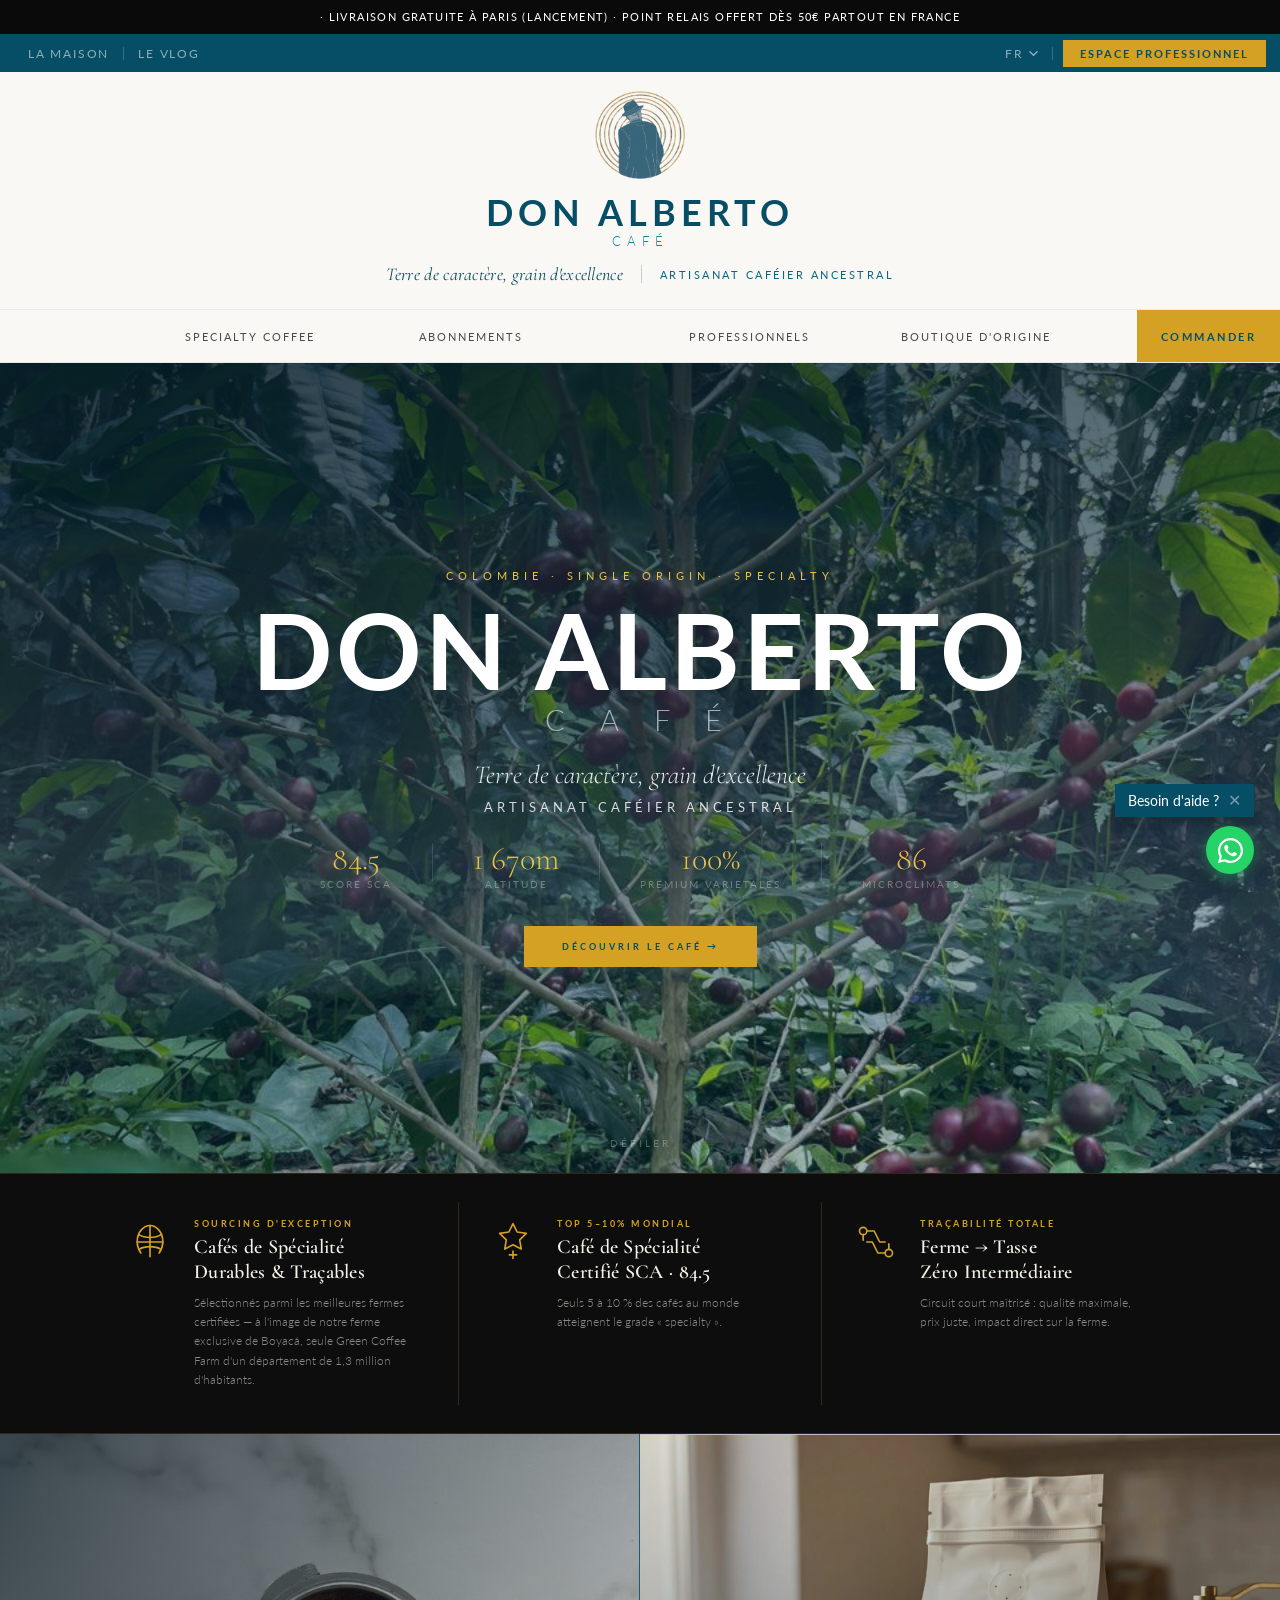
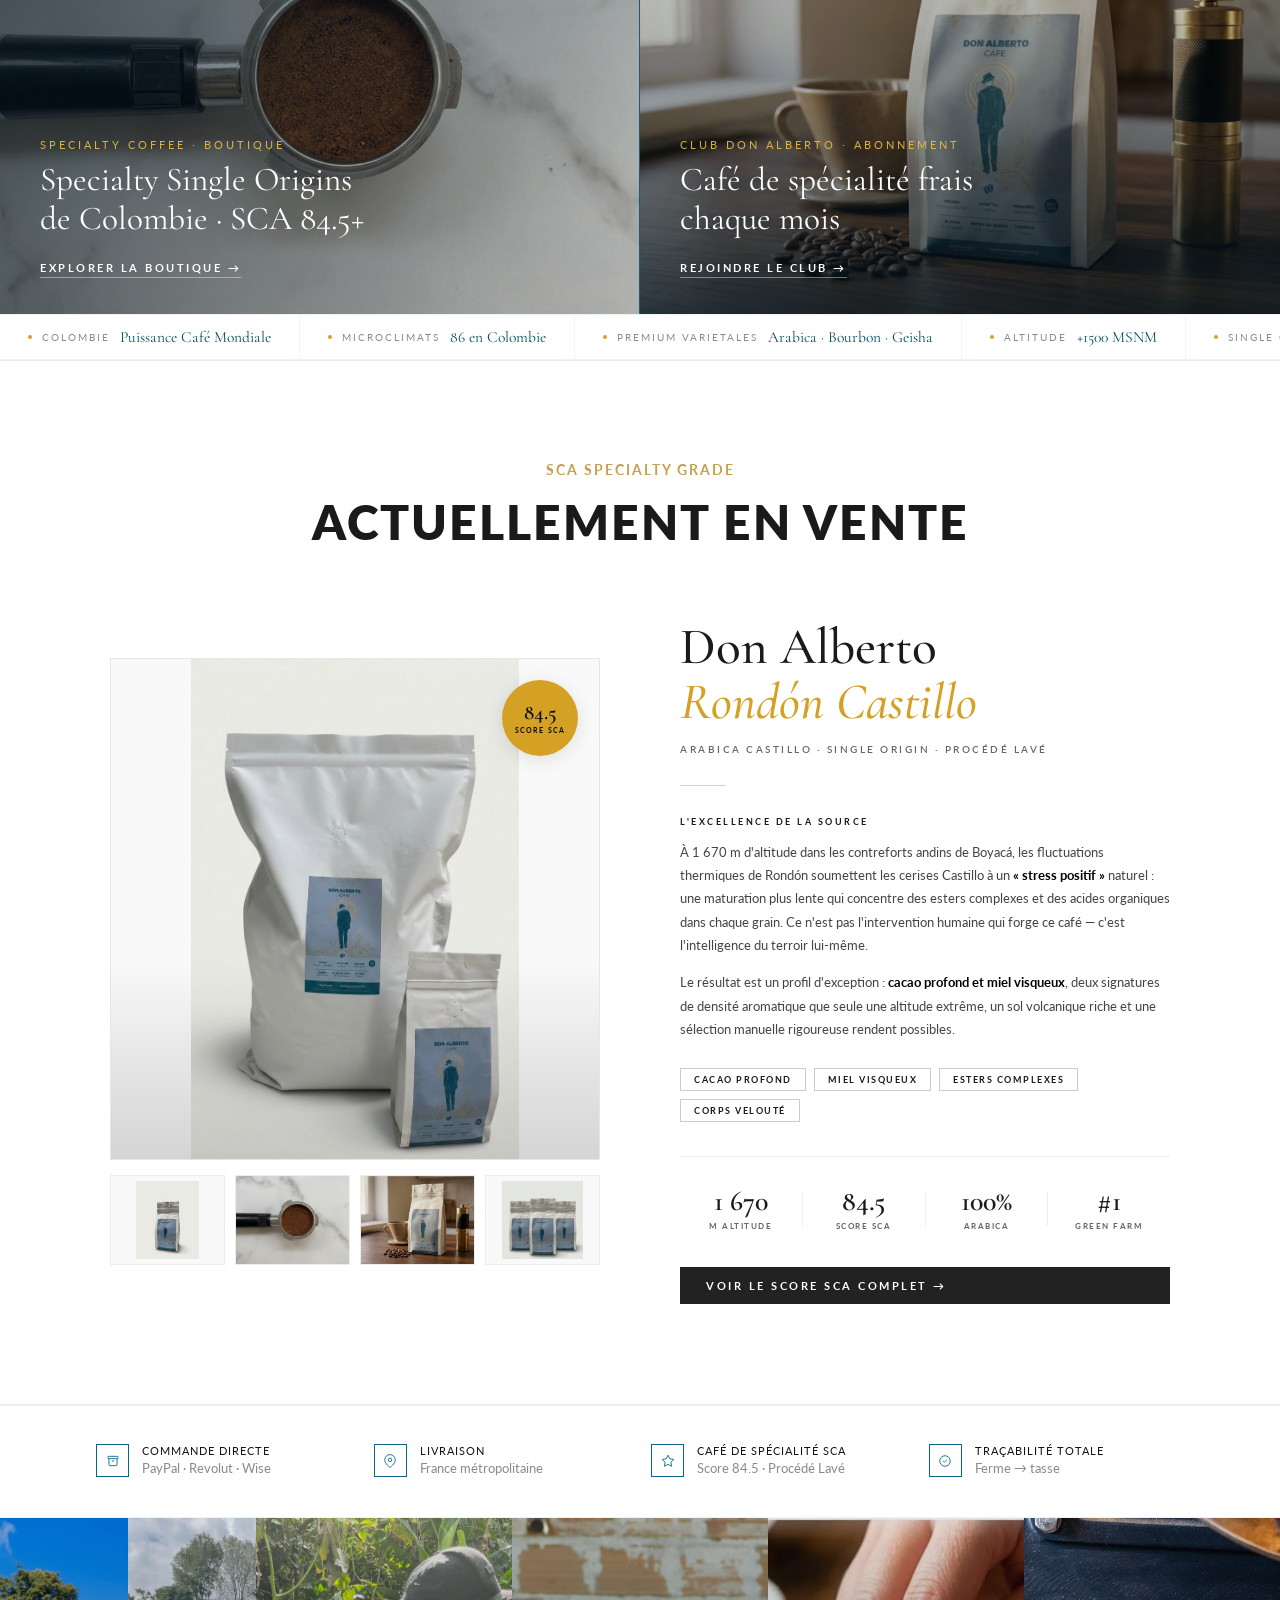
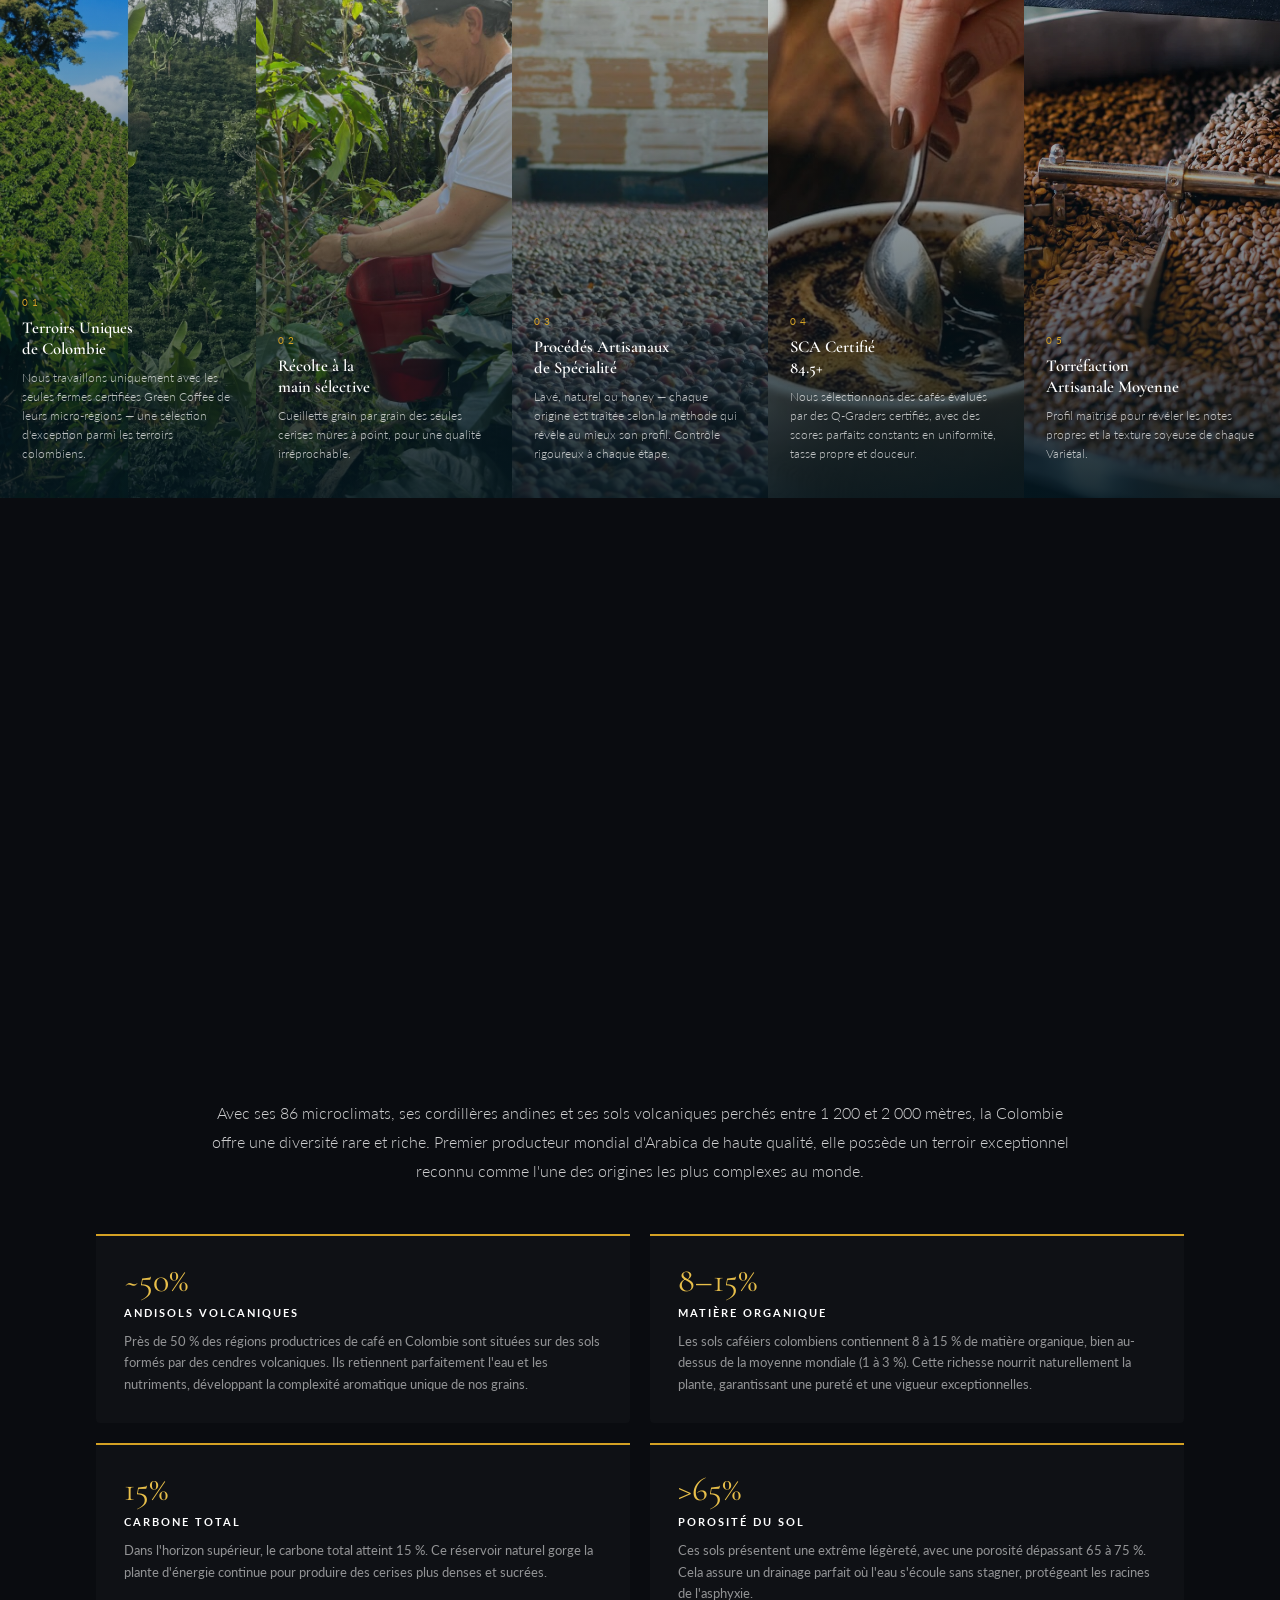
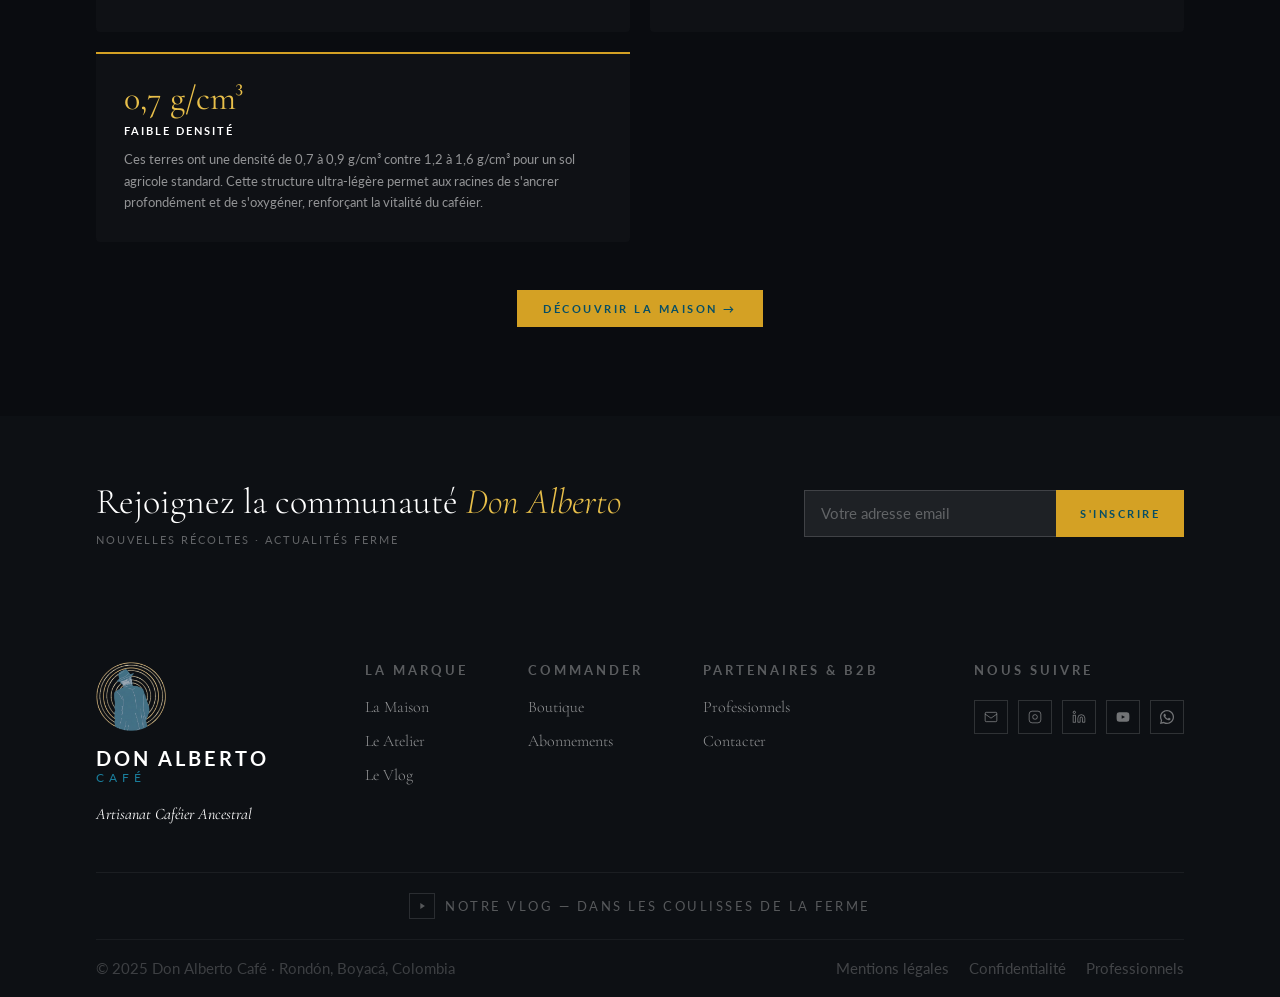
<file: index.html>
<!DOCTYPE html>
<html lang="fr">
<head>
<meta charset="UTF-8">
<meta name="viewport" content="width=device-width, initial-scale=1.0">
<title>Don Alberto Café — Specialty Coffee, Colombia · SCA 84.5</title>
  <link rel="canonical" href="https://donalberto.cafe/">
<meta name="description" content="Don Alberto Café — Café de spécialité Single Origin. Arabica Castillo, Colombie. Score SCA 84.5.">
<link rel="icon" type="image/png" href="logos/favicon.png">
<link rel="preconnect" href="https://fonts.googleapis.com">
<link href="https://fonts.googleapis.com/css2?family=Cormorant+Garamond:ital,wght@0,300;0,400;0,500;0,600;1,300;1,400;1,500&family=Lato:wght@300;400;700&display=swap" rel="stylesheet">
<link rel="stylesheet" href="da-styles.css">
</head>
<body>

<div id="site-header"></div>

<section class="hero" aria-label="Don Alberto Café — Specialty Coffee from Colombia">
  <video class="hero-video" autoplay muted loop playsinline poster="images/farm_cherries1.jpeg">
    <source src="videos/DA_Intro_Final.mp4" type="video/mp4">
    <img src="images/farm_cherries1.jpeg" alt="Don Alberto coffee farm" style="width:100%;height:100%;object-fit:cover;">
  </video>
  <div class="hero-overlay"></div>
  <div class="hero-content">
    <p class="hero-eyebrow" id="h-ey"> Colombie · Single Origin · Specialty</p>
    <h1 class="hero-title">DON ALBERTO<span id="h-sub">C A F É</span></h1>
    <p class="hero-slogan" id="h-sl">Terre de caractère, grain d'excellence</p>
    <p class="hero-craft" id="h-craft">ARTISANAT CAFÉIER ANCESTRAL</p>
    <div class="hero-stats">
      <div><div class="hstat-num">84.5</div><div class="hstat-lbl" id="s-sca">Score SCA</div></div>
      <div class="hero-hdiv"></div>
      <div><div class="hstat-num">1 670m</div><div class="hstat-lbl" id="s-alt">Altitude</div></div>
      <div class="hero-hdiv"></div>
      <div><div class="hstat-num">100%</div><div class="hstat-lbl" id="s-ara">Premium Varietales</div></div>
      <div class="hero-hdiv"></div>
      <div><div class="hstat-num">86</div><div class="hstat-lbl" id="s-stat4">Microclimats</div></div>
    </div>
    <div style="margin-top:36px;animation:fu .9s 1.1s both;">
<a href="boutique.html" id="hero-cta-btn" style="display:inline-flex;align-items:center;gap:10px;background:var(--gold);color:var(--teal-deep);padding:15px 38px;font-family:'Lato',sans-serif;font-size:9px;letter-spacing:3px;text-transform:uppercase;font-weight:700;border:none;cursor:pointer;text-decoration:none;transition:background .2s;">Découvrir le café →</a>    </div>
  </div>
  <div class="hero-scroll"><div class="scroll-line"></div><span id="s-scroll">Défiler</span></div>
</section>

<section class="hero-hooks">
  <div class="hh-inner">

    <div class="hh-item">
      <div class="hh-icon">
        <svg viewBox="0 0 48 48" fill="none" xmlns="http://www.w3.org/2000/svg">
          <path d="M24 6C18 6 10 12 10 24c0 5 2 9 4 12" stroke="currentColor" stroke-width="1.8" stroke-linecap="round"/>
          <path d="M24 6c6 0 14 6 14 18 0 5-2 9-4 12" stroke="currentColor" stroke-width="1.8" stroke-linecap="round"/>
          <path d="M24 6v34" stroke="currentColor" stroke-width="1.8" stroke-linecap="round"/>
          <path d="M10 24h28" stroke="currentColor" stroke-width="1.8" stroke-linecap="round"/>
          <path d="M12 16c3 2 7 3 12 3s9-1 12-3" stroke="currentColor" stroke-width="1.8" stroke-linecap="round"/>
          <path d="M12 32c3-2 7-3 12-3s9 1 12 3" stroke="currentColor" stroke-width="1.8" stroke-linecap="round"/>
        </svg>
      </div>
      <div class="hh-body">
        <div class="hh-tag" id="hh1-tag">Sourcing d'Exception</div>
        <div class="hh-title" id="hh1-title">Cafés de Spécialité<br>Durables & Traçables</div>
        <div class="hh-desc" id="hh1-desc">Sélectionnés parmi les meilleures fermes certifiées — à l'image de notre ferme exclusive de Boyacá, seule Green Coffee Farm d'un département de 1,3 million d'habitants.</div>
      </div>
    </div>

    <div class="hh-divider"></div>

    <div class="hh-item">
      <div class="hh-icon">
        <svg viewBox="0 0 48 48" fill="none" xmlns="http://www.w3.org/2000/svg">
          <path d="M24 4l4.5 9.1 10 1.5-7.2 7 1.7 10L24 27l-9 4.7 1.7-10L9.5 14.6l10-1.5L24 4z" stroke="currentColor" stroke-width="1.8" stroke-linejoin="round"/>
          <path d="M24 34v8M20 38h8" stroke="currentColor" stroke-width="1.8" stroke-linecap="round"/>
        </svg>
      </div>
      <div class="hh-body">
        <div class="hh-tag" id="hh2-tag">Top 5–10% Mondial</div>
        <div class="hh-title" id="hh2-title">Café de Spécialité<br>Certifié SCA · 84.5</div>
        <div class="hh-desc" id="hh2-desc">Seuls 5 à 10 % des cafés au monde atteignent le grade « specialty ».</div>
      </div>
    </div>

    <div class="hh-divider"></div>

    <div class="hh-item">
      <div class="hh-icon">
        <svg viewBox="0 0 48 48" fill="none" xmlns="http://www.w3.org/2000/svg">
          <circle cx="10" cy="12" r="4" stroke="currentColor" stroke-width="1.8"/>
          <circle cx="38" cy="36" r="4" stroke="currentColor" stroke-width="1.8"/>
          <path d="M14 12h8l6 12h6" stroke="currentColor" stroke-width="1.8" stroke-linecap="round" stroke-linejoin="round"/>
          <path d="M34 36h-8l-6-12H14" stroke="currentColor" stroke-width="1.8" stroke-linecap="round" stroke-linejoin="round"/>
          <path d="M10 16v6M38 32v-6" stroke="currentColor" stroke-width="1.8" stroke-linecap="round"/>
        </svg>
      </div>
      <div class="hh-body">
        <div class="hh-tag" id="hh3-tag">Traçabilité Totale</div>
        <div class="hh-title" id="hh3-title">Ferme → Tasse<br>Zéro Intermédiaire</div>
        <div class="hh-desc" id="hh3-desc">Circuit court maîtrisé : qualité maximale, prix juste, impact direct sur la ferme.</div>
      </div>
    </div>

  </div>
  <div class="hh-dots" id="hh-dots"></div>
</section>

<script>
(function(){
  const inner = document.querySelector('.hh-inner');
  const dotsEl = document.getElementById('hh-dots');
  if(!inner || !dotsEl) return;
  const items = inner.querySelectorAll('.hh-item');
  const n = items.length;
  let dots = [];
  for(let i=0;i<n;i++){
    const d = document.createElement('div');
    d.className = 'hh-dot' + (i===0?' active':'');
    d.onclick = ()=>{ inner.scrollTo({left: items[i].offsetLeft, behavior:'smooth'}); };
    dotsEl.appendChild(d);
    dots.push(d);
  }
  inner.addEventListener('scroll', ()=>{
    const idx = Math.round(inner.scrollLeft / inner.offsetWidth);
    dots.forEach((d,i)=>d.classList.toggle('active', i===idx));
  }, {passive:true});
})();
</script>

<style>
/* ── HERO HOOKS ───────────────────────────── */
.hero-hooks {
  background: #0d0d0d;
  border-top: 1px solid rgba(196,160,80,.18);
  border-bottom: 1px solid rgba(196,160,80,.18);
}
.hh-inner {
  display: flex;
  align-items: stretch;
  padding: 0 var(--page-pad);
}
.hh-item {
  flex: 1;
  display: flex;
  align-items: flex-start;
  gap: 22px;
  padding: 44px 32px;
  transition: background .25s;
}
.hh-item:hover { background: rgba(196,160,80,.04); }
.hh-icon {
  flex-shrink: 0;
  width: 44px;
  height: 44px;
  color: var(--gold, #c4a050);
  margin-top: 2px;
}
.hh-icon svg { width: 100%; height: 100%; }
.hh-body { display: flex; flex-direction: column; gap: 6px; }
.hh-tag {
  font-family: 'Lato', sans-serif;
  font-size: 9px;
  font-weight: 700;
  letter-spacing: 2.5px;
  text-transform: uppercase;
  color: var(--gold, #c4a050);
}
.hh-title {
  font-family: 'Cormorant Garamond', serif;
  font-size: 20px;
  font-weight: 600;
  line-height: 1.25;
  color: #f5f0e8;
  letter-spacing: .3px;
}
.hh-desc {
  font-family: 'Lato', sans-serif;
  font-size: 12px;
  font-weight: 300;
  line-height: 1.6;
  color: rgba(245,240,232,.55);
  margin-top: 2px;
}
.hh-divider {
  width: 1px;
  background: rgba(196,160,80,.2);
  margin: 28px 0;
  flex-shrink: 0;
}

@media (max-width: 860px) {
  .hero-hooks { position: relative; }
  .hh-inner {
    flex-direction: row;
    padding: 0;
    overflow-x: scroll;
    scroll-snap-type: x mandatory;
    scrollbar-width: none;
    -ms-overflow-style: none;
  }
  .hh-inner::-webkit-scrollbar { display: none; }
  .hh-item {
    flex: 0 0 100%;
    scroll-snap-align: start;
    padding: 32px 24px;
    gap: 18px;
  }
  .hh-divider { display: none; }
  .hh-title { font-size: 18px; }
  .hh-dots {
    display: flex;
    justify-content: center;
    gap: 8px;
    padding: 10px 0 14px;
    background: #0d0d0d;
    border-bottom: 1px solid rgba(196,160,80,.18);
  }
  .hh-dot {
    width: 7px; height: 7px;
    border-radius: 50%;
    background: rgba(196,160,80,.25);
    cursor: pointer;
    transition: background .2s, transform .2s;
  }
  .hh-dot.active { background: var(--gold, #c4a050); transform: scale(1.3); }
}
@media (min-width: 861px) {
  .hh-dots { display: none; }
}
</style>

<div class="home-panels">
  <a href="boutique.html" class="hp">
    <img class="hp-img" src="images/notre-cafe.png" alt="Specialty Coffee Don Alberto — Boutique" loading="lazy" onerror="this.style.display='none'">
    <div class="hp-ov"></div>
    <div class="hp-cnt">
      <div class="hp-ey" id="p1-ey">Specialty Coffee · Boutique</div>
      <div class="hp-ti" id="p1-ti">Rondón Castillo —<br>SCA 84.5 · Grain entier</div>
      <span class="hp-ct" id="p1-ct">Explorer la boutique →</span>
    </div>
  </a>
  <a href="club.html" class="hp">
    <img class="hp-img" src="images/coffee_kitchen_bg.png" alt="Club Don Alberto — Abonnement mensuel" loading="lazy" onerror="this.style.display='none'">
    <div class="hp-ov"></div>
    <div class="hp-cnt">
      <div class="hp-ey" id="p2-ey">Club Don Alberto · Abonnement</div>
      <div class="hp-ti" id="p2-ti">Café de spécialité frais<br>chaque mois</div>
      <span class="hp-ct" id="p2-ct">Rejoindre le Club →</span>
    </div>
  </a>
</div>

<div class="attrs-strip">
  <div class="attrs-track">
    </div>
</div>

<section class="product-section" id="produit">
  <div style="text-align: center; margin-bottom: 70px;">
    <div style="font-family: 'Lato', sans-serif; font-size: 14px; color: #c4a050; margin-bottom: 15px; text-transform: uppercase; font-weight: 700; letter-spacing: 2px;" data-i18n="prod_grade">SCA Specialty Grade</div>
    <h2 style="font-family: 'Lato', sans-serif; font-size: 48px; font-weight: 800; color: #1a1a1a; text-transform: uppercase; margin: 0; letter-spacing: 2px;" data-i18n="prod_en_vente">Actuellement en Vente</h2>
  </div>

  <div class="prod-inner">

    <div class="prod-visual reveal">
      <div class="prod-img-frame">
        <img src="images/Prod_Both_Formats.png" alt="Don Alberto Café — Formats" class="prod-main-img">
        <div class="prod-img-overlay"></div>
      </div>
      <div class="prod-badge">
        <div class="prod-badge-score">84.5</div>
        <div class="prod-badge-lbl">Score SCA</div>
      </div>

      <div class="prod-gallery">
        <div class="pg-item"><img src="images/Prod_250_gr.png" alt="250g" class="pg-contain"></div>
        <div class="pg-item"><img src="images/notre-cafe.png" alt="Notre Cafe"></div>
        <div class="pg-item"><img src="images/coffee_kitchen_bg.png" alt="Kitchen Setup"></div>
        <div class="pg-item"><img src="images/Prod_3_pack.png" alt="3 Pack" class="pg-contain"></div>
      </div>
    </div>

    <div class="prod-content reveal">
      <h2 class="prod-title">Don Alberto<br><em>Rondón Castillo</em></h2>
      <p class="prod-subtitle">Arabica Castillo · Single Origin · Procédé Lavé</p>

      <div class="prod-divider"></div>

      <div class="prod-quality-label" data-i18n="qlabel">L'Excellence de la Source</div>
      <p class="prod-desc" data-i18n="prod_p1">
        À 1&nbsp;670&nbsp;m d'altitude dans les contreforts andins de Boyacá, les fluctuations thermiques de Rondón soumettent les cerises Castillo à un <strong>« stress positif »</strong> naturel : une maturation plus lente qui concentre des esters complexes et des acides organiques dans chaque grain. Ce n'est pas l'intervention humaine qui forge ce café — c'est l'intelligence du terroir lui-même.
      </p>
      <p class="prod-desc" style="margin-top:14px;" data-i18n="prod_p2">
        Le résultat est un profil d'exception : <strong>cacao profond et miel visqueux</strong>, deux signatures de densité aromatique que seule une altitude extrême, un sol volcanique riche et une sélection manuelle rigoureuse rendent possibles.
      </p>

      <div class="prod-flavors">
        <span class="prod-flavor" data-i18n="prod_f1">Cacao Profond</span>
        <span class="prod-flavor" data-i18n="prod_f2">Miel Visqueux</span>
        <span class="prod-flavor" data-i18n="prod_f3">Esters Complexes</span>
        <span class="prod-flavor" data-i18n="prod_f4">Corps Velouté</span>
      </div>

      <div class="prod-stats">
        <div class="pstat">
          <div class="pstat-val">1&nbsp;670</div>
          <div class="pstat-lbl" data-i18n="prod_alt_lbl">m Altitude</div>
        </div>
        <div class="pstat-div"></div>
        <div class="pstat">
          <div class="pstat-val">84.5</div>
          <div class="pstat-lbl">Score SCA</div>
        </div>
        <div class="pstat-div"></div>
        <div class="pstat">
          <div class="pstat-val">100%</div>
          <div class="pstat-lbl">Arabica</div>
        </div>
        <div class="pstat-div"></div>
        <div class="pstat">
          <div class="pstat-val">#1</div>
          <div class="pstat-lbl">Green Farm</div>
        </div>
      </div>

      <a href="boutique.html#score" class="btn-primary" id="prod-cta" style="margin-top:36px;display:inline-flex;background:#222;color:#fff;border-color:#222;" data-i18n="qcta">
        Voir le score SCA complet →
      </a>
    </div>

  </div>
</section>

<div class="trust-bar">
  <div class="trust-grid">
    <div class="trust-item reveal">
      <div class="trust-icon"><svg viewBox="0 0 24 24" fill="none" stroke="currentColor" stroke-width="1.5"><path d="M5 8h14M5 8a2 2 0 110-4h14a2 2 0 110 4M5 8v10a2 2 0 002 2h10a2 2 0 002-2V8m-9 4h4"/></svg></div>
      <div><div class="trust-h" id="t1h">Commande directe</div><div class="trust-d" id="t1d">PayPal · Revolut · Wise</div></div>
    </div>
    <div class="trust-item reveal">
      <div class="trust-icon"><svg viewBox="0 0 24 24" fill="none" stroke="currentColor" stroke-width="1.5"><path d="M21 10c0 7-9 13-9 13s-9-6-9-13a9 9 0 0118 0z"/><circle cx="12" cy="10" r="3"/></svg></div>
      <div><div class="trust-h" id="t2h">Livraison internationale</div><div class="trust-d" id="t2d">France, Europe &amp; monde</div></div>
    </div>
    <div class="trust-item reveal">
      <div class="trust-icon"><svg viewBox="0 0 24 24" fill="none" stroke="currentColor" stroke-width="1.5"><path d="M12 2l3.09 6.26L22 9.27l-5 4.87 1.18 6.88L12 17.77l-6.18 3.25L7 14.14 2 9.27l6.91-1.01L12 2z"/></svg></div>
      <div><div class="trust-h" id="t3h">Café de spécialité SCA</div><div class="trust-d" id="t3d">Score 84.5 · Procédé Lavé</div></div>
    </div>
    <div class="trust-item reveal">
      <div class="trust-icon"><svg viewBox="0 0 24 24" fill="none" stroke="currentColor" stroke-width="1.5"><path d="M9 12l2 2 4-4m6 2a9 9 0 11-18 0 9 9 0 0118 0z"/></svg></div>
      <div><div class="trust-h" id="t4h">Traçabilité totale</div><div class="trust-d" id="t4d">Ferme → tasse</div></div>
    </div>
  </div>
</div>

<section class="journey-section">
  <div class="jv-grid">
    <div class="jv-panel reveal">
      <img src="images/Terroirs_unicos.png" alt="Terroirs Únicos de Colombie" class="jv-img">
      <div class="jv-overlay"></div>
      <div class="jv-content">
        <span class="jv-num">01</span>
        <div class="journey-title" id="jt1"></div>
        <div class="journey-desc" id="jd1"></div>
      </div>
    </div>
    <div class="jv-panel reveal">
      <img src="images/harvest_man2.jpeg" alt="Cosecha manual" class="jv-img">
      <div class="jv-overlay"></div>
      <div class="jv-content">
        <span class="jv-num">02</span>
        <div class="journey-title" id="jt2"></div>
        <div class="journey-desc" id="jd2"></div>
      </div>
    </div>
    <div class="jv-panel reveal">
      <img src="images/Cafe natural.jpg" alt="Procédés artisanaux" class="jv-img">
      <div class="jv-overlay"></div>
      <div class="jv-content">
        <span class="jv-num">03</span>
        <div class="journey-title" id="jt3"></div>
        <div class="journey-desc" id="jd3"></div>
      </div>
    </div>
    <div class="jv-panel reveal">
      <img src="images/cupping.png" alt="Certification SCA" class="jv-img">
      <div class="jv-overlay"></div>
      <div class="jv-content">
        <span class="jv-num">04</span>
        <div class="journey-title" id="jt4"></div>
        <div class="journey-desc" id="jd4"></div>
      </div>
    </div>
    <div class="jv-panel reveal">
      <img src="images/Coffee_Roasting.webp" alt="Torréfaction artisanale" class="jv-img">
      <div class="jv-overlay"></div>
      <div class="jv-content">
        <span class="jv-num">05</span>
        <div class="journey-title" id="jt5"></div>
        <div class="journey-desc" id="jd5"></div>
      </div>
    </div>
  </div>
</section>


<section class="colombia-section" id="colombia">
  <div class="col-header reveal">
    <div class="section-label center light" id="col-label">Le café premium mondial récolté en continu</div>
    <h2 class="h2 light" id="col-h2">Colombie - <em>1er Producteur de Café Premium</em></h2>
  </div>

  <div class="col-images reveal">
    <img src="images/boyaca-landscapes.jpg" alt="Boyacá Landscapes" class="active">
    <img src="images/Colombian Mountains.jpg" alt="Colombian Mountains">
    <img src="images/agua-montanas-boyaca.jpeg" alt="Boyacá Waterfalls">
    <img src="images/Colombian Landscapes.png" alt="Colombian Flora">
  </div>

  <div class="col-body reveal">
    <p class="body-text light" id="col-p1">Avec ses 86 microclimats, ses cordillères andines et ses sols volcaniques perchés entre 1 200 et 2 000 mètres, la Colombie offre une diversité rare et riche. Premier producteur mondial d'Arabica de haute qualité, elle possède un terroir exceptionnel reconnu comme l'une des origines les plus complexes au monde.</p>

    <div class="col-cards-wrapper">
      <button class="col-arr prev" onclick="moveColCards(-1)">❮</button>
      
      <div class="col-cards-viewport">
        <div class="col-cards" id="col-cards-track">
          <div class="ccard">
            <div class="ccard-val" id="cs1-val">~50%</div>
            <div class="ccard-tit" id="cs1-lbl">Andisols Volcaniques</div>
            <div class="ccard-desc" id="cs1-desc">Près de 50 % des régions productrices de café en Colombie sont situées sur des sols formés par des cendres volcaniques. Ils retiennent parfaitement l'eau et les nutriments, développant la complexité aromatique unique de nos grains.</div>
          </div>
          <div class="ccard">
            <div class="ccard-val" id="cs2-val">8–15%</div>
            <div class="ccard-tit" id="cs2-lbl">Matière Organique</div>
            <div class="ccard-desc" id="cs2-desc">Les sols caféiers colombiens contiennent 8 à 15 % de matière organique, bien au-dessus de la moyenne mondiale (1 à 3 %). Cette richesse nourrit naturellement la plante, garantissant une pureté et une vigueur exceptionnelles.</div>
          </div>
          <div class="ccard">
            <div class="ccard-val" id="cs3-val">15%</div>
            <div class="ccard-tit" id="cs3-lbl">Carbone Total</div>
            <div class="ccard-desc" id="cs3-desc">Dans l'horizon supérieur, le carbone total atteint 15 %. Ce réservoir naturel gorge la plante d'énergie continue pour produire des cerises plus denses et sucrées.</div>
          </div>
          <div class="ccard">
            <div class="ccard-val" id="cs4-val">&gt;65%</div>
            <div class="ccard-tit" id="cs4-lbl">Porosité du Sol</div>
            <div class="ccard-desc" id="cs4-desc">Ces sols présentent une extrême légèreté, avec une porosité dépassant 65 à 75 %. Cela assure un drainage parfait où l'eau s'écoule sans stagner, protégeant les racines de l'asphyxie.</div>
          </div>
          <div class="ccard" style="grid-column: auto;">
            <div class="ccard-val" id="cs5-val">0,7 g/cm³</div>
            <div class="ccard-tit" id="cs5-lbl">Faible Densité</div>
            <div class="ccard-desc" id="cs5-desc">Ces terres ont une densité de 0,7 à 0,9 g/cm³ contre 1,2 à 1,6 g/cm³ pour un sol agricole standard. Cette structure ultra-légère permet aux racines de s'ancrer profondément et de s'oxygéner, renforçant la vitalité du caféier.</div>
          </div>
        </div>
      </div>

      <button class="col-arr next" onclick="moveColCards(1)">❯</button>
    </div>

    <div style="margin-top:48px;">
      <a href="maison.html" class="btn-gold" id="col-cta">Découvrir La Maison →</a>
    </div>
  </div>
</section>

<script>
  // 1. Auto-Fade Colombia Images
  let colImgIdx = 0;
  setInterval(() => {
    const imgs = document.querySelectorAll('.col-images img');
    if(window.innerWidth > 780 || imgs.length === 0) return; // Only animate on mobile
    imgs.forEach(img => img.classList.remove('active'));
    colImgIdx = (colImgIdx + 1) % imgs.length;
    imgs[colImgIdx].classList.add('active');
  }, 4000); // Changes image every 4 seconds

  // 2. Text Cards Arrow Navigation
  let colCardIdx = 0;
  function moveColCards(dir) {
    const track = document.getElementById('col-cards-track');
    const cards = document.querySelectorAll('.ccard');
    if(!track || cards.length === 0) return;

    const cardWidth = cards[0].offsetWidth;
    const trackWidth = track.parentElement.offsetWidth;
    const cardsPerView = Math.round(trackWidth / cardWidth);
    const maxIdx = cards.length - cardsPerView;

    colCardIdx += dir;
    if(colCardIdx < 0) colCardIdx = 0;
    if(colCardIdx > maxIdx) colCardIdx = maxIdx;

    track.style.transform = `translateX(-${colCardIdx * cardWidth}px)`;
  }

  // Reset slider position if user rotates phone to landscape/desktop
  window.addEventListener('resize', () => {
    if(window.innerWidth > 780) {
      const track = document.getElementById('col-cards-track');
      if(track) track.style.transform = 'translateX(0)';
      colCardIdx = 0;
    }
  });
</script>

<style>
/* ── PRODUCT SECTION ───────────────────────────── */
.product-section {
  background: #ffffff;
  border-top: 1px solid rgba(0,0,0,.08);
  border-bottom: 1px solid rgba(0,0,0,.08);
  padding: 100px 0;
}
.prod-inner {
  max-width: 1180px;
  margin: 0 auto;
  padding: 0 60px;
  display: grid;
  grid-template-columns: 1fr 1fr;
  gap: 80px;
  align-items: center;
}

/* Visual column */
.prod-visual { position: relative; }
.prod-img-frame {
  position: relative;
  overflow: hidden;
  border: 1px solid rgba(0,0,0,.08);
  background: #f9f9f9;
}
.prod-main-img {
  width: 100%;
  height: 500px;
  object-fit: contain;
  object-position: center;
  display: block;
  mix-blend-mode: multiply;
  transition: transform .7s cubic-bezier(.25,.46,.45,.94);
}
.prod-img-frame:hover .prod-main-img {
  transform: scale(1.04);
}
.prod-img-overlay {
  position: absolute;
  inset: 0;
  background: linear-gradient(to top, rgba(0,0,0,.15) 0%, transparent 40%);
  pointer-events: none;
}
.prod-badge {
  position: absolute;
  top: 22px;
  right: 22px;
  background: var(--gold, #c4a050);
  color: #0d0d0d;
  width: 76px;
  height: 76px;
  border-radius: 50%;
  display: flex;
  flex-direction: column;
  align-items: center;
  justify-content: center;
  text-align: center;
  box-shadow: 0 4px 20px rgba(0,0,0,.1);
}
.prod-badge-score {
  font-family: 'Cormorant Garamond', serif;
  font-size: 21px;
  font-weight: 600;
  line-height: 1;
}
.prod-badge-lbl {
  font-family: 'Lato', sans-serif;
  font-size: 7px;
  font-weight: 700;
  letter-spacing: 1.2px;
  text-transform: uppercase;
  margin-top: 3px;
}

.prod-gallery {
  display: grid;
  grid-template-columns: repeat(4, 1fr);
  gap: 10px;
  margin-top: 15px;
}
.pg-item {
  background: #f9f9f9;
  border: 1px solid rgba(0,0,0,.05);
  height: 90px;
  display: flex;
  align-items: center;
  justify-content: center;
  overflow: hidden;
  cursor: pointer;
  transition: border-color .2s;
}
.pg-item:hover { border-color: rgba(0,0,0,.3); }
.pg-item img {
  width: 100%;
  height: 100%;
  object-fit: cover;
  mix-blend-mode: multiply;
}
.pg-item img.pg-contain {
  object-fit: contain;
  padding: 5px;
}

/* Content column */
.prod-content { display: flex; flex-direction: column; }
.prod-title {
  font-family: 'Cormorant Garamond', serif;
  font-size: clamp(38px, 4vw, 56px);
  font-weight: 500;
  line-height: 1.08;
  color: #1a1a1a;
  margin: 0;
}
.prod-title em {
  font-style: italic;
  color: var(--gold, #c4a050);
}
.prod-subtitle {
  font-family: 'Lato', sans-serif;
  font-size: 10px;
  font-weight: 600;
  letter-spacing: 2.5px;
  text-transform: uppercase;
  color: #666;
  margin-top: 12px;
}
.prod-divider {
  width: 46px;
  height: 1px;
  background: #1a1a1a;
  margin: 30px 0;
  opacity: .2;
}
.prod-quality-label {
  font-family: 'Lato', sans-serif;
  font-size: 9px;
  font-weight: 700;
  letter-spacing: 2.5px;
  text-transform: uppercase;
  color: #1a1a1a;
  margin-bottom: 14px;
}
.prod-desc {
  font-family: 'Lato', sans-serif;
  font-size: 13px;
  font-weight: 400;
  line-height: 1.8;
  color: #444;
  margin: 0;
}
.prod-desc strong { color: #000; font-weight: 700; }

.prod-flavors {
  display: flex;
  flex-wrap: wrap;
  gap: 8px;
  margin-top: 26px;
}
.prod-flavor {
  font-family: 'Lato', sans-serif;
  font-size: 9px;
  font-weight: 700;
  letter-spacing: 1.5px;
  text-transform: uppercase;
  color: #1a1a1a;
  padding: 5px 13px;
  border: 1px solid #ccc;
  transition: border-color .2s;
}
.prod-flavor:hover {
  border-color: #1a1a1a;
}

.prod-stats {
  display: flex;
  align-items: center;
  margin-top: 34px;
  padding-top: 30px;
  border-top: 1px solid #eee;
}
.pstat { flex: 1; text-align: center; }
.pstat-val {
  font-family: 'Cormorant Garamond', serif;
  font-size: 28px;
  font-weight: 600;
  color: #1a1a1a;
  line-height: 1;
}
.pstat-lbl {
  font-family: 'Lato', sans-serif;
  font-size: 8px;
  font-weight: 700;
  letter-spacing: 1.5px;
  text-transform: uppercase;
  color: #666;
  margin-top: 6px;
}
.pstat-div {
  width: 1px;
  height: 34px;
  background: #eee;
  flex-shrink: 0;
}

@media (max-width: 920px) {
  .prod-inner {
    grid-template-columns: 1fr;
    gap: 44px;
    padding: 0 28px;
  }
  .product-section { padding: 64px 0; }
}
@media (max-width: 480px) {
  .prod-flavors { gap: 6px; }
  .pstat-val { font-size: 22px; }
  .prod-gallery { grid-template-columns: repeat(2, 1fr); }
}
</style>

<section class="nl-section">
  <div class="nl-text">
    <h2 id="nl-h">Rejoignez la communauté <em>Don Alberto</em></h2>
    <p id="nl-p">Nouvelles récoltes · Actualités ferme · FR · EN · ES</p>
  </div>
<form class="nl-form" action="https://tally.so/r/kdRxKZ" method="GET" target="_blank">
  <input type="email" name="email" class="nl-input" id="nl-input" placeholder="Votre adresse email" required autocomplete="email">
  <button type="submit" class="nl-submit" id="nl-btn">S'inscrire</button>
</form>
</section>
<div id="site-footer"></div>
<script src="da-shell.js"></script>
</body>
</html>
</file>
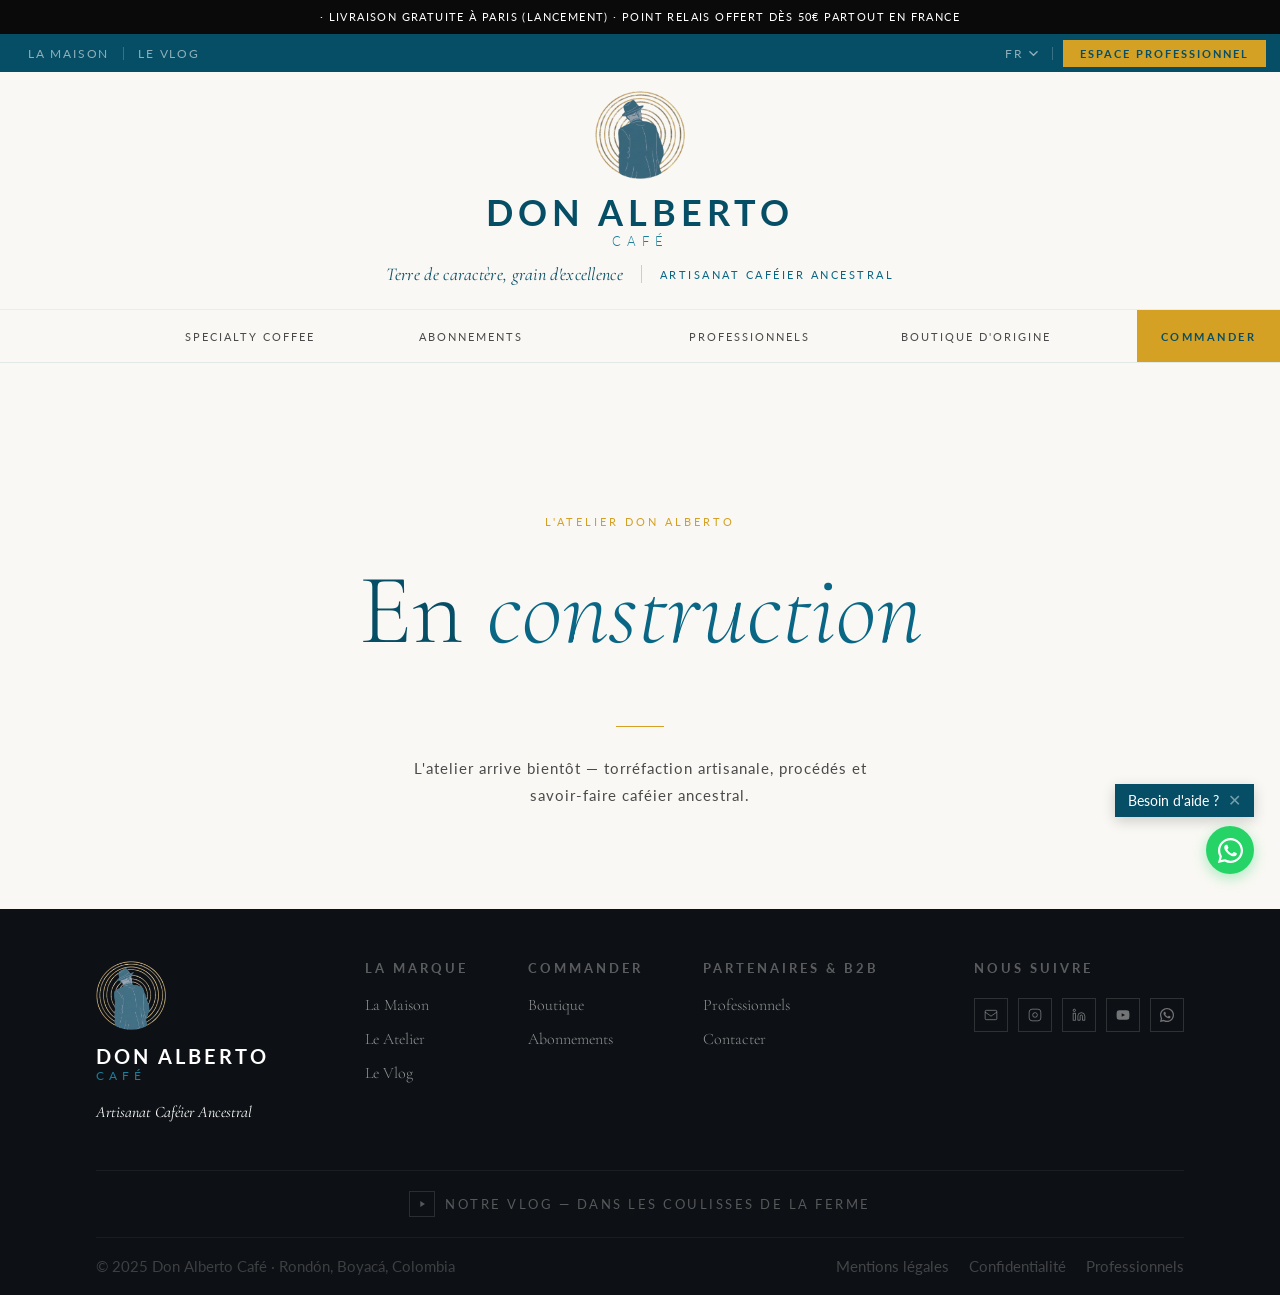
<file: atelier.html>
<!DOCTYPE html>
<html lang="fr">
<head>
<meta charset="UTF-8">
<meta name="viewport" content="width=device-width, initial-scale=1.0">
<title>L'Atelier — Don Alberto Café · Torréfaction Artisanale · Boyacá Colombia</title>
  <link rel="canonical" href="https://donalberto.cafe/atelier.html">
<meta name="description" content="L'Atelier Don Alberto — Torréfaction artisanale et procédés de spécialité depuis Boyacá, Colombie.">
<link rel="icon" type="image/png" href="logos/favicon.png">
<link rel="preconnect" href="https://fonts.googleapis.com">
<link href="https://fonts.googleapis.com/css2?family=Cormorant+Garamond:ital,wght@0,300;0,400;0,500;0,600;1,300;1,400;1,500&family=Lato:wght@300;400;700&display=swap" rel="stylesheet">
<link rel="stylesheet" href="da-styles.css">
<style>
.wip-section {
  min-height: 60vh;
  display: flex;
  flex-direction: column;
  align-items: center;
  justify-content: center;
  text-align: center;
  padding: calc(var(--promo-h,34px) + var(--util-h,38px) + 80px) var(--page-pad) 100px;
  background: var(--cream);
}
.wip-label {
  font-family: 'Lato', sans-serif;
  font-size: 11px;
  letter-spacing: 3px;
  text-transform: uppercase;
  color: var(--gold);
  margin-bottom: 28px;
}
.wip-title {
  font-family: 'Cormorant Garamond', serif;
  font-size: clamp(52px, 8vw, 100px);
  font-weight: 300;
  color: var(--teal-deep);
  line-height: 1.1;
  margin-bottom: 32px;
}
.wip-title em { font-style: italic; color: var(--teal); }
.wip-sub {
  font-family: 'Lato', sans-serif;
  font-size: 15px;
  color: var(--mid);
  letter-spacing: 1px;
  max-width: 480px;
  line-height: 1.8;
}
.wip-divider { width: 48px; height: 1px; background: var(--gold); margin: 28px auto; }
</style>
</head>
<body class="page-atelier">

<div id="site-header"></div>

<section class="wip-section">
  <div class="wip-label" id="wip-label">L'Atelier Don Alberto</div>
  <h1 class="wip-title" id="wip-title">En <em>construction</em></h1>
  <div class="wip-divider"></div>
  <p class="wip-sub" id="wip-sub">L'atelier arrive bientôt — torréfaction artisanale, procédés et savoir-faire caféier ancestral.</p>
</section>

<div id="site-footer"></div>

<script src="da-shell.js"></script>
<script>
document.addEventListener('DOMContentLoaded', function() {
  var t = {
    fr: { label:'L\'Atelier Don Alberto', title:'En <em>construction</em>', sub:'L\'atelier arrive bientôt — torréfaction artisanale, procédés et savoir-faire caféier ancestral.' },
    en: { label:'The Don Alberto Atelier', title:'Under <em>construction</em>', sub:'The atelier is coming soon — artisan roasting, processes and ancestral coffee craftsmanship.' },
    es: { label:'El Atelier Don Alberto', title:'En <em>construcción</em>', sub:'El atelier llega pronto — tostión artesanal, procesos y arte cafetalero ancestral.' }
  };
  function applyWip(lang) {
    var l = t[lang] || t.fr;
    var lbl = document.getElementById('wip-label'); if(lbl) lbl.textContent = l.label;
    var ttl = document.getElementById('wip-title'); if(ttl) ttl.innerHTML = l.title;
    var sub = document.getElementById('wip-sub'); if(sub) sub.textContent = l.sub.replace(/<[^>]+>/g,'');
  }
  var orig = window.setLang;
  window.setLang = function(lang) { if(orig) orig(lang); applyWip(lang); };
  applyWip(localStorage.getItem('da_lang') || 'fr');
});
</script>
</body>
</html>
</file>
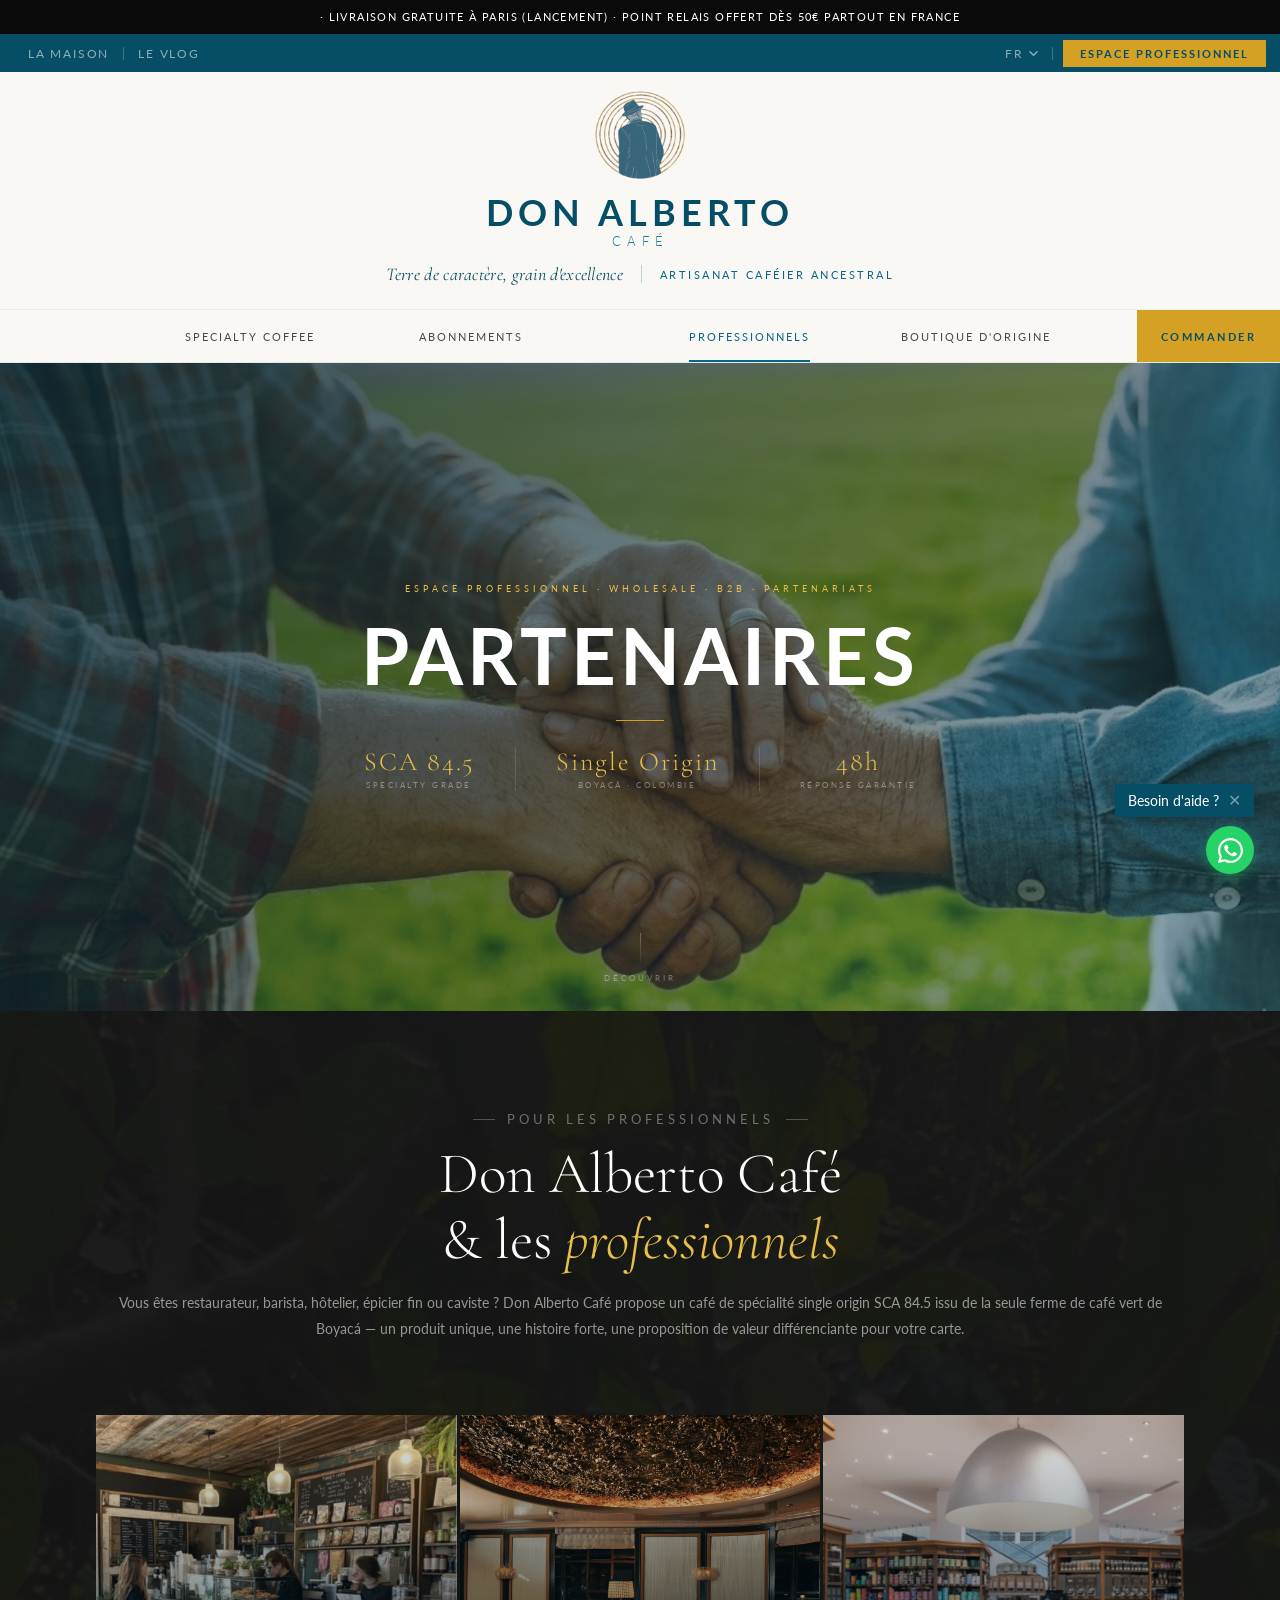
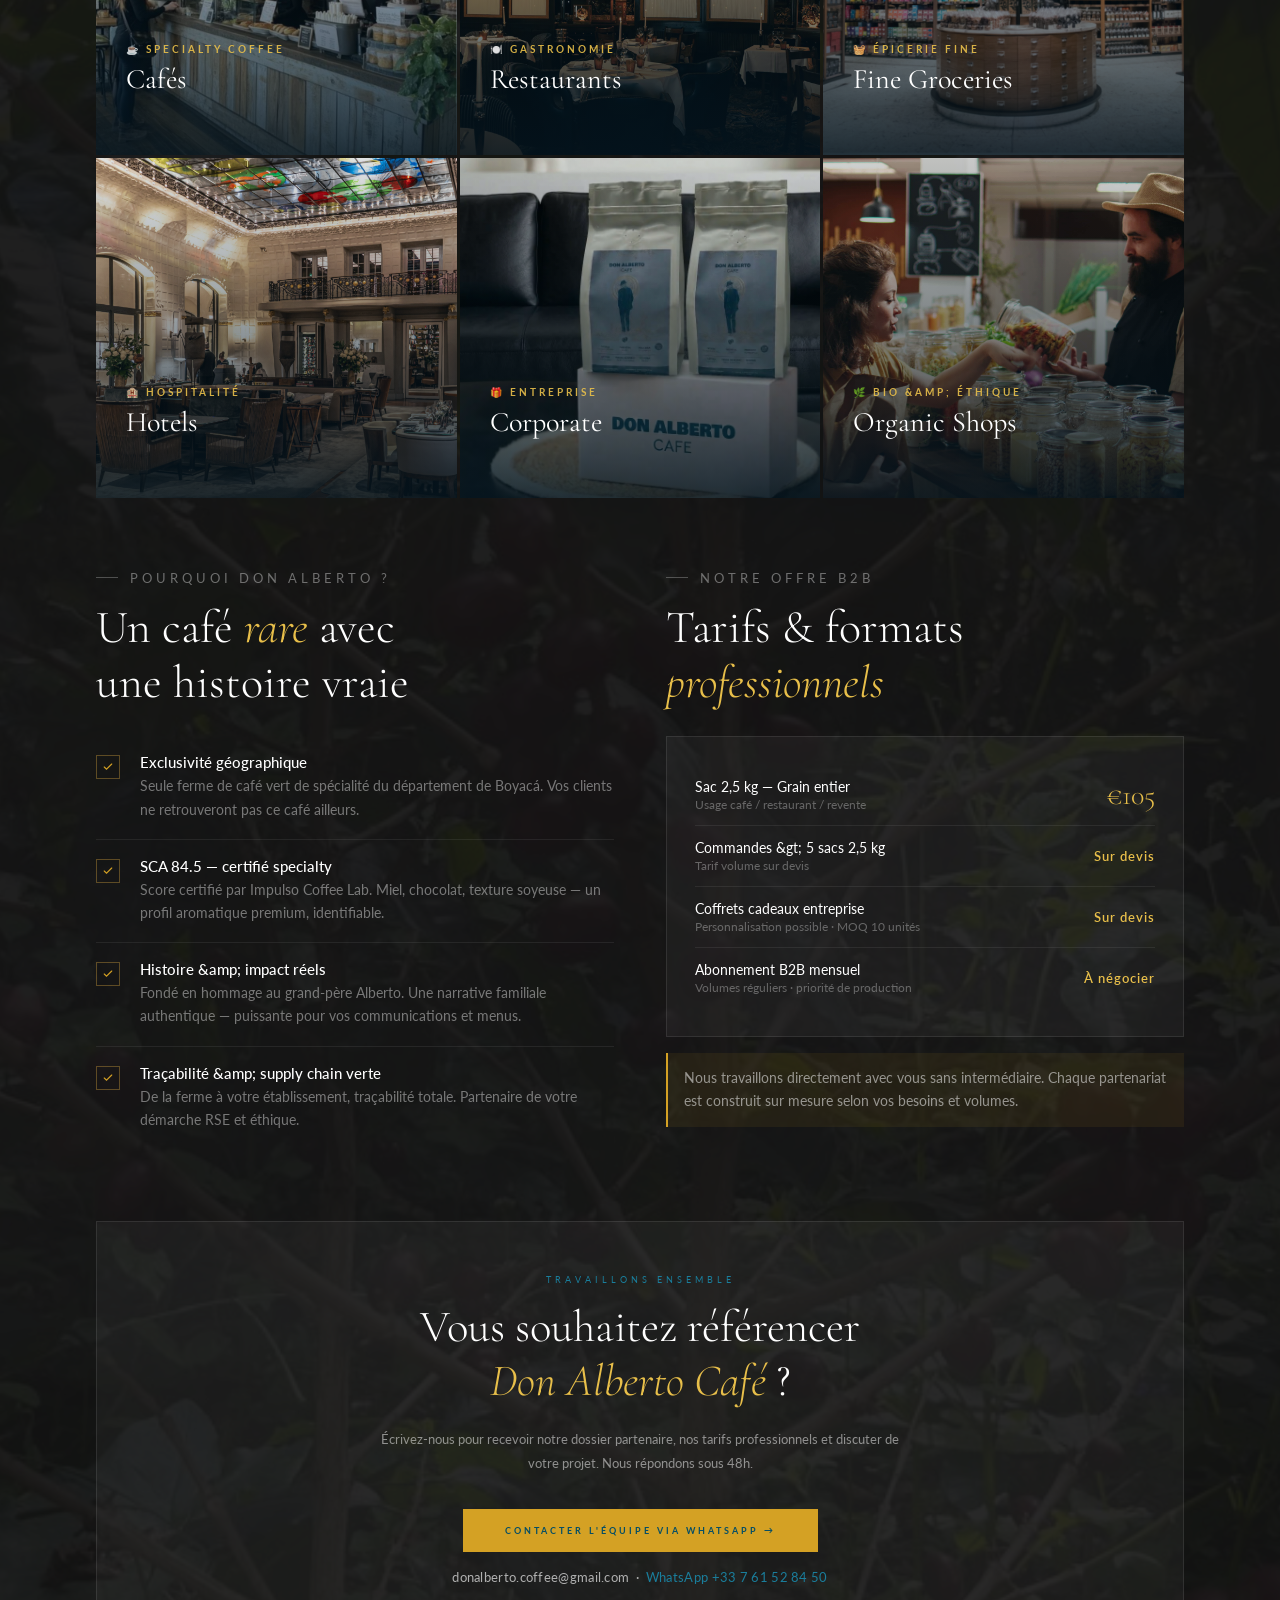
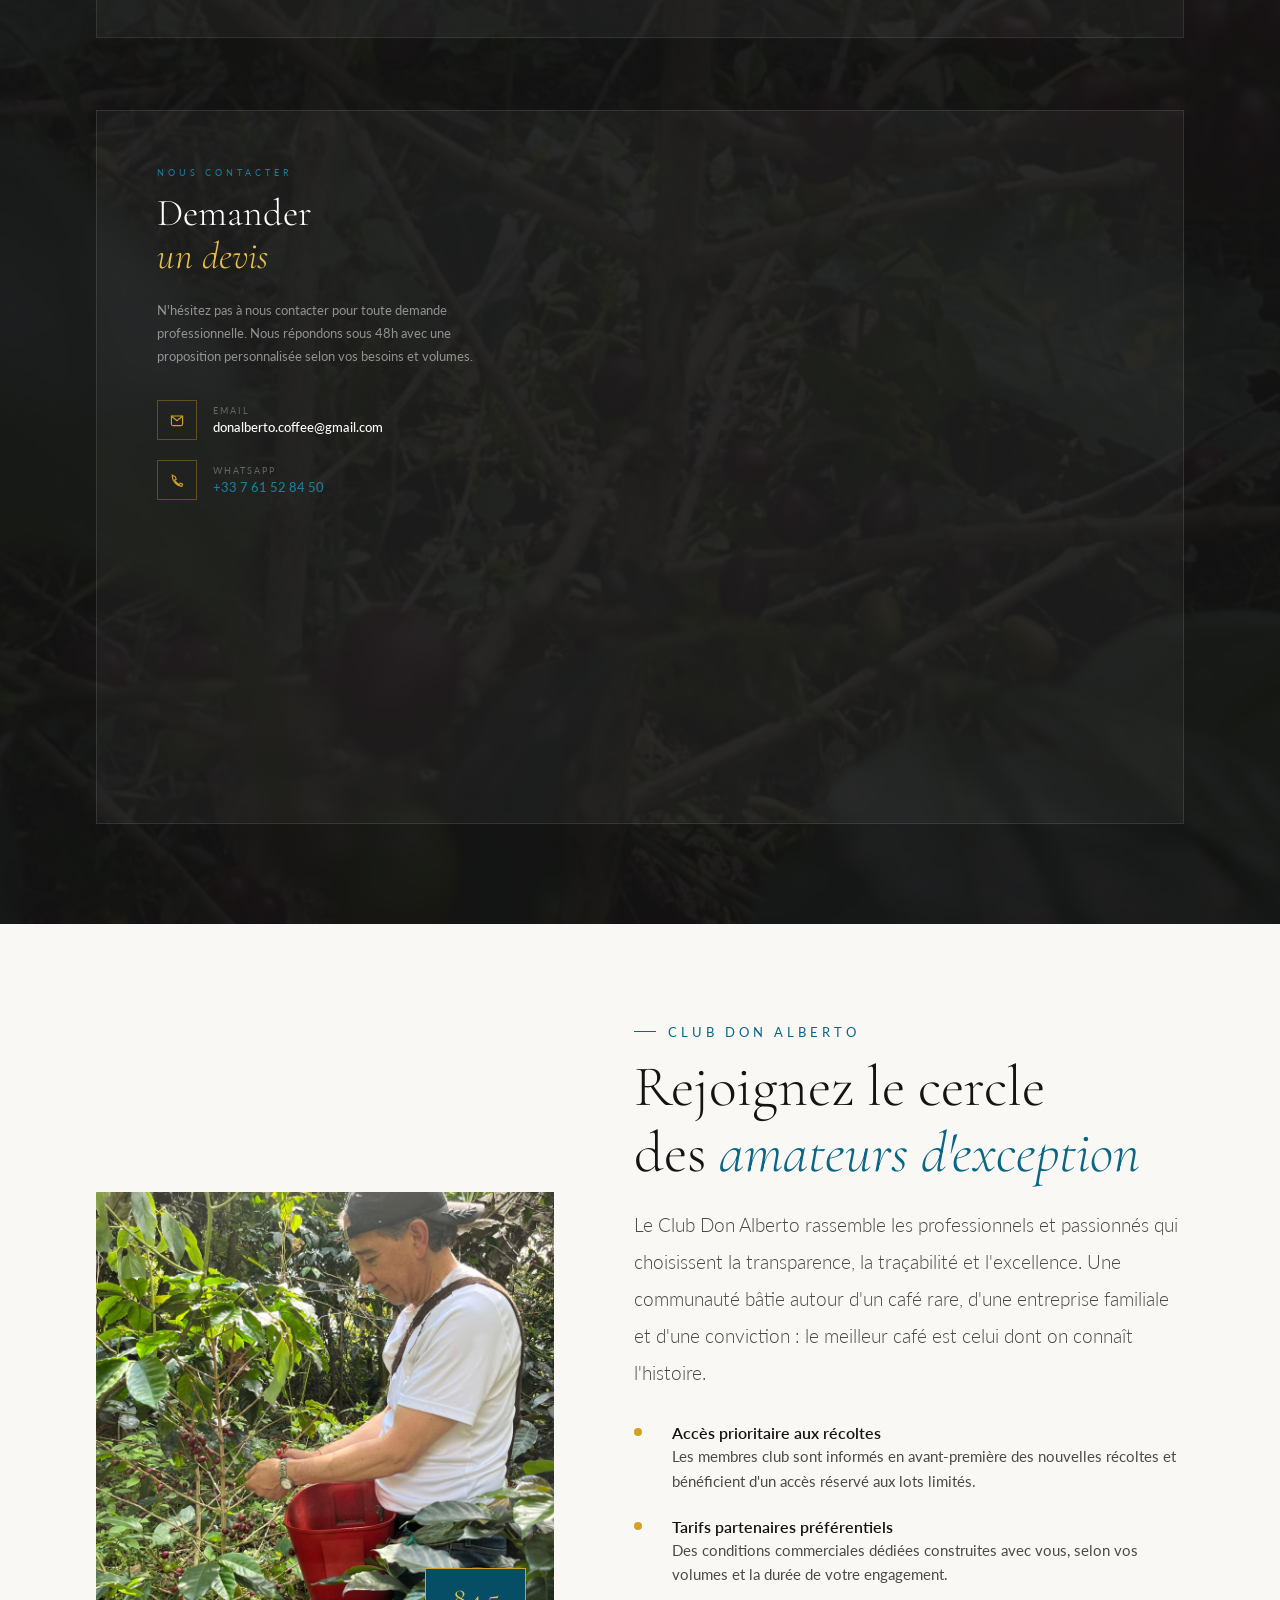
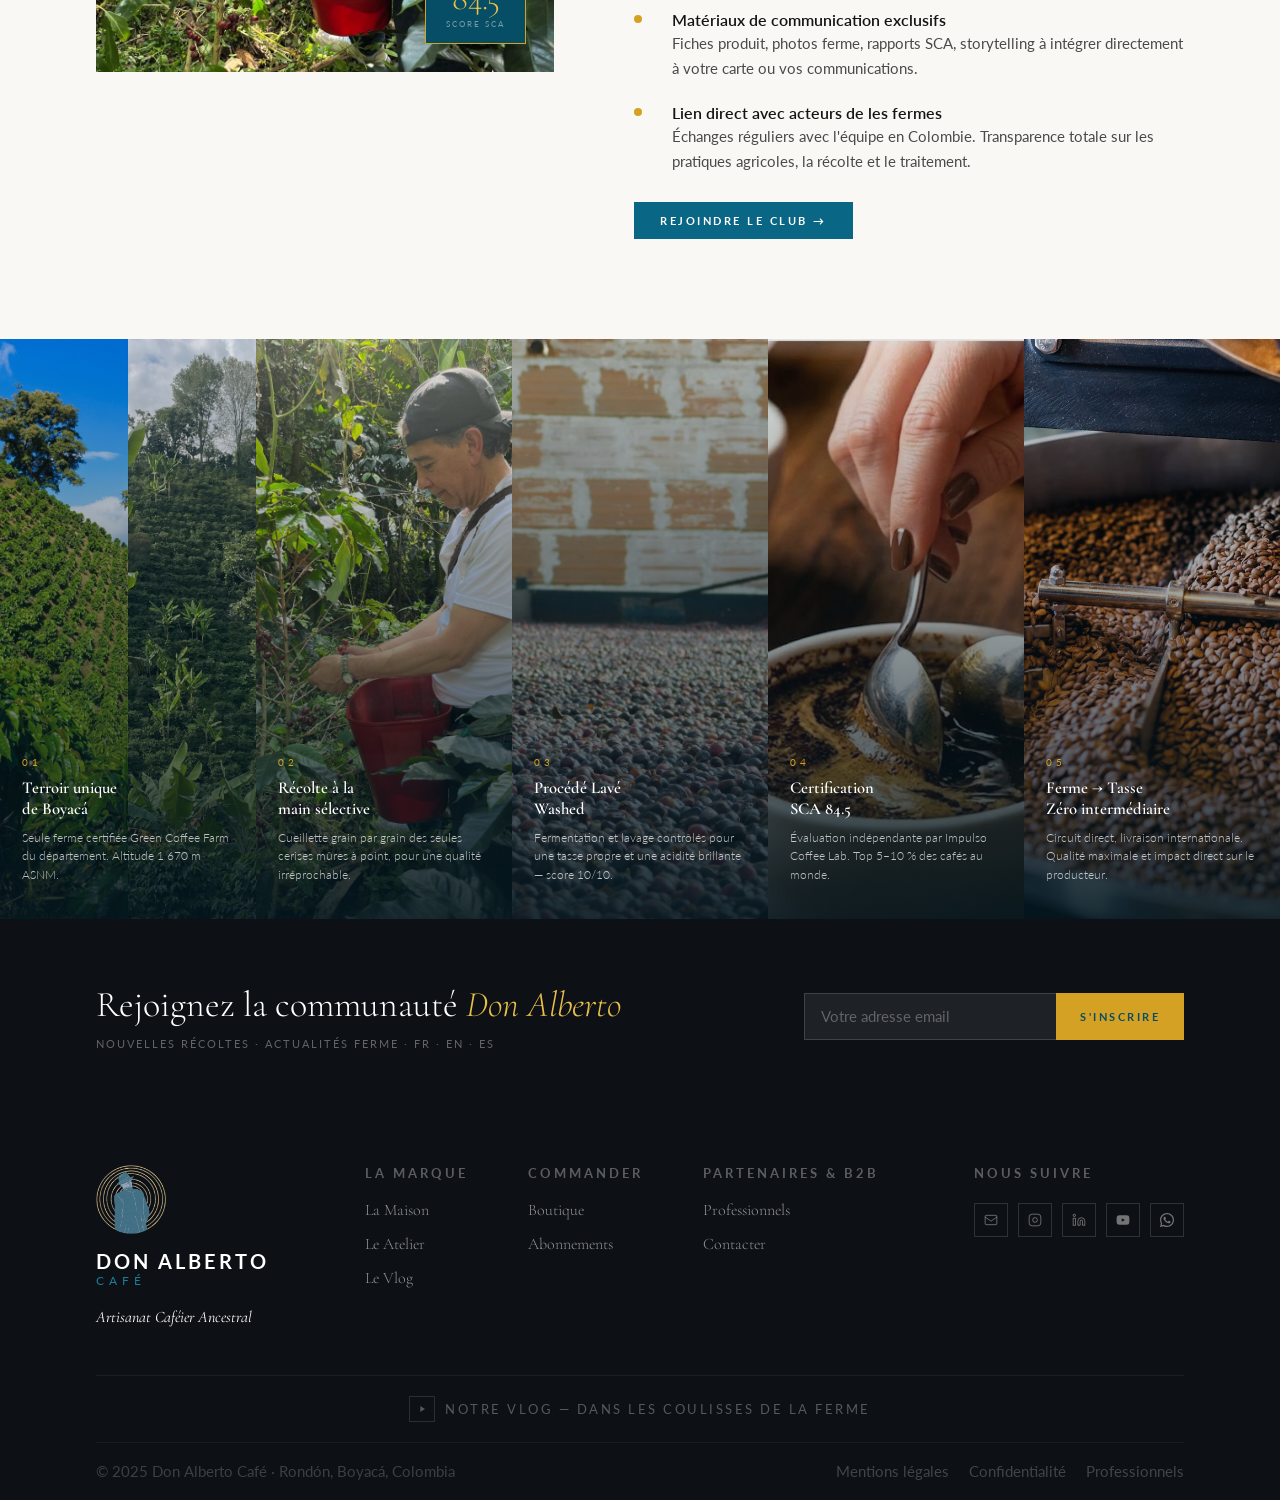
<file: b2b.html>
<!DOCTYPE html>
<html lang="fr">
<head>
<meta charset="UTF-8">
<meta name="viewport" content="width=device-width, initial-scale=1.0">
<title>Don Alberto Café — Espace Professionnel & Partenaires B2B</title>
  <link rel="canonical" href="https://donalberto.cafe/b2b.html">
<meta name="description" content="Don Alberto Café — Offres professionnelles, wholesale et partenariats B2B. Café de spécialité Single Origin SCA 84.5, Boyacá Colombie.">
<link rel="icon" type="image/png" href="logos/favicon.png">
<link rel="preconnect" href="https://fonts.googleapis.com">
<link href="https://fonts.googleapis.com/css2?family=Cormorant+Garamond:ital,wght@0,300;0,400;0,500;0,600;1,300;1,400;1,500&family=Lato:wght@300;400;700&display=swap" rel="stylesheet">
<link rel="stylesheet" href="da-styles.css">

<style>
/* ══════════════════════════════════════════
   B2B PAGE — LOCAL STYLES
   ══════════════════════════════════════════ */

/* ── HERO IMAGE ── */
.b2b-hero {
  position: relative;
  height: 72vh;
  min-height: 480px;
  overflow: hidden;
  display: flex;
  align-items: center;
  justify-content: center;
}
.b2b-hero-slide {
  position: absolute;
  inset: 0;
  transform: translateX(105%);
  transition: transform 0.85s cubic-bezier(.77,0,.175,1);
  z-index: 0;
}
.b2b-hero-slide img {
  width: 100%;
  height: 100%;
  object-fit: cover;
  object-position: center;
  display: block;
}
.b2b-hero-slide.active { transform: translateX(0); }
.b2b-hero-slide.exiting { transform: translateX(-105%); }
.b2b-hero-overlay {
  position: absolute;
  inset: 0;
  background: linear-gradient(135deg, rgba(4,40,52,.82) 0%, rgba(4,40,52,.55) 55%, rgba(9,78,101,.45) 100%);
  z-index: 1;
}
.b2b-hero-content {
  position: relative;
  z-index: 2;
  text-align: center;
  color: white;
  padding: 0 40px;
  max-width: 860px;
}
.b2b-hero-eyebrow {
  font-size: 9px;
  letter-spacing: 4px;
  text-transform: uppercase;
  color: var(--gold-light);
  margin-bottom: 22px;
  animation: fu .9s .3s both;
}
.b2b-hero-title {
  font-family: 'Lato', sans-serif;
  font-size: clamp(38px, 7vw, 78px);
  font-weight: 700;
  letter-spacing: 4px;
  text-transform: uppercase;
  color: white;
  line-height: 1;
  animation: fu .9s .5s both;
}
.b2b-hero-title span {
  display: block;
  font-family: 'Cormorant Garamond', serif;
  font-size: clamp(18px, 2.5vw, 28px);
  font-weight: 300;
  font-style: italic;
  letter-spacing: 3px;
  color: rgba(255,255,255,.75);
  text-transform: none;
  margin-top: 14px;
}
.b2b-hero-divider {
  width: 48px;
  height: 1px;
  background: var(--gold);
  margin: 26px auto;
  animation: fu .9s .7s both;
}
.b2b-hero-stats {
  display: flex;
  justify-content: center;
  align-items: center;
  gap: 40px;
  animation: fu .9s .9s both;
}
.b2b-hstat { text-align: center; }
.b2b-hstat-num {
  font-family: 'Cormorant Garamond', serif;
  font-size: 26px;
  font-weight: 300;
  color: var(--gold-light);
  line-height: 1;
  letter-spacing: 2px;
}
.b2b-hstat-lbl {
  font-size: 8px;
  letter-spacing: 2.5px;
  text-transform: uppercase;
  color: rgba(255,255,255,.38);
  margin-top: 5px;
}
.b2b-hero-hdiv {
  width: 1px;
  height: 44px;
  background: rgba(255,255,255,.13);
}
.b2b-hero-scroll {
  position: absolute;
  bottom: 28px;
  left: 50%;
  transform: translateX(-50%);
  z-index: 2;
  display: flex;
  flex-direction: column;
  align-items: center;
  gap: 8px;
}
.b2b-hero-scroll span {
  font-size: 8px;
  letter-spacing: 3px;
  text-transform: uppercase;
  color: rgba(255,255,255,.35);
}

/* ── PARTENAIRES MAIN SECTION ── */
.b2b-section {
  background: var(--dark);
  padding: 100px var(--page-pad);
  position: relative;
  overflow: hidden;
}
.b2b-bg-texture {
  position: absolute;
  inset: 0;
  background: url('images/farm_cherries1.jpeg') center/cover no-repeat;
  opacity: .05;
  pointer-events: none;
}
.b2b-inner { position: relative; z-index: 1; }

.b2b-header { text-align: center; margin-bottom: 72px; }
.b2b-header-desc {
  font-size: 13.5px;
  line-height: 1.9;
  color: rgba(255,255,255,.55);
  margin-top: 18px;
}

/* ── PARTNER PHOTO COLLAGE ── */
.b2b-partners-collage {
  display: grid;
  grid-template-columns: repeat(3, 1fr);
  gap: 3px;
  margin-bottom: 72px;
}
.b2b-cp {
  position: relative;
  overflow: hidden;
  display: block;
  cursor: pointer;
  background: var(--teal-deep);
  height: 340px;
  text-decoration: none;
}
.b2b-cp-img {
  position: absolute;
  inset: 0;
  width: 100%;
  height: 100%;
  object-fit: cover;
  object-position: center;
  transition: transform .75s cubic-bezier(.25,.46,.45,.94);
  display: block;
}
.b2b-cp:hover .b2b-cp-img { transform: scale(1.06); }
.b2b-cp-ov {
  position: absolute;
  inset: 0;
  background: linear-gradient(to top, rgba(4,20,30,.88) 0%, rgba(4,20,30,.42) 52%, rgba(4,20,30,.12) 100%);
  transition: background .35s;
}
.b2b-cp:hover .b2b-cp-ov {
  background: linear-gradient(to top, rgba(4,20,30,.94) 0%, rgba(4,20,30,.58) 55%, rgba(4,20,30,.22) 100%);
}
.b2b-cp-cnt {
  position: absolute;
  bottom: 0;
  left: 0;
  right: 0;
  padding: 28px 30px;
  color: #fff;
  transform: translateY(5px);
  transition: transform .38s cubic-bezier(.22,1,.36,1);
}
.b2b-cp:hover .b2b-cp-cnt { transform: translateY(0); }
.b2b-cp-ey {
  font-family: 'Lato', sans-serif;
  font-size: 10px;
  font-weight: 700;
  letter-spacing: 3px;
  text-transform: uppercase;
  color: var(--gold-light);
  margin-bottom: 8px;
  opacity: .9;
}
.b2b-cp-ti {
  font-family: 'Cormorant Garamond', serif;
  font-size: clamp(22px, 2.2vw, 30px);
  font-weight: 400;
  line-height: 1.15;
  margin-bottom: 14px;
  color: #fff;
}
.b2b-cp-ct {
  display: inline-flex;
  align-items: center;
  gap: 7px;
  font-family: 'Lato', sans-serif;
  font-size: 10px;
  letter-spacing: 2.5px;
  text-transform: uppercase;
  font-weight: 700;
  color: #fff;
  border-bottom: 1px solid rgba(255,255,255,.4);
  padding-bottom: 3px;
  opacity: 0;
  transform: translateY(7px);
  transition: opacity .3s .05s, transform .3s .05s, border-color .2s;
}
.b2b-cp:hover .b2b-cp-ct {
  opacity: 1;
  transform: translateY(0);
  border-color: rgba(255,255,255,.9);
}

/* Two-col */
.b2b-two-col { display: grid; grid-template-columns: 1fr 1fr; gap: 52px; align-items: start; margin-bottom: 72px; }
.b2b-col-title { font-family: 'Cormorant Garamond', serif; font-size: clamp(30px, 3.6vw, 52px); font-weight: 300; color: white; line-height: 1.2; margin-top: 12px; margin-bottom: 26px; }
.b2b-col-title em { color: var(--gold-light); }

.b2b-check-list { display: flex; flex-direction: column; }
.b2b-check-item { display: grid; grid-template-columns: 28px 1fr; gap: 16px; padding: 17px 0; border-bottom: 1px solid rgba(255,255,255,.07); align-items: start; }
.b2b-check-item:last-child { border-bottom: none; }
.b2b-check-box { width: 24px; height: 24px; border: 1px solid rgba(196,150,58,.42); display: flex; align-items: center; justify-content: center; flex-shrink: 0; margin-top: 2px; }
.b2b-check-h { font-size: 15px; color: white; font-weight: 500; margin-bottom: 4px; font-family: 'Lato', sans-serif; }
.b2b-check-p { font-size: 13.5px; color: rgba(255,255,255,.42); line-height: 1.72; }

.b2b-price-table { background: rgba(255,255,255,.04); border: 1px solid rgba(255,255,255,.09); padding: 28px; }
.b2b-price-row { display: flex; justify-content: space-between; align-items: center; padding: 13px 0; border-bottom: 1px solid rgba(255,255,255,.07); }
.b2b-price-row:last-child { border-bottom: none; }
.b2b-price-label { font-size: 14px; color: white; }
.b2b-price-sub { font-size: 12px; color: rgba(255,255,255,.32); margin-top: 2px; }
.b2b-price-val { font-family: 'Cormorant Garamond', serif; font-size: 28px; font-weight: 300; color: var(--gold-light); }
.b2b-price-devis { font-size: 13px; color: var(--gold-light); letter-spacing: 1px; font-weight: 600; font-family: 'Lato', sans-serif; }
.b2b-price-note { margin-top: 16px; padding: 14px 16px; background: rgba(212,161,36,.08); border-left: 2px solid var(--gold); font-size: 13.5px; color: rgba(255,255,255,.52); line-height: 1.7; }

/* CTA Banner */
.b2b-cta-banner { text-align: center; padding: 52px 40px; background: rgba(255,255,255,.04); border: 1px solid rgba(255,255,255,.09); margin-bottom: 72px; }
.b2b-cta-tag { font-size: 9px; letter-spacing: 4px; text-transform: uppercase; color: var(--teal-mid); margin-bottom: 16px; }
.b2b-cta-h { font-family: 'Cormorant Garamond', serif; font-size: clamp(28px, 3.5vw, 46px); font-weight: 300; color: white; margin-bottom: 18px; line-height: 1.2; }
.b2b-cta-h em { color: var(--gold-light); }
.b2b-cta-p { font-size: 13px; color: rgba(255,255,255,.5); max-width: 520px; margin: 0 auto 34px; line-height: 1.85; }
.b2b-btn-gold { display: inline-flex; align-items: center; gap: 10px; background: var(--gold); color: var(--teal-deep); padding: 16px 42px; font-family: 'Lato', sans-serif; font-size: 9px; letter-spacing: 3px; text-transform: uppercase; font-weight: 700; text-decoration: none; border: none; cursor: pointer; transition: background .2s; }
.b2b-btn-gold:hover { background: var(--gold-light); }
.b2b-cta-contacts { font-size: 12.5px; color: rgba(255,255,255,.65); margin-top: 18px; letter-spacing: .3px; }
.b2b-cta-contacts a { color: var(--teal-mid); text-decoration: none; }
.b2b-cta-contacts a:hover { color: var(--gold-light); }

/* Contact Form Block */
.b2b-form-block { background: rgba(255,255,255,.04); border: 1px solid rgba(255,255,255,.1); padding: 56px 60px; }
.b2b-form-inner { display: grid; grid-template-columns: 1fr 1.6fr; gap: 60px; align-items: start; }
.b2b-form-info-tag { font-size: 9px; letter-spacing: 4px; text-transform: uppercase; color: var(--teal-mid); margin-bottom: 14px; }
.b2b-form-info-h { font-family: 'Cormorant Garamond', serif; font-size: 38px; font-weight: 300; color: white; line-height: 1.15; margin-bottom: 20px; }
.b2b-form-info-h em { color: var(--gold-light); }
.b2b-form-info-p { font-size: 12.5px; color: rgba(255,255,255,.5); line-height: 1.85; margin-bottom: 32px; }
.b2b-contact-items { display: flex; flex-direction: column; gap: 20px; }
.b2b-contact-item { display: flex; align-items: center; gap: 16px; }
.b2b-contact-icon { width: 40px; height: 40px; border: 1px solid rgba(212,161,36,.35); display: flex; align-items: center; justify-content: center; flex-shrink: 0; }
.b2b-contact-sublabel { font-size: 9px; letter-spacing: 2px; text-transform: uppercase; color: rgba(255,255,255,.3); margin-bottom: 3px; }
.b2b-contact-val { font-size: 13px; color: white; font-weight: 500; font-family: 'Lato', sans-serif; }
.b2b-contact-val a { color: var(--teal-mid); text-decoration: none; }
.b2b-contact-val a:hover { color: var(--gold-light); }
.b2b-tally-wrap iframe { border: none; width: 100%; min-height: 580px; display: block; background: transparent; }

/* ── CLUB SECTION ── */
.b2b-club { background: var(--cream); padding: 100px var(--page-pad); }
.b2b-club-inner { display: grid; grid-template-columns: 5fr 6fr; gap: 80px; align-items: center; }
.b2b-club-img-wrap { position: relative; overflow: hidden; }
.b2b-club-img-wrap img { width: 100%; height: 480px; object-fit: cover; display: block; transition: transform .6s; }
.b2b-club-img-wrap:hover img { transform: scale(1.03); }
.b2b-club-badge { position: absolute; bottom: 28px; right: 28px; background: var(--teal-deep); border: 1px solid var(--gold); padding: 14px 20px; text-align: center; }
.b2b-club-badge-val { font-family: 'Cormorant Garamond', serif; font-size: 32px; font-weight: 300; color: var(--gold-light); line-height: 1; }
.b2b-club-badge-lbl { font-size: 8px; letter-spacing: 2px; text-transform: uppercase; color: rgba(255,255,255,.45); margin-top: 4px; }
.b2b-club-perks { display: flex; flex-direction: column; gap: 22px; margin-top: 32px; }
.b2b-club-perk { display: grid; grid-template-columns: 20px 1fr; gap: 18px; align-items: start; }
.b2b-club-perk-dot { width: 8px; height: 8px; background: var(--gold); border-radius: 50%; margin-top: 5px; }
.b2b-club-perk-title { font-size: 16px; color: var(--dark); font-weight: 600; margin-bottom: 3px; font-family: 'Lato', sans-serif; }
.b2b-club-perk-desc { font-size: 14.5px; color: var(--mid); line-height: 1.7; }

/* ── JOURNEY STRIP ── */
.b2b-journey { background: var(--cream); padding: 72px var(--page-pad); border-top: 1px solid rgba(196,160,80,.12); border-bottom: 1px solid rgba(196,160,80,.12); }
.b2b-journey-inner { display: flex; align-items: flex-start; justify-content: center; gap: 0; }
.b2b-j-step { flex: 1; text-align: center; padding: 0 24px; max-width: 200px; }
.b2b-j-icon { width: 56px; height: 56px; margin: 0 auto 18px; color: var(--teal); }
.b2b-j-icon svg { width: 100%; height: 100%; }
.b2b-j-title { font-family: 'Cormorant Garamond', serif; font-size: 17px; font-weight: 400; color: var(--dark); margin-bottom: 8px; line-height: 1.3; }
.b2b-j-desc { font-size: 11px; color: var(--light); line-height: 1.75; }
.b2b-j-arrow { flex-shrink: 0; padding-top: 18px; color: rgba(196,160,80,.45); }
.b2b-j-arrow svg { width: 24px; height: 24px; }

/* ══════════════════════════════════════════
   RESPONSIVE
   ══════════════════════════════════════════ */
@media(max-width:980px){
  .b2b-partners-collage { grid-template-columns: repeat(2, 1fr); }
  .b2b-cp { height: 300px; }
}
@media(max-width:980px){
  .b2b-section { padding: 64px 28px; }
  .b2b-two-col { grid-template-columns: 1fr; gap: 48px; }
  .b2b-form-block { padding: 40px 28px; }
  .b2b-form-inner { grid-template-columns: 1fr; gap: 40px; }
  .b2b-journey { padding: 52px 20px; }
  .b2b-journey-inner { flex-direction: column; align-items: center; gap: 32px; }
  .b2b-j-arrow { transform: rotate(90deg); padding-top: 0; }
  .b2b-j-step { max-width: 280px; }
  .b2b-club { padding: 60px 28px; }
  .b2b-club-inner { grid-template-columns: 1fr; gap: 40px; }
}
@media(max-width:780px){
  .b2b-partners-collage { grid-template-columns: 1fr 1fr; }
  .b2b-cp { height: 260px; }
  .b2b-hero { height: 60vh; min-height: 420px; }
  .b2b-hero-content { padding: 0 20px; }
  .b2b-hero-stats { gap: 16px; }
  .b2b-hero-hdiv { display: none; }
}
@media(max-width:520px){
  .b2b-partners-collage { grid-template-columns: 1fr; }
  .b2b-cp { height: 240px; }
  .b2b-section { padding: 52px 18px; }
  .b2b-form-block { padding: 32px 18px; }
  .b2b-hero-title { font-size: 32px; }
  .b2b-hero-stats { flex-wrap: wrap; justify-content: center; gap: 12px; }
}

/* ── Reveal ── */
.reveal { opacity:0; transform:translateY(24px); transition:opacity .65s cubic-bezier(.22,1,.36,1),transform .65s cubic-bezier(.22,1,.36,1); }
.reveal.visible { opacity:1; transform:none; }
@keyframes fu { from{opacity:0;transform:translateY(22px);}to{opacity:1;transform:none;} }
</style>
</head>
<body>

<div id="site-header"></div>

<!-- ═══════════════════════════════════ HERO ═══ -->
<section class="b2b-hero" aria-label="Don Alberto Café — Espace Professionnel">
  <div class="b2b-hero-slide active"><img src="images/partners.png" alt="Don Alberto Café — Partenaires"></div>
  <div class="b2b-hero-slide"><img src="images/da package.jpg" alt="Don Alberto — Livraison partenaires"></div>
  <div class="b2b-hero-slide"><img src="images/da package1.png" alt="Don Alberto — Unboxing partenaires"></div>
  <div class="b2b-hero-slide">
    <img src="images/family_group.jpeg" alt="Don Alberto — Famille partenaires">
    <div style="position:absolute;inset:0;background:rgba(50,50,50,0.42);pointer-events:none;"></div>
  </div>
  <div class="b2b-hero-overlay"></div>
  <div class="b2b-hero-content">
    <p class="b2b-hero-eyebrow" id="b2b-eyebrow">Espace Professionnel · Wholesale · B2B · Partenariats</p>
    <h1 class="b2b-hero-title" id="b2b-hero-title">PARTENAIRES<span id="b2b-hero-sub">Café de spécialité pour les professionnels</span></h1>
    <div class="b2b-hero-divider"></div>
    <div class="b2b-hero-stats">
      <div class="b2b-hstat">
        <div class="b2b-hstat-num">SCA 84.5</div>
        <div class="b2b-hstat-lbl" id="b2b-stat1">Specialty Grade</div>
      </div>
      <div class="b2b-hero-hdiv"></div>
      <div class="b2b-hstat">
        <div class="b2b-hstat-num" id="b2b-stat2-val">Single Origin</div>
        <div class="b2b-hstat-lbl" id="b2b-stat2">Boyacá · Colombie</div>
      </div>
      <div class="b2b-hero-hdiv"></div>
      <div class="b2b-hstat">
        <div class="b2b-hstat-num">48h</div>
        <div class="b2b-hstat-lbl" id="b2b-stat3">Réponse garantie</div>
      </div>
    </div>
  </div>
  <div class="b2b-hero-scroll">
    <div class="scroll-line"></div>
    <span id="b2b-scroll">Découvrir</span>
  </div>
</section>

<!-- ═══════════════════════════════════ B2B SECTION ═══ -->
<section class="b2b-section">
  <div class="b2b-bg-texture"></div>
  <div class="b2b-inner">

    <div class="b2b-header reveal">
      <div class="section-label center light" id="b2b-section-label">Pour les Professionnels</div>
      <h2 class="h2 light" style="margin-top:14px;" id="b2b-section-h2">Don Alberto Café<br>&amp; les <em id="b2b-h2-em">professionnels</em></h2>
      <p class="b2b-header-desc" id="b2b-section-desc">Vous êtes restaurateur, barista, hôtelier, épicier fin ou caviste ? Don Alberto Café propose un café de spécialité single origin SCA 84.5 issu de la seule ferme de café vert de Boyacá — un produit unique, une histoire forte, une proposition de valeur différenciante pour votre carte.</p>
    </div>

    <div class="b2b-partners-collage reveal">
      <a class="b2b-cp" href="#contact">
        <img class="b2b-cp-img" src="images/cafes.png" alt="Cafés — Don Alberto Café B2B">
        <div class="b2b-cp-ov"></div>
        <div class="b2b-cp-cnt">
          <div class="b2b-cp-ey" id="cp1-ey">☕ Specialty Coffee</div>
          <div class="b2b-cp-ti" id="cp1-ti">Cafés</div>
          <span class="b2b-cp-ct" id="cp1-ct">Devenir partenaire →</span>
        </div>
      </a>
      <a class="b2b-cp" href="#contact">
        <img class="b2b-cp-img" src="images/restaurants.png" alt="Restaurants — Don Alberto Café B2B">
        <div class="b2b-cp-ov"></div>
        <div class="b2b-cp-cnt">
          <div class="b2b-cp-ey" id="cp2-ey">🍽️ Gastronomie</div>
          <div class="b2b-cp-ti" id="cp2-ti">Restaurants</div>
          <span class="b2b-cp-ct" id="cp2-ct">Devenir partenaire →</span>
        </div>
      </a>
      <a class="b2b-cp" href="#contact">
        <img class="b2b-cp-img" src="images/fine_grocers.png" alt="Épiceries fines — Don Alberto Café B2B">
        <div class="b2b-cp-ov"></div>
        <div class="b2b-cp-cnt">
          <div class="b2b-cp-ey" id="cp3-ey">🧺 Épicerie fine</div>
          <div class="b2b-cp-ti" id="cp3-ti">Fine Groceries</div>
          <span class="b2b-cp-ct" id="cp3-ct">Devenir partenaire →</span>
        </div>
      </a>
      <a class="b2b-cp" href="#contact">
        <img class="b2b-cp-img" src="images/hotels.png" alt="Hôtels — Don Alberto Café B2B">
        <div class="b2b-cp-ov"></div>
        <div class="b2b-cp-cnt">
          <div class="b2b-cp-ey" id="cp4-ey">🏨 Hospitalité</div>
          <div class="b2b-cp-ti" id="cp4-ti">Hotels</div>
          <span class="b2b-cp-ct" id="cp4-ct">Devenir partenaire →</span>
        </div>
      </a>
      <a class="b2b-cp" href="#contact">
        <img class="b2b-cp-img" src="images/corporate.png" alt="Corporate — Don Alberto Café B2B">
        <div class="b2b-cp-ov"></div>
        <div class="b2b-cp-cnt">
          <div class="b2b-cp-ey" id="cp5-ey">🎁 Entreprise</div>
          <div class="b2b-cp-ti" id="cp5-ti">Corporate</div>
          <span class="b2b-cp-ct" id="cp5-ct">Devenir partenaire →</span>
        </div>
      </a>
      <a class="b2b-cp" href="#contact">
        <img class="b2b-cp-img" src="images/organic_shops.png" alt="Boutiques bio — Don Alberto Café B2B">
        <div class="b2b-cp-ov"></div>
        <div class="b2b-cp-cnt">
          <div class="b2b-cp-ey" id="cp6-ey">🌿 Bio &amp; Éthique</div>
          <div class="b2b-cp-ti" id="cp6-ti">Organic Shops</div>
          <span class="b2b-cp-ct" id="cp6-ct">Devenir partenaire →</span>
        </div>
      </a>
    </div>

    <div class="b2b-two-col reveal">
      <div>
        <div class="section-label light" id="why-label">Pourquoi Don Alberto ?</div>
        <h3 class="b2b-col-title" id="why-title">Un café <em>rare</em> avec<br>une histoire vraie</h3>
        <div class="b2b-check-list">
          <div class="b2b-check-item"><div class="b2b-check-box"><svg viewBox="0 0 16 16" fill="none" width="12" height="12"><path d="M3 8l3 3 7-7" stroke="#d4a124" stroke-width="1.5" stroke-linecap="round"/></svg></div><div><div class="b2b-check-h" id="c1-h">Exclusivité géographique</div><p class="b2b-check-p" id="c1-p">Seule ferme de café vert de spécialité du département de Boyacá. Vos clients ne retrouveront pas ce café ailleurs.</p></div></div>
          <div class="b2b-check-item"><div class="b2b-check-box"><svg viewBox="0 0 16 16" fill="none" width="12" height="12"><path d="M3 8l3 3 7-7" stroke="#d4a124" stroke-width="1.5" stroke-linecap="round"/></svg></div><div><div class="b2b-check-h" id="c2-h">SCA 84.5 — certifié specialty</div><p class="b2b-check-p" id="c2-p">Score certifié par Impulso Coffee Lab. Miel, chocolat, texture soyeuse — un profil aromatique premium, identifiable.</p></div></div>
          <div class="b2b-check-item"><div class="b2b-check-box"><svg viewBox="0 0 16 16" fill="none" width="12" height="12"><path d="M3 8l3 3 7-7" stroke="#d4a124" stroke-width="1.5" stroke-linecap="round"/></svg></div><div><div class="b2b-check-h" id="c3-h">Histoire &amp; impact réels</div><p class="b2b-check-p" id="c3-p">Fondé en hommage au grand-père Alberto. Une narrative familiale authentique — puissante pour vos communications et menus.</p></div></div>
          <div class="b2b-check-item"><div class="b2b-check-box"><svg viewBox="0 0 16 16" fill="none" width="12" height="12"><path d="M3 8l3 3 7-7" stroke="#d4a124" stroke-width="1.5" stroke-linecap="round"/></svg></div><div><div class="b2b-check-h" id="c4-h">Traçabilité &amp; supply chain verte</div><p class="b2b-check-p" id="c4-p">De la ferme à votre établissement, traçabilité totale. Partenaire de votre démarche RSE et éthique.</p></div></div>
        </div>
      </div>
      <div>
        <div class="section-label light" id="offer-label">Notre offre B2B</div>
        <h3 class="b2b-col-title" id="offer-title">Tarifs &amp; formats<br><em>professionnels</em></h3>
        <div class="b2b-price-table">
          <div class="b2b-price-row"><div><div class="b2b-price-label" id="p1-label">Sac 2,5 kg — Grain entier</div><div class="b2b-price-sub" id="p1-sub">Usage café / restaurant / revente</div></div><div class="b2b-price-val">€105</div></div>
          <div class="b2b-price-row"><div><div class="b2b-price-label" id="p2-label">Commandes &gt; 5 sacs 2,5 kg</div><div class="b2b-price-sub" id="p2-sub">Tarif volume sur devis</div></div><div class="b2b-price-devis" id="p2-val">Sur devis</div></div>
          <div class="b2b-price-row"><div><div class="b2b-price-label" id="p3-label">Coffrets cadeaux entreprise</div><div class="b2b-price-sub" id="p3-sub">Personnalisation possible · MOQ 10 unités</div></div><div class="b2b-price-devis" id="p3-val">Sur devis</div></div>
          <div class="b2b-price-row" style="border-bottom:none;"><div><div class="b2b-price-label" id="p4-label">Abonnement B2B mensuel</div><div class="b2b-price-sub" id="p4-sub">Volumes réguliers · priorité de production</div></div><div class="b2b-price-devis" id="p4-val">À négocier</div></div>
        </div>
        <div class="b2b-price-note" id="price-note">Nous travaillons directement avec vous sans intermédiaire. Chaque partenariat est construit sur mesure selon vos besoins et volumes.</div>
      </div>
    </div>

    <div class="b2b-cta-banner reveal">
      <div class="b2b-cta-tag" id="cta-tag">Travaillons ensemble</div>
      <h3 class="b2b-cta-h" id="cta-h">Vous souhaitez référencer<br><em>Don Alberto Café</em> ?</h3>
      <p class="b2b-cta-p" id="cta-p">Écrivez-nous pour recevoir notre dossier partenaire, nos tarifs professionnels et discuter de votre projet. Nous répondons sous 48h.</p>
      <a href="https://wa.me/33761528450?text=Bonjour%2C%20je%20souhaite%20en%20savoir%20plus%20sur%20vos%20offres%20professionnelles." target="_blank" class="b2b-btn-gold" id="cta-wa-btn">Contacter l'équipe via WhatsApp →</a>
      <p class="b2b-cta-contacts" style="margin-top:18px;">donalberto.coffee@gmail.com &nbsp;·&nbsp; <a href="https://wa.me/33761528450" target="_blank">WhatsApp +33 7 61 52 84 50</a></p>
    </div>

    <div class="b2b-form-block reveal" id="contact">
      <div class="b2b-form-inner">
        <div>
          <div class="b2b-form-info-tag" id="form-tag">Nous contacter</div>
          <h3 class="b2b-form-info-h" id="form-h">Demander<br><em>un devis</em></h3>
          <p class="b2b-form-info-p" id="form-p">N'hésitez pas à nous contacter pour toute demande professionnelle. Nous répondons sous 48h avec une proposition personnalisée selon vos besoins et volumes.</p>
          <div class="b2b-contact-items">
            <div class="b2b-contact-item">
              <div class="b2b-contact-icon"><svg viewBox="0 0 20 20" fill="none" stroke="var(--gold)" stroke-width="1.4" width="16" height="16"><path d="M3 5h14v10a2 2 0 01-2 2H5a2 2 0 01-2-2V5z"/><path d="M3 5l7 6 7-6"/></svg></div>
              <div><div class="b2b-contact-sublabel">Email</div><div class="b2b-contact-val">donalberto.coffee@gmail.com</div></div>
            </div>
            <div class="b2b-contact-item">
              <div class="b2b-contact-icon"><svg viewBox="0 0 20 20" fill="none" stroke="var(--gold)" stroke-width="1.4" width="16" height="16"><path d="M4 4c0 9 8 14 12 14l1-3-3-1-1 2c-2-1-5-4-6-6l2-1-1-3-4-2z"/></svg></div>
              <div><div class="b2b-contact-sublabel">WhatsApp</div><div class="b2b-contact-val"><a href="https://wa.me/33761528450" target="_blank">+33 7 61 52 84 50</a></div></div>
            </div>
          </div>
        </div>
        <div class="b2b-tally-wrap">
          <iframe data-tally-src="https://tally.so/embed/LZ04RG?alignLeft=1&hideTitle=1&transparentBackground=1&dynamicHeight=1" loading="lazy" width="100%" height="600" frameborder="0" marginheight="0" marginwidth="0" title="Formulaire contact Don Alberto Café" style="background:transparent;"></iframe>
          <script>(function(){var d=document,w="https://tally.so/widgets/embed.js",v=function(){"undefined"!=typeof Tally?Tally.loadEmbeds():d.querySelectorAll("iframe[data-tally-src]:not([src])").forEach(function(e){e.src=e.dataset.tallySrc;});};if("undefined"!=typeof Tally)v();else if(d.querySelector('script[src="'+w+'"]')==null){var s=d.createElement("script");s.src=w;s.onload=v;s.onerror=v;d.body.appendChild(s);}})();</script>
        </div>
      </div>
    </div>

  </div>
</section>

<!-- ═══════════════════════════════════ CLUB ═══ -->
<section class="b2b-club" id="club">
  <div class="b2b-club-inner">
    <div class="b2b-club-img-wrap reveal">
      <img src="images/harvest_man2.jpeg" alt="Club Don Alberto">
      <div class="b2b-club-badge"><div class="b2b-club-badge-val">84.5</div><div class="b2b-club-badge-lbl">Score SCA</div></div>
    </div>
    <div class="reveal">
      <div class="section-label" id="club-label">Club Don Alberto</div>
      <h2 class="h2" style="margin-top:14px;" id="club-h2">Rejoignez le cercle<br>des <em>amateurs d'exception</em></h2>
      <p class="body-text" style="margin-top:20px;" id="club-desc">Le Club Don Alberto rassemble les professionnels et passionnés qui choisissent la transparence, la traçabilité et l'excellence. Une communauté bâtie autour d'un café rare, d'une entreprise familiale et d'une conviction : le meilleur café est celui dont on connaît l'histoire.</p>
      <div class="b2b-club-perks">
        <div class="b2b-club-perk"><div><div class="b2b-club-perk-dot"></div></div><div><div class="b2b-club-perk-title" id="perk1-h">Accès prioritaire aux récoltes</div><p class="b2b-club-perk-desc" id="perk1-p">Les membres club sont informés en avant-première des nouvelles récoltes et bénéficient d'un accès réservé aux lots limités.</p></div></div>
        <div class="b2b-club-perk"><div><div class="b2b-club-perk-dot"></div></div><div><div class="b2b-club-perk-title" id="perk2-h">Tarifs partenaires préférentiels</div><p class="b2b-club-perk-desc" id="perk2-p">Des conditions commerciales dédiées construites avec vous, selon vos volumes et la durée de votre engagement.</p></div></div>
        <div class="b2b-club-perk"><div><div class="b2b-club-perk-dot"></div></div><div><div class="b2b-club-perk-title" id="perk3-h">Matériaux de communication exclusifs</div><p class="b2b-club-perk-desc" id="perk3-p">Fiches produit, photos ferme, rapports SCA, storytelling à intégrer directement à votre carte ou vos communications.</p></div></div>
        <div class="b2b-club-perk"><div><div class="b2b-club-perk-dot"></div></div><div><div class="b2b-club-perk-title" id="perk4-h">Lien direct avec acteurs de les fermes</div><p class="b2b-club-perk-desc" id="perk4-p">Échanges réguliers avec l'équipe en Colombie. Transparence totale sur les pratiques agricoles, la récolte et le traitement.</p></div></div>
      </div>
      <a href="https://tally.so/r/LZ04RG" target="_blank" class="btn-primary" style="margin-top:28px;display:inline-flex;" id="club-cta">Rejoindre le Club →</a>
    </div>
  </div>
</section>

<!-- ═══════════════════════════════════ JOURNEY ═══ -->
<section class="journey-section">
  <div class="jv-grid">

    <div class="jv-panel reveal">
      <img src="images/Terroirs_unicos.png" alt="Terroir unique de Boyacá" class="jv-img" loading="lazy">
      <div class="jv-overlay"></div>
      <div class="jv-content">
        <span class="jv-num">01</span>
        <div class="journey-title" id="jt1">Terroir unique<br>de Boyacá</div>
        <div class="journey-desc" id="jd1">Seule ferme certifiée Green Coffee Farm du département. Altitude 1 670 m ASNM.</div>
      </div>
    </div>

    <div class="jv-panel reveal">
      <img src="images/harvest_man2.jpeg" alt="Récolte à la main sélective" class="jv-img" loading="lazy">
      <div class="jv-overlay"></div>
      <div class="jv-content">
        <span class="jv-num">02</span>
        <div class="journey-title" id="jt2">Récolte à la<br>main sélective</div>
        <div class="journey-desc" id="jd2">Cueillette grain par grain des seules cerises mûres à point, pour une qualité irréprochable.</div>
      </div>
    </div>

    <div class="jv-panel reveal">
      <img src="images/Cafe natural.jpg" alt="Procédé artisanal" class="jv-img" loading="lazy">
      <div class="jv-overlay"></div>
      <div class="jv-content">
        <span class="jv-num">03</span>
        <div class="journey-title" id="jt3">Procédé Lavé<br>Washed</div>
        <div class="journey-desc" id="jd3">Fermentation et lavage contrôlés pour une tasse propre et une acidité brillante — score 10/10.</div>
      </div>
    </div>

    <div class="jv-panel reveal">
      <img src="images/cupping.png" alt="Certification SCA" class="jv-img" loading="lazy">
      <div class="jv-overlay"></div>
      <div class="jv-content">
        <span class="jv-num">04</span>
        <div class="journey-title" id="jt4">Certification<br>SCA 84.5</div>
        <div class="journey-desc" id="jd4">Évaluation indépendante par Impulso Coffee Lab. Top 5–10 % des cafés au monde.</div>
      </div>
    </div>

    <div class="jv-panel reveal">
      <img src="images/Coffee_Roasting.webp" alt="Ferme à la tasse" class="jv-img" loading="lazy">
      <div class="jv-overlay"></div>
      <div class="jv-content">
        <span class="jv-num">05</span>
        <div class="journey-title" id="jt5">Ferme → Tasse<br>Zéro intermédiaire</div>
        <div class="journey-desc" id="jd5">Circuit direct, livraison internationale. Qualité maximale et impact direct sur le producteur.</div>
      </div>
    </div>

  </div>
</section>

<!-- ═══════════════════════════════════ NEWSLETTER (global da-styles.css classes — no local override) ═══ -->
<section class="nl-section">
  <div class="nl-text">
    <h2 id="nl-h">Rejoignez la communauté <em>Don Alberto</em></h2>
    <p id="nl-p">Nouvelles récoltes · Actualités ferme · FR · EN · ES</p>
  </div>
  <form class="nl-form" action="https://tally.so/r/kdRxKZ" method="GET" target="_blank">
    <input type="email" name="email" class="nl-input" id="nl-input" placeholder="Votre adresse email" required autocomplete="email">
    <button type="submit" class="nl-submit" id="nl-btn">S'inscrire</button>
  </form>
</section>

<div id="site-footer"></div>
<script src="da-shell.js"></script>

<!-- ═══════════════════════════════════ B2B i18n ═══ -->
<script>
(function(){
var T={
fr:{
  heroTitle:'PARTENAIRES', heroSub:'Café de spécialité pour les professionnels',
  eyebrow:'Espace Professionnel · Wholesale · B2B · Partenariats',
  stat1:'Specialty Grade', stat2:'Boyacá · Colombie', stat3:'Réponse garantie', scroll:'Découvrir',
  sLbl:'Pour les Professionnels', sH2:'Don Alberto Café<br>&amp; les <em>professionnels</em>',
  sDesc:"Vous êtes restaurateur, barista, hôtelier, épicier fin ou caviste ? Don Alberto Café propose un café de spécialité single origin SCA 84.5 issu de la seule ferme de café vert de Boyacá — un produit unique, une histoire forte, une proposition de valeur différenciante pour votre carte.",
  cp1ey:'☕ Specialty Coffee', cp1ti:'Cafés', cp1ct:'Devenir partenaire →',
  cp2ey:'🍽️ Gastronomie', cp2ti:'Restaurants', cp2ct:'Devenir partenaire →',
  cp3ey:'🧺 Épicerie fine', cp3ti:'Fine Groceries', cp3ct:'Devenir partenaire →',
  cp4ey:'🏨 Hospitalité', cp4ti:'Hotels', cp4ct:'Devenir partenaire →',
  cp5ey:'🎁 Entreprise', cp5ti:'Corporate', cp5ct:'Devenir partenaire →',
  cp6ey:'🌿 Bio &amp; Éthique', cp6ti:'Organic Shops', cp6ct:'Devenir partenaire →',
  whyLbl:'Pourquoi Don Alberto ?', whyT:'Un café <em>rare</em> avec<br>une histoire vraie',
  c1h:'Exclusivité géographique', c1p:"Seule ferme de café vert de spécialité du département de Boyacá. Vos clients ne retrouveront pas ce café ailleurs.",
  c2h:'SCA 84.5 — certifié specialty', c2p:"Score certifié par Impulso Coffee Lab. Miel, chocolat, texture soyeuse — un profil aromatique premium, identifiable.",
  c3h:'Histoire &amp; impact réels', c3p:"Fondé en hommage au grand-père Alberto. Une narrative familiale authentique — puissante pour vos communications et menus.",
  c4h:'Traçabilité &amp; supply chain verte', c4p:"De la ferme à votre établissement, traçabilité totale. Partenaire de votre démarche RSE et éthique.",
  ofLbl:'Notre offre B2B', ofT:'Tarifs &amp; formats<br><em>professionnels</em>',
  p1l:'Sac 2,5 kg — Grain entier', p1s:'Usage café / restaurant / revente',
  p2l:'Commandes &gt; 5 sacs 2,5 kg', p2s:'Tarif volume sur devis', p2v:'Sur devis',
  p3l:'Coffrets cadeaux entreprise', p3s:'Personnalisation possible · MOQ 10 unités', p3v:'Sur devis',
  p4l:'Abonnement B2B mensuel', p4s:'Volumes réguliers · priorité de production', p4v:'À négocier',
  pNote:"Nous travaillons directement avec vous sans intermédiaire. Chaque partenariat est construit sur mesure selon vos besoins et volumes.",
  ctaTag:'Travaillons ensemble', ctaH:'Vous souhaitez référencer<br><em>Don Alberto Café</em> ?',
  ctaP:"Écrivez-nous pour recevoir notre dossier partenaire, nos tarifs professionnels et discuter de votre projet. Nous répondons sous 48h.",
  ctaWa:"Contacter l'équipe via WhatsApp →",
  fTag:'Nous contacter', fH:'Demander<br><em>un devis</em>',
  fP:"N'hésitez pas à nous contacter pour toute demande professionnelle. Nous répondons sous 48h avec une proposition personnalisée selon vos besoins et volumes.",
  clLbl:'Club Don Alberto', clH2:'Rejoignez le cercle<br>des <em>amateurs d\'exception</em>',
  clDesc:"Le Club Don Alberto rassemble les professionnels et passionnés qui choisissent la transparence, la traçabilité et l'excellence. Une communauté bâtie autour d'un café rare, d'une entreprise familiale et d'une conviction : le meilleur café est celui dont on connaît l'histoire.",
  p1H:'Accès prioritaire aux récoltes', p1P:"Les membres club sont informés en avant-première des nouvelles récoltes et bénéficient d'un accès réservé aux lots limités.",
  p2H:'Tarifs partenaires préférentiels', p2P:"Des conditions commerciales dédiées construites avec vous, selon vos volumes et la durée de votre engagement.",
  p3H:'Matériaux de communication exclusifs', p3P:"Fiches produit, photos ferme, rapports SCA, storytelling à intégrer directement à votre carte ou vos communications.",
  p4H:'Lien direct avec acteurs de les fermes', p4P:"Échanges réguliers avec l'équipe en Colombie. Transparence totale sur les pratiques agricoles, la récolte et le traitement.",
  clCta:'Rejoindre le Club →',
  jt1:'Terroir unique<br>de Boyacá', jd1:'Seule ferme certifiée Green Coffee Farm du département. Altitude 1 670 m ASNM.',
  jt2:'Récolte à la<br>main sélective', jd2:'Cueillette grain par grain des seules cerises mûres à point, pour une qualité irréprochable.',
  jt3:'Procédé Lavé<br>Washed', jd3:'Fermentation et lavage contrôlés pour une tasse propre et une acidité brillante — score 10/10.',
  jt4:'Certification<br>SCA 84.5', jd4:'Évaluation indépendante par Impulso Coffee Lab. Top 5–10 % des cafés au monde.',
  jt5:'Ferme → Tasse<br>Zéro intermédiaire', jd5:'Circuit direct, livraison internationale. Qualité maximale et impact direct sur le producteur.',
  nlH:'Rejoignez la communauté <em>Don Alberto</em>', nlP:'Nouvelles récoltes · Actualités ferme · FR · EN · ES',
  nlIn:'Votre adresse email', nlBtn:"S'inscrire"
},
en:{
  heroTitle:'PARTNERS', heroSub:'Specialty coffee for professionals',
  eyebrow:'Professional Space · Wholesale · B2B · Partnerships',
  stat1:'Specialty Grade', stat2:'Boyacá · Colombia', stat3:'Response guaranteed', scroll:'Discover',
  sLbl:'For Professionals', sH2:'Don Alberto Café<br>&amp; <em>professionals</em>',
  sDesc:"Are you a restaurateur, barista, hotelier, fine grocer or wine merchant? Don Alberto Café offers a single origin specialty coffee SCA 84.5 from the only green coffee farm in Boyacá — a unique product, a compelling story, a differentiating value proposition for your offering.",
  cp1ey:'☕ Specialty Coffee', cp1ti:'Cafés', cp1ct:'Become a partner →',
  cp2ey:'🍽️ Gastronomy', cp2ti:'Restaurants', cp2ct:'Become a partner →',
  cp3ey:'🧺 Fine Food', cp3ti:'Fine Groceries', cp3ct:'Become a partner →',
  cp4ey:'🏨 Hospitality', cp4ti:'Hotels', cp4ct:'Become a partner →',
  cp5ey:'🎁 Business', cp5ti:'Corporate', cp5ct:'Become a partner →',
  cp6ey:'🌿 Bio &amp; Ethics', cp6ti:'Organic Shops', cp6ct:'Become a partner →',
  whyLbl:'Why Don Alberto?', whyT:'A <em>rare</em> coffee with<br>a true story',
  c1h:'Geographic exclusivity', c1p:"The only specialty green coffee farm in the Boyacá department. Your customers won't find this coffee anywhere else.",
  c2h:'SCA 84.5 — certified specialty', c2p:'Score certified by Impulso Coffee Lab. Honey, chocolate, silky texture — a premium, identifiable aromatic profile.',
  c3h:'Authentic story &amp; impact', c3p:'Founded in tribute to grandfather Alberto. A genuine family narrative — powerful for your communications and menus.',
  c4h:'Traceability &amp; green supply chain', c4p:'From farm to your establishment, full traceability. A partner for your CSR and ethical commitments.',
  ofLbl:'Our B2B Offer', ofT:'Professional<br><em>pricing &amp; formats</em>',
  p1l:'2.5 kg bag — Whole bean', p1s:'For café / restaurant / resale use',
  p2l:'Orders &gt; 5 x 2.5 kg bags', p2s:'Volume pricing on quote', p2v:'On quote',
  p3l:'Corporate gift sets', p3s:'Customisation available · MOQ 10 units', p3v:'On quote',
  p4l:'Monthly B2B subscription', p4s:'Regular volumes · production priority', p4v:'Negotiable',
  pNote:'We work directly with you with no middlemen. Each partnership is built to measure according to your needs and volumes.',
  ctaTag:"Let's work together", ctaH:'Would you like to list<br><em>Don Alberto Café</em>?',
  ctaP:'Write to us to receive our partner dossier, professional pricing and discuss your project. We respond within 48h.',
  ctaWa:'Contact the team via WhatsApp →',
  fTag:'Contact us', fH:'Request<br><em>a quote</em>',
  fP:"Don't hesitate to contact us for any professional enquiry. We respond within 48h with a personalised proposal based on your needs and volumes.",
  clLbl:'Club Don Alberto', clH2:'Join the circle<br>of <em>exceptional enthusiasts</em>',
  clDesc:"Club Don Alberto brings together professionals and enthusiasts who choose transparency, traceability and excellence. A community built around a rare coffee, a family enterprise and a conviction: the best coffee is the one whose story you know.",
  p1H:'Priority access to harvests', p1P:'Club members are notified first of new harvests and receive reserved access to limited lots.',
  p2H:'Preferential partner pricing', p2P:'Dedicated commercial terms built with you, based on your volumes and length of commitment.',
  p3H:'Exclusive communication materials', p3P:'Product sheets, farm photos, SCA reports, storytelling to integrate directly into your menu or communications.',
  p4H:'Direct link with farm stakeholders', p4P:'Regular exchanges with the team in Colombia. Full transparency on farming practices, harvesting and processing.',
  clCta:'Join the Club →',
  jt1:'Unique terroir<br>of Boyacá', jd1:'The only certified Green Coffee Farm in the department. Altitude 1,670m ASL.',
  jt2:'Selective<br>hand-picking', jd2:'Bean by bean harvesting of only perfectly ripe cherries, ensuring irreproachable quality.',
  jt3:'Washed<br>Process', jd3:'Controlled fermentation and washing for a clean cup and brilliant acidity — score 10/10.',
  jt4:'SCA 84.5<br>Certification', jd4:'Independent evaluation by Impulso Coffee Lab. Top 5–10% of coffees worldwide.',
  jt5:'Farm → Cup<br>Zero intermediary', jd5:'Direct circuit, international delivery. Maximum quality and direct impact on the producer.',
  nlH:'Join the <em>Don Alberto</em> community', nlP:'New harvests · Farm news · FR · EN · ES',
  nlIn:'Your email address', nlBtn:'Subscribe'
},
es:{
  heroTitle:'SOCIOS', heroSub:'Café de especialidad para profesionales',
  eyebrow:'Espacio Profesional · Mayorista · B2B · Alianzas',
  stat1:'Specialty Grade', stat2:'Boyacá · Colombia', stat3:'Respuesta garantizada', scroll:'Descubrir',
  sLbl:'Para los Profesionales', sH2:'Don Alberto Café<br>&amp; los <em>profesionales</em>',
  sDesc:"¿Es usted restaurador, barista, hotelero, tendero gourmet o comerciante de vinos? Don Alberto Café ofrece un café de especialidad single origin SCA 84.5 proveniente de la única finca de café verde de Boyacá — un producto único, una historia poderosa, una propuesta de valor diferenciadora para su carta.",
  cp1ey:'☕ Specialty Coffee', cp1ti:'Cafés', cp1ct:'Ser socio →',
  cp2ey:'🍽️ Gastronomía', cp2ti:'Restaurantes', cp2ct:'Ser socio →',
  cp3ey:'🧺 Alimentación fina', cp3ti:'Fine Groceries', cp3ct:'Ser socio →',
  cp4ey:'🏨 Hospitalidad', cp4ti:'Hoteles', cp4ct:'Ser socio →',
  cp5ey:'🎁 Empresa', cp5ti:'Corporate', cp5ct:'Ser socio →',
  cp6ey:'🌿 Bio &amp; Ética', cp6ti:'Organic Shops', cp6ct:'Ser socio →',
  whyLbl:'¿Por qué Don Alberto?', whyT:'Un café <em>raro</em> con<br>una historia real',
  c1h:'Exclusividad geográfica', c1p:"Única finca de café verde de especialidad del departamento de Boyacá. Sus clientes no encontrarán este café en ningún otro lugar.",
  c2h:'SCA 84.5 — certificado specialty', c2p:"Puntuación certificada por Impulso Coffee Lab. Miel, chocolate, textura sedosa — un perfil aromático premium e identificable.",
  c3h:'Historia e impacto reales', c3p:"Fundado en homenaje al abuelo Alberto. Una narrativa familiar genuina — poderosa para sus comunicaciones y menús.",
  c4h:'Trazabilidad y cadena de suministro verde', c4p:"De la finca a su establecimiento, trazabilidad total. Socio de su compromiso RSE y ético.",
  ofLbl:'Nuestra oferta B2B', ofT:'Tarifas y formatos<br><em>profesionales</em>',
  p1l:'Saco 2,5 kg — Grano entero', p1s:'Para uso en café / restaurante / reventa',
  p2l:'Pedidos &gt; 5 sacos 2,5 kg', p2s:'Tarifa por volumen bajo presupuesto', p2v:'Bajo presupuesto',
  p3l:'Cajas regalo corporativas', p3s:'Personalización posible · MOQ 10 unidades', p3v:'Bajo presupuesto',
  p4l:'Suscripción B2B mensual', p4s:'Volúmenes regulares · prioridad de producción', p4v:'A negociar',
  pNote:"Trabajamos directamente con usted sin intermediarios. Cada asociación se construye a medida según sus necesidades y volúmenes.",
  ctaTag:'Trabajemos juntos', ctaH:'¿Desea referenciar<br><em>Don Alberto Café</em>?',
  ctaP:"Escríbanos para recibir nuestro dossier de socio, nuestros precios profesionales y hablar de su proyecto. Respondemos en 48h.",
  ctaWa:'Contactar al equipo por WhatsApp →',
  fTag:'Contáctenos', fH:'Solicitar<br><em>un presupuesto</em>',
  fP:"No dude en contactarnos para cualquier consulta profesional. Respondemos en 48h con una propuesta personalizada según sus necesidades y volúmenes.",
  clLbl:'Club Don Alberto', clH2:'Únase al círculo<br>de <em>amantes de la excelencia</em>',
  clDesc:"El Club Don Alberto reúne a los profesionales y apasionados que eligen la transparencia, la trazabilidad y la excelencia. Una comunidad construida en torno a un café raro, una empresa familiar y una convicción: el mejor café es aquel cuya historia se conoce.",
  p1H:'Acceso prioritario a las cosechas', p1P:"Los miembros del club son informados con antelación de las nuevas cosechas y tienen acceso reservado a lotes limitados.",
  p2H:'Tarifas preferenciales para socios', p2P:"Condiciones comerciales dedicadas y construidas con usted, según sus volúmenes y la duración de su compromiso.",
  p3H:'Materiales de comunicación exclusivos', p3P:"Fichas de producto, fotos de la finca, informes SCA, storytelling para integrar directamente en su carta o comunicaciones.",
  p4H:'Vínculo directo con actores de las fincas', p4P:"Intercambios regulares con el equipo en Colombia. Plena transparencia sobre las prácticas agrícolas, la cosecha y el procesamiento.",
  clCta:'Unirse al Club →',
  jt1:'Terroir único<br>de Boyacá', jd1:'Única finca certificada Green Coffee Farm del departamento. Altitud 1.670 m SNM.',
  jt2:'Cosecha selectiva<br>a mano', jd2:'Recolección grano a grano de solo las cerezas perfectamente maduras, para una calidad irreprochable.',
  jt3:'Proceso Lavado<br>Washed', jd3:'Fermentación y lavado controlados para una taza limpia y una acidez brillante — puntuación 10/10.',
  jt4:'Certificación<br>SCA 84.5', jd4:'Evaluación independiente por Impulso Coffee Lab. Top 5–10% de los cafés del mundo.',
  jt5:'Finca → Taza<br>Cero intermediarios', jd5:'Circuito directo, entrega internacional. Calidad máxima e impacto directo en el productor.',
  nlH:'Únase a la comunidad <em>Don Alberto</em>', nlP:'Nuevas cosechas · Noticias de la finca · FR · EN · ES',
  nlIn:'Su dirección de email', nlBtn:'Suscribirse'
}
};

function si(id,v){var e=document.getElementById(id);if(e&&v!==undefined){if(v.indexOf&&v.indexOf('<')>-1)e.innerHTML=v;else e.textContent=v;}}

function applyB2B(lang){
  var t=T[lang]||T.fr;
  si('b2b-hero-title',t.heroTitle); si('b2b-hero-sub',t.heroSub);
  si('b2b-eyebrow',t.eyebrow);
  si('b2b-stat1',t.stat1); si('b2b-stat2',t.stat2); si('b2b-stat3',t.stat3);
  si('b2b-scroll',t.scroll);
  si('b2b-section-label',t.sLbl); si('b2b-section-h2',t.sH2); si('b2b-section-desc',t.sDesc);
  si('cp1-ey',t.cp1ey); si('cp1-ti',t.cp1ti); si('cp1-ct',t.cp1ct);
  si('cp2-ey',t.cp2ey); si('cp2-ti',t.cp2ti); si('cp2-ct',t.cp2ct);
  si('cp3-ey',t.cp3ey); si('cp3-ti',t.cp3ti); si('cp3-ct',t.cp3ct);
  si('cp4-ey',t.cp4ey); si('cp4-ti',t.cp4ti); si('cp4-ct',t.cp4ct);
  si('cp5-ey',t.cp5ey); si('cp5-ti',t.cp5ti); si('cp5-ct',t.cp5ct);
  si('cp6-ey',t.cp6ey); si('cp6-ti',t.cp6ti); si('cp6-ct',t.cp6ct);
  si('why-label',t.whyLbl); si('why-title',t.whyT);
  si('c1-h',t.c1h); si('c1-p',t.c1p);
  si('c2-h',t.c2h); si('c2-p',t.c2p);
  si('c3-h',t.c3h); si('c3-p',t.c3p);
  si('c4-h',t.c4h); si('c4-p',t.c4p);
  si('offer-label',t.ofLbl); si('offer-title',t.ofT);
  si('p1-label',t.p1l); si('p1-sub',t.p1s);
  si('p2-label',t.p2l); si('p2-sub',t.p2s); si('p2-val',t.p2v);
  si('p3-label',t.p3l); si('p3-sub',t.p3s); si('p3-val',t.p3v);
  si('p4-label',t.p4l); si('p4-sub',t.p4s); si('p4-val',t.p4v);
  si('price-note',t.pNote);
  si('cta-tag',t.ctaTag); si('cta-h',t.ctaH); si('cta-p',t.ctaP); si('cta-wa-btn',t.ctaWa);
  si('form-tag',t.fTag); si('form-h',t.fH); si('form-p',t.fP);
  si('club-label',t.clLbl); si('club-h2',t.clH2); si('club-desc',t.clDesc);
  si('perk1-h',t.p1H); si('perk1-p',t.p1P);
  si('perk2-h',t.p2H); si('perk2-p',t.p2P);
  si('perk3-h',t.p3H); si('perk3-p',t.p3P);
  si('perk4-h',t.p4H); si('perk4-p',t.p4P);
  si('club-cta',t.clCta);
  si('jt1',t.jt1); si('jd1',t.jd1);
  si('jt2',t.jt2); si('jd2',t.jd2);
  si('jt3',t.jt3); si('jd3',t.jd3);
  si('jt4',t.jt4); si('jd4',t.jd4);
  si('jt5',t.jt5); si('jd5',t.jd5);
  si('nl-h',t.nlH); si('nl-p',t.nlP); si('nl-btn',t.nlBtn);
  var inp=document.getElementById('nl-input'); if(inp) inp.placeholder=t.nlIn;
  document.documentElement.lang=lang;
}

document.addEventListener('da-lang',function(e){ if(e.detail&&e.detail.lang) applyB2B(e.detail.lang); });
document.addEventListener('DOMContentLoaded',function(){
  var lang='fr'; try{lang=localStorage.getItem('da_lang')||'fr';}catch(e){}
  applyB2B(lang);

  /* Hero slider */
  var slides = Array.from(document.querySelectorAll('.b2b-hero-slide'));
  if (slides.length > 1) {
    var cur = 0;
    function goTo(n) {
      n = ((n % slides.length) + slides.length) % slides.length;
      if (n === cur) return;
      var prev = cur; cur = n;
      slides[prev].classList.add('exiting');
      slides[prev].classList.remove('active');
      slides[n].classList.add('active');
      setTimeout(function() {
        slides[prev].style.transition = 'none';
        slides[prev].classList.remove('exiting');
        slides[prev].offsetHeight;
        slides[prev].style.transition = '';
      }, 900);
    }
    setInterval(function() { goTo(cur + 1); }, 4500);
  }
});
})();
</script>
</body>
</html>
</file>
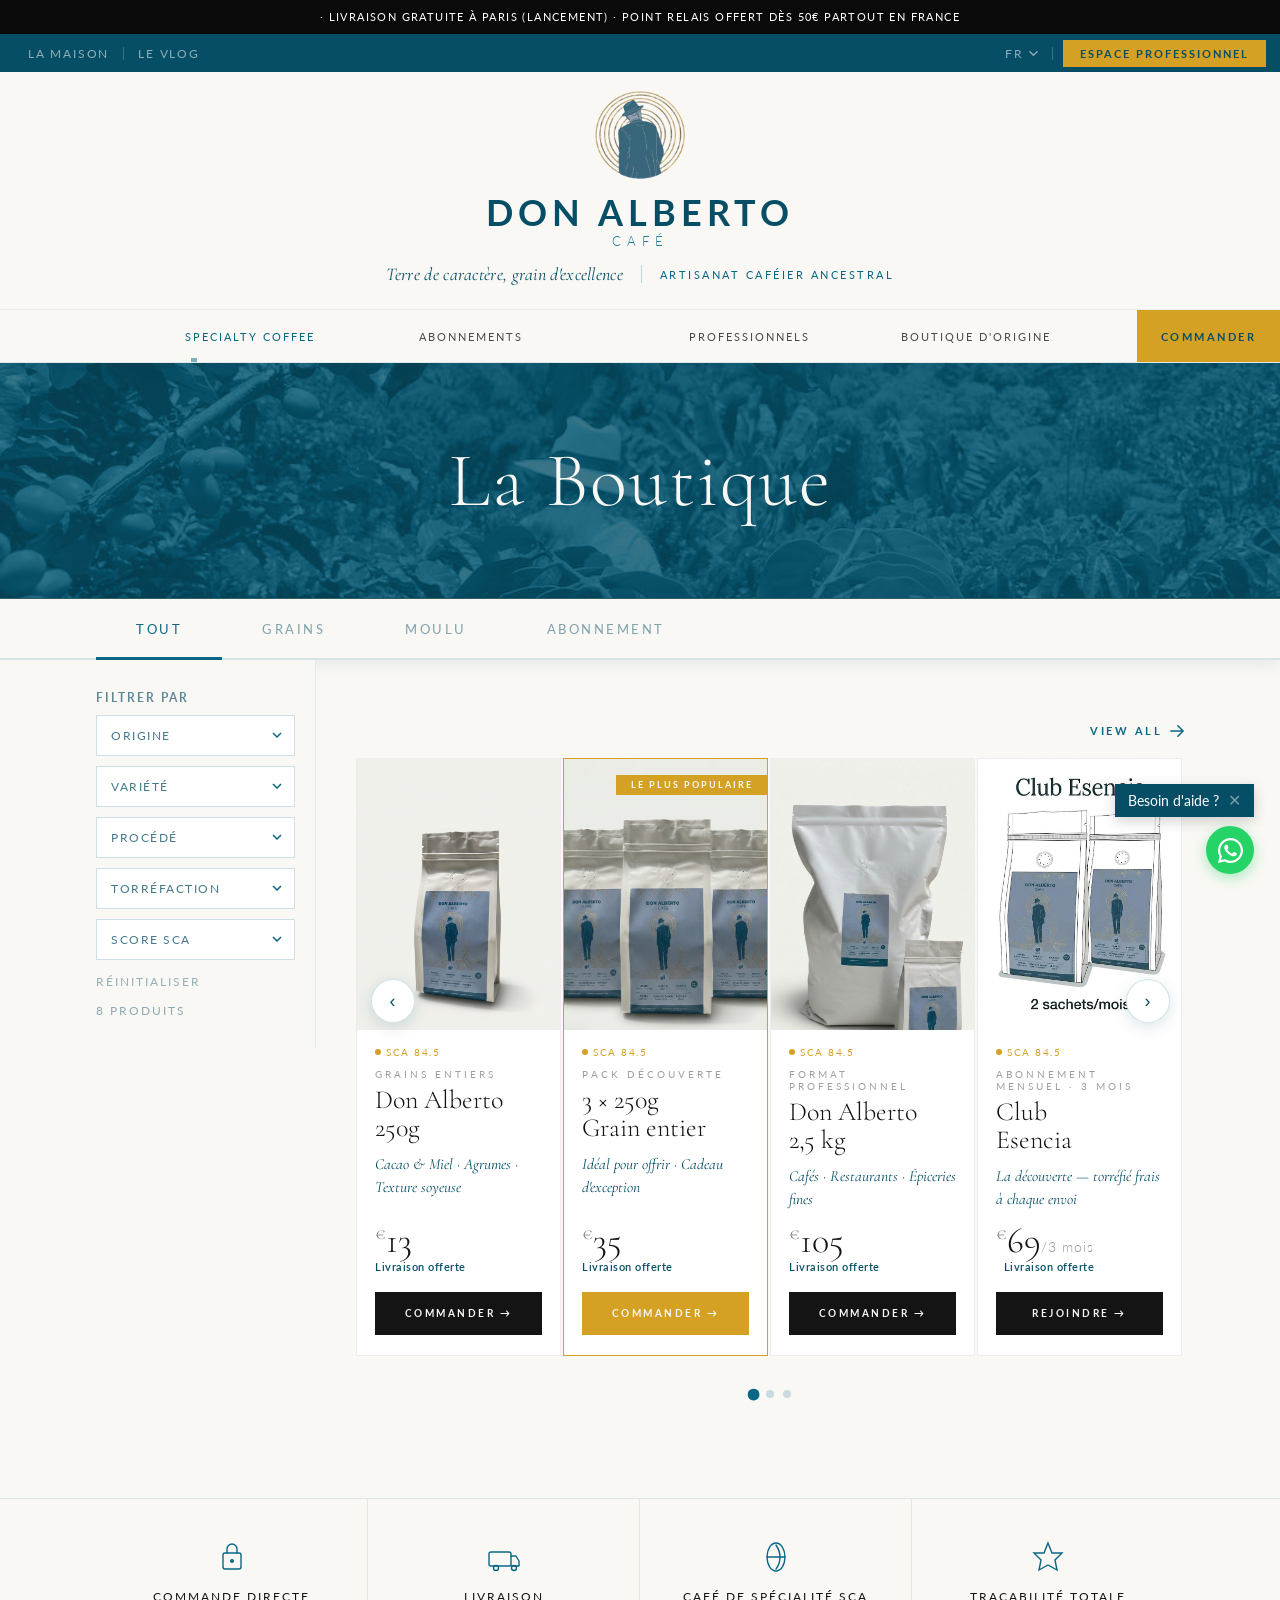
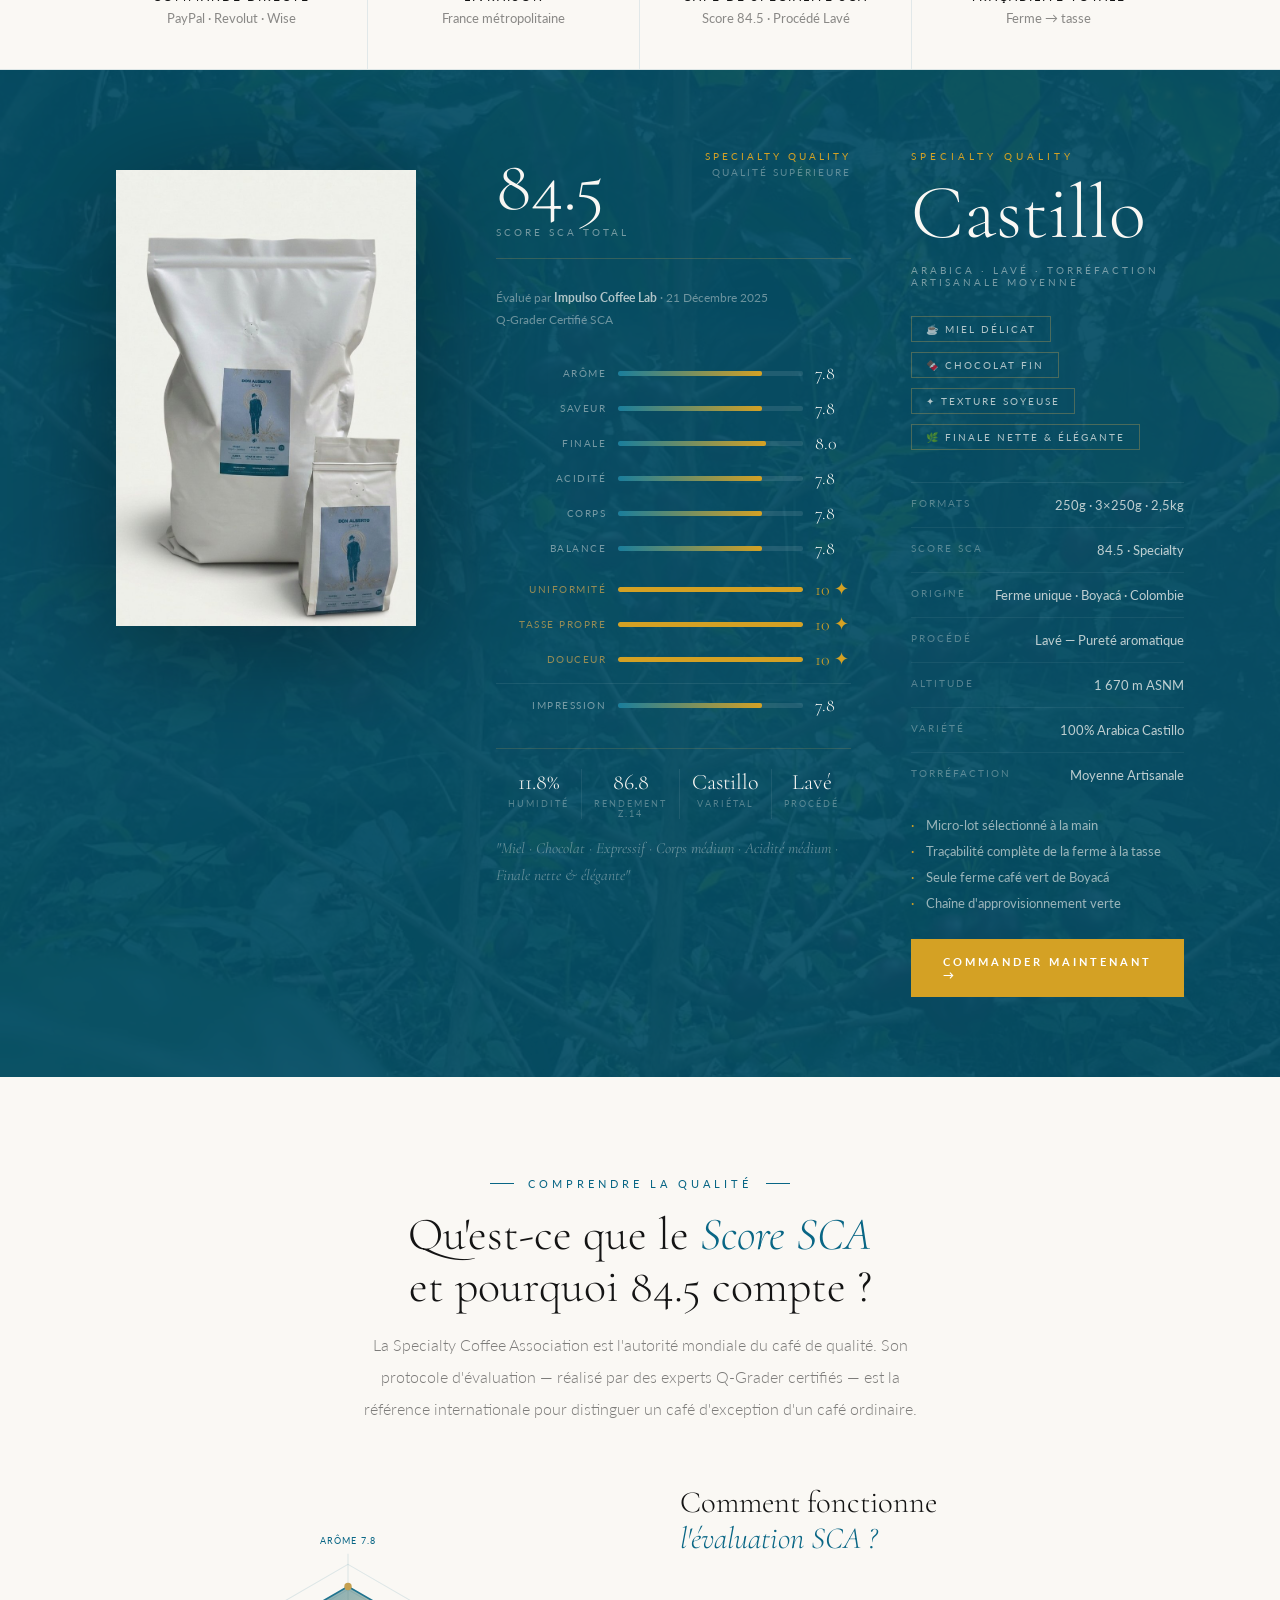
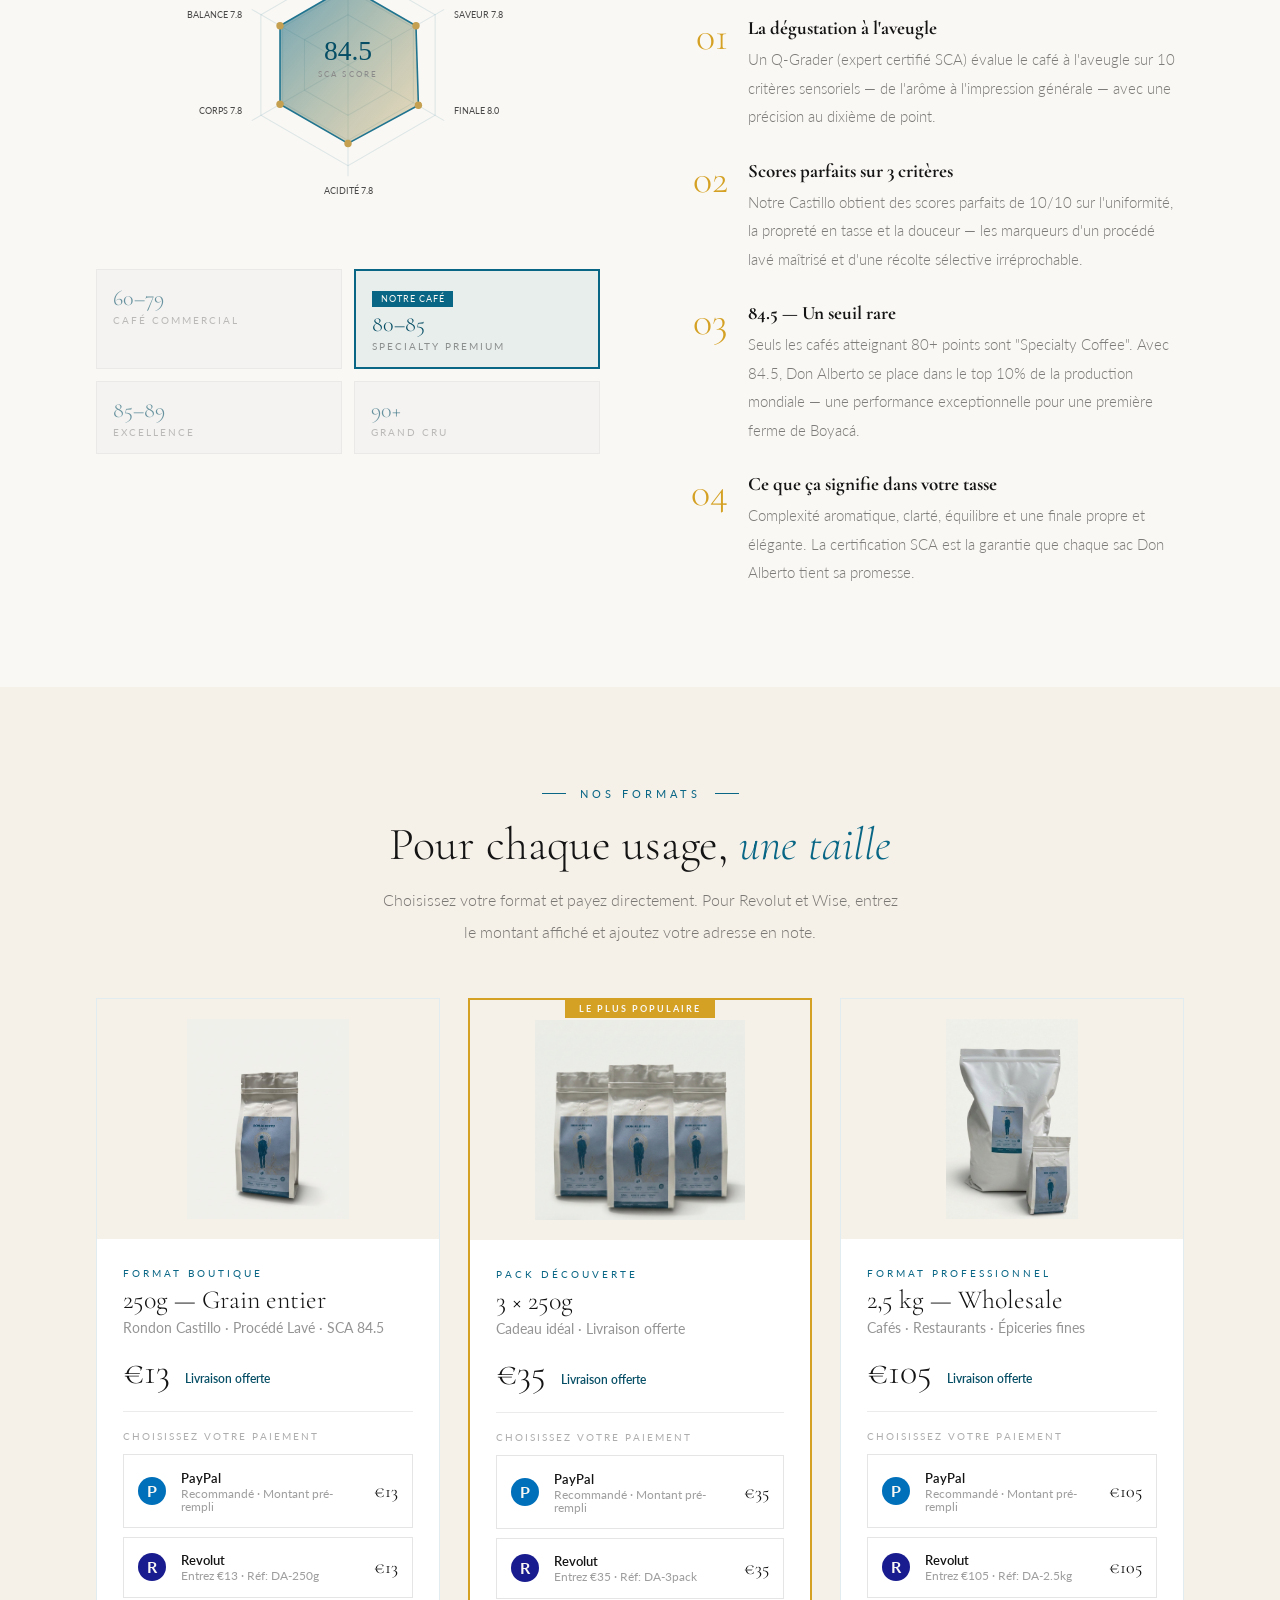
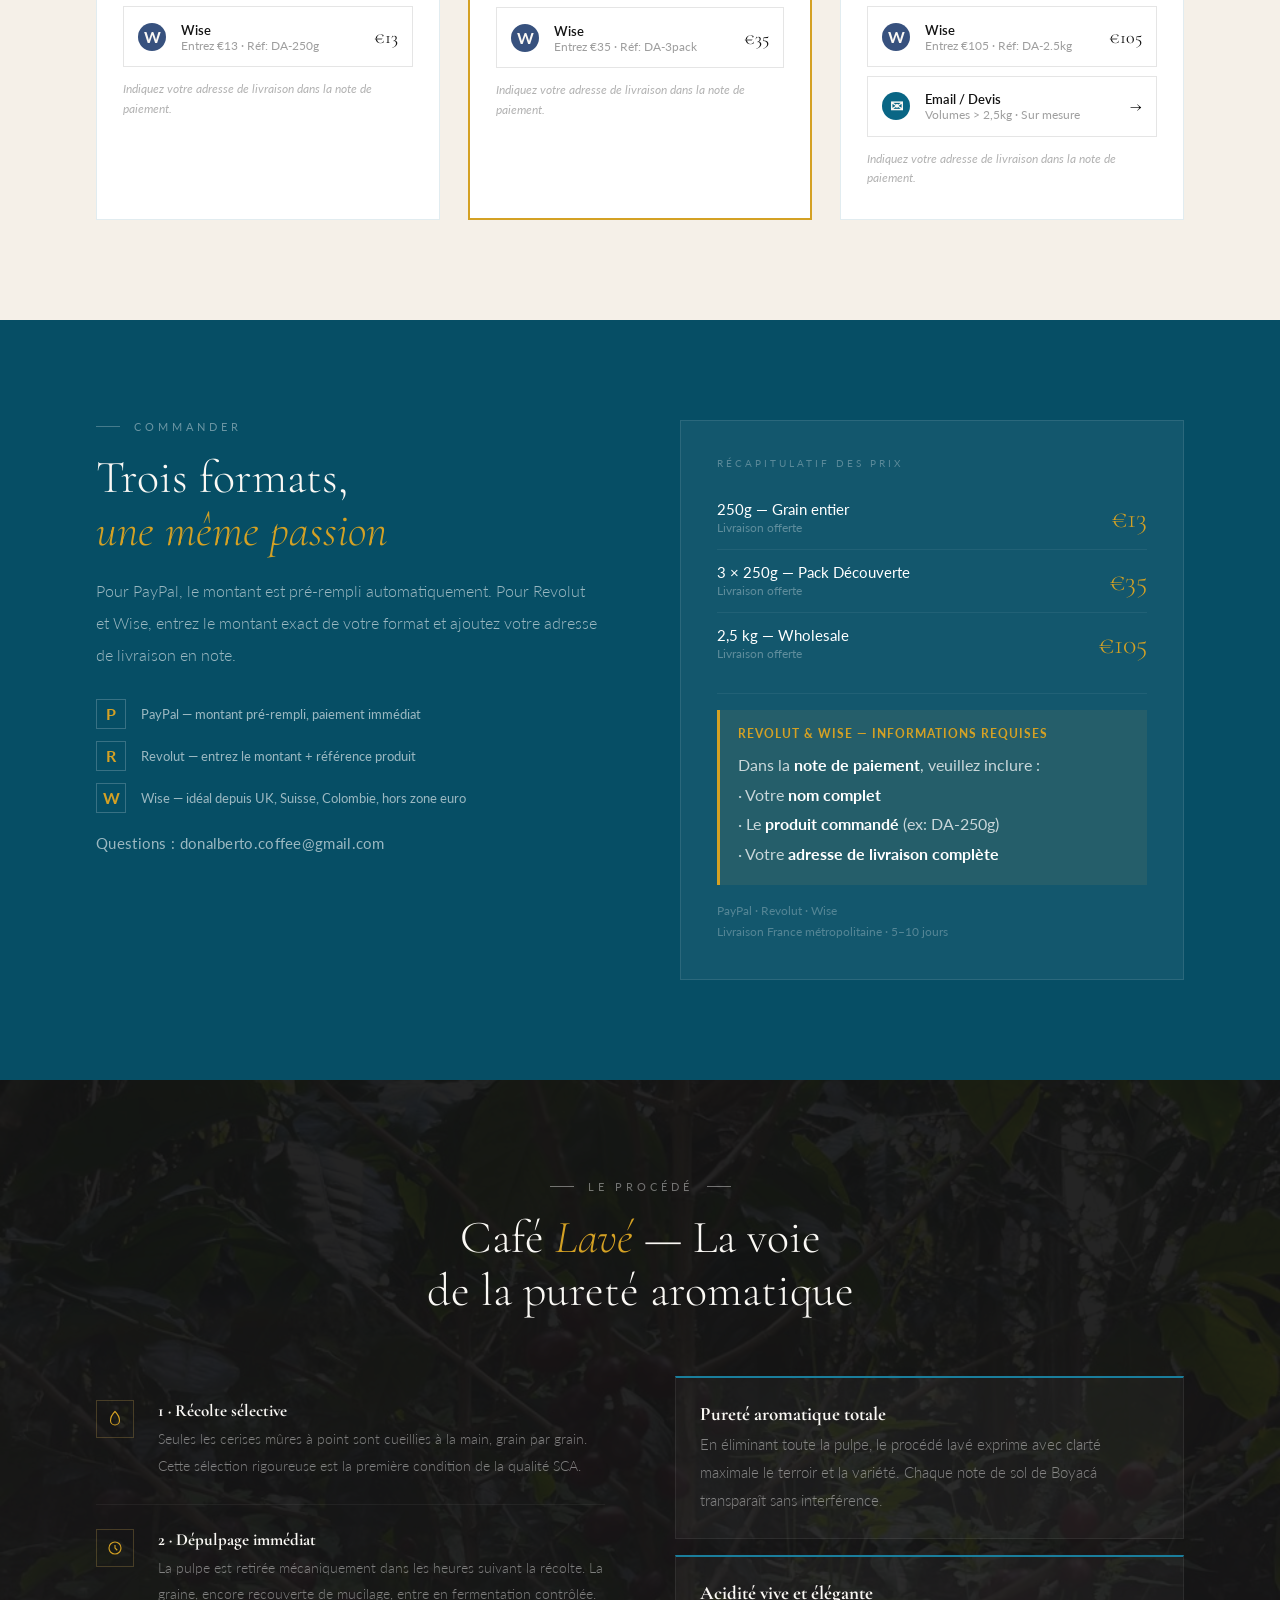
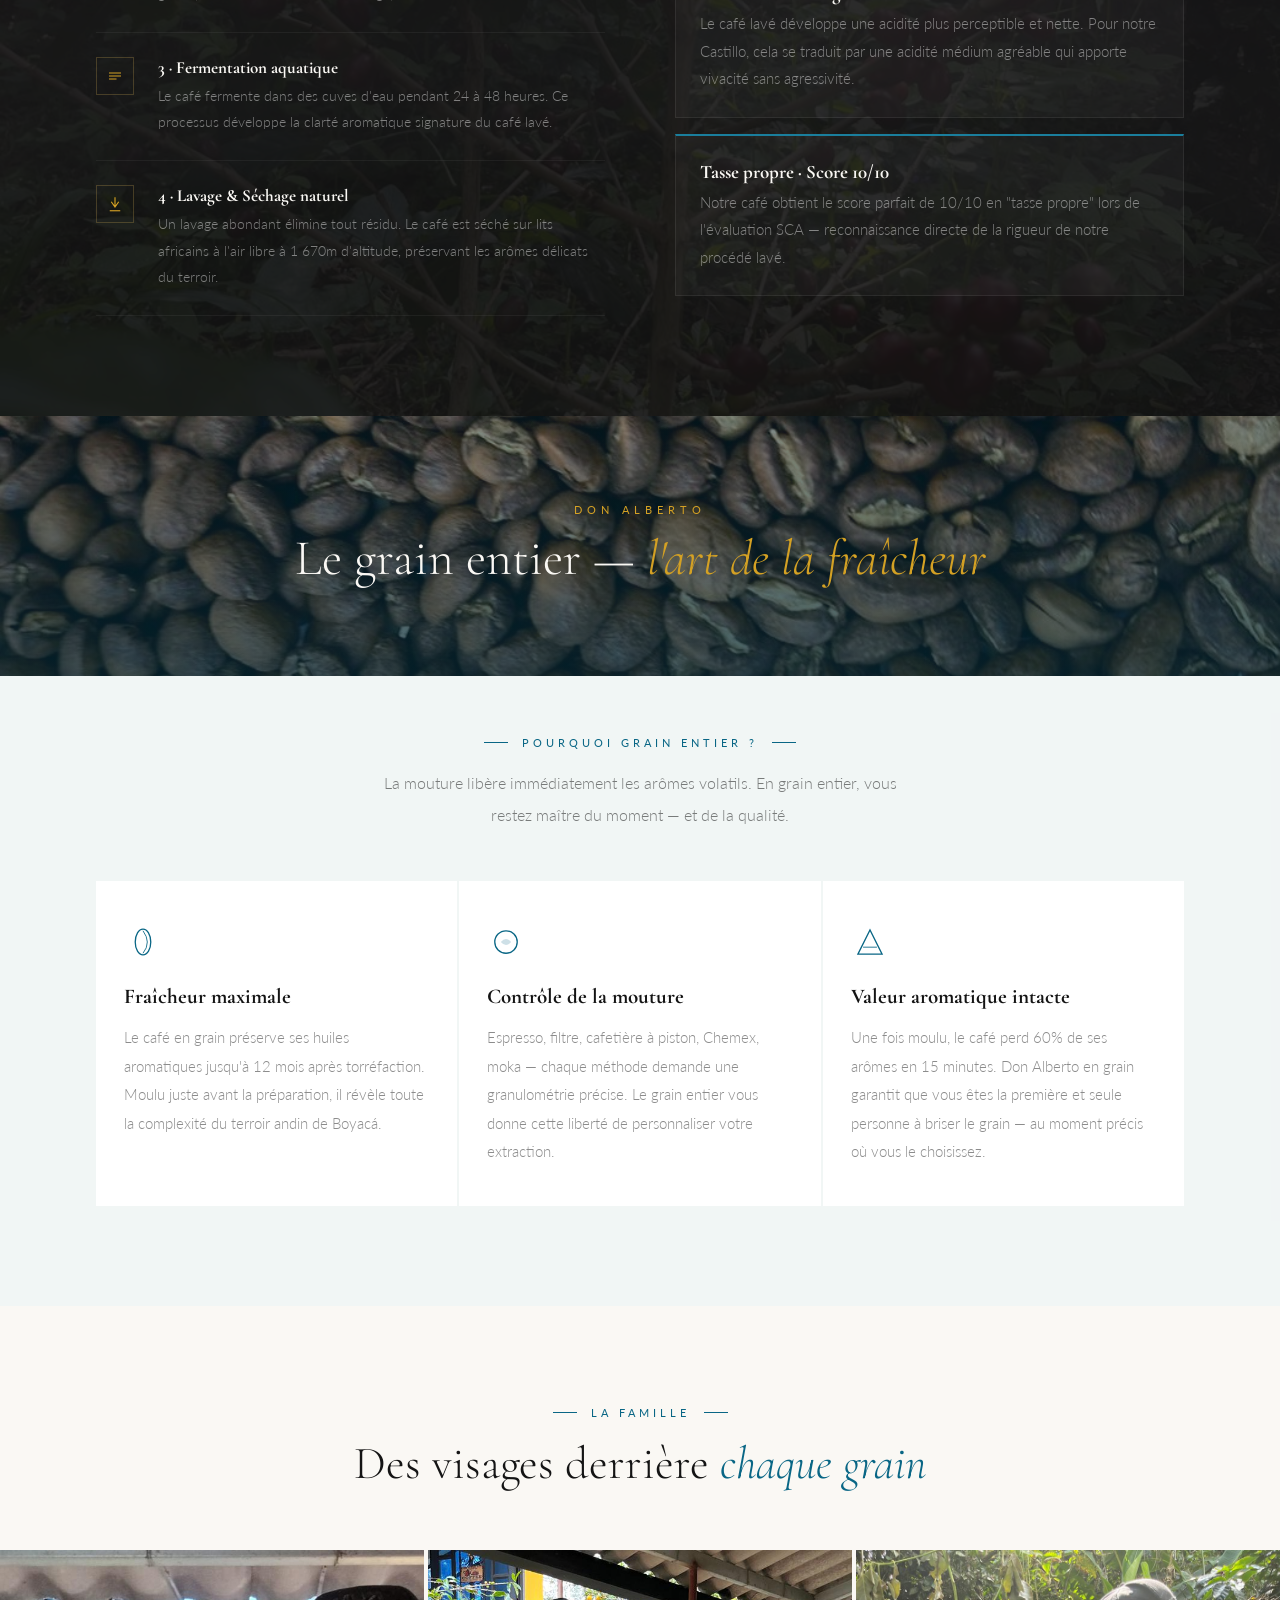
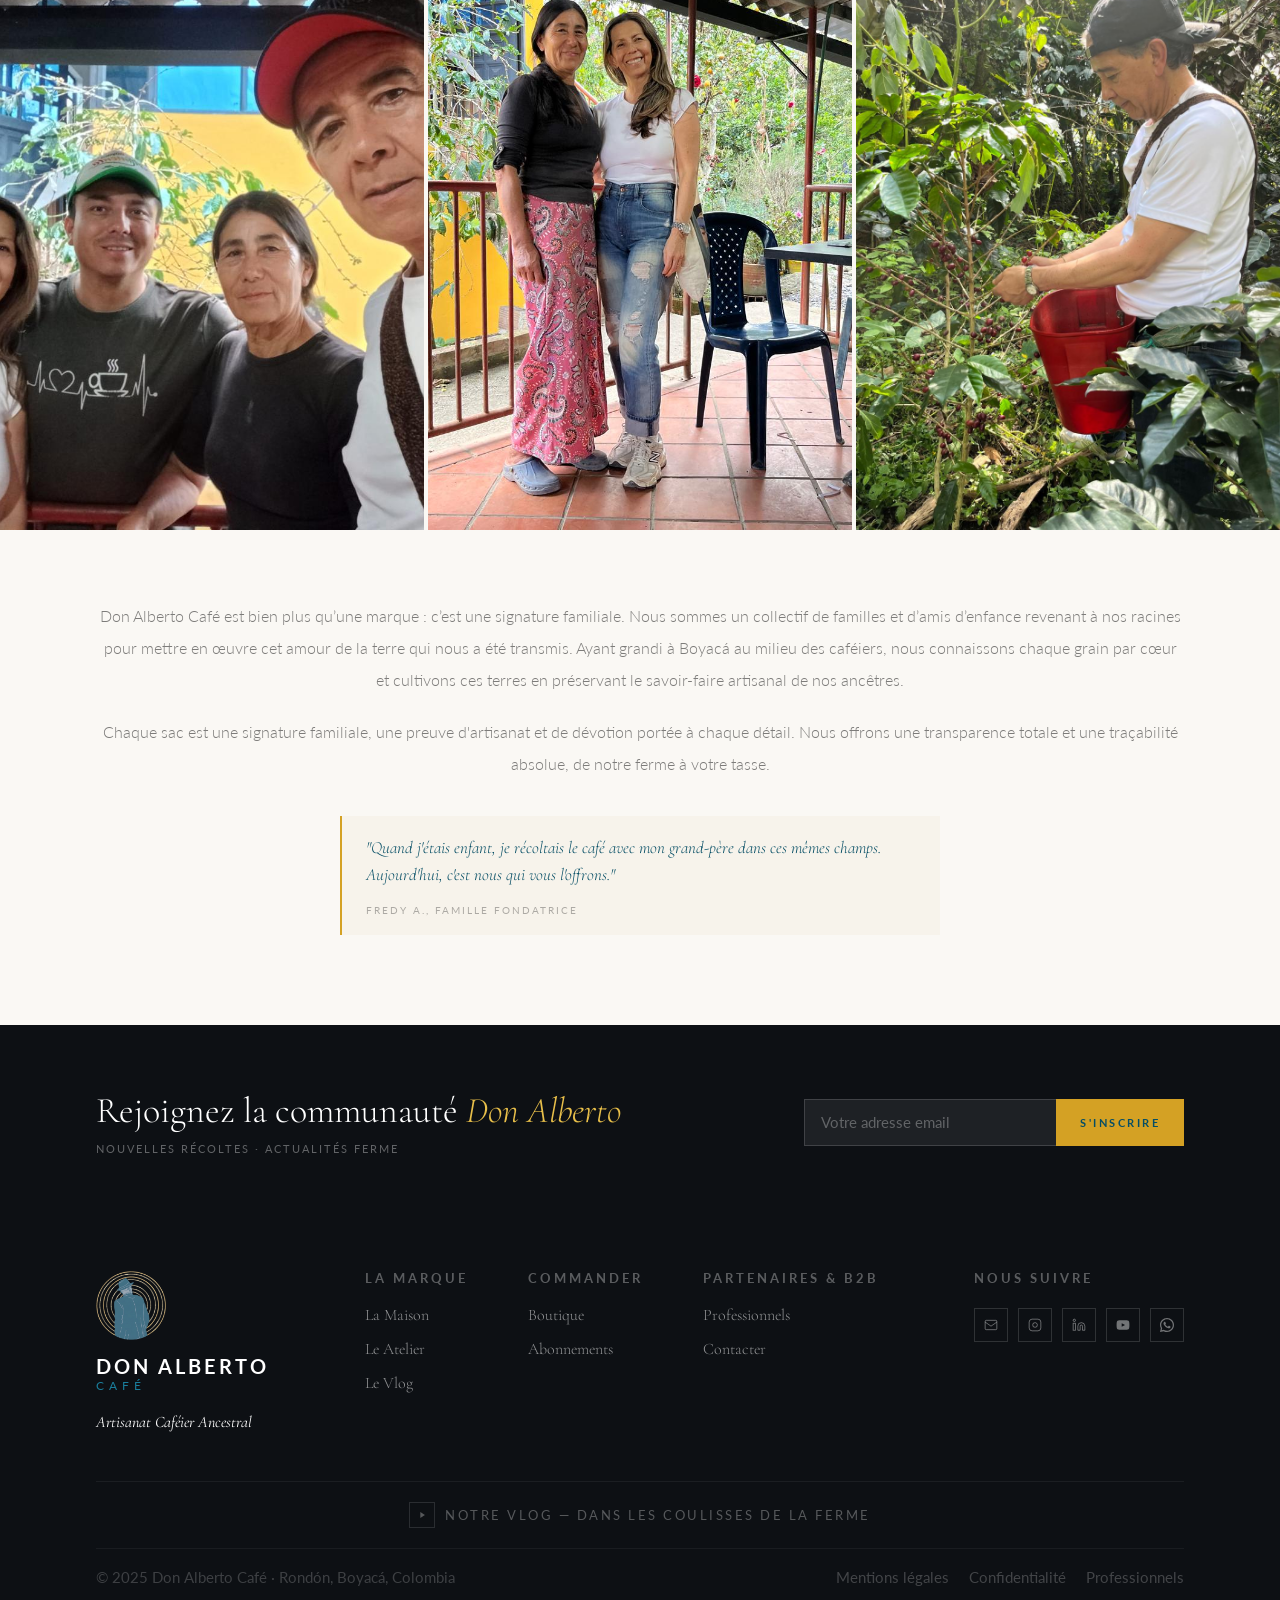
<file: boutique.html>
<!DOCTYPE html>
<html lang="fr">
<head>
<meta charset="UTF-8">
<meta name="viewport" content="width=device-width, initial-scale=1.0">
<title>Boutique — Don Alberto Café · Specialty Coffee SCA 84.5 · Boyacá Colombia</title>
  <link rel="canonical" href="https://donalberto.cafe/boutique.html">
<meta name="description" content="Achetez Don Alberto Café — Arabica Castillo Single Origin, SCA 84.5, Procédé Lavé. 250g, 500g, Pack, Abonnement mensuel. Boyacá, Colombie.">
<link rel="icon" type="image/png" href="logos/favicon.png">
<link rel="preconnect" href="https://fonts.googleapis.com">
<link href="https://fonts.googleapis.com/css2?family=Cormorant+Garamond:ital,wght@0,300;0,400;0,500;0,600;1,300;1,400;1,500&family=Lato:wght@300;400;700&display=swap" rel="stylesheet">
<link rel="stylesheet" href="da-styles.css">
<style>
.boutique-hero {
  background: var(--teal-deep, #064e65);
  padding: 80px var(--page-pad) 60px;
  text-align: center;
  border-bottom: 1px solid rgba(196,160,80,.22);
  position: relative;
  overflow: hidden;
}
.boutique-hero::before {
  content: '';
  position: absolute;
  inset: 0;
  background: url('images/coffee-farm-col.jpg') center/cover;
  opacity: .22;
  mix-blend-mode: luminosity;
}
.boutique-hero .inner { position: relative; z-index: 1; }
.boutique-hero .b-eyebrow {
  font-family: 'Lato', sans-serif;
  font-size: 11px;
  letter-spacing: 5px;
  text-transform: uppercase;
  color: var(--gold, #c4a050);
  margin-bottom: 18px;
}
.boutique-hero h1 {
  font-family: 'Cormorant Garamond', serif;
  font-size: clamp(44px, 6vw, 80px);
  font-weight: 300;
  color: #faf8f4;
  line-height: 1;
  letter-spacing: 2px;
  margin-bottom: 18px;
}
.boutique-hero .b-sub {
  font-family: 'Lato', sans-serif;
  font-size: 11px;
  letter-spacing: 3px;
  text-transform: uppercase;
  color: rgba(250,248,244,.5);
}
.boutique-tabs-wrap {
  background: #faf8f4;
  border-bottom: 2px solid rgba(9,102,133,.14);
  box-shadow: 0 3px 18px rgba(6,78,101,.10);
  position: sticky;
  top: 0;
  z-index: 200;
}
.boutique-tabs {
  display: flex;
  padding: 0 var(--page-pad);
  gap: 0;
}
.btab {
  font-family: 'Lato', sans-serif;
  font-size: 13px;
  font-weight: 400;
  letter-spacing: 2.5px;
  text-transform: uppercase;
  color: rgba(6,78,101,.5);
  background: none;
  border: none;
  border-bottom: 3px solid transparent;
  padding: 20px 40px;
  cursor: pointer;
  transition: color .2s, border-color .2s;
  position: relative;
  bottom: -2px;
}
.btab:hover { color: var(--teal, #096685); }
.btab.active {
  color: var(--teal, #096685);
  border-bottom-color: var(--teal, #096685);
}
.filter-bar {
  background: var(--cream, #faf8f4);
  border-right: 1px solid rgba(9,102,133,.10);
}
.shop-layout {
  display: flex;
  align-items: flex-start;
  background: var(--cream, #faf8f4);
}
.filter-sidebar {
  flex: 0 0 calc(var(--page-pad) + 220px);
  position: sticky;
  top: var(--nav-h);
  max-height: calc(100vh - var(--nav-h));
  overflow-y: auto;
  border-right: 1px solid rgba(9,102,133,.10);
  background: var(--cream, #faf8f4);
}
.filter-bar-inner {
  padding: 30px 20px 30px var(--page-pad);
  display: flex;
  flex-direction: column;
  align-items: flex-start;
  gap: 10px;
}
.filter-label {
  font-family: 'Lato', sans-serif;
  font-size: 12px;
  font-weight: 700;
  letter-spacing: 2px;
  text-transform: uppercase;
  color: rgba(6,78,101,.65);
  margin-right: 6px;
}
.filter-select {
  background: #fff;
  border: 1px solid rgba(9,102,133,.2);
  color: rgba(6,78,101,.75);
  font-family: 'Lato', sans-serif;
  font-size: 12px;
  font-weight: 400;
  letter-spacing: 1.5px;
  text-transform: uppercase;
  padding: 12px 32px 12px 14px;
  cursor: pointer;
  outline: none;
  -webkit-appearance: none;
  appearance: none;
  background-image: url("data:image/svg+xml,%3Csvg xmlns='http://www.w3.org/2000/svg' width='10' height='6' fill='none' stroke='%23096685' stroke-width='1.5'%3E%3Cpath d='M1 1l4 4 4-4'/%3E%3C/svg%3E");
  background-repeat: no-repeat;
  background-position: right 12px center;
  transition: border-color .2s;
}
.filter-select { width: 100%; }
.filter-select:hover { border-color: rgba(9,102,133,.45); }
.filter-sep { display: none; }
.filter-reset {
  font-family: 'Lato', sans-serif;
  font-size: 12px;
  font-weight: 400;
  letter-spacing: 2px;
  text-transform: uppercase;
  color: rgba(6,78,101,.42);
  background: none;
  border: none;
  cursor: pointer;
  padding: 4px 0;
  transition: color .2s;
}
.filter-reset:hover { color: var(--gold); }
.filter-count {
  margin-left: 0;
  font-family: 'Lato', sans-serif;
  font-size: 12px;
  font-weight: 400;
  letter-spacing: 2px;
  color: rgba(6,78,101,.45);
  text-transform: uppercase;
}
.product-catalog {
  background: var(--cream, #faf8f4);
  padding: 60px var(--page-pad) 100px 40px;
  flex: 1;
  min-width: 0;
}
.catalog-inner {
}
.carousel-outer {
  position: relative;
}
.carousel-wrap {
  overflow: hidden;
  padding: 0 0 20px;
}
.prod-grid {
  display: flex;
  gap: 2px;
  transition: transform .45s cubic-bezier(.25,.46,.45,.94);
  will-change: transform;
  cursor: grab;
}
.prod-grid.dragging { cursor: grabbing; transition: none; }
.pcard {
  flex: 0 0 calc(25% - 2px);
  min-width: 0;
}
@media (max-width: 1100px) { .pcard { flex: 0 0 calc(33.33% - 2px) !important; } }
@media (max-width: 800px)  { .pcard { flex: 0 0 calc(50% - 2px) !important; } }
@media (max-width: 767px)  { .pcard { flex: 0 0 100% !important; } }
.carousel-btn {
  position: absolute;
  top: 38%;
  transform: translateY(-50%);
  z-index: 10;
  background: #fff;
  border: 1px solid rgba(9,102,133,.18);
  color: var(--teal-deep, #064e65);
  width: 44px;
  height: 44px;
  border-radius: 50%;
  display: flex;
  align-items: center;
  justify-content: center;
  cursor: pointer;
  box-shadow: 0 4px 16px rgba(6,78,101,.14);
  transition: background .2s, box-shadow .2s;
  font-size: 18px;
}
.carousel-btn:hover { background: var(--teal, #096685); color: #fff; }
.carousel-btn.prev { left: 14.5px; }
.carousel-btn.next { right: 14.5px; }
.carousel-dots {
  display: flex;
  justify-content: center;
  gap: 8.5px;
  padding: 14px 0 0;
}
.carousel-dot {
  width: 8.5px; height: 8.5px;
  border-radius: 50%;
  background: rgba(9,102,133,.2);
  cursor: pointer;
  transition: background .2s, transform .2s;
}
.carousel-dot.active { background: var(--teal, #096685); transform: scale(1.3); }
.pcard {
  background: #fff;
  border: 1px solid rgba(0,0,0,.07);
  display: flex;
  flex-direction: column;
  cursor: pointer;
  transition: box-shadow .25s, transform .25s;
  position: relative;
  overflow: hidden;
}
.pcard:hover {
  box-shadow: 0 16px 48px rgba(0,0,0,.12);
  transform: translateY(-3px);
  z-index: 2;
}
.pcard.hidden { display: none; }
.pcard.featured { border-color: var(--gold); }
.pcard-badge {
  position: absolute;
  top: 16px;
  right: 0;
  background: var(--gold);
  color: #faf8f4;
  font-family: 'Lato', sans-serif;
  font-size: 8.5px;
  letter-spacing: 2px;
  text-transform: uppercase;
  font-weight: 700;
  padding: 5px 14.5px;
  z-index: 3;
}
.pcard-img {
  width: 100%;
  aspect-ratio: 3 / 4;
  overflow: hidden;
  background: #f5f0e8;
  position: relative;
  flex-shrink: 0;
}
.pcard-img img {
  position: absolute;
  inset: 0;
  width: 100%;
  height: 100%;
  display: block;
  transition: opacity .5s ease, transform .55s ease;
}
.pcard-img .img-product {
  object-fit: cover;
  object-position: center top;
  opacity: 1;
  transform: scale(1);
  z-index: 1;
}
.pcard-img .img-wheel {
  object-fit: contain;
  object-position: center center;
  background: #fff;
  padding: 16px;
  opacity: 0;
  transform: scale(1.04);
  z-index: 2;
}
.pcard:hover .pcard-img .img-product {
  opacity: 0;
  transform: scale(1.06);
}
.pcard:hover .pcard-img .img-wheel {
  opacity: 1;
  transform: scale(1);
}
.pcard-overlay {
  position: absolute;
  inset: 0;
  background: linear-gradient(to bottom, rgba(6,78,101,.0) 30%, rgba(6,78,101,.92) 100%);
  opacity: 0;
  transition: opacity .35s ease;
  display: flex;
  flex-direction: column;
  justify-content: flex-end;
  padding: 20px 18px;
  z-index: 2;
}
.pcard:hover .pcard-overlay { opacity: 1; }
.pcard-overlay .pcard-attrs {
  border: none;
  padding: 0;
  margin: 0 0 12px;
  gap: 4px;
}
.pcard-overlay .pcard-attr { font-size: 11px; }
.pcard-overlay .pcard-attr-key { color: rgba(250,248,244,.5); letter-spacing: 1px; }
.pcard-overlay .pcard-attr-val { color: rgba(250,248,244,.9); }
.pcard-body {
  padding: 16px 18px 20px;
  flex: 1;
  display: flex;
  flex-direction: column;
}
.pcard-tag {
  font-family: 'Lato', sans-serif;
  font-size: 10px;
  letter-spacing: 3px;
  text-transform: uppercase;
  color: rgba(0,0,0,.38);
  margin-bottom: 6px;
}
.pcard-name {
  font-family: 'Cormorant Garamond', serif;
  font-size: 26px;
  font-weight: 300;
  color: #141414;
  line-height: 1.1;
  margin-bottom: 10px;
}
.pcard-desc {
  font-family: 'Lato', sans-serif;
  font-size: 13px;
  color: rgba(0,0,0,.45);
  line-height: 1.7;
  margin-bottom: 14.5px;
}
.pcard-attrs {
  display: flex;
  flex-direction: column;
  gap: 5px;
  padding: 0;
  border: none;
  margin: 0;
}
.pcard-attr {
  display: flex;
  justify-content: space-between;
  align-items: baseline;
  font-family: 'Lato', sans-serif;
  font-size: 11px;
}
.pcard-attr-key { color: rgba(0,0,0,.32); letter-spacing: 1px; text-transform: uppercase; }
.pcard-attr-val { color: rgba(0,0,0,.65); font-weight: 400; }
.pcard-notes {
  font-family: 'Cormorant Garamond', serif;
  font-style: italic;
  font-size: 15.5px;
  color: var(--teal-deep, #064e65);
  margin-bottom: 12px;
  line-height: 1.5;
}
.pcard-footer {
  margin-top: auto;
  display: flex;
  align-items: flex-end;
  justify-content: space-between;
  gap: 14.5px;
}
.pcard-price {
  font-family: 'Cormorant Garamond', serif;
  font-size: 36px;
  font-weight: 300;
  color: #141414;
  line-height: 1;
}
.pcard-price sup {
  font-size: .5em;
  vertical-align: super;
  letter-spacing: 0;
  color: rgba(0,0,0,.55);
}
.pcard-price span.freq {
  font-size: .38em;
  color: rgba(0,0,0,.4);
  font-family: 'Lato', sans-serif;
  letter-spacing: 1px;
}
.pcard-ship {
  font-family: 'Lato', sans-serif;
  font-size: 11px;
  color: rgba(0,0,0,.35);
  text-align: right;
  line-height: 1.5;
}
.pcard-ship.free { color: var(--teal-deep, #064e65); font-weight: 600; letter-spacing: .5px; }
.pcard-btn {
  display: inline-flex;
  align-items: center;
  justify-content: center;
  width: 100%;
  margin-top: 16px;
  background: #141414;
  color: #faf8f4;
  font-family: 'Lato', sans-serif;
  font-size: 10px;
  letter-spacing: 2.5px;
  text-transform: uppercase;
  font-weight: 700;
  padding: 15.5px 20px;
  border: none;
  cursor: pointer;
  transition: background .2s;
  text-decoration: none;
}
.pcard-btn:hover { background: var(--gold, #c4a050); color: #faf8f4; }
.pcard.featured .pcard-btn { background: var(--gold, #c4a050); }
.pcard.featured .pcard-btn:hover { background: #a8873a; }
.pcard-sca {
  display: inline-flex;
  align-items: center;
  gap: 5px;
  font-family: 'Lato', sans-serif;
  font-size: 10px;
  letter-spacing: 1.5px;
  text-transform: uppercase;
  color: var(--gold, #c4a050);
  margin-bottom: 10px;
}
.pcard-sca::before {
  content: '';
  display: block;
  width: 6px;
  height: 6px;
  border-radius: 50%;
  background: var(--gold, #c4a050);
}
.no-results {
  grid-column: 1 / -1;
  text-align: center;
  padding: 80px 20px;
  font-family: 'Cormorant Garamond', serif;
  font-size: 22px;
  font-weight: 300;
  color: rgba(0,0,0,.35);
}
.prod-gallery {
  background: #f5f0e8;
  padding: 100px var(--page-pad);
}
.prod-cards-grid {
  display: grid;
  grid-template-columns: repeat(3, 1fr);
  gap: 28px;
  margin-top: 50px;
}
@media (max-width: 900px) { .prod-cards-grid { grid-template-columns: 1fr; } }
.pg-card {
  background: #fff;
  border: 1px solid rgba(9,102,133,.12);
  position: relative;
  overflow: hidden;
}
.pg-card.pg-featured { border: 2px solid var(--gold, #c4a050); }
.pg-featured-badge {
  position: absolute;
  top: -1px;
  left: 50%;
  transform: translateX(-50%);
  background: var(--gold, #c4a050);
  color: #faf8f4;
  font-family: 'Lato', sans-serif;
  font-size: 9px;
  letter-spacing: 2px;
  text-transform: uppercase;
  font-weight: 700;
  padding: 4px 14px;
  white-space: nowrap;
}
.pg-img-wrap {
  background: #f5f0e8;
  display: flex;
  align-items: center;
  justify-content: center;
  padding: 20px;
  height: 240px;
}
.pg-img-wrap img { max-height: 200px; width: 100%; object-fit: contain; }
.pg-body { padding: 28px 26px 32px; }
.pg-tag { font-size: 10px; letter-spacing: 3px; text-transform: uppercase; color: var(--teal, #096685); margin-bottom: 5px; font-family: 'Lato', sans-serif; }
.pg-name { font-family: 'Cormorant Garamond', serif; font-size: 26px; font-weight: 300; color: #141414; margin-bottom: 4px; }
.pg-desc { font-size: 14px; color: rgba(0,0,0,.42); margin-bottom: 14px; font-family: 'Lato', sans-serif; }
.pg-price-row { display: flex; align-items: baseline; gap: 14.5px; margin-bottom: 5px; }
.pg-price { font-family: 'Cormorant Garamond', serif; font-size: 36px; font-weight: 300; color: #141414; }
.pg-shipping { font-size: 12px; color: rgba(0,0,0,.35); font-family: 'Lato', sans-serif; }
.pg-free { color: var(--teal-deep, #064e65); font-weight: 600; }
.pg-divider { height: 1px; background: rgba(0,0,0,.08); margin: 18px 0; }
.pg-pay-label { font-size: 10px; letter-spacing: 2px; text-transform: uppercase; color: rgba(0,0,0,.32); margin-bottom: 12px; font-family: 'Lato', sans-serif; }
.pg-pay-btn {
  display: flex;
  align-items: center;
  gap: 14.5px;
  padding: 14.5px 14px;
  border: 1px solid rgba(0,0,0,.1);
  text-decoration: none;
  margin-bottom: 8.5px;
  transition: border-color .2s, background .2s;
}
.pg-pay-btn:hover { background: rgba(9,102,133,.03); border-color: rgba(9,102,133,.3); }
.pg-pay-logo { width: 28px; height: 28px; border-radius: 50%; display: flex; align-items: center; justify-content: center; font-weight: 700; font-size: 15.5px; color: #faf8f4; flex-shrink: 0; font-family: 'Lato', sans-serif; }
.pg-pay-btn.pp .pg-pay-logo { background: #0070ba; }
.pg-pay-btn.rv .pg-pay-logo { background: #191C8E; }
.pg-pay-btn.ws .pg-pay-logo { background: #37517e; }
.pg-pay-btn.em .pg-pay-logo { background: var(--teal, #096685); }
.pg-pay-info { flex: 1; }
.pg-pay-name { display: block; font-size: 13px; font-weight: 600; color: #141414; font-family: 'Lato', sans-serif; }
.pg-pay-note { display: block; font-size: 11.5px; color: rgba(0,0,0,.38); margin-top: 1px; font-family: 'Lato', sans-serif; }
.pg-pay-amount { font-family: 'Cormorant Garamond', serif; font-size: 18px; color: #141414; }
.pg-note { font-size: 12px; color: rgba(0,0,0,.3); margin-top: 12px; line-height: 1.6; font-family: 'Lato', sans-serif; font-style: italic; }
.order-cta {
  background: var(--teal-deep, #064e65);
  display: grid;
  grid-template-columns: 1fr 1fr;
  gap: 80px;
  padding: 100px var(--page-pad);
  align-items: start;
}
@media (max-width: 900px) { .order-cta { grid-template-columns: 1fr; padding: 60px 32px; } }
.btrust-bar { background: #faf8f4; border-top: 1px solid rgba(9,102,133,.12); border-bottom: 1px solid rgba(9,102,133,.12); }
.btrust-inner {
  padding: 0 var(--page-pad);
  display: grid;
  grid-template-columns: repeat(4, 1fr);
}
@media (max-width: 768px) { .btrust-inner { grid-template-columns: repeat(2,1fr); } }
.btrust-item {
  padding: 40px 20px;
  text-align: center;
  border-right: 1px solid rgba(9,102,133,.1);
}
.btrust-item:last-child { border-right: none; }
.btrust-icon { width: 36px; height: 36px; margin: 0 auto 14px; color: var(--teal, #096685); }
.btrust-icon svg { width: 100%; height: 100%; }
.btrust-h { font-family: 'Lato', sans-serif; font-size: 12px; letter-spacing: 2px; text-transform: uppercase; color: #141414; margin-bottom: 5px; }
.btrust-d { font-family: 'Lato', sans-serif; font-size: 12.5px; color: rgba(0,0,0,.45); line-height: 1.6; }
.bsca-edu { background: #faf8f4; padding: 100px var(--page-pad); }
.bsca-edu-grid { display: grid; grid-template-columns: 1fr 1fr; gap: 80px; margin-top: 60px; align-items: start; }
@media (max-width: 900px) { .bsca-edu-grid { grid-template-columns: 1fr; } }
.score-tiers { display: grid; grid-template-columns: 1fr 1fr; gap: 12px; margin-top: 26px; }
.tier { padding: 15px 16px; }
.tier.active { background: rgba(9,102,133,.07); border: 2px solid var(--teal, #096685); }
.tier:not(.active) { background: #f0f0ee; border: 1px solid #e0e0de; opacity: .6; }
.tier-range { font-family: 'Cormorant Garamond', serif; font-size: 22px; font-weight: 300; color: var(--teal-deep, #064e65); }
.tier-lbl { font-size: 10px; letter-spacing: 2px; text-transform: uppercase; color: rgba(0,0,0,.4); margin-top: 3px; font-family: 'Lato', sans-serif; }
.tier-badge { display: inline-block; background: var(--teal, #096685); color: #faf8f4; font-size: 8.5px; letter-spacing: 1px; text-transform: uppercase; padding: 3px 8.5px; margin-bottom: 4px; font-family: 'Lato', sans-serif; }
.sca-steps-list { display: flex; flex-direction: column; gap: 28px; }
.sca-step-item { display: flex; gap: 20px; align-items: flex-start; }
.sca-step-num { font-family: 'Cormorant Garamond', serif; font-size: 40px; font-weight: 300; color: var(--gold, #c4a050); line-height: 1; flex-shrink: 0; width: 48px; text-align: right; }
.sca-step-body h4 { font-family: 'Cormorant Garamond', serif; font-size: 19px; color: #141414; margin-bottom: 6px; }
.sca-step-body p { font-size: 15px; line-height: 1.9; color: rgba(0,0,0,.5); font-family: 'Lato', sans-serif; font-weight: 300; }
.bprocess-section {
  background: #141414;
  padding: 100px var(--page-pad);
  position: relative;
  overflow: hidden;
}
.bprocess-bg {
  position: absolute;
  inset: 0;
  background: url('images/farm_cherries1.jpeg') center/cover;
  opacity: .07;
}
.bprocess-inner { position: relative; z-index: 1; }
.bprocess-grid { display: grid; grid-template-columns: 1fr 1fr; gap: 70px; margin-top: 60px; }
@media (max-width: 900px) { .bprocess-grid { grid-template-columns: 1fr; } }
.bprocess-steps { display: flex; flex-direction: column; }
.bprocess-step { display: grid; grid-template-columns: 44px 1fr; gap: 18px; padding: 24px 0; border-bottom: 1px solid rgba(255,255,255,.05); align-items: start; }
.bstep-icon { width: 38px; height: 38px; border: 1px solid rgba(196,160,80,.28); display: flex; align-items: center; justify-content: center; flex-shrink: 0; }
.bstep-icon svg { width: 18px; height: 18px; color: var(--gold, #c4a050); }
.bprocess-step h4 { font-family: 'Cormorant Garamond', serif; font-size: 17px; color: #faf8f4; margin-bottom: 5px; }
.bprocess-step p { font-size: 14px; line-height: 1.9; color: rgba(255,255,255,.45); font-family: 'Lato', sans-serif; font-weight: 300; }
.bproc-benefits { display: flex; flex-direction: column; gap: 16px; }
.bproc-benefit { background: rgba(255,255,255,.03); border: 1px solid rgba(255,255,255,.07); padding: 24px; border-top: 2px solid var(--teal-mid, #1a7e9c); }
.bproc-benefit h4 { font-family: 'Cormorant Garamond', serif; font-size: 19px; color: #faf8f4; margin-bottom: 6px; }
.bproc-benefit p { font-size: 14.5px; line-height: 1.9; color: rgba(255,255,255,.45); font-family: 'Lato', sans-serif; font-weight: 300; }
.bgrain-section { background: rgba(224,240,246,.35); padding: 100px var(--page-pad); }
.bgrain-hero { position: relative; height: 260px; overflow: hidden; margin: -100px calc(-1 * var(--page-pad)) 60px; }
.bgrain-hero img { width: 100%; height: 100%; object-fit: cover; display: block; }
.bgrain-hero-overlay {
  position: absolute; inset: 0;
  background: linear-gradient(to bottom, rgba(4,40,52,.5) 0%, rgba(4,40,52,.75) 100%);
  display: flex; align-items: center; justify-content: center;
}
.bgrain-hero-text { text-align: center; }
.bgrain-hero-text h2 { font-family: 'Cormorant Garamond', serif; font-size: clamp(28px,4vw,50px); font-weight: 300; color: #faf8f4; }
.bgrain-hero-text h2 em { color: var(--gold, #c4a050); }
.bgrain-header { margin-bottom: 50px; text-align: center; }
.bgrain-grid { display: grid; grid-template-columns: repeat(3,1fr); gap: 2px; }
@media (max-width: 768px) { .bgrain-grid { grid-template-columns: 1fr; } }
.bgrain-card { background: #fff; padding: 40px 28px; border-top: 2px solid transparent; transition: border-color .3s, box-shadow .3s; }
.bgrain-card:hover { border-color: var(--teal, #096685); box-shadow: 0 10px 36px rgba(9,102,133,.1); }
.bgrain-icon { width: 38px; height: 38px; margin-bottom: 20px; color: var(--teal, #096685); }
.bgrain-card h3 { font-family: 'Cormorant Garamond', serif; font-size: 21px; margin-bottom: 14.5px; color: #141414; }
.bgrain-card p { font-size: 15px; line-height: 1.9; color: rgba(0,0,0,.45); font-weight: 300; font-family: 'Lato', sans-serif; }
.bfamily-section {
  background: #faf8f4;
  padding: 100px 0 0;
}
.bfamily-header {
  text-align: center;
  padding: 0 var(--page-pad) 60px;
}
.bfamily-gallery {
  display: grid;
  grid-template-columns: 1fr 1fr 1fr;
  gap: 4px;
  width: 100%;
}
.bfamily-photo {
  overflow: hidden;
  position: relative;
}
.bfamily-photo img {
  width: 100%;
  height: 580px;
  object-fit: cover;
  object-position: center top;
  display: block;
  transition: transform .7s ease;
}
.bfamily-photo.harvest img {
  object-position: center center;
}
.bfamily-photo:hover img { transform: scale(1.04); }
.bfamily-text {
  padding: 70px var(--page-pad) 90px;
  text-align: center;
}
@media (max-width: 900px) {
  .bfamily-gallery { grid-template-columns: 1fr; }
  .bfamily-photo img { height: 320px; }
  .bfamily-text { padding: 50px 32px 70px; }
  .bfamily-header { padding: 0 32px 40px; }
}
.section-label-b {
  display: flex;
  align-items: center;
  gap: 14px;
  font-family: 'Lato', sans-serif;
  font-size: 11px;
  letter-spacing: 4px;
  text-transform: uppercase;
  color: var(--teal, #096685);
  margin-bottom: 18px;
}
.section-label-b::before { content: ''; width: 24px; height: 1px; background: var(--teal, #096685); flex-shrink: 0; }
.section-label-b.light { color: rgba(255,255,255,.4); }
.section-label-b.light::before { background: rgba(255,255,255,.25); }
.section-label-b.center { justify-content: center; }
.section-label-b.center::before,.section-label-b.center::after { content: ''; width: 24px; height: 1px; background: currentColor; }
.h2-b { font-family: 'Cormorant Garamond', serif; font-size: clamp(28px,3.6vw,46px); font-weight: 300; line-height: 1.15; color: #141414; }
.h2-b em { font-style: italic; color: var(--teal, #096685); }
.h2-b.light { color: #faf8f4; }
.h2-b.light em { color: var(--gold, #c4a050); }
.body-text-b { font-size: 16px; line-height: 2; color: rgba(0,0,0,.5); font-weight: 300; margin-bottom: 16px; font-family: 'Lato', sans-serif; }
.body-text-b.light { color: rgba(255,255,255,.6); }
.btn-primary-b {
  display: inline-flex;
  align-items: center;
  gap: 12px;
  background: var(--gold, #c4a050);
  color: #faf8f4;
  font-family: 'Lato', sans-serif;
  font-size: 11px;
  letter-spacing: 3px;
  text-transform: uppercase;
  font-weight: 700;
  padding: 14px 32px;
  border: none;
  cursor: pointer;
  text-decoration: none;
  transition: background .2s;
}
.btn-primary-b:hover { background: #a8873a; }
.quote-box-b {
  border-left: 2px solid var(--gold, #c4a050);
  padding: 18px 24px;
  background: rgba(196,160,80,.06);
  margin-top: 24px;
}
.quote-box-b p { font-family: 'Cormorant Garamond', serif; font-size: 17px; font-style: italic; font-weight: 300; color: var(--teal-deep, #064e65); line-height: 1.6; margin-bottom: 10px; }
.quote-box-b cite { font-size: 10px; letter-spacing: 2px; text-transform: uppercase; color: rgba(0,0,0,.3); font-style: normal; font-family: 'Lato', sans-serif; }
.reveal { opacity: 0; transform: translateY(24px); transition: opacity .65s ease, transform .65s ease; }
.reveal.visible { opacity: 1; transform: none; }
@media (max-width: 900px) {
  .boutique-tabs { padding: 0 20px; }
  .boutique-tabs .btab { padding: 18px 18px; font-size: 10px; letter-spacing: 2.5px; }
  /* align-items: stretch so product-catalog fills full width in column layout */
  .shop-layout { flex-direction: column; align-items: stretch; }
  .filter-sidebar { position: static; flex: none; width: 100%; border-right: none; border-bottom: 1px solid rgba(9,102,133,.10); max-height: none; }
  .filter-bar-inner { padding: 16px 20px; flex-direction: row; flex-wrap: wrap; }
  .filter-select { width: auto; }
  .product-catalog { padding: 40px 20px 60px; flex: none; width: 100%; }
  .prod-gallery { padding: 60px 24px; }
  .bsca-edu { padding: 60px 24px; }
  .bprocess-section { padding: 60px 24px; }
  .bgrain-section { padding: 60px 24px; }
  .bgrain-hero { margin: -60px -24px 40px; }
}
/* ── MOBILE SINGLE-CARD CAROUSEL ── */
@media (max-width: 767px) {
  /* Remove horizontal padding — carousel goes edge to edge */
  .product-catalog { padding: 20px 0 40px !important; width: 100% !important; }
  .catalog-header-row { padding: 0 20px; }

  /* Carousel containers must be explicitly full-width */
  .carousel-outer {
    position: relative;
    width: 100%;
    box-sizing: border-box;
    padding: 0 48px; /* 48px each side = space for the arrows */
  }
  .carousel-wrap { width: 100%; overflow: hidden; padding-bottom: 8px; }

  /* Card: use 100vw minus the 96px arrow padding — bypasses flex width cascade */
  .pcard { flex: 0 0 calc(100vw - 96px) !important; flex-direction: column !important; min-width: 0; }

  /* Image: fixed height, contain so the full bag is visible on transparent PNG */
  .pcard-img {
    aspect-ratio: unset !important;
    height: 200px !important;
    width: 100% !important;
    background: #fff !important;
  }
  .pcard-img .img-product {
    object-fit: contain !important;
    object-position: center center !important;
    padding: 10px !important;
  }

  /* Disable wheel-flip and overlay on touch */
  .pcard:hover .pcard-img .img-product { opacity: 1 !important; transform: none !important; }
  .pcard:hover .pcard-img .img-wheel   { opacity: 0 !important; }
  .pcard:hover .pcard-overlay          { opacity: 0 !important; }
  .pcard:hover { transform: none !important; box-shadow: none !important; }

  /* Compact card body */
  .pcard-body  { padding: 10px 14px 12px !important; }
  .pcard-tag   { display: none !important; }
  .pcard-name  { font-size: 18px !important; margin-bottom: 2px !important; line-height: 1.1 !important; }
  .pcard-desc  { display: none !important; }
  .pcard-notes { font-size: 11px !important; margin-bottom: 4px !important; line-height: 1.3 !important; }
  .pcard-attrs { display: none !important; }
  .pcard-price { font-size: 26px !important; }
  .pcard-btn   { font-size: 9px !important; padding: 9px 14px !important; margin-top: 6px !important; }

  /* Arrows: teal circles sitting in the 48px zones on each side of the card */
  .carousel-btn {
    position: absolute !important;
    top: 50% !important;
    transform: translateY(-50%) !important;
    width: 40px !important; height: 40px !important;
    font-size: 22px !important;
    background: var(--teal-deep, #064e65) !important;
    color: #fff !important;
    border: none !important;
    border-radius: 50% !important;
    box-shadow: 0 3px 12px rgba(0,0,0,.3) !important;
    display: flex !important; align-items: center !important; justify-content: center !important;
  }
  .carousel-btn.prev { left: 4px !important; }
  .carousel-btn.next { right: 4px !important; }

  .carousel-dots { padding: 14px 0 0; }

  /* View All: single column, no arrow padding needed */
  .catalog-inner.view-all .carousel-outer { padding: 0; }
  .catalog-inner.view-all .prod-grid { grid-template-columns: 1fr !important; padding: 0 20px; }
  .catalog-inner.view-all .pcard { flex: none !important; }
  .catalog-inner.view-all .pcard-img { height: 200px !important; }
}
/* ── VIEW ALL MODE ── */
.catalog-inner.view-all .carousel-wrap { overflow: visible; }
.catalog-inner.view-all #carousel-prev,
.catalog-inner.view-all #carousel-next { display: none; }
.catalog-inner.view-all .prod-grid {
  display: grid !important;
  grid-template-columns: repeat(auto-fill, minmax(240px, 1fr));
  gap: 14px;
  transform: none !important;
  transition: none;
  flex: none;
  cursor: default;
}
.catalog-inner.view-all .pcard { flex: none !important; }
.catalog-inner.view-all .carousel-dots { display: none; }
#view-toggle-btn:hover { color: var(--teal-deep, #064e65); }
</style>
</head>
<body>

<div id="site-header"></div>

<section class="boutique-hero">
  <div class="inner">
    <h1 data-i18n="boutiqueHero">La Boutique</h1>
  </div>
</section>

<div class="boutique-tabs-wrap" id="boutique-tabs">
  <div class="boutique-tabs">
    <button class="btab active" id="btab-all" data-filter="all">Tout</button>
    <button class="btab" id="btab-grains" data-filter="grains">Grains</button>
    <button class="btab" id="btab-moulu" data-filter="moulu">Moulu</button>
    <button class="btab" id="btab-sub" data-filter="abonnement">Abonnement</button>
  </div>
</div>

<div class="shop-layout">
<aside class="filter-bar filter-sidebar" id="filter-bar">
  <div class="filter-bar-inner">
    <span class="filter-label" id="b-filter-label" data-i18n="bfilter_lbl">Filtrer par</span>

    <select class="filter-select" id="f-origin" onchange="applyFilters()">
      <option value="" data-i18n="bfilter_ori">Origine</option>
      <option value="boyaca" data-i18n="optBoyaca">Boyacá, Colombie</option>
      <option value="rondon" data-i18n="optRondon">Rondón, Boyacá</option>
    </select>

    <select class="filter-select" id="f-varietal" onchange="applyFilters()">
      <option value="" data-i18n="bfilter_var">Variété</option>
      <option value="castillo" data-i18n="optCastillo">Castillo</option>
      <option value="caturra" data-i18n="optCaturra">Caturra</option>
      <option value="colombia" data-i18n="optColombia">Colombia</option>
      <option value="typica" data-i18n="optTypica">Typica</option>
      <option value="bourbon" data-i18n="optBourbon">Bourbon</option>
    </select>

    <select class="filter-select" id="f-process" onchange="applyFilters()">
      <option value="" data-i18n="bfilter_proc">Procédé</option>
      <option value="washed" data-i18n="optWashed">Lavé (Washed)</option>
      <option value="natural" data-i18n="optNatural">Nature (Natural)</option>
      <option value="honey" data-i18n="optHoney">Honey</option>
      <option value="anaerobic" data-i18n="optAnaerobic">Anaérobique</option>
    </select>

    <select class="filter-select" id="f-roast" onchange="applyFilters()">
      <option value="" data-i18n="bfilter_roast">Torréfaction</option>
      <option value="light" data-i18n="optLight">Claire (Light Roast)</option>
      <option value="medium-light" data-i18n="optMedLight">Médium Claire (Medium-Light)</option>
      <option value="medium" data-i18n="optMedium">Médium (Medium Roast)</option>
      <option value="dark" data-i18n="optDark">Foncée (Dark Roast)</option>
    </select>

    <select class="filter-select" id="f-sca" onchange="applyFilters()">
      <option value="" data-i18n="bfilter_sca">Score SCA</option>
      <option value="90plus" data-i18n="opt90plus">90+ Grand Cru</option>
      <option value="85-89" data-i18n="opt85_89">85–89 Excellence</option>
      <option value="80-85" data-i18n="opt80_85">80–85 Specialty Premium</option>
      <option value="commercial" data-i18n="optCommercial">60–79 Commercial</option>
    </select>

    <div class="filter-sep"></div>
    <button class="filter-reset" id="bfilter-reset" data-i18n="bfilter_reset" onclick="resetFilters()">Réinitialiser</button>
    <span class="filter-count" id="f-count">8 produits</span>
  </div>
</aside>

<section class="product-catalog" id="catalogue">
  <div class="catalog-inner">
    <div class="catalog-header-row" style="display:flex;justify-content:flex-end;margin-bottom:16px;">
      <button id="view-toggle-btn" onclick="toggleViewAll()" style="background:none;border:none;font-family:'Lato',sans-serif;font-size:11px;font-weight:700;letter-spacing:2.5px;text-transform:uppercase;color:var(--teal,#096685);cursor:pointer;padding:4px 0;transition:color .2s;display:flex;align-items:center;gap:8px;">
        <span id="view-toggle-txt">VIEW ALL</span>
        <svg id="view-toggle-icon" viewBox="0 0 16 16" width="14" height="14" fill="none" stroke="currentColor" stroke-width="1.8" stroke-linecap="round" stroke-linejoin="round"><path d="M1 8h14M9 2l6 6-6 6"/></svg>
      </button>
    </div>
    <div class="carousel-outer">
      <button class="carousel-btn prev" id="carousel-prev" onclick="carouselPrev()" aria-label="Précédent">&#8249;</button>
      <button class="carousel-btn next" id="carousel-next" onclick="carouselNext()" aria-label="Suivant">&#8250;</button>
      <div class="carousel-wrap" id="carousel-wrap">
      <div class="prod-grid" id="prod-grid">

      <div class="pcard" data-cat="grains" data-varietal="castillo" data-process="washed" data-roast="medium-light" data-sca="80-85" data-origin="boyaca">
        <div class="pcard-img">
          <img class="img-product" src="images/Prod_250_gr.png" alt="Don Alberto 250g Grain entier">
          <img class="img-wheel" src="images/coffee-wheel.png" alt="Roue des arômes">
          <div class="pcard-overlay">
            <div class="pcard-attrs">
              <div class="pcard-attr"><span class="pcard-attr-key" data-i18n="kOrigine">Origine</span><span class="pcard-attr-val">Rondón, Boyacá</span></div>
              <div class="pcard-attr"><span class="pcard-attr-key" data-i18n="kVariete">Variété</span><span class="pcard-attr-val">Castillo Arabica</span></div>
              <div class="pcard-attr"><span class="pcard-attr-key" data-i18n="kProcede">Procédé</span><span class="pcard-attr-val" data-i18n="vWashed">Washed · Lavé</span></div>
              <div class="pcard-attr"><span class="pcard-attr-key" data-i18n="kAltitude">Altitude</span><span class="pcard-attr-val">1 670m ASNM</span></div>
              <div class="pcard-attr"><span class="pcard-attr-key" data-i18n="kTorref">Torréfaction</span><span class="pcard-attr-val">Medium-Light</span></div>
            </div>
          </div>
        </div>
        <div class="pcard-body">
          <div class="pcard-sca">SCA 84.5</div>
          <div class="pcard-tag" data-i18n="tagGrains">Grains Entiers</div>
          <div class="pcard-name">Don Alberto<br>250g</div>
          <div class="pcard-notes" data-i18n="notesBase">Cacao &amp; Miel · Agrumes · Texture soyeuse</div>
          <div class="pcard-footer">
            <div>
              <div class="pcard-price"><sup>€</sup>13</div>
              <div class="pcard-ship free" data-i18n="shipFree">Livraison offerte</div>
            </div>
          </div>
          <a href="https://www.paypal.com/instantcommerce/checkout/VBX4WKN8C7TW8" target="_blank" class="pcard-btn bcmd-btn">Commander →</a>
        </div>
      </div>

      <div class="pcard featured" data-cat="grains" data-varietal="castillo" data-process="washed" data-roast="medium-light" data-sca="80-85" data-origin="boyaca">
        <div class="pcard-badge" data-i18n="badgePop">Le plus populaire</div>
        <div class="pcard-img">
          <img class="img-product" src="images/Prod_3_pack.png" alt="Don Alberto 3×250g Pack Découverte">
          <img class="img-wheel" src="images/coffee-wheel.png" alt="Roue des arômes">
          <div class="pcard-overlay">
            <div class="pcard-attrs">
              <div class="pcard-attr"><span class="pcard-attr-key" data-i18n="kContenu">Contenu</span><span class="pcard-attr-val">3 sacs × 250g</span></div>
              <div class="pcard-attr"><span class="pcard-attr-key" data-i18n="kVariete">Variété</span><span class="pcard-attr-val">Castillo Arabica</span></div>
              <div class="pcard-attr"><span class="pcard-attr-key" data-i18n="kProcede">Procédé</span><span class="pcard-attr-val" data-i18n="vWashed">Washed · Lavé</span></div>
              <div class="pcard-attr"><span class="pcard-attr-key" data-i18n="kContenu">Contenu</span><span class="pcard-attr-val">3 × 250g Grain entier</span></div>
              <div class="pcard-attr"><span class="pcard-attr-key" data-i18n="kLivraison">Livraison</span><span class="pcard-attr-val" data-i18n="vOfferte">Offerte</span></div>
            </div>
          </div>
        </div>
        <div class="pcard-body">
          <div class="pcard-sca">SCA 84.5</div>
          <div class="pcard-tag" data-i18n="tagPack">Pack Découverte</div>
          <div class="pcard-name">3 × 250g<br>Grain entier</div>
          <div class="pcard-notes" data-i18n="notesPack">Idéal pour offrir · Cadeau d'exception</div>
          <div class="pcard-footer">
            <div>
              <div class="pcard-price"><sup>€</sup>35</div>
              <div class="pcard-ship free" data-i18n="shipFree">Livraison offerte</div>
            </div>
          </div>
          <a href="https://www.paypal.com/instantcommerce/checkout/W8EVKKHSM3QXQ" target="_blank" class="pcard-btn bcmd-btn">Commander →</a>
        </div>
      </div>

      <div class="pcard" data-cat="grains" data-varietal="castillo" data-process="washed" data-roast="medium-light" data-sca="80-85" data-origin="boyaca">
        <div class="pcard-img">
          <img class="img-product" src="images/Prod_Both_Formats.png" alt="Don Alberto 2.5kg">
          <img class="img-wheel" src="images/coffee-wheel.png" alt="Roue des arômes">
          <div class="pcard-overlay">
            <div class="pcard-attrs">
              <div class="pcard-attr"><span class="pcard-attr-key" data-i18n="kUsage">Usage</span><span class="pcard-attr-val">Café · Restaurant</span></div>
              <div class="pcard-attr"><span class="pcard-attr-key" data-i18n="kVariete">Variété</span><span class="pcard-attr-val">Castillo Arabica</span></div>
              <div class="pcard-attr"><span class="pcard-attr-key" data-i18n="kProcede">Procédé</span><span class="pcard-attr-val" data-i18n="vWashed">Washed · Lavé</span></div>
              <div class="pcard-attr"><span class="pcard-attr-key" data-i18n="kPrixKg">Prix/kg</span><span class="pcard-attr-val">€42/kg</span></div>
              <div class="pcard-attr"><span class="pcard-attr-key" data-i18n="kLivraison">Livraison</span><span class="pcard-attr-val" data-i18n="vOfferte">Offerte</span></div>
            </div>
          </div>
        </div>
        <div class="pcard-body">
          <div class="pcard-sca">SCA 84.5</div>
          <div class="pcard-tag" data-i18n="tagPro">Format Professionnel</div>
          <div class="pcard-name">Don Alberto<br>2,5 kg</div>
          <div class="pcard-notes" data-i18n="notesWholesale">Cafés · Restaurants · Épiceries fines</div>
          <div class="pcard-footer">
            <div>
              <div class="pcard-price"><sup>€</sup>105</div>
              <div class="pcard-ship free" data-i18n="shipFree">Livraison offerte</div>
            </div>
          </div>
          <a href="https://www.paypal.com/instantcommerce/checkout/PDMBCCHX4WJUW" target="_blank" class="pcard-btn bcmd-btn">Commander →</a>
        </div>
      </div>

      <div class="pcard" data-cat="abonnement" data-varietal="castillo" data-process="washed" data-roast="medium-light" data-sca="80-85" data-origin="boyaca">
        <div class="pcard-img">
          <img class="img-product" src="images/Club_Esencia.png" alt="Club Esencia">
          <img class="img-wheel" src="images/coffee-wheel.png" alt="Roue des arômes">
          <div class="pcard-overlay">
            <div class="pcard-attrs">
              <div class="pcard-attr"><span class="pcard-attr-key" data-i18n="kLivraison">Livraison</span><span class="pcard-attr-val">2 × 250g / mois</span></div>
              <div class="pcard-attr"><span class="pcard-attr-key" data-i18n="kDuree">Durée</span><span class="pcard-attr-val">3 mois · 6 sacs</span></div>
              <div class="pcard-attr"><span class="pcard-attr-key" data-i18n="kPrixSac">Prix/sac</span><span class="pcard-attr-val">€11,50</span></div>
              <div class="pcard-attr"><span class="pcard-attr-key" data-i18n="kEconomie">Économie</span><span class="pcard-attr-val">−€9 vs unité</span></div>
              <div class="pcard-attr"><span class="pcard-attr-key" data-i18n="kLivraison">Livraison</span><span class="pcard-attr-val" data-i18n="vIncluse">Incluse</span></div>
            </div>
          </div>
        </div>
        <div class="pcard-body">
          <div class="pcard-sca">SCA 84.5</div>
          <div class="pcard-tag" data-i18n="tagSub3">Abonnement Mensuel · 3 Mois</div>
          <div class="pcard-name">Club<br>Esencia</div>
          <div class="pcard-notes" data-i18n="notesEsencia">La découverte — torréfié frais à chaque envoi</div>
          <div class="pcard-footer">
            <div>
              <div class="pcard-price"><sup>€</sup>69<span class="freq">/3 mois</span></div>
              <div class="pcard-ship free" data-i18n="shipFree">Livraison offerte</div>
            </div>
          </div>
          <a href="https://www.paypal.com/instantcommerce/checkout/D9DHULTYC9MC2" target="_blank" class="pcard-btn bjoin-btn">Rejoindre →</a>
        </div>
      </div>

      <div class="pcard" data-cat="abonnement" data-varietal="castillo" data-process="washed" data-roast="medium-light" data-sca="80-85" data-origin="boyaca">
        <div class="pcard-img">
          <img class="img-product" src="images/Club_Raices.png" alt="Club Raíces">
          <img class="img-wheel" src="images/coffee-wheel.png" alt="Roue des arômes">
          <div class="pcard-overlay">
            <div class="pcard-attrs">
              <div class="pcard-attr"><span class="pcard-attr-key" data-i18n="kLivraison">Livraison</span><span class="pcard-attr-val">2 × 250g / mois</span></div>
              <div class="pcard-attr"><span class="pcard-attr-key" data-i18n="kDuree">Durée</span><span class="pcard-attr-val">6 mois · 12 sacs</span></div>
              <div class="pcard-attr"><span class="pcard-attr-key" data-i18n="kPrixSac">Prix/sac</span><span class="pcard-attr-val">€10,83</span></div>
              <div class="pcard-attr"><span class="pcard-attr-key" data-i18n="kEconomie">Économie</span><span class="pcard-attr-val">−€26 vs unité</span></div>
              <div class="pcard-attr"><span class="pcard-attr-key" data-i18n="kLivraison">Livraison</span><span class="pcard-attr-val" data-i18n="vIncluse">Incluse</span></div>
            </div>
          </div>
        </div>
        <div class="pcard-body">
          <div class="pcard-sca">SCA 84.5</div>
          <div class="pcard-tag" data-i18n="tagSub6">Abonnement Mensuel · 6 Mois</div>
          <div class="pcard-name">Club<br>Raíces</div>
          <div class="pcard-notes" data-i18n="notesRaices">La fidélité — café frais en continu</div>
          <div class="pcard-footer">
            <div>
              <div class="pcard-price"><sup>€</sup>130<span class="freq">/6 mois</span></div>
              <div class="pcard-ship free" data-i18n="shipFree">Livraison offerte</div>
            </div>
          </div>
          <a href="https://www.paypal.com/instantcommerce/checkout/T6489XUXWD6T6" target="_blank" class="pcard-btn bjoin-btn">Rejoindre →</a>
        </div>
      </div>

      <div class="pcard featured" data-cat="abonnement" data-varietal="castillo" data-process="washed" data-roast="medium-light" data-sca="80-85" data-origin="boyaca">
        <div class="pcard-img">
          <img class="img-product" src="images/Club_Herencia.png" alt="Club Herencia">
          <img class="img-wheel" src="images/coffee-wheel.png" alt="Roue des arômes">
          <div class="pcard-overlay">
            <div class="pcard-attrs">
              <div class="pcard-attr"><span class="pcard-attr-key" data-i18n="kLivraison">Livraison</span><span class="pcard-attr-val">2 × 250g / mois</span></div>
              <div class="pcard-attr"><span class="pcard-attr-key" data-i18n="kDuree">Durée</span><span class="pcard-attr-val">12 mois · 24 sacs</span></div>
              <div class="pcard-attr"><span class="pcard-attr-key" data-i18n="kPrixSac">Prix/sac</span><span class="pcard-attr-val">€10,83</span></div>
              <div class="pcard-attr"><span class="pcard-attr-key" data-i18n="kEconomie">Économie</span><span class="pcard-attr-val">−€52 vs unité</span></div>
              <div class="pcard-attr"><span class="pcard-attr-key" data-i18n="kLivraison">Livraison</span><span class="pcard-attr-val" data-i18n="vIncluse">Incluse</span></div>
            </div>
          </div>
        </div>
        <div class="pcard-body">
          <div class="pcard-sca">SCA 84.5</div>
          <div class="pcard-tag" data-i18n="tagSubAnn">Abonnement · 12 Mois</div>
          <div class="pcard-name">Club<br>Herencia</div>
          <div class="pcard-notes" data-i18n="notesHerencia">L'engagement — la meilleure valeur du programme</div>
          <div class="pcard-footer">
            <div>
              <div class="pcard-price"><sup>€</sup>260<span class="freq">/an</span></div>
              <div class="pcard-ship free" data-i18n="shipFree">Livraison offerte</div>
            </div>
          </div>
          <a href="https://www.paypal.com/instantcommerce/checkout/JEGQLSHMBUHRN" target="_blank" class="pcard-btn bjoin-btn">Rejoindre →</a>
        </div>
      </div>

      </div>
      </div><!-- /.carousel-wrap -->
      <div class="carousel-dots" id="carousel-dots"></div>
      <div class="no-results" id="no-results" style="display:none;">
        <span class="no-results-txt">Aucun produit ne correspond à vos critères.</span><br>
        <button id="no-results-btn" onclick="resetFilters()" style="margin-top:14px;background:none;border:1px solid rgba(0,0,0,.2);padding:10px 20px;cursor:pointer;font-family:'Lato',sans-serif;font-size:11px;letter-spacing:2px;text-transform:uppercase;">Réinitialiser les filtres</button>
      </div>
    </div><!-- /.carousel-outer -->
  </div>
</section>
</div><!-- /.shop-layout -->

<div class="btrust-bar">
  <div class="btrust-inner">
    <div class="btrust-item reveal">
      <div class="btrust-icon"><svg viewBox="0 0 36 36" fill="none" stroke="currentColor" stroke-width="1.4" stroke-linecap="round"><rect x="9" y="14" width="18" height="16" rx="2"/><path d="M13 14v-4a5 5 0 0110 0v4"/><circle cx="18" cy="22" r="2" fill="currentColor" stroke="none"/></svg></div>
      <div class="btrust-h" data-i18n="t1h">Paiement sécurisé</div>
      <div class="btrust-d" data-i18n="t1d">PayPal · Revolut · Wise<br>Transactions protégées</div>
    </div>
    <div class="btrust-item reveal">
      <div class="btrust-icon"><svg viewBox="0 0 36 36" fill="none" stroke="currentColor" stroke-width="1.4" stroke-linecap="round" stroke-linejoin="round"><rect x="3" y="13" width="22" height="14" rx="2"/><path d="M25 17h5l3 5v5h-8"/><circle cx="10" cy="29" r="2.5"/><circle cx="28" cy="29" r="2.5"/></svg></div>
      <div class="btrust-h" data-i18n="t2h">Livraison internationale</div>
      <div class="btrust-d" data-i18n="t2d">France, Europe & monde<br>Colisage soigné</div>
    </div>
    <div class="btrust-item reveal">
      <div class="btrust-icon"><svg viewBox="0 0 36 36" fill="none" stroke="currentColor" stroke-width="1.4" stroke-linecap="round"><ellipse cx="18" cy="18" rx="9" ry="14"/><path d="M18 6 Q22 12 22 18 Q22 25 18 30"/><line x1="9" y1="18" x2="27" y2="18"/></svg></div>
      <div class="btrust-h" data-i18n="t3h">Café de spécialité</div>
      <div class="btrust-d" data-i18n="t3d">100% Arabica Castillo<br>SCA 84.5 · Procédé Lavé</div>
    </div>
    <div class="btrust-item reveal">
      <div class="btrust-icon"><svg viewBox="0 0 36 36" fill="none" stroke="currentColor" stroke-width="1.4" stroke-linecap="round"><path d="M18 4 L22 14 L32 14 L25 21 L27 31 L18 26 L9 31 L11 21 L4 14 L14 14 Z"/></svg></div>
      <div class="btrust-h" data-i18n="t4h">Traçabilité totale</div>
      <div class="btrust-d" data-i18n="t4d">De la ferme à votre tasse<br>Signature familiale</div>
    </div>
  </div>
</div>

<section id="score" style="background:var(--teal-deep,#064e65);padding:80px var(--page-pad);position:relative;overflow:hidden;">
  <div style="position:absolute;inset:0;background:url('images/farm_cherries1.jpeg') center/cover;opacity:.06;"></div>
  <div style="position:relative;z-index:1;max-width:1300px;margin:0 auto;display:grid;grid-template-columns:340px 1fr 1fr;gap:60px;align-items:start;">

    <div class="reveal" style="display:flex;align-items:flex-start;justify-content:center;padding-top:20px;">
      <img src="images/Prod_Both_Formats.png" alt="Don Alberto — Formats" style="width:100%;max-width:300px;object-fit:contain;filter:drop-shadow(0 20px 60px rgba(0,0,0,.4));">
    </div>

    <div class="reveal">
      <div style="display:flex;align-items:flex-start;justify-content:space-between;margin-bottom:28px;padding-bottom:20px;border-bottom:1px solid rgba(196,160,80,.25);">
        <div>
          <div style="font-family:'Cormorant Garamond',serif;font-size:72px;font-weight:300;color:#faf8f4;line-height:1;">84.5</div>
          <div style="font-family:'Lato',sans-serif;font-size:10px;letter-spacing:3px;text-transform:uppercase;color:rgba(250,248,244,.45);margin-top:4px;">Score SCA Total</div>
        </div>
        <div style="text-align:right;">
          <div style="font-family:'Lato',sans-serif;font-size:10px;letter-spacing:3px;text-transform:uppercase;color:var(--gold,#c4a050);margin-bottom:4px;">Specialty Quality</div>
          <div style="font-family:'Lato',sans-serif;font-size:10px;letter-spacing:2px;text-transform:uppercase;color:rgba(250,248,244,.35);">Qualité Supérieure</div>
        </div>
      </div>
      <div style="font-family:'Lato',sans-serif;font-size:12px;color:rgba(250,248,244,.42);line-height:1.8;margin-bottom:32px;">
        Évalué par <strong style="color:rgba(250,248,244,.7);">Impulso Coffee Lab</strong> · 21 Décembre 2025<br>Q-Grader Certifié SCA
      </div>

      <div style="display:flex;flex-direction:column;gap:13px;">
        <div style="display:grid;grid-template-columns:110px 1fr 36px;align-items:center;gap:12px;">
          <div style="font-family:'Lato',sans-serif;font-size:10px;letter-spacing:1.5px;text-transform:uppercase;color:rgba(250,248,244,.45);text-align:right;">Arôme</div>
          <div style="background:rgba(255,255,255,.1);height:5px;border-radius:2px;overflow:hidden;"><div style="width:78%;height:100%;background:linear-gradient(90deg,var(--teal-mid,#1a7e9c),var(--gold,#c4a050));border-radius:2px;"></div></div>
          <div style="font-family:'Cormorant Garamond',serif;font-size:18px;font-weight:300;color:#faf8f4;">7.8</div>
        </div>
        <div style="display:grid;grid-template-columns:110px 1fr 36px;align-items:center;gap:12px;">
          <div style="font-family:'Lato',sans-serif;font-size:10px;letter-spacing:1.5px;text-transform:uppercase;color:rgba(250,248,244,.45);text-align:right;">Saveur</div>
          <div style="background:rgba(255,255,255,.1);height:5px;border-radius:2px;overflow:hidden;"><div style="width:78%;height:100%;background:linear-gradient(90deg,var(--teal-mid,#1a7e9c),var(--gold,#c4a050));border-radius:2px;"></div></div>
          <div style="font-family:'Cormorant Garamond',serif;font-size:18px;font-weight:300;color:#faf8f4;">7.8</div>
        </div>
        <div style="display:grid;grid-template-columns:110px 1fr 36px;align-items:center;gap:12px;">
          <div style="font-family:'Lato',sans-serif;font-size:10px;letter-spacing:1.5px;text-transform:uppercase;color:rgba(250,248,244,.45);text-align:right;">Finale</div>
          <div style="background:rgba(255,255,255,.1);height:5px;border-radius:2px;overflow:hidden;"><div style="width:80%;height:100%;background:linear-gradient(90deg,var(--teal-mid,#1a7e9c),var(--gold,#c4a050));border-radius:2px;"></div></div>
          <div style="font-family:'Cormorant Garamond',serif;font-size:18px;font-weight:300;color:#faf8f4;">8.0</div>
        </div>
        <div style="display:grid;grid-template-columns:110px 1fr 36px;align-items:center;gap:12px;">
          <div style="font-family:'Lato',sans-serif;font-size:10px;letter-spacing:1.5px;text-transform:uppercase;color:rgba(250,248,244,.45);text-align:right;">Acidité</div>
          <div style="background:rgba(255,255,255,.1);height:5px;border-radius:2px;overflow:hidden;"><div style="width:78%;height:100%;background:linear-gradient(90deg,var(--teal-mid,#1a7e9c),var(--gold,#c4a050));border-radius:2px;"></div></div>
          <div style="font-family:'Cormorant Garamond',serif;font-size:18px;font-weight:300;color:#faf8f4;">7.8</div>
        </div>
        <div style="display:grid;grid-template-columns:110px 1fr 36px;align-items:center;gap:12px;">
          <div style="font-family:'Lato',sans-serif;font-size:10px;letter-spacing:1.5px;text-transform:uppercase;color:rgba(250,248,244,.45);text-align:right;">Corps</div>
          <div style="background:rgba(255,255,255,.1);height:5px;border-radius:2px;overflow:hidden;"><div style="width:78%;height:100%;background:linear-gradient(90deg,var(--teal-mid,#1a7e9c),var(--gold,#c4a050));border-radius:2px;"></div></div>
          <div style="font-family:'Cormorant Garamond',serif;font-size:18px;font-weight:300;color:#faf8f4;">7.8</div>
        </div>
        <div style="display:grid;grid-template-columns:110px 1fr 36px;align-items:center;gap:12px;">
          <div style="font-family:'Lato',sans-serif;font-size:10px;letter-spacing:1.5px;text-transform:uppercase;color:rgba(250,248,244,.45);text-align:right;">Balance</div>
          <div style="background:rgba(255,255,255,.1);height:5px;border-radius:2px;overflow:hidden;"><div style="width:78%;height:100%;background:linear-gradient(90deg,var(--teal-mid,#1a7e9c),var(--gold,#c4a050));border-radius:2px;"></div></div>
          <div style="font-family:'Cormorant Garamond',serif;font-size:18px;font-weight:300;color:#faf8f4;">7.8</div>
        </div>
        <div style="display:grid;grid-template-columns:110px 1fr 36px;align-items:center;gap:12px;margin-top:6px;">
          <div style="font-family:'Lato',sans-serif;font-size:10px;letter-spacing:1.5px;text-transform:uppercase;color:rgba(196,160,80,.75);text-align:right;">Uniformité</div>
          <div style="background:rgba(255,255,255,.1);height:5px;border-radius:2px;overflow:hidden;"><div style="width:100%;height:100%;background:var(--gold,#c4a050);border-radius:2px;"></div></div>
          <div style="font-family:'Cormorant Garamond',serif;font-size:18px;font-weight:300;color:var(--gold,#c4a050);">10 ✦</div>
        </div>
        <div style="display:grid;grid-template-columns:110px 1fr 36px;align-items:center;gap:12px;">
          <div style="font-family:'Lato',sans-serif;font-size:10px;letter-spacing:1.5px;text-transform:uppercase;color:rgba(196,160,80,.75);text-align:right;">Tasse Propre</div>
          <div style="background:rgba(255,255,255,.1);height:5px;border-radius:2px;overflow:hidden;"><div style="width:100%;height:100%;background:var(--gold,#c4a050);border-radius:2px;"></div></div>
          <div style="font-family:'Cormorant Garamond',serif;font-size:18px;font-weight:300;color:var(--gold,#c4a050);">10 ✦</div>
        </div>
        <div style="display:grid;grid-template-columns:110px 1fr 36px;align-items:center;gap:12px;">
          <div style="font-family:'Lato',sans-serif;font-size:10px;letter-spacing:1.5px;text-transform:uppercase;color:rgba(196,160,80,.75);text-align:right;">Douceur</div>
          <div style="background:rgba(255,255,255,.1);height:5px;border-radius:2px;overflow:hidden;"><div style="width:100%;height:100%;background:var(--gold,#c4a050);border-radius:2px;"></div></div>
          <div style="font-family:'Cormorant Garamond',serif;font-size:18px;font-weight:300;color:var(--gold,#c4a050);">10 ✦</div>
        </div>
        <div style="display:grid;grid-template-columns:110px 1fr 36px;align-items:center;gap:12px;padding-top:10px;border-top:1px solid rgba(255,255,255,.08);">
          <div style="font-family:'Lato',sans-serif;font-size:10px;letter-spacing:1.5px;text-transform:uppercase;color:rgba(250,248,244,.45);text-align:right;">Impression</div>
          <div style="background:rgba(255,255,255,.1);height:5px;border-radius:2px;overflow:hidden;"><div style="width:78%;height:100%;background:linear-gradient(90deg,var(--teal-mid,#1a7e9c),var(--gold,#c4a050));border-radius:2px;"></div></div>
          <div style="font-family:'Cormorant Garamond',serif;font-size:18px;font-weight:300;color:#faf8f4;">7.8</div>
        </div>
      </div>

      <div style="display:grid;grid-template-columns:repeat(4,1fr);gap:0;margin-top:32px;border-top:1px solid rgba(196,160,80,.2);padding-top:20px;">
        <div style="text-align:center;padding:0 12px;border-right:1px solid rgba(255,255,255,.08);">
          <div style="font-family:'Cormorant Garamond',serif;font-size:22px;font-weight:300;color:#faf8f4;">11.8%</div>
          <div style="font-family:'Lato',sans-serif;font-size:8.5px;letter-spacing:2px;text-transform:uppercase;color:rgba(250,248,244,.32);margin-top:4px;">Humidité</div>
        </div>
        <div style="text-align:center;padding:0 12px;border-right:1px solid rgba(255,255,255,.08);">
          <div style="font-family:'Cormorant Garamond',serif;font-size:22px;font-weight:300;color:#faf8f4;">86.8</div>
          <div style="font-family:'Lato',sans-serif;font-size:8.5px;letter-spacing:2px;text-transform:uppercase;color:rgba(250,248,244,.32);margin-top:4px;">Rendement Z.14</div>
        </div>
        <div style="text-align:center;padding:0 12px;border-right:1px solid rgba(255,255,255,.08);">
          <div style="font-family:'Cormorant Garamond',serif;font-size:22px;font-weight:300;color:#faf8f4;">Castillo</div>
          <div style="font-family:'Lato',sans-serif;font-size:8.5px;letter-spacing:2px;text-transform:uppercase;color:rgba(250,248,244,.32);margin-top:4px;">Variétal</div>
        </div>
        <div style="text-align:center;padding:0 12px;">
          <div style="font-family:'Cormorant Garamond',serif;font-size:22px;font-weight:300;color:#faf8f4;">Lavé</div>
          <div style="font-family:'Lato',sans-serif;font-size:8.5px;letter-spacing:2px;text-transform:uppercase;color:rgba(250,248,244,.32);margin-top:4px;">Procédé</div>
        </div>
      </div>
      <p style="font-family:'Cormorant Garamond',serif;font-style:italic;font-size:15.5px;color:rgba(250,248,244,.38);margin-top:16px;line-height:1.7;">"Miel · Chocolat · Expressif · Corps médium · Acidité médium · Finale nette &amp; élégante"</p>
    </div>

    <div class="reveal">
      <div style="font-family:'Lato',sans-serif;font-size:10px;letter-spacing:4px;text-transform:uppercase;color:var(--gold,#c4a050);margin-bottom:14.5px;">Specialty Quality</div>
      <h2 style="font-family:'Cormorant Garamond',serif;font-size:clamp(44px,6vw,80px);font-weight:300;color:#faf8f4;line-height:.95;margin-bottom:14px;">Castillo</h2>
      <div style="font-family:'Lato',sans-serif;font-size:10px;letter-spacing:3px;text-transform:uppercase;color:rgba(250,248,244,.45);margin-bottom:28px;">Arabica · Lavé · Torréfaction Artisanale Moyenne</div>

      <div style="display:flex;flex-wrap:wrap;gap:10px;margin-bottom:32px;">
        <span style="border:1px solid rgba(196,160,80,.35);padding:6px 14px;font-family:'Lato',sans-serif;font-size:10px;letter-spacing:2px;text-transform:uppercase;color:rgba(250,248,244,.7);">☕ Miel Délicat</span>
        <span style="border:1px solid rgba(196,160,80,.35);padding:6px 14px;font-family:'Lato',sans-serif;font-size:10px;letter-spacing:2px;text-transform:uppercase;color:rgba(250,248,244,.7);">🍫 Chocolat Fin</span>
        <span style="border:1px solid rgba(196,160,80,.35);padding:6px 14px;font-family:'Lato',sans-serif;font-size:10px;letter-spacing:2px;text-transform:uppercase;color:rgba(250,248,244,.7);">✦ Texture Soyeuse</span>
        <span style="border:1px solid rgba(196,160,80,.35);padding:6px 14px;font-family:'Lato',sans-serif;font-size:10px;letter-spacing:2px;text-transform:uppercase;color:rgba(250,248,244,.7);">🌿 Finale Nette &amp; Élégante</span>
      </div>

      <div style="border-top:1px solid rgba(255,255,255,.08);">
        <div style="display:flex;justify-content:space-between;padding:14px 0;border-bottom:1px solid rgba(255,255,255,.06);">
          <span style="font-family:'Lato',sans-serif;font-size:10px;letter-spacing:2px;text-transform:uppercase;color:rgba(250,248,244,.32);">Formats</span>
          <span style="font-family:'Lato',sans-serif;font-size:13px;color:rgba(250,248,244,.75);">250g · 3×250g · 2,5kg</span>
        </div>
        <div style="display:flex;justify-content:space-between;padding:14px 0;border-bottom:1px solid rgba(255,255,255,.06);">
          <span style="font-family:'Lato',sans-serif;font-size:10px;letter-spacing:2px;text-transform:uppercase;color:rgba(250,248,244,.32);">Score SCA</span>
          <span style="font-family:'Lato',sans-serif;font-size:13px;color:rgba(250,248,244,.75);">84.5 · Specialty</span>
        </div>
        <div style="display:flex;justify-content:space-between;padding:14px 0;border-bottom:1px solid rgba(255,255,255,.06);">
          <span style="font-family:'Lato',sans-serif;font-size:10px;letter-spacing:2px;text-transform:uppercase;color:rgba(250,248,244,.32);">Origine</span>
          <span style="font-family:'Lato',sans-serif;font-size:13px;color:rgba(250,248,244,.75);">Ferme unique · Boyacá · Colombie</span>
        </div>
        <div style="display:flex;justify-content:space-between;padding:14px 0;border-bottom:1px solid rgba(255,255,255,.06);">
          <span style="font-family:'Lato',sans-serif;font-size:10px;letter-spacing:2px;text-transform:uppercase;color:rgba(250,248,244,.32);">Procédé</span>
          <span style="font-family:'Lato',sans-serif;font-size:13px;color:rgba(250,248,244,.75);">Lavé — Pureté aromatique</span>
        </div>
        <div style="display:flex;justify-content:space-between;padding:14px 0;border-bottom:1px solid rgba(255,255,255,.06);">
          <span style="font-family:'Lato',sans-serif;font-size:10px;letter-spacing:2px;text-transform:uppercase;color:rgba(250,248,244,.32);">Altitude</span>
          <span style="font-family:'Lato',sans-serif;font-size:13px;color:rgba(250,248,244,.75);">1 670 m ASNM</span>
        </div>
        <div style="display:flex;justify-content:space-between;padding:14px 0;border-bottom:1px solid rgba(255,255,255,.06);">
          <span style="font-family:'Lato',sans-serif;font-size:10px;letter-spacing:2px;text-transform:uppercase;color:rgba(250,248,244,.32);">Variété</span>
          <span style="font-family:'Lato',sans-serif;font-size:13px;color:rgba(250,248,244,.75);">100% Arabica Castillo</span>
        </div>
        <div style="display:flex;justify-content:space-between;padding:14px 0;">
          <span style="font-family:'Lato',sans-serif;font-size:10px;letter-spacing:2px;text-transform:uppercase;color:rgba(250,248,244,.32);">Torréfaction</span>
          <span style="font-family:'Lato',sans-serif;font-size:13px;color:rgba(250,248,244,.75);">Moyenne Artisanale</span>
        </div>
      </div>

      <ul style="margin:20px 0 28px;padding:0;list-style:none;display:flex;flex-direction:column;gap:10px;">
        <li style="font-family:'Lato',sans-serif;font-size:13px;color:rgba(250,248,244,.6);display:flex;gap:12px;align-items:baseline;"><span style="color:var(--gold,#c4a050);">·</span>Micro-lot sélectionné à la main</li>
        <li style="font-family:'Lato',sans-serif;font-size:13px;color:rgba(250,248,244,.6);display:flex;gap:12px;align-items:baseline;"><span style="color:var(--gold,#c4a050);">·</span>Traçabilité complète de la ferme à la tasse</li>
        <li style="font-family:'Lato',sans-serif;font-size:13px;color:rgba(250,248,244,.6);display:flex;gap:12px;align-items:baseline;"><span style="color:var(--gold,#c4a050);">·</span>Seule ferme café vert de Boyacá</li>
        <li style="font-family:'Lato',sans-serif;font-size:13px;color:rgba(250,248,244,.6);display:flex;gap:12px;align-items:baseline;"><span style="color:var(--gold,#c4a050);">·</span>Chaîne d'approvisionnement verte</li>
      </ul>

      <a href="#formats" data-i18n="score_cta"
         style="display:inline-flex;align-items:center;gap:14.5px;background:var(--gold,#c4a050);color:#fff;font-family:'Lato',sans-serif;font-size:11px;letter-spacing:3px;text-transform:uppercase;font-weight:700;padding:16px 32px;text-decoration:none;transition:background .2s;">
        Commander Maintenant →
      </a>
    </div>

  </div>
  <style>@media(max-width:1100px){#score>div>div:first-child{display:none!important;}#score>div{grid-template-columns:1fr 1fr!important;}}@media(max-width:700px){#score>div{grid-template-columns:1fr!important;}}</style>
</section>

<section class="bsca-edu" id="sca">
  <div class="reveal" style="text-align:center;">
    <div class="section-label-b center" data-i18n="sca_label">Comprendre la Qualité</div>
    <h2 class="h2-b" style="margin-top:14.5px;" data-i18n="sca_h2">Qu'est-ce que le <em>Score SCA</em><br>et pourquoi 84.5 compte ?</h2>
    <p class="body-text-b" style="max-width:580px;margin:16px auto 0;" data-i18n="sca_p">La Specialty Coffee Association est l'autorité mondiale du café de qualité. Son protocole d'évaluation — réalisé par des experts Q-Grader certifiés — est la référence internationale pour distinguer un café d'exception d'un café ordinaire.</p>
  </div>
  <div class="bsca-edu-grid">
    <div class="reveal">
      <svg viewBox="0 0 340 340" style="width:100%;max-width:360px;display:block;margin:0 auto;">
        <defs>
          <linearGradient id="rg2" x1="0%" y1="0%" x2="100%" y2="100%">
            <stop offset="0%" style="stop-color:#096685;stop-opacity:0.65"/>
            <stop offset="100%" style="stop-color:#c4a050;stop-opacity:0.38"/>
          </linearGradient>
        </defs>
        <g transform="translate(170,170)">
          <polygon points="0,-95 82.3,-47.5 82.3,47.5 0,95 -82.3,47.5 -82.3,-47.5" fill="none" stroke="rgba(9,102,133,0.12)" stroke-width="1"/>
          <polygon points="0,-71.3 61.7,-35.6 61.7,35.6 0,71.3 -61.7,35.6 -61.7,-35.6" fill="none" stroke="rgba(9,102,133,0.12)" stroke-width="1"/>
          <polygon points="0,-47.5 41.1,-23.8 41.1,23.8 0,47.5 -41.1,23.8 -41.1,-23.8" fill="none" stroke="rgba(9,102,133,0.12)" stroke-width="1"/>
          <line x1="0" y1="-105" x2="0" y2="105" stroke="rgba(9,102,133,0.12)" stroke-width="1"/>
          <line x1="-90.9" y1="-52.5" x2="90.9" y2="52.5" stroke="rgba(9,102,133,0.12)" stroke-width="1"/>
          <line x1="-90.9" y1="52.5" x2="90.9" y2="-52.5" stroke="rgba(9,102,133,0.12)" stroke-width="1"/>
          <polygon points="0,-74.1 64.2,-37 66.5,38 0,74.1 -64.2,37 -64.2,-37" fill="url(#rg2)" stroke="#096685" stroke-width="1.5" opacity="0.9"/>
          <circle cx="0" cy="-74.1" r="3.5" fill="#c4a050"/>
          <circle cx="64.2" cy="-37" r="3.5" fill="#c4a050"/>
          <circle cx="66.5" cy="38" r="3.5" fill="#c4a050"/>
          <circle cx="0" cy="74.1" r="3.5" fill="#c4a050"/>
          <circle cx="-64.2" cy="37" r="3.5" fill="#c4a050"/>
          <circle cx="-64.2" cy="-37" r="3.5" fill="#c4a050"/>
          <text x="0" y="-114" text-anchor="middle" font-family="Lato,sans-serif" font-size="8.5" fill="#096685" letter-spacing="1">ARÔME 7.8</text>
          <text x="100" y="-44" text-anchor="start" font-family="Lato,sans-serif" font-size="8.5" fill="#4a4a4a">SAVEUR 7.8</text>
          <text x="100" y="46" text-anchor="start" font-family="Lato,sans-serif" font-size="8.5" fill="#4a4a4a">FINALE 8.0</text>
          <text x="0" y="122" text-anchor="middle" font-family="Lato,sans-serif" font-size="8.5" fill="#4a4a4a">ACIDITÉ 7.8</text>
          <text x="-100" y="46" text-anchor="end" font-family="Lato,sans-serif" font-size="8.5" fill="#4a4a4a">CORPS 7.8</text>
          <text x="-100" y="-44" text-anchor="end" font-family="Lato,sans-serif" font-size="8.5" fill="#4a4a4a">BALANCE 7.8</text>
          <text x="0" y="-5" text-anchor="middle" font-family="Georgia,serif" font-size="26" fill="#064e65" font-weight="300">84.5</text>
          <text x="0" y="11" text-anchor="middle" font-family="Lato,sans-serif" font-size="7.5" fill="#8a8a8a" letter-spacing="2">SCA SCORE</text>
        </g>
      </svg>
      <div class="score-tiers" style="margin-top:24px;">
        <div class="tier"><div class="tier-range">60–79</div><div class="tier-lbl" data-i18n="sca_t1">Café Commercial</div></div>
        <div class="tier active"><div class="tier-badge" data-i18n="sca_badge">Notre café</div><div class="tier-range">80–85</div><div class="tier-lbl" data-i18n="sca_t2">Specialty Premium</div></div>
        <div class="tier"><div class="tier-range">85–89</div><div class="tier-lbl" data-i18n="sca_t3">Excellence</div></div>
        <div class="tier"><div class="tier-range">90+</div><div class="tier-lbl" data-i18n="sca_t4">Grand Cru</div></div>
      </div>
    </div>
    <div class="sca-steps-list reveal">
      <h3 class="h2-b" style="font-size:clamp(22px,2.4vw,32px);margin-bottom:32px;" data-i18n="sca_h3">Comment fonctionne<br><em>l'évaluation SCA ?</em></h3>
      <div class="sca-step-item">
        <div class="sca-step-num">01</div>
        <div class="sca-step-body">
          <h4 data-i18n="sca_s1_t">La dégustation à l'aveugle</h4>
          <p data-i18n="sca_s1_d">Un Q-Grader (expert certifié SCA) évalue le café à l'aveugle sur 10 critères sensoriels — de l'arôme à l'impression générale — avec une précision au dixième de point.</p>
        </div>
      </div>
      <div class="sca-step-item">
        <div class="sca-step-num">02</div>
        <div class="sca-step-body">
          <h4 data-i18n="sca_s2_t">Scores parfaits sur 3 critères</h4>
          <p data-i18n="sca_s2_d">Notre Castillo obtient des scores parfaits de 10/10 sur l'uniformité, la propreté en tasse et la douceur — les marqueurs d'un procédé lavé maîtrisé et d'une récolte sélective irréprochable.</p>
        </div>
      </div>
      <div class="sca-step-item">
        <div class="sca-step-num">03</div>
        <div class="sca-step-body">
          <h4 data-i18n="sca_s3_t">84.5 — Un seuil rare</h4>
          <p data-i18n="sca_s3_d">Seuls les cafés atteignant 80+ points sont "Specialty Coffee". Avec 84.5, Don Alberto se place dans le top 10% de la production mondiale — une performance exceptionnelle pour une première ferme de Boyacá.</p>
        </div>
      </div>
      <div class="sca-step-item">
        <div class="sca-step-num">04</div>
        <div class="sca-step-body">
          <h4 data-i18n="sca_s4_t">Ce que ça signifie dans votre tasse</h4>
          <p data-i18n="sca_s4_d">Complexité aromatique, clarté, équilibre et une finale propre et élégante. La certification SCA est la garantie que chaque sac Don Alberto tient sa promesse.</p>
        </div>
      </div>
    </div>
  </div>
</section>

<section class="prod-gallery" id="formats">
  <div class="reveal" style="text-align:center;">
    <div class="section-label-b center" id="bformats-lbl" data-i18n="bformats_lbl">Nos Formats</div>
    <h2 class="h2-b" id="bformats-h" data-i18n="bformats_h" style="margin-top:14.5px;text-align:center;">Pour chaque usage, <em>une taille</em></h2>
    <p class="body-text-b" id="bformats-p" data-i18n="bformats_p" style="max-width:520px;margin:14px auto 0;text-align:center;">Choisissez votre format et payez directement. Pour Revolut et Wise, entrez le montant affiché et ajoutez votre adresse en note.</p>
  </div>
  <div class="prod-cards-grid reveal">

    <div class="pg-card">
      <div class="pg-img-wrap"><img src="images/Prod_250_gr.png" alt="Don Alberto 250g"></div>
      <div class="pg-body">
        <div class="pg-tag">Format Boutique</div>
        <div class="pg-name">250g — Grain entier</div>
        <div class="pg-desc">Rondon Castillo · Procédé Lavé · SCA 84.5</div>
        <div class="pg-price-row">
          <span class="pg-price">€13</span>
          <span class="pg-shipping pg-free">Livraison offerte</span>
        </div>
        <div class="pg-divider"></div>
        <div class="pg-pay-label">Choisissez votre paiement</div>
        <a href="https://www.paypal.com/instantcommerce/checkout/VBX4WKN8C7TW8" class="pg-pay-btn pp" target="_blank">
          <span class="pg-pay-logo">P</span>
          <div class="pg-pay-info"><span class="pg-pay-name">PayPal</span><span class="pg-pay-note">Recommandé · Montant pré-rempli</span></div>
          <span class="pg-pay-amount">€13</span>
        </a>
        <a href="https://revolut.me/luola" class="pg-pay-btn rv" target="_blank">
          <span class="pg-pay-logo">R</span>
          <div class="pg-pay-info"><span class="pg-pay-name">Revolut</span><span class="pg-pay-note">Entrez €13 · Réf: DA-250g</span></div>
          <span class="pg-pay-amount">€13</span>
        </a>
        <a href="https://wise.com/pay/me/lauraa1618" class="pg-pay-btn ws" target="_blank">
          <span class="pg-pay-logo">W</span>
          <div class="pg-pay-info"><span class="pg-pay-name">Wise</span><span class="pg-pay-note">Entrez €13 · Réf: DA-250g</span></div>
          <span class="pg-pay-amount">€13</span>
        </a>
        <div class="pg-note">Indiquez votre adresse de livraison dans la note de paiement.</div>
      </div>
    </div>

    <div class="pg-card pg-featured">
      <div class="pg-featured-badge">Le plus populaire</div>
      <div class="pg-img-wrap"><img src="images/Prod_3_pack.png" alt="Don Alberto 3-pack"></div>
      <div class="pg-body">
        <div class="pg-tag">Pack Découverte</div>
        <div class="pg-name">3 × 250g</div>
        <div class="pg-desc">Cadeau idéal · Livraison offerte</div>
        <div class="pg-price-row">
          <span class="pg-price">€35</span>
          <span class="pg-shipping pg-free">Livraison offerte</span>
        </div>
        <div class="pg-divider"></div>
        <div class="pg-pay-label">Choisissez votre paiement</div>
        <a href="https://www.paypal.com/instantcommerce/checkout/W8EVKKHSM3QXQ" class="pg-pay-btn pp" target="_blank">
          <span class="pg-pay-logo">P</span>
          <div class="pg-pay-info"><span class="pg-pay-name">PayPal</span><span class="pg-pay-note">Recommandé · Montant pré-rempli</span></div>
          <span class="pg-pay-amount">€35</span>
        </a>
        <a href="https://revolut.me/luola" class="pg-pay-btn rv" target="_blank">
          <span class="pg-pay-logo">R</span>
          <div class="pg-pay-info"><span class="pg-pay-name">Revolut</span><span class="pg-pay-note">Entrez €35 · Réf: DA-3pack</span></div>
          <span class="pg-pay-amount">€35</span>
        </a>
        <a href="https://wise.com/pay/me/lauraa1618" class="pg-pay-btn ws" target="_blank">
          <span class="pg-pay-logo">W</span>
          <div class="pg-pay-info"><span class="pg-pay-name">Wise</span><span class="pg-pay-note">Entrez €35 · Réf: DA-3pack</span></div>
          <span class="pg-pay-amount">€35</span>
        </a>
        <div class="pg-note">Indiquez votre adresse de livraison dans la note de paiement.</div>
      </div>
    </div>

    <div class="pg-card">
      <div class="pg-img-wrap"><img src="images/Prod_Both_Formats.png" alt="Don Alberto 2.5kg"></div>
      <div class="pg-body">
        <div class="pg-tag">Format Professionnel</div>
        <div class="pg-name">2,5 kg — Wholesale</div>
        <div class="pg-desc">Cafés · Restaurants · Épiceries fines</div>
        <div class="pg-price-row">
          <span class="pg-price">€105</span>
          <span class="pg-shipping pg-free">Livraison offerte</span>
        </div>
        <div class="pg-divider"></div>
        <div class="pg-pay-label">Choisissez votre paiement</div>
        <a href="https://www.paypal.com/instantcommerce/checkout/PDMBCCHX4WJUW" class="pg-pay-btn pp" target="_blank">
          <span class="pg-pay-logo">P</span>
          <div class="pg-pay-info"><span class="pg-pay-name">PayPal</span><span class="pg-pay-note">Recommandé · Montant pré-rempli</span></div>
          <span class="pg-pay-amount">€105</span>
        </a>
        <a href="https://revolut.me/luola" class="pg-pay-btn rv" target="_blank">
          <span class="pg-pay-logo">R</span>
          <div class="pg-pay-info"><span class="pg-pay-name">Revolut</span><span class="pg-pay-note">Entrez €105 · Réf: DA-2.5kg</span></div>
          <span class="pg-pay-amount">€105</span>
        </a>
        <a href="https://wise.com/pay/me/lauraa1618" class="pg-pay-btn ws" target="_blank">
          <span class="pg-pay-logo">W</span>
          <div class="pg-pay-info"><span class="pg-pay-name">Wise</span><span class="pg-pay-note">Entrez €105 · Réf: DA-2.5kg</span></div>
          <span class="pg-pay-amount">€105</span>
        </a>
        <a href="mailto:donalberto.coffee@gmail.com?subject=Commande%20Don%20Alberto&body=Bonjour%2C%0A%0AJe%20souhaite%20commander%20le%20format%202.5kg." class="pg-pay-btn em" target="_blank">
          <span class="pg-pay-logo">✉</span>
          <div class="pg-pay-info"><span class="pg-pay-name">Email / Devis</span><span class="pg-pay-note">Volumes > 2,5kg · Sur mesure</span></div>
          <span class="pg-pay-amount">→</span>
        </a>
        <div class="pg-note">Indiquez votre adresse de livraison dans la note de paiement.</div>
      </div>
    </div>

  </div>
</section>

<section class="order-cta" id="commander">
  <div class="reveal" style="position:relative;z-index:1;">
    <div class="section-label-b light" data-i18n="cmd_lbl">Commander</div>
    <h2 class="h2-b light" style="margin-top:14.5px;" data-i18n="cmd_h2">Trois formats,<br><em>une même passion</em></h2>
    <p class="body-text-b light" style="margin-top:18px;" data-i18n="cmd_sub">Pour PayPal, le montant est pré-rempli automatiquement. Pour Revolut et Wise, entrez le montant exact de votre format et ajoutez votre adresse de livraison en note.</p>
    <div style="margin-top:28px;display:flex;flex-direction:column;gap:12px;">
      <div style="display:flex;align-items:center;gap:14.5px;">
        <div style="width:30px;height:30px;border:1px solid rgba(255,255,255,.2);display:flex;align-items:center;justify-content:center;font-weight:700;color:var(--gold);flex-shrink:0;font-size:15.5px;font-family:'Lato',sans-serif;">P</div>
        <div style="font-size:13px;color:rgba(255,255,255,.6);font-family:'Lato',sans-serif;" data-i18n="cmd_pp">PayPal — montant pré-rempli, paiement immédiat</div>
      </div>
      <div style="display:flex;align-items:center;gap:14.5px;">
        <div style="width:30px;height:30px;border:1px solid rgba(255,255,255,.2);display:flex;align-items:center;justify-content:center;font-weight:700;color:var(--gold);flex-shrink:0;font-size:15.5px;font-family:'Lato',sans-serif;">R</div>
        <div style="font-size:13px;color:rgba(255,255,255,.6);font-family:'Lato',sans-serif;" data-i18n="cmd_rv">Revolut — entrez le montant + référence produit</div>
      </div>
      <div style="display:flex;align-items:center;gap:14.5px;">
        <div style="width:30px;height:30px;border:1px solid rgba(255,255,255,.2);display:flex;align-items:center;justify-content:center;font-weight:700;color:var(--gold);flex-shrink:0;font-size:15.5px;font-family:'Lato',sans-serif;">W</div>
        <div style="font-size:13px;color:rgba(255,255,255,.6);font-family:'Lato',sans-serif;" data-i18n="cmd_ws">Wise — idéal depuis UK, Suisse, Colombie, hors zone euro</div>
      </div>
    </div>
    <p style="margin-top:22px;font-size:14.5px;color:rgba(255,255,255,.6);letter-spacing:.3px;font-family:'Lato',sans-serif;" data-i18n="cmd_q">Questions : donalberto.coffee@gmail.com</p>
  </div>
  <div class="reveal" style="position:relative;z-index:1;">
    <div style="background:rgba(255,255,255,.05);border:1px solid rgba(255,255,255,.1);padding:36px;">
      <div style="font-size:10px;letter-spacing:3px;text-transform:uppercase;color:rgba(255,255,255,.3);margin-bottom:18px;font-family:'Lato',sans-serif;" data-i18n="cmd_sum">Récapitulatif des prix</div>
      <div style="display:flex;flex-direction:column;gap:0;">
        <div style="display:flex;justify-content:space-between;align-items:center;padding:14px 0;border-bottom:1px solid rgba(255,255,255,.06);">
          <div><div style="font-size:14.5px;color:white;font-family:'Lato',sans-serif;" data-i18n="cmd_p1">250g — Grain entier</div><div style="font-size:12px;color:rgba(255,255,255,.32);margin-top:2px;font-family:'Lato',sans-serif;" data-i18n="cmd_del">Livraison offerte</div></div>
          <div style="font-family:'Cormorant Garamond',serif;font-size:28px;font-weight:300;color:var(--gold);">€13</div>
        </div>
        <div style="display:flex;justify-content:space-between;align-items:center;padding:14px 0;border-bottom:1px solid rgba(255,255,255,.06);">
          <div><div style="font-size:14.5px;color:white;font-family:'Lato',sans-serif;" data-i18n="cmd_p3">3 × 250g — Pack Découverte</div><div style="font-size:12px;color:rgba(255,255,255,.32);margin-top:2px;font-family:'Lato',sans-serif;" data-i18n="cmd_del">Livraison offerte</div></div>
          <div style="font-family:'Cormorant Garamond',serif;font-size:28px;font-weight:300;color:var(--gold);">€35</div>
        </div>
        <div style="display:flex;justify-content:space-between;align-items:center;padding:14px 0;">
          <div><div style="font-size:14.5px;color:white;font-family:'Lato',sans-serif;" data-i18n="cmd_p4">2,5 kg — Wholesale</div><div style="font-size:12px;color:rgba(255,255,255,.32);margin-top:2px;font-family:'Lato',sans-serif;" data-i18n="cmd_del">Livraison offerte</div></div>
          <div style="font-family:'Cormorant Garamond',serif;font-size:28px;font-weight:300;color:var(--gold);">€105</div>
        </div>
      </div>
      <div style="margin-top:18px;padding-top:16px;border-top:1px solid rgba(255,255,255,.06);">
        <div style="background:rgba(196,160,80,.1);border-left:3px solid var(--gold);padding:16px 18px;margin-bottom:14.5px;">
          <div style="font-size:12px;font-weight:700;color:var(--gold);letter-spacing:1px;margin-bottom:10px;text-transform:uppercase;font-family:'Lato',sans-serif;" data-i18n="cmd_req">Revolut & Wise — Informations requises</div>
          <div style="font-size:15.5px;color:rgba(255,255,255,.75);line-height:1.9;font-family:'Lato',sans-serif;" data-i18n="cmd_req_desc">Dans la <strong style="color:white;">note de paiement</strong>, veuillez inclure :<br>
            · Votre <strong style="color:white;">nom complet</strong><br>
            · Le <strong style="color:white;">produit commandé</strong> (ex: DA-250g)<br>
            · Votre <strong style="color:white;">adresse de livraison complète</strong>
          </div>
        </div>
        <div style="font-size:12px;color:rgba(255,255,255,.28);line-height:1.8;font-family:'Lato',sans-serif;" data-i18n="cmd_foot">PayPal · Revolut · Wise<br>Livraison France métropolitaine · 5–10 jours</div>
      </div>
    </div>
  </div>
</section>

<section class="bprocess-section" id="process">
  <div class="bprocess-bg"></div>
  <div class="bprocess-inner">
    <div class="reveal" style="text-align:center;">
      <div class="section-label-b center light" data-i18n="proc_label">Le Procédé</div>
      <h2 class="h2-b light" style="margin-top:14.5px;" data-i18n="proc_h2">Café <em>Lavé</em> — La voie<br>de la pureté aromatique</h2>
    </div>
    <div class="bprocess-grid">
      <div class="bprocess-steps reveal">
        <div class="bprocess-step">
          <div class="bstep-icon"><svg viewBox="0 0 24 24" fill="none" stroke="currentColor" stroke-width="1.5"><path d="M12 2C8 6 6 10 6 14a6 6 0 0012 0c0-4-2-8-6-12z"/></svg></div>
          <div>
            <h4 data-i18n="proc_1_h">1 · Récolte sélective</h4>
            <p data-i18n="proc_1_p">Seules les cerises mûres à point sont cueillies à la main, grain par grain. Cette sélection rigoureuse est la première condition de la qualité SCA.</p>
          </div>
        </div>
        <div class="bprocess-step">
          <div class="bstep-icon"><svg viewBox="0 0 24 24" fill="none" stroke="currentColor" stroke-width="1.5"><circle cx="12" cy="12" r="8"/><path d="M12 8v4l3 3"/></svg></div>
          <div>
            <h4 data-i18n="proc_2_h">2 · Dépulpage immédiat</h4>
            <p data-i18n="proc_2_p">La pulpe est retirée mécaniquement dans les heures suivant la récolte. La graine, encore recouverte de mucilage, entre en fermentation contrôlée.</p>
          </div>
        </div>
        <div class="bprocess-step">
          <div class="bstep-icon"><svg viewBox="0 0 24 24" fill="none" stroke="currentColor" stroke-width="1.5"><path d="M4 12h16M4 8h16M4 16h10"/></svg></div>
          <div>
            <h4 data-i18n="proc_3_h">3 · Fermentation aquatique</h4>
            <p data-i18n="proc_3_p">Le café fermente dans des cuves d'eau pendant 24 à 48 heures. Ce processus développe la clarté aromatique signature du café lavé.</p>
          </div>
        </div>
        <div class="bprocess-step">
          <div class="bstep-icon"><svg viewBox="0 0 24 24" fill="none" stroke="currentColor" stroke-width="1.5"><path d="M12 3v13M7 9l5 7 5-7"/><line x1="5" y1="21" x2="19" y2="21"/></svg></div>
          <div>
            <h4 data-i18n="proc_4_h">4 · Lavage & Séchage naturel</h4>
            <p data-i18n="proc_4_p">Un lavage abondant élimine tout résidu. Le café est séché sur lits africains à l'air libre à 1 670m d'altitude, préservant les arômes délicats du terroir.</p>
          </div>
        </div>
      </div>
      <div class="bproc-benefits reveal">
        <div class="bproc-benefit">
          <h4 data-i18n="proc_b1_h">Pureté aromatique totale</h4>
          <p data-i18n="proc_b1_p">En éliminant toute la pulpe, le procédé lavé exprime avec clarté maximale le terroir et la variété. Chaque note de sol de Boyacá transparaît sans interférence.</p>
        </div>
        <div class="bproc-benefit">
          <h4 data-i18n="proc_b2_h">Acidité vive et élégante</h4>
          <p data-i18n="proc_b2_p">Le café lavé développe une acidité plus perceptible et nette. Pour notre Castillo, cela se traduit par une acidité médium agréable qui apporte vivacité sans agressivité.</p>
        </div>
        <div class="bproc-benefit">
          <h4 data-i18n="proc_b3_h">Tasse propre · Score 10/10</h4>
          <p data-i18n="proc_b3_p">Notre café obtient le score parfait de 10/10 en "tasse propre" lors de l'évaluation SCA — reconnaissance directe de la rigueur de notre procédé lavé.</p>
        </div>
      </div>
    </div>
  </div>
</section>

<section class="bgrain-section" id="grain">
  <div class="bgrain-hero">
    <img src="images/coffee_beans_bg.png" alt="Grains de café Don Alberto" onerror="this.parentElement.style.background='#064e65'">
    <div class="bgrain-hero-overlay">
      <div class="bgrain-hero-text">
        <div style="font-size:11px;letter-spacing:5px;text-transform:uppercase;color:var(--gold);margin-bottom:12px;font-family:'Lato',sans-serif;" data-i18n="gr_eyebrow">Don Alberto</div>
        <h2 data-i18n="gr_h2">Le grain entier — <em>l'art de la fraîcheur</em></h2>
      </div>
    </div>
  </div>
  <div class="bgrain-header reveal" style="margin-top:60px;">
    <div class="section-label-b center" data-i18n="gr_lbl">Pourquoi Grain Entier ?</div>
    <p class="body-text-b" style="text-align:center;max-width:520px;margin:14px auto 0;" data-i18n="gr_sub">La mouture libère immédiatement les arômes volatils. En grain entier, vous restez maître du moment — et de la qualité.</p>
  </div>
  <div class="bgrain-grid">
    <div class="bgrain-card reveal">
      <svg class="bgrain-icon" viewBox="0 0 44 44" fill="none"><ellipse cx="22" cy="22" rx="9" ry="15" stroke="currentColor" stroke-width="1.5"/><path d="M22 9 Q27 16 27 22 Q27 29 22 35" stroke="currentColor" stroke-width="1"/></svg>
      <h3 data-i18n="gr_c1_h">Fraîcheur maximale</h3>
      <p data-i18n="gr_c1_p">Le café en grain préserve ses huiles aromatiques jusqu'à 12 mois après torréfaction. Moulu juste avant la préparation, il révèle toute la complexité du terroir andin de Boyacá.</p>
    </div>
    <div class="bgrain-card reveal">
      <svg class="bgrain-icon" viewBox="0 0 44 44" fill="none"><circle cx="22" cy="22" r="13" stroke="currentColor" stroke-width="1.5"/><path d="M16 22 Q22 15 28 22 Q22 29 16 22" fill="currentColor" opacity="0.2"/></svg>
      <h3 data-i18n="gr_c2_h">Contrôle de la mouture</h3>
      <p data-i18n="gr_c2_p">Espresso, filtre, cafetière à piston, Chemex, moka — chaque méthode demande une granulométrie précise. Le grain entier vous donne cette liberté de personnaliser votre extraction.</p>
    </div>
    <div class="bgrain-card reveal">
      <svg class="bgrain-icon" viewBox="0 0 44 44" fill="none"><path d="M8 36 L22 8 L36 36 Z" stroke="currentColor" stroke-width="1.5" fill="none"/><path d="M14 28 L30 28" stroke="currentColor" stroke-width="1"/></svg>
      <h3 data-i18n="gr_c3_h">Valeur aromatique intacte</h3>
      <p data-i18n="gr_c3_p">Une fois moulu, le café perd 60% de ses arômes en 15 minutes. Don Alberto en grain garantit que vous êtes la première et seule personne à briser le grain — au moment précis où vous le choisissez.</p>
    </div>
  </div>
</section>

<section class="bfamily-section" id="famille">
  <div class="bfamily-header reveal">
    <div class="section-label-b center" id="fam-label">La Famille</div>
    <h2 class="h2-b" style="margin-top:14px;" id="fam-title">Des visages derrière<br><em>chaque grain</em></h2>
  </div>

  <div class="bfamily-gallery">
    <div class="bfamily-photo"><img src="images/family_group.jpeg" alt="La famille Don Alberto"></div>
    <div class="bfamily-photo"><img src="images/family_farm1.jpeg" alt="La ferme de Boyacá"></div>
    <div class="bfamily-photo harvest"><img src="images/harvest_man2.jpeg" alt="Récolte manuelle"></div>
  </div>

  <div class="bfamily-text reveal">
    <p class="body-text-b" id="fam-p1" style="margin-bottom:20px;">Don Alberto Café est bien plus qu’une marque : c’est une signature familiale. Nous sommes un collectif de familles et d’amis d’enfance revenant à nos racines pour mettre en œuvre cet amour de la terre qui nous a été transmis. Ayant grandi à Boyacá au milieu des caféiers, nous connaissons chaque grain par cœur et cultivons ces terres en préservant le savoir-faire artisanal de nos ancêtres. </p>
    <p class="body-text-b" id="fam-p2">Chaque sac est une signature familiale, une preuve d'artisanat et de dévotion portée à chaque détail. Nous offrons une transparence totale et une traçabilité absolue, de notre ferme à votre tasse.</p>
    <div class="quote-box-b" style="max-width:600px;margin:36px auto 0;text-align:left;">
      <p id="fam-quote">"Quand j'étais enfant, je récoltais le café avec mon grand-père dans ces mêmes champs. Aujourd'hui, c'est nous qui vous l'offrons."</p>
      <cite id="fam-cite">Fredy Arias, Famille Fondatrice</cite>
    </div>
  </div>
</section>

<div id="payModal" class="pay-modal">
  <div class="pay-backdrop" onclick="closePayment()"></div>
  <div class="pay-box">
    <div class="pay-header">
      <div>
        <div style="font-size:10px;letter-spacing:3px;text-transform:uppercase;color:var(--teal-mid,#1a7e9c);margin-bottom:4px;font-family:'Lato',sans-serif;">Don Alberto Café</div>
        <h3 style="font-family:'Cormorant Garamond',serif;font-size:22px;font-weight:300;color:var(--teal-deep,#064e65);">Finaliser la commande</h3>
      </div>
      <button onclick="closePayment()" style="background:none;border:none;font-size:18px;cursor:pointer;color:rgba(0,0,0,.4);">✕</button>
    </div>
    <div style="background:rgba(9,102,133,.06);padding:14.5px 16px;margin-bottom:20px;font-family:'Lato',sans-serif;font-size:14.5px;color:var(--teal-deep,#064e65);">
      <span style="font-weight:600;" id="pay-product-name"></span>
      <span style="margin-left:10px;" id="pay-product-price"></span>
    </div>
    <a id="pay-paypal" href="#" target="_blank" class="pg-pay-btn pp" style="display:flex;margin-bottom:12px;">
      <span class="pg-pay-logo">P</span>
      <div class="pg-pay-info"><span class="pg-pay-name">PayPal</span><span class="pg-pay-note">Recommandé · Montant pré-rempli</span></div>
    </a>
    <a href="https://revolut.me/luola" target="_blank" class="pg-pay-btn rv" style="display:flex;margin-bottom:12px;">
      <span class="pg-pay-logo">R</span>
      <div class="pg-pay-info"><span class="pg-pay-name">Revolut</span><span class="pg-pay-note">Entrez le montant · Ajoutez votre adresse</span></div>
    </a>
    <a href="https://wise.com/pay/me/lauraa1618" target="_blank" class="pg-pay-btn ws" style="display:flex;">
      <span class="pg-pay-logo">W</span>
      <div class="pg-pay-info"><span class="pg-pay-name">Wise</span><span class="pg-pay-note">Idéal hors zone euro · Ajoutez votre adresse</span></div>
    </a>
    <a id="pay-whatsapp" href="#" target="_blank" class="pcard-btn" style="display:block;text-align:center;margin-top:14px;background:var(--teal,#096685);color:#fff;padding:14.5px;text-decoration:none;font-family:'Lato',sans-serif;font-size:11px;letter-spacing:2px;text-transform:uppercase;">
      Commander via WhatsApp →
    </a>
    <p style="font-size:12px;color:rgba(0,0,0,.35);margin-top:14px;text-align:center;font-family:'Lato',sans-serif;line-height:1.6;">Indiquez votre adresse de livraison complète dans la note de paiement.</p>
  </div>
</div>

<section class="nl-section">
  <div class="nl-text">
    <h2 id="nl-h">Rejoignez la communauté <em>Don Alberto</em></h2>
    <p id="nl-p">Nouvelles récoltes · Actualités ferme · FR · EN · ES</p>
  </div>
  <form class="nl-form" action="https://tally.so/r/kdRxKZ" method="GET" target="_blank">
    <input type="email" name="email" class="nl-input" id="nl-input" placeholder="Votre adresse email" required autocomplete="email">
    <button type="submit" class="nl-submit" id="nl-btn">S'inscrire</button>
  </form>
</section>

<div id="site-footer"></div>

<script src="da-shell.js"></script>
<script>
(function () {
  const tabs = document.querySelectorAll('.btab');
  const cards = document.querySelectorAll('.pcard');
  let activeTab = 'all';

  tabs.forEach(tab => {
    tab.addEventListener('click', () => {
      tabs.forEach(t => t.classList.remove('active'));
      tab.classList.add('active');
      activeTab = tab.dataset.filter;
      applyFilters();
    });
  });

  window.applyFilters = function () {
    const origin  = document.getElementById('f-origin')?.value  || '';
    const varietal= document.getElementById('f-varietal')?.value || '';
    const process = document.getElementById('f-process')?.value  || '';
    const roast   = document.getElementById('f-roast')?.value    || '';
    const sca     = document.getElementById('f-sca')?.value      || '';

    let visible = 0;
    cards.forEach(card => {
      const cat = card.dataset.cat;
      const tabMatch = activeTab === 'all' || cat === activeTab;
      const originMatch  = !origin   || card.dataset.origin?.includes(origin);
      const varieMatch   = !varietal || card.dataset.varietal?.includes(varietal);
      const procMatch    = !process  || card.dataset.process?.includes(process);
      const roastMatch   = !roast    || card.dataset.roast?.includes(roast);
      const scaMatch     = !sca      || card.dataset.sca?.includes(sca);

      const show = tabMatch && originMatch && varieMatch && procMatch && roastMatch && scaMatch;
      card.classList.toggle('hidden', !show);
      if (show) visible++;
    });

    const nr = document.getElementById('no-results');
    if (nr) nr.style.display = visible === 0 ? 'block' : 'none';

    const fc = document.getElementById('f-count');
    if (fc) fc.textContent = visible + ' produit' + (visible !== 1 ? 's' : '');
  };

  window.resetFilters = function () {
    ['f-origin','f-varietal','f-process','f-roast','f-sca'].forEach(id => {
      const el = document.getElementById(id);
      if (el) el.value = '';
    });
    tabs.forEach(t => t.classList.remove('active'));
    document.querySelector('.btab[data-filter="all"]')?.classList.add('active');
    activeTab = 'all';
    applyFilters();
  };

  function updateTabTop() {
    const util = document.getElementById('util-bar');
    const nav  = document.getElementById('main-nav');
    const tabWrap = document.getElementById('boutique-tabs');
    if (nav && tabWrap) {
      const utilH = (util && util.offsetHeight) || 0;
      const navH  = nav.offsetHeight || 0;
      tabWrap.style.top = (utilH + navH) + 'px';
    }
  }
  window.addEventListener('resize', updateTabTop);
  window.addEventListener('scroll', updateTabTop, { passive: true });
  document.addEventListener('DOMContentLoaded', updateTabTop);
  setTimeout(updateTabTop, 100);
  setTimeout(updateTabTop, 600);
})();

document.querySelectorAll('a[href^="#"]').forEach(a => {
  a.addEventListener('click', e => {
    const target = document.querySelector(a.getAttribute('href'));
    if (target) { e.preventDefault(); target.scrollIntoView({ behavior: 'smooth', block: 'start' }); }
  });
});
</script>

<script>
(function(){
  const grid   = document.getElementById('prod-grid');
  const dotsEl = document.getElementById('carousel-dots');
  let idx = 0;
  let startX = 0, isDragging = false, dragOffset = 0;

  function visibleCards(){
    const w = window.innerWidth;
    if(w <= 767) return 1;
    if(w <= 800) return 2;
    if(w <= 1100) return 3;
    return 4;
  }

  function getCards(){ return Array.from(grid.querySelectorAll('.pcard:not(.hidden)')); }

  function buildDots(){
    if(!dotsEl) return;
    const cards = getCards();
    const vis = Math.floor(visibleCards());
    const total = Math.max(0, cards.length - vis + 1);
    dotsEl.innerHTML = '';
    for(let i=0;i<total;i++){
      const d = document.createElement('div');
      d.className = 'carousel-dot' + (i===idx?' active':'');
      d.onclick = ()=>{ idx=i; update(); };
      dotsEl.appendChild(d);
    }
  }

  function update(){
    const cards = getCards();
    if(!cards.length) return;
    const vis = visibleCards();
    const max = Math.max(0, cards.length - Math.floor(vis));
    idx = Math.max(0, Math.min(idx, max));
    const cardW = cards[0].offsetWidth + 2; 
    grid.style.transform = `translateX(${-idx * cardW}px)`;
    dotsEl && dotsEl.querySelectorAll('.carousel-dot').forEach((d,i)=>d.classList.toggle('active', i===idx));
  }

  window.carouselPrev = ()=>{ idx = Math.max(0, idx-1); update(); };
  window.carouselNext = ()=>{ const cards = getCards(); const vis = Math.floor(visibleCards()); idx = Math.min(cards.length - vis, idx+1); update(); };

  grid.addEventListener('mousedown', e=>{ startX=e.clientX; isDragging=true; grid.classList.add('dragging'); });
  window.addEventListener('mousemove', e=>{ if(!isDragging) return; dragOffset=e.clientX-startX; });
  window.addEventListener('mouseup', e=>{
    if(!isDragging) return; isDragging=false; grid.classList.remove('dragging');
    if(Math.abs(dragOffset)>50){ dragOffset<0 ? carouselNext() : carouselPrev(); }
    dragOffset=0;
  });
  grid.addEventListener('touchstart', e=>{ startX=e.touches[0].clientX; }, {passive:true});
  grid.addEventListener('touchend', e=>{
    const diff = e.changedTouches[0].clientX - startX;
    if(Math.abs(diff)>50){ diff<0 ? carouselNext() : carouselPrev(); }
  });

  setTimeout(()=>{ buildDots(); update(); }, 200);
  window.addEventListener('resize', ()=>{ buildDots(); update(); });

  document.addEventListener('filterChanged', ()=>{ idx=0; buildDots(); update(); });
})();
</script>

<script>
(function(){
  let viewAll = false;
  window.toggleViewAll = function(){
    viewAll = !viewAll;
    const ci = document.querySelector('.catalog-inner');
    const txt = document.getElementById('view-toggle-txt');
    const icon = document.getElementById('view-toggle-icon');
    if(!ci || !txt) return;
    ci.classList.toggle('view-all', viewAll);
    txt.textContent = viewAll ? 'VIEW LESS' : 'VIEW ALL';
    icon.innerHTML = viewAll
      ? '<path d="M1 8h14M7 2l-6 6 6 6"/>'
      : '<path d="M1 8h14M9 2l6 6-6 6"/>';
  };
})();
</script>
</body>
</html>
</file>
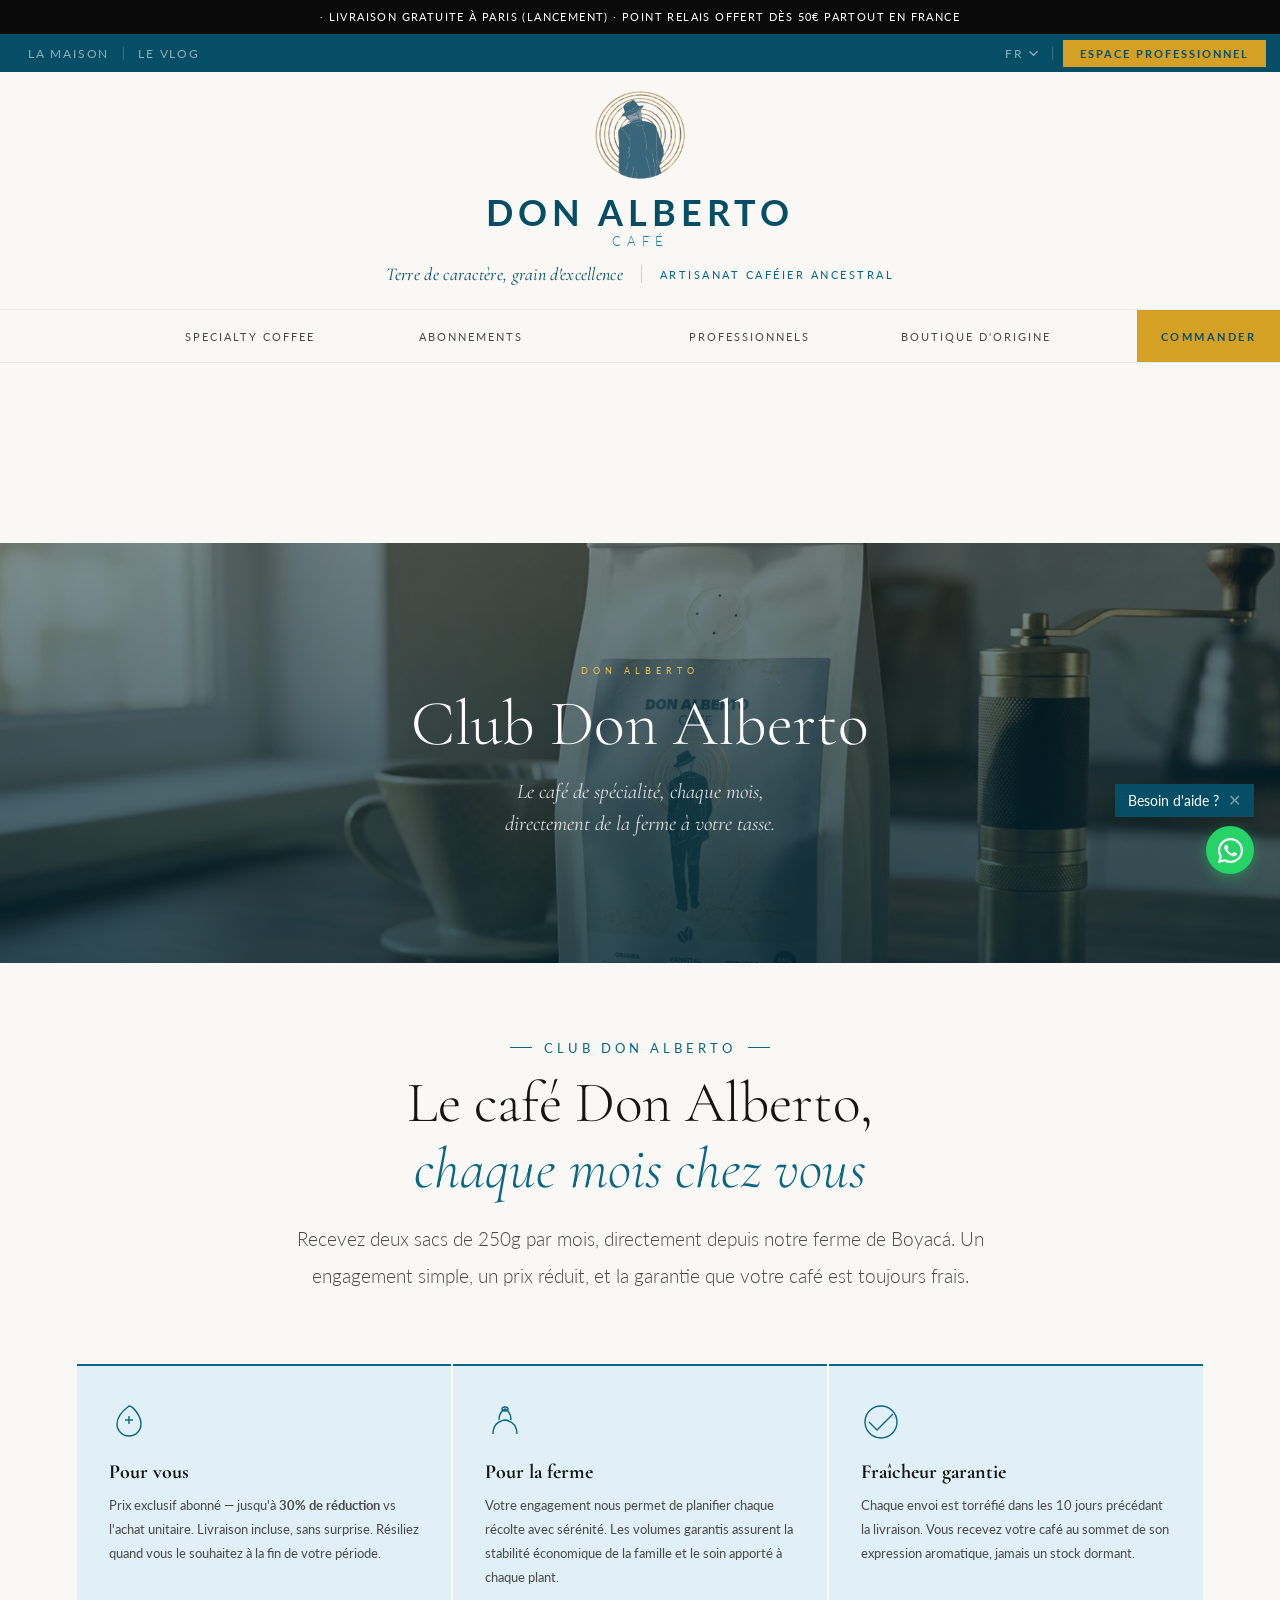
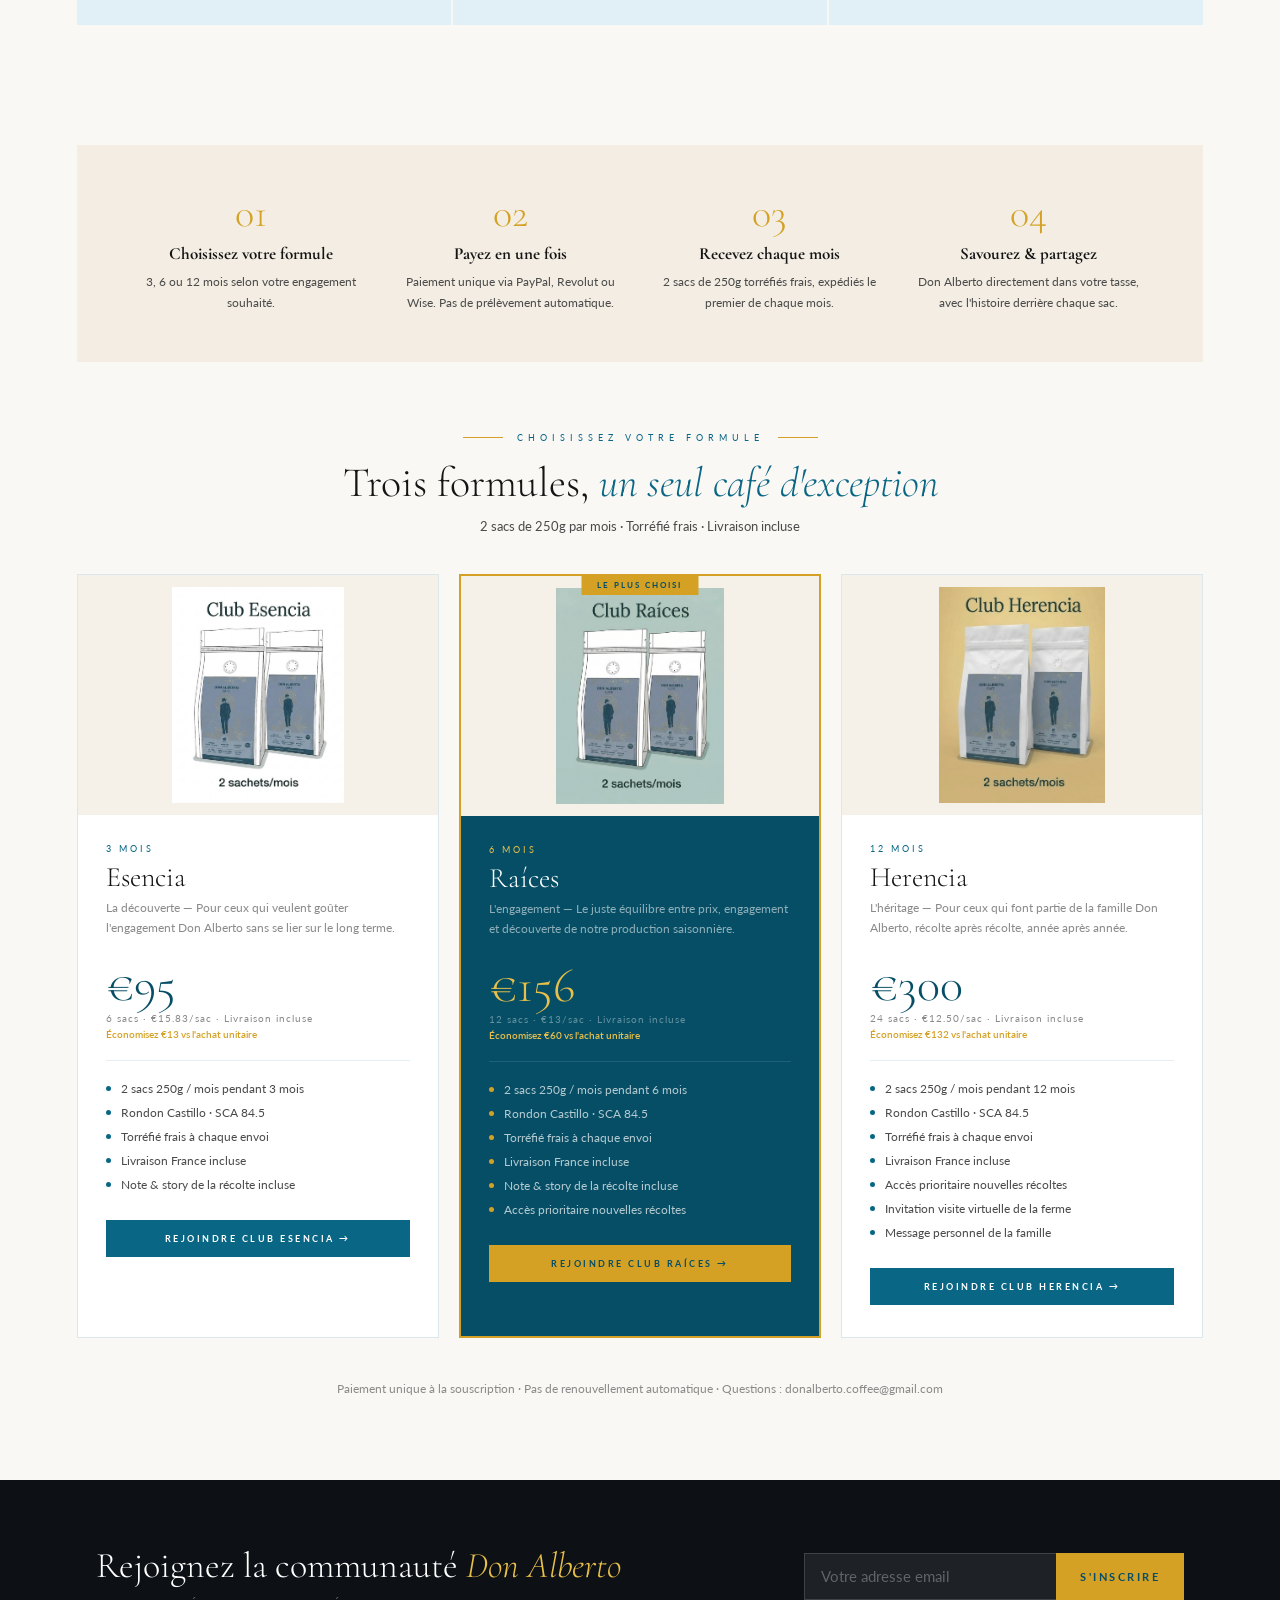
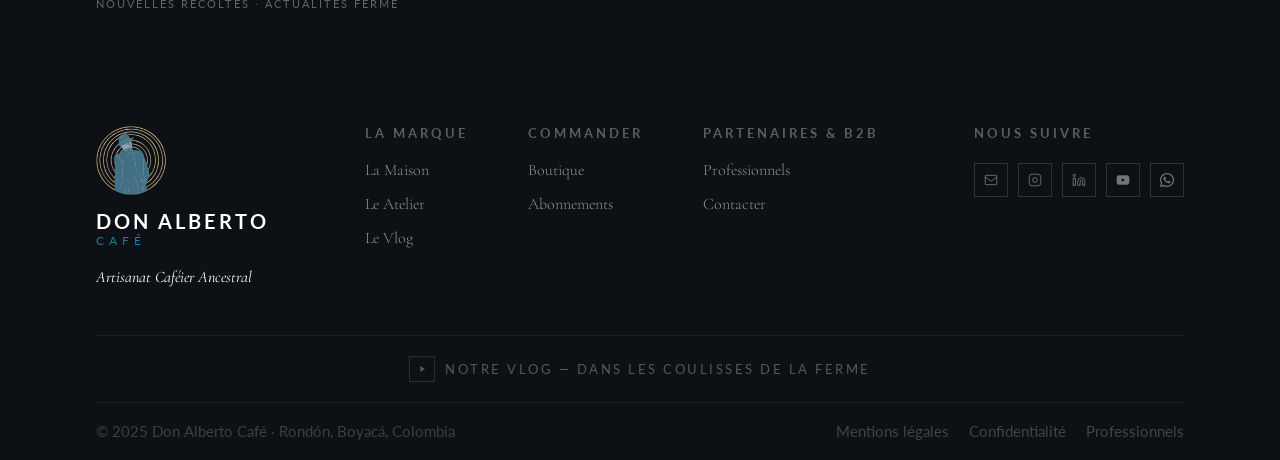
<file: Club Don Alberto.html>
<!DOCTYPE html>
<html lang="fr">
<head>
<meta charset="UTF-8">
<meta name="viewport" content="width=device-width, initial-scale=1.0">
<title>Club Don Alberto — Abonnement Café de Spécialité · Don Alberto Café</title>
<meta name="description" content="Club Don Alberto — Abonnement café de spécialité. Recevez 2 sacs de 250g de café SCA 84.5 chaque mois, directement de notre ferme de Boyacá.">
<link rel="icon" type="image/png" href="logos/favicon.png">
<link rel="preconnect" href="https://fonts.googleapis.com">
<link href="https://fonts.googleapis.com/css2?family=Cormorant+Garamond:ital,wght@0,300;0,400;0,500;0,600;1,300;1,400;1,500&family=Lato:wght@300;400;700&display=swap" rel="stylesheet">
<link rel="stylesheet" href="da-styles.css">

<style>
/* ── PAGE-SPECIFIC STYLES ─────────────────────────── */

/* Hero banner */
.club-hero {
  position: relative;
  height: 420px;
  overflow: hidden;
  margin-top: calc(var(--util-h, 38px) + var(--nav-h, 52px) + 90px);
}
.club-hero img {
  width: 100%;
  height: 100%;
  object-fit: cover;
  display: block;
}
.club-hero-overlay {
  position: absolute;
  inset: 0;
  background: linear-gradient(to bottom, rgba(4,40,52,.52) 0%, rgba(4,40,52,.78) 100%);
  display: flex;
  flex-direction: column;
  align-items: center;
  justify-content: center;
  text-align: center;
  padding: 0 40px;
}
.club-hero-eyebrow {
  font-size: 9px;
  letter-spacing: 5px;
  text-transform: uppercase;
  color: var(--gold-light);
  margin-bottom: 14px;
  font-family: 'Lato', sans-serif;
}
.club-hero-title {
  font-family: 'Cormorant Garamond', serif;
  font-size: clamp(36px, 5vw, 68px);
  font-weight: 300;
  color: white;
  line-height: 1.05;
  margin-bottom: 18px;
}
.club-hero-sub {
  font-family: 'Cormorant Garamond', serif;
  font-style: italic;
  font-size: clamp(15px, 1.8vw, 21px);
  color: rgba(255,255,255,.82);
  max-width: 580px;
  line-height: 1.55;
}

/* Intro section */
.club-intro {
  background: var(--cream);
  padding: clamp(60px, 6vw, 100px) clamp(20px, 6vw, 100px) 0;
}
.club-intro-inner {
  text-align: center;
  max-width: 720px;
  margin: 0 auto 70px;
}
.club-intro-inner .h2 {
  margin-top: 14px;
}

/* Benefits grid */
.club-benefits {
  background: var(--cream);
  padding: 0 clamp(20px, 6vw, 100px) 60px;
}
.club-benefits-grid {
  display: grid;
  grid-template-columns: 1fr 1fr 1fr;
  gap: 2px;
  margin-bottom: 60px;
}
.club-benefit-card {
  background: var(--teal-pale);
  padding: 36px 32px;
  border-top: 2px solid var(--teal);
}
.club-benefit-icon {
  width: 40px;
  height: 40px;
  margin-bottom: 18px;
  color: var(--teal);
}

/* Steps */
.club-steps-wrap {
  background: var(--cream);
  padding: 0 clamp(20px, 6vw, 100px) 60px;
}
.club-steps {
  background: var(--warm);
  padding: 48px 60px;
  display: grid;
  grid-template-columns: repeat(4, 1fr);
  gap: 30px;
}
.club-step {
  text-align: center;
}
.club-step-num {
  font-family: 'Cormorant Garamond', serif;
  font-size: 40px;
  color: var(--gold);
  font-weight: 300;
  line-height: 1;
}

/* Tiers heading */
.club-tiers-heading {
  background: var(--cream);
  padding: 0 clamp(20px, 6vw, 100px) 40px;
  text-align: center;
}
.club-tiers-line {
  display: inline-flex;
  align-items: center;
  gap: 14px;
  margin-bottom: 14px;
}
.club-tiers-line::before,
.club-tiers-line::after {
  content: '';
  width: 40px;
  height: 1px;
  background: var(--gold);
  display: block;
}

/* Tiers grid */
.club-tiers {
  background: var(--cream);
  padding: 0 clamp(20px, 6vw, 100px) 40px;
}
.club-tiers-grid {
  display: grid;
  grid-template-columns: 1fr 1fr 1fr;
  gap: 20px;
}

/* Tier card */
.tier-card {
  background: white;
  border: 1px solid rgba(9,102,133,.15);
  position: relative;
  overflow: hidden;
}
.tier-card.featured {
  background: var(--teal-deep);
  border: 2px solid var(--gold);
}
.tier-card img {
  width: 100%;
  height: 240px;
  object-fit: contain;
  display: block;
  background: #f5f0e8;
  padding: 12px;
}
.tier-body {
  padding: 28px 28px 32px;
}
.tier-badge {
  position: absolute;
  top: -1px;
  left: 50%;
  transform: translateX(-50%);
  background: var(--gold);
  color: var(--teal-deep);
  font-size: 8px;
  font-weight: 700;
  letter-spacing: 2px;
  text-transform: uppercase;
  padding: 5px 16px;
  white-space: nowrap;
  z-index: 2;
}
.tier-period {
  font-size: 9px;
  letter-spacing: 3px;
  text-transform: uppercase;
  margin-bottom: 6px;
}
.tier-name {
  font-family: 'Cormorant Garamond', serif;
  font-size: 28px;
  font-weight: 300;
  margin-bottom: 4px;
}
.tier-desc {
  font-size: 12px;
  line-height: 1.65;
  margin-bottom: 24px;
}
.tier-price-num {
  font-family: 'Cormorant Garamond', serif;
  font-size: 48px;
  font-weight: 300;
  line-height: 1;
}
.tier-price-detail {
  font-size: 10px;
  letter-spacing: 1px;
  margin-top: 3px;
}
.tier-price-save {
  font-size: 10px;
  font-weight: 600;
  margin-top: 4px;
}
.tier-features {
  display: flex;
  flex-direction: column;
  gap: 9px;
  margin-bottom: 28px;
  padding-top: 20px;
  border-top: 1px solid rgba(9,102,133,.1);
}
.tier-card.featured .tier-features {
  border-top-color: rgba(255,255,255,.1);
}
.tier-feature {
  display: flex;
  align-items: center;
  gap: 10px;
  font-size: 12px;
}
.tier-dot {
  width: 5px;
  height: 5px;
  border-radius: 50%;
  flex-shrink: 0;
  display: block;
}
.tier-cta {
  display: block;
  text-align: center;
  padding: 13px 20px;
  font-family: 'Lato', sans-serif;
  font-size: 9px;
  letter-spacing: 2.5px;
  text-transform: uppercase;
  font-weight: 700;
  text-decoration: none;
  transition: background .2s;
}
.tier-cta.teal {
  background: var(--teal);
  color: white;
}
.tier-cta.teal:hover { background: var(--teal-deep); }
.tier-cta.gold {
  background: var(--gold);
  color: var(--teal-deep);
}
.tier-cta.gold:hover { background: var(--gold-light); }

/* Payment note */
.club-footnote {
  background: var(--cream);
  padding: 0 clamp(20px, 6vw, 100px) 80px;
  text-align: center;
}

/* Responsive */
@media (max-width: 900px) {
  .club-benefits-grid,
  .club-tiers-grid {
    grid-template-columns: 1fr;
  }
  .club-steps {
    grid-template-columns: 1fr 1fr;
    padding: 36px 28px;
  }
}
@media (max-width: 600px) {
  .club-hero { height: 320px; }
  .club-steps { grid-template-columns: 1fr; }
  .club-benefits { padding: 0 18px 40px; }
  .club-intro { padding: clamp(40px,4vw,80px) 18px 0; }
  .club-tiers { padding: 0 18px 40px; }
  .club-tiers-heading { padding: 0 18px 36px; }
  .club-steps-wrap { padding: 0 18px 40px; }
  .club-footnote { padding: 0 18px 60px; }
  .tier-badge { font-size: 7px; padding: 4px 10px; }
}
</style>
</head>
<body>

<!-- ═══════════════════════════════════
   SHELL: header injected by da-shell.js
   ═══════════════════════════════════ -->
<div id="site-header"></div>

<!-- ═══════════════════════════════════
   HERO BANNER
   ═══════════════════════════════════ -->
<div class="club-hero">
  <img src="images/coffee_kitchen_bg.png" alt="Club Don Alberto — Abonnement café spécialité" onerror="this.style.background='linear-gradient(135deg,#064e65,#096685)';this.style.display='block';this.removeAttribute('src');">
  <div class="club-hero-overlay">
    <div class="club-hero-eyebrow">Don Alberto</div>
    <h1 class="club-hero-title" id="ch-title">Club Don Alberto</h1>
    <p class="club-hero-sub" id="ch-sub">Le café de spécialité, chaque mois,<br>directement de la ferme à votre tasse.</p>
  </div>
</div>

<!-- ═══════════════════════════════════
   INTRO
   ═══════════════════════════════════ -->
<section class="club-intro">
  <div class="club-intro-inner reveal">
    <div class="section-label center" id="ci-label">Club Don Alberto</div>
    <h2 class="h2" id="ci-h2">Le café Don Alberto,<br><em>chaque mois chez vous</em></h2>
    <p class="body-text" style="margin-top:18px;" id="ci-p">Recevez deux sacs de 250g par mois, directement depuis notre ferme de Boyacá. Un engagement simple, un prix réduit, et la garantie que votre café est toujours frais.</p>
  </div>
</section>

<!-- ═══════════════════════════════════
   BENEFITS
   ═══════════════════════════════════ -->
<section class="club-benefits">
  <div class="club-benefits-grid reveal">

    <!-- Card 1 -->
    <div class="club-benefit-card">
      <div class="club-benefit-icon">
        <svg viewBox="0 0 40 40" fill="none" stroke="currentColor" stroke-width="1.4">
          <path d="M20 4 C12 10 8 16 8 22a12 12 0 0024 0C32 14 24 4 20 4z"/>
          <path d="M20 14v8"/><path d="M16 18h8"/>
        </svg>
      </div>
      <h3 style="font-family:'Cormorant Garamond',serif;font-size:20px;margin-bottom:10px;color:var(--dark);" id="cb1-title">Pour vous</h3>
      <p style="font-size:12.5px;line-height:1.9;color:var(--mid);" id="cb1-desc">Prix exclusif abonné — jusqu'à <strong>30% de réduction</strong> vs l'achat unitaire. Livraison incluse, sans surprise. Résiliez quand vous le souhaitez à la fin de votre période.</p>
    </div>

    <!-- Card 2 -->
    <div class="club-benefit-card">
      <div class="club-benefit-icon">
        <svg viewBox="0 0 40 40" fill="none" stroke="currentColor" stroke-width="1.4">
          <path d="M8 32 Q8 20 20 18 Q32 20 32 32"/>
          <path d="M14 18 Q14 10 20 7 Q26 10 26 18"/>
          <ellipse cx="20" cy="7" rx="3" ry="2"/>
        </svg>
      </div>
      <h3 style="font-family:'Cormorant Garamond',serif;font-size:20px;margin-bottom:10px;color:var(--dark);" id="cb2-title">Pour la ferme</h3>
      <p style="font-size:12.5px;line-height:1.9;color:var(--mid);" id="cb2-desc">Votre engagement nous permet de planifier chaque récolte avec sérénité. Les volumes garantis assurent la stabilité économique de la famille et le soin apporté à chaque plant.</p>
    </div>

    <!-- Card 3 -->
    <div class="club-benefit-card">
      <div class="club-benefit-icon">
        <svg viewBox="0 0 40 40" fill="none" stroke="currentColor" stroke-width="1.4">
          <path d="M8 20 L16 28 L32 12"/>
          <circle cx="20" cy="20" r="16"/>
        </svg>
      </div>
      <h3 style="font-family:'Cormorant Garamond',serif;font-size:20px;margin-bottom:10px;color:var(--dark);" id="cb3-title">Fraîcheur garantie</h3>
      <p style="font-size:12.5px;line-height:1.9;color:var(--mid);" id="cb3-desc">Chaque envoi est torréfié dans les 10 jours précédant la livraison. Vous recevez votre café au sommet de son expression aromatique, jamais un stock dormant.</p>
    </div>

  </div>
</section>

<!-- ═══════════════════════════════════
   HOW IT WORKS
   ═══════════════════════════════════ -->
<section class="club-steps-wrap">
  <div class="club-steps reveal">

    <div class="club-step">
      <div class="club-step-num">01</div>
      <h4 style="font-family:'Cormorant Garamond',serif;font-size:17px;color:var(--dark);margin:10px 0 8px;" id="cs1-title">Choisissez votre formule</h4>
      <p style="font-size:11.5px;color:var(--mid);line-height:1.8;" id="cs1-desc">3, 6 ou 12 mois selon votre engagement souhaité.</p>
    </div>

    <div class="club-step">
      <div class="club-step-num">02</div>
      <h4 style="font-family:'Cormorant Garamond',serif;font-size:17px;color:var(--dark);margin:10px 0 8px;" id="cs2-title">Payez en une fois</h4>
      <p style="font-size:11.5px;color:var(--mid);line-height:1.8;" id="cs2-desc">Paiement unique via PayPal, Revolut ou Wise. Pas de prélèvement automatique.</p>
    </div>

    <div class="club-step">
      <div class="club-step-num">03</div>
      <h4 style="font-family:'Cormorant Garamond',serif;font-size:17px;color:var(--dark);margin:10px 0 8px;" id="cs3-title">Recevez chaque mois</h4>
      <p style="font-size:11.5px;color:var(--mid);line-height:1.8;" id="cs3-desc">2 sacs de 250g torréfiés frais, expédiés le premier de chaque mois.</p>
    </div>

    <div class="club-step">
      <div class="club-step-num">04</div>
      <h4 style="font-family:'Cormorant Garamond',serif;font-size:17px;color:var(--dark);margin:10px 0 8px;" id="cs4-title">Savourez &amp; partagez</h4>
      <p style="font-size:11.5px;color:var(--mid);line-height:1.8;" id="cs4-desc">Don Alberto directement dans votre tasse, avec l'histoire derrière chaque sac.</p>
    </div>

  </div>
</section>

<!-- ═══════════════════════════════════
   SUBSCRIPTION TIERS HEADING
   ═══════════════════════════════════ -->
<section class="club-tiers-heading reveal">
  <div class="club-tiers-line">
    <span style="font-size:9px;letter-spacing:5px;text-transform:uppercase;color:var(--teal);font-family:'Lato',sans-serif;" id="ct-label">Choisissez votre formule</span>
  </div>
  <h2 style="font-family:'Cormorant Garamond',serif;font-size:clamp(28px,3.5vw,42px);font-weight:300;color:var(--dark);" id="ct-h2">Trois formules, <em style="color:var(--teal);">un seul café d'exception</em></h2>
  <p style="font-size:13px;color:var(--mid);margin-top:10px;max-width:500px;margin-left:auto;margin-right:auto;" id="ct-sub">2 sacs de 250g par mois · Torréfié frais · Livraison incluse</p>
</section>

<!-- ═══════════════════════════════════
   SUBSCRIPTION TIERS GRID
   ═══════════════════════════════════ -->
<section class="club-tiers">
  <div class="club-tiers-grid">

    <!-- ESENCIA — 3 months -->
    <div class="tier-card reveal">
      <img src="images/Club_Esencia.png" alt="Club Esencia" onerror="this.style.background='var(--teal-pale)';this.style.height='180px';this.removeAttribute('src');">
      <div class="tier-body">
        <div class="tier-period" style="color:var(--teal);" id="te-period">3 mois</div>
        <div class="tier-name" style="color:var(--dark);">Esencia</div>
        <div class="tier-desc" style="color:var(--light);" id="te-desc">La découverte — Pour ceux qui veulent goûter l'engagement Don Alberto sans se lier sur le long terme.</div>
        <div style="margin-bottom:20px;">
          <div class="tier-price-num" style="color:var(--teal-deep);">€95</div>
          <div class="tier-price-detail" style="color:var(--light);" id="te-detail">6 sacs · €15.83/sac · Livraison incluse</div>
          <div class="tier-price-save" style="color:var(--gold);" id="te-save">Économisez €13 vs l'achat unitaire</div>
        </div>
        <div class="tier-features">
          <div class="tier-feature" style="color:var(--mid);"><span class="tier-dot" style="background:var(--teal);"></span><span id="te-f1">2 sacs 250g / mois pendant 3 mois</span></div>
          <div class="tier-feature" style="color:var(--mid);"><span class="tier-dot" style="background:var(--teal);"></span><span>Rondon Castillo · SCA 84.5</span></div>
          <div class="tier-feature" style="color:var(--mid);"><span class="tier-dot" style="background:var(--teal);"></span><span id="te-f3">Torréfié frais à chaque envoi</span></div>
          <div class="tier-feature" style="color:var(--mid);"><span class="tier-dot" style="background:var(--teal);"></span><span id="te-f4">Livraison France incluse</span></div>
          <div class="tier-feature" style="color:var(--mid);"><span class="tier-dot" style="background:var(--teal);"></span><span id="te-f5">Note &amp; story de la récolte incluse</span></div>
        </div>
        <a href="https://py.pl/qsapU" target="_blank" class="tier-cta teal" id="te-btn">Rejoindre Club Esencia →</a>
      </div>
    </div>

    <!-- RAÍCES — 6 months (featured) -->
    <div class="tier-card featured reveal">
      <div class="tier-badge" id="tr-badge">Le plus choisi</div>
      <img src="images/Club_Raices.png" alt="Club Raíces" onerror="this.style.background='var(--teal-pale)';this.style.height='180px';this.removeAttribute('src');">
      <div class="tier-body">
        <div class="tier-period" style="color:var(--gold-light);" id="tr-period">6 mois</div>
        <div class="tier-name" style="color:white;">Raíces</div>
        <div class="tier-desc" style="color:rgba(255,255,255,.55);" id="tr-desc">L'engagement — Le juste équilibre entre prix, engagement et découverte de notre production saisonnière.</div>
        <div style="margin-bottom:20px;">
          <div class="tier-price-num" style="color:var(--gold-light);">€156</div>
          <div class="tier-price-detail" style="color:rgba(255,255,255,.38);" id="tr-detail">12 sacs · €13/sac · Livraison incluse</div>
          <div class="tier-price-save" style="color:var(--gold-light);" id="tr-save">Économisez €60 vs l'achat unitaire</div>
        </div>
        <div class="tier-features">
          <div class="tier-feature" style="color:rgba(255,255,255,.7);"><span class="tier-dot" style="background:var(--gold);"></span><span id="tr-f1">2 sacs 250g / mois pendant 6 mois</span></div>
          <div class="tier-feature" style="color:rgba(255,255,255,.7);"><span class="tier-dot" style="background:var(--gold);"></span><span>Rondon Castillo · SCA 84.5</span></div>
          <div class="tier-feature" style="color:rgba(255,255,255,.7);"><span class="tier-dot" style="background:var(--gold);"></span><span id="tr-f3">Torréfié frais à chaque envoi</span></div>
          <div class="tier-feature" style="color:rgba(255,255,255,.7);"><span class="tier-dot" style="background:var(--gold);"></span><span id="tr-f4">Livraison France incluse</span></div>
          <div class="tier-feature" style="color:rgba(255,255,255,.7);"><span class="tier-dot" style="background:var(--gold);"></span><span id="tr-f5">Note &amp; story de la récolte incluse</span></div>
          <div class="tier-feature" style="color:rgba(255,255,255,.7);"><span class="tier-dot" style="background:var(--gold);"></span><span id="tr-f6">Accès prioritaire nouvelles récoltes</span></div>
        </div>
        <a href="https://py.pl/2DYngW" target="_blank" class="tier-cta gold" id="tr-btn">Rejoindre Club Raíces →</a>
      </div>
    </div>

    <!-- HERENCIA — 12 months -->
    <div class="tier-card reveal">
      <img src="images/Club_Herencia.png" alt="Club Herencia" onerror="this.style.background='var(--teal-pale)';this.style.height='180px';this.removeAttribute('src');">
      <div class="tier-body">
        <div class="tier-period" style="color:var(--teal);" id="th-period">12 mois</div>
        <div class="tier-name" style="color:var(--dark);">Herencia</div>
        <div class="tier-desc" style="color:var(--light);" id="th-desc">L'héritage — Pour ceux qui font partie de la famille Don Alberto, récolte après récolte, année après année.</div>
        <div style="margin-bottom:20px;">
          <div class="tier-price-num" style="color:var(--teal-deep);">€300</div>
          <div class="tier-price-detail" style="color:var(--light);" id="th-detail">24 sacs · €12.50/sac · Livraison incluse</div>
          <div class="tier-price-save" style="color:var(--gold);" id="th-save">Économisez €132 vs l'achat unitaire</div>
        </div>
        <div class="tier-features">
          <div class="tier-feature" style="color:var(--mid);"><span class="tier-dot" style="background:var(--teal);"></span><span id="th-f1">2 sacs 250g / mois pendant 12 mois</span></div>
          <div class="tier-feature" style="color:var(--mid);"><span class="tier-dot" style="background:var(--teal);"></span><span>Rondon Castillo · SCA 84.5</span></div>
          <div class="tier-feature" style="color:var(--mid);"><span class="tier-dot" style="background:var(--teal);"></span><span id="th-f3">Torréfié frais à chaque envoi</span></div>
          <div class="tier-feature" style="color:var(--mid);"><span class="tier-dot" style="background:var(--teal);"></span><span id="th-f4">Livraison France incluse</span></div>
          <div class="tier-feature" style="color:var(--mid);"><span class="tier-dot" style="background:var(--teal);"></span><span id="th-f5">Accès prioritaire nouvelles récoltes</span></div>
          <div class="tier-feature" style="color:var(--mid);"><span class="tier-dot" style="background:var(--teal);"></span><span id="th-f6">Invitation visite virtuelle de la ferme</span></div>
          <div class="tier-feature" style="color:var(--mid);"><span class="tier-dot" style="background:var(--teal);"></span><span id="th-f7">Message personnel de la famille</span></div>
        </div>
        <a href="https://py.pl/1hyyHs" target="_blank" class="tier-cta teal" id="th-btn">Rejoindre Club Herencia →</a>
      </div>
    </div>

  </div>
</section>

<!-- ═══════════════════════════════════
   PAYMENT FOOTNOTE
   ═══════════════════════════════════ -->
<div class="club-footnote">
  <p class="reveal" style="font-size:12px;color:var(--light);line-height:1.8;" id="cf-note">
    Paiement unique à la souscription · Pas de renouvellement automatique · Questions : donalberto.coffee&#64;gmail.com
  </p>
</div>

<!-- ═══════════════════════════════════
   NEWSLETTER
   ═══════════════════════════════════ -->
<section class="nl-section">
  <div class="nl-text">
    <h2 id="nl-h">Rejoignez la communauté <em>Don Alberto</em></h2>
    <p id="nl-p">Nouvelles récoltes · Actualités ferme · FR · EN · ES</p>
  </div>
  <form class="nl-form" action="https://tally.so/r/kdRxKZ" method="GET" target="_blank">
    <input type="email" name="email" class="nl-input" id="nl-input" placeholder="Votre adresse email" required autocomplete="email">
    <button type="submit" class="nl-submit" id="nl-btn">S'inscrire</button>
  </form>
</section>

<!-- ═══════════════════════════════════
   SHELL: footer injected by da-shell.js
   ═══════════════════════════════════ -->
<div id="site-footer"></div>

<script src="da-shell.js"></script>

<!-- ═══════════════════════════════════
   PAGE-LEVEL i18n (Club Don Alberto)
   Listens for the shell's 'da-lang' event
   ═══════════════════════════════════ -->
<script>
(function() {

  /* ── Page-specific translations ── */
  const CL = {
    fr: {
      /* hero */
      chTitle: 'Club Don Alberto',
      chSub:   'Le café de spécialité, chaque mois,<br>directement de la ferme à votre tasse.',
      /* intro */
      ciLabel: 'Club Don Alberto',
      ciH2:    'Le café Don Alberto,<br><em>chaque mois chez vous</em>',
      ciP:     'Recevez deux sacs de 250g par mois, directement depuis notre ferme de Boyacá. Un engagement simple, un prix réduit, et la garantie que votre café est toujours frais.',
      /* benefits */
      cb1Title: 'Pour vous',
      cb1Desc:  'Prix exclusif abonné — jusqu\'à <strong>30% de réduction</strong> vs l\'achat unitaire. Livraison incluse, sans surprise. Résiliez quand vous le souhaitez à la fin de votre période.',
      cb2Title: 'Pour la ferme',
      cb2Desc:  'Votre engagement nous permet de planifier chaque récolte avec sérénité. Les volumes garantis assurent la stabilité économique de la famille et le soin apporté à chaque plant.',
      cb3Title: 'Fraîcheur garantie',
      cb3Desc:  'Chaque envoi est torréfié dans les 10 jours précédant la livraison. Vous recevez votre café au sommet de son expression aromatique, jamais un stock dormant.',
      /* steps */
      cs1Title: 'Choisissez votre formule',  cs1Desc: '3, 6 ou 12 mois selon votre engagement souhaité.',
      cs2Title: 'Payez en une fois',         cs2Desc: 'Paiement unique via PayPal, Revolut ou Wise. Pas de prélèvement automatique.',
      cs3Title: 'Recevez chaque mois',       cs3Desc: '2 sacs de 250g torréfiés frais, expédiés le premier de chaque mois.',
      cs4Title: 'Savourez & partagez',       cs4Desc: 'Don Alberto directement dans votre tasse, avec l\'histoire derrière chaque sac.',
      /* tiers heading */
      ctLabel: 'Choisissez votre formule',
      ctH2:    'Trois formules, <em style="color:var(--teal);">un seul café d\'exception</em>',
      ctSub:   '2 sacs de 250g par mois · Torréfié frais · Livraison incluse',
      /* Esencia */
      tePeriod: '3 mois',
      teDesc:   'La découverte — Pour ceux qui veulent goûter l\'engagement Don Alberto sans se lier sur le long terme.',
      teDetail: '6 sacs · €15.83/sac · Livraison incluse',
      teSave:   'Économisez €13 vs l\'achat unitaire',
      teF1:     '2 sacs 250g / mois pendant 3 mois',
      teF3:     'Torréfié frais à chaque envoi',
      teF4:     'Livraison France incluse',
      teF5:     'Note & story de la récolte incluse',
      teBtn:    'Rejoindre Club Esencia →',
      /* Raíces */
      trBadge:  'Le plus choisi',
      trPeriod: '6 mois',
      trDesc:   'L\'engagement — Le juste équilibre entre prix, engagement et découverte de notre production saisonnière.',
      trDetail: '12 sacs · €13/sac · Livraison incluse',
      trSave:   'Économisez €60 vs l\'achat unitaire',
      trF1:     '2 sacs 250g / mois pendant 6 mois',
      trF3:     'Torréfié frais à chaque envoi',
      trF4:     'Livraison France incluse',
      trF5:     'Note & story de la récolte incluse',
      trF6:     'Accès prioritaire nouvelles récoltes',
      trBtn:    'Rejoindre Club Raíces →',
      /* Herencia */
      thPeriod: '12 mois',
      thDesc:   'L\'héritage — Pour ceux qui font partie de la famille Don Alberto, récolte après récolte, année après année.',
      thDetail: '24 sacs · €12.50/sac · Livraison incluse',
      thSave:   'Économisez €132 vs l\'achat unitaire',
      thF1:     '2 sacs 250g / mois pendant 12 mois',
      thF3:     'Torréfié frais à chaque envoi',
      thF4:     'Livraison France incluse',
      thF5:     'Accès prioritaire nouvelles récoltes',
      thF6:     'Invitation visite virtuelle de la ferme',
      thF7:     'Message personnel de la famille',
      thBtn:    'Rejoindre Club Herencia →',
      /* footnote */
      cfNote:   'Paiement unique à la souscription · Pas de renouvellement automatique · Questions : donalberto.coffee@gmail.com',
    },

    en: {
      /* hero */
      chTitle: 'Club Don Alberto',
      chSub:   'Specialty coffee, every month,<br>directly from the farm to your cup.',
      /* intro */
      ciLabel: 'Club Don Alberto',
      ciH2:    'Don Alberto coffee,<br><em>every month at your door</em>',
      ciP:     'Receive two 250g bags per month, directly from our farm in Boyacá. A simple commitment, a reduced price, and the guarantee that your coffee is always fresh.',
      /* benefits */
      cb1Title: 'For you',
      cb1Desc:  'Exclusive subscriber pricing — up to <strong>30% off</strong> vs single purchases. Shipping included, no surprises. Cancel anytime at the end of your period.',
      cb2Title: 'For the farm',
      cb2Desc:  'Your commitment allows us to plan every harvest with peace of mind. Guaranteed volumes ensure the family\'s economic stability and the care given to every plant.',
      cb3Title: 'Freshness guaranteed',
      cb3Desc:  'Every shipment is roasted within 10 days before delivery. You receive your coffee at the peak of its aromatic expression — never a dormant stock.',
      /* steps */
      cs1Title: 'Choose your plan',    cs1Desc: '3, 6 or 12 months depending on your commitment.',
      cs2Title: 'Pay once',            cs2Desc: 'Single payment via PayPal, Revolut or Wise. No automatic renewal.',
      cs3Title: 'Receive every month', cs3Desc: '2 freshly roasted 250g bags, shipped on the first of each month.',
      cs4Title: 'Savour & share',      cs4Desc: 'Don Alberto straight to your cup, with the story behind every bag.',
      /* tiers heading */
      ctLabel: 'Choose your plan',
      ctH2:    'Three plans, <em style="color:var(--teal);">one exceptional coffee</em>',
      ctSub:   '2 × 250g bags per month · Freshly roasted · Shipping included',
      /* Esencia */
      tePeriod: '3 months',
      teDesc:   'Discovery — For those who want to taste the Don Alberto experience without a long-term commitment.',
      teDetail: '6 bags · €15.83/bag · Shipping included',
      teSave:   'Save €13 vs single purchase',
      teF1:     '2 × 250g bags / month for 3 months',
      teF3:     'Freshly roasted with every shipment',
      teF4:     'France shipping included',
      teF5:     'Harvest note & story included',
      teBtn:    'Join Club Esencia →',
      /* Raíces */
      trBadge:  'Most popular',
      trPeriod: '6 months',
      trDesc:   'Commitment — The right balance between price, commitment and discovering our seasonal production.',
      trDetail: '12 bags · €13/bag · Shipping included',
      trSave:   'Save €60 vs single purchase',
      trF1:     '2 × 250g bags / month for 6 months',
      trF3:     'Freshly roasted with every shipment',
      trF4:     'France shipping included',
      trF5:     'Harvest note & story included',
      trF6:     'Priority access to new harvests',
      trBtn:    'Join Club Raíces →',
      /* Herencia */
      thPeriod: '12 months',
      thDesc:   'Heritage — For those who are part of the Don Alberto family, harvest after harvest, year after year.',
      thDetail: '24 bags · €12.50/bag · Shipping included',
      thSave:   'Save €132 vs single purchase',
      thF1:     '2 × 250g bags / month for 12 months',
      thF3:     'Freshly roasted with every shipment',
      thF4:     'France shipping included',
      thF5:     'Priority access to new harvests',
      thF6:     'Virtual farm visit invitation',
      thF7:     'Personal message from the family',
      thBtn:    'Join Club Herencia →',
      /* footnote */
      cfNote:   'Single payment at subscription · No automatic renewal · Questions: donalberto.coffee@gmail.com',
    },

    es: {
      /* hero */
      chTitle: 'Club Don Alberto',
      chSub:   'Café de especialidad, cada mes,<br>directamente de la finca a tu taza.',
      /* intro */
      ciLabel: 'Club Don Alberto',
      ciH2:    'El café Don Alberto,<br><em>cada mes en tu puerta</em>',
      ciP:     'Recibe dos bolsas de 250g por mes, directamente desde nuestra finca en Boyacá. Un compromiso sencillo, un precio reducido, y la garantía de que tu café siempre es fresco.',
      /* benefits */
      cb1Title: 'Para ti',
      cb1Desc:  'Precio exclusivo para suscriptores — hasta <strong>30% de descuento</strong> vs compra individual. Envío incluido, sin sorpresas. Cancela cuando quieras al final de tu período.',
      cb2Title: 'Para la finca',
      cb2Desc:  'Tu compromiso nos permite planificar cada cosecha con tranquilidad. Los volúmenes garantizados aseguran la estabilidad económica de la familia y el cuidado de cada planta.',
      cb3Title: 'Frescura garantizada',
      cb3Desc:  'Cada envío es tostado en los 10 días previos a la entrega. Recibes tu café en el punto máximo de su expresión aromática, nunca un stock dormido.',
      /* steps */
      cs1Title: 'Elige tu plan',          cs1Desc: '3, 6 o 12 meses según tu nivel de compromiso.',
      cs2Title: 'Paga una sola vez',       cs2Desc: 'Pago único vía PayPal, Revolut o Wise. Sin renovación automática.',
      cs3Title: 'Recibe cada mes',         cs3Desc: '2 bolsas de 250g tostadas frescas, enviadas el primero de cada mes.',
      cs4Title: 'Disfruta & comparte',     cs4Desc: 'Don Alberto directamente en tu taza, con la historia detrás de cada bolsa.',
      /* tiers heading */
      ctLabel: 'Elige tu plan',
      ctH2:    'Tres planes, <em style="color:var(--teal);">un solo café de excepción</em>',
      ctSub:   '2 bolsas de 250g por mes · Tostado fresco · Envío incluido',
      /* Esencia */
      tePeriod: '3 meses',
      teDesc:   'Descubrimiento — Para quienes quieren probar el compromiso Don Alberto sin atarse a largo plazo.',
      teDetail: '6 bolsas · €15.83/bolsa · Envío incluido',
      teSave:   'Ahorra €13 vs compra individual',
      teF1:     '2 bolsas 250g / mes durante 3 meses',
      teF3:     'Tostado fresco en cada envío',
      teF4:     'Envío Francia incluido',
      teF5:     'Nota & historia de la cosecha incluida',
      teBtn:    'Unirse al Club Esencia →',
      /* Raíces */
      trBadge:  'El más popular',
      trPeriod: '6 meses',
      trDesc:   'Compromiso — El equilibrio justo entre precio, compromiso y descubrimiento de nuestra producción estacional.',
      trDetail: '12 bolsas · €13/bolsa · Envío incluido',
      trSave:   'Ahorra €60 vs compra individual',
      trF1:     '2 bolsas 250g / mes durante 6 meses',
      trF3:     'Tostado fresco en cada envío',
      trF4:     'Envío Francia incluido',
      trF5:     'Nota & historia de la cosecha incluida',
      trF6:     'Acceso prioritario a nuevas cosechas',
      trBtn:    'Unirse al Club Raíces →',
      /* Herencia */
      thPeriod: '12 meses',
      thDesc:   'Herencia — Para quienes forman parte de la familia Don Alberto, cosecha tras cosecha, año tras año.',
      thDetail: '24 bolsas · €12.50/bolsa · Envío incluido',
      thSave:   'Ahorra €132 vs compra individual',
      thF1:     '2 bolsas 250g / mes durante 12 meses',
      thF3:     'Tostado fresco en cada envío',
      thF4:     'Envío Francia incluido',
      thF5:     'Acceso prioritario a nuevas cosechas',
      thF6:     'Invitación a visita virtual de la finca',
      thF7:     'Mensaje personal de la familia',
      thBtn:    'Unirse al Club Herencia →',
      /* footnote */
      cfNote:   'Pago único a la suscripción · Sin renovación automática · Preguntas: donalberto.coffee@gmail.com',
    }
  };

  /* ── Helper ── */
  function s(id, val) {
    const el = document.getElementById(id);
    if (!el || val === undefined) return;
    if (val.includes('<')) el.innerHTML = val;
    else el.textContent = val;
  }

  /* ── Apply Club translations ── */
  function applyClub(lang) {
    const t = CL[lang] || CL.fr;

    s('ch-title',   t.chTitle);
    s('ch-sub',     t.chSub);

    s('ci-label',   t.ciLabel);
    s('ci-h2',      t.ciH2);
    s('ci-p',       t.ciP);

    s('cb1-title',  t.cb1Title);  s('cb1-desc', t.cb1Desc);
    s('cb2-title',  t.cb2Title);  s('cb2-desc', t.cb2Desc);
    s('cb3-title',  t.cb3Title);  s('cb3-desc', t.cb3Desc);

    s('cs1-title',  t.cs1Title);  s('cs1-desc', t.cs1Desc);
    s('cs2-title',  t.cs2Title);  s('cs2-desc', t.cs2Desc);
    s('cs3-title',  t.cs3Title);  s('cs3-desc', t.cs3Desc);
    s('cs4-title',  t.cs4Title);  s('cs4-desc', t.cs4Desc);

    s('ct-label',   t.ctLabel);
    s('ct-h2',      t.ctH2);
    s('ct-sub',     t.ctSub);

    s('te-period',  t.tePeriod);
    s('te-desc',    t.teDesc);
    s('te-detail',  t.teDetail);
    s('te-save',    t.teSave);
    s('te-f1',      t.teF1);
    s('te-f3',      t.teF3);
    s('te-f4',      t.teF4);
    s('te-f5',      t.teF5);
    s('te-btn',     t.teBtn);

    s('tr-badge',   t.trBadge);
    s('tr-period',  t.trPeriod);
    s('tr-desc',    t.trDesc);
    s('tr-detail',  t.trDetail);
    s('tr-save',    t.trSave);
    s('tr-f1',      t.trF1);
    s('tr-f3',      t.trF3);
    s('tr-f4',      t.trF4);
    s('tr-f5',      t.trF5);
    s('tr-f6',      t.trF6);
    s('tr-btn',     t.trBtn);

    s('th-period',  t.thPeriod);
    s('th-desc',    t.thDesc);
    s('th-detail',  t.thDetail);
    s('th-save',    t.thSave);
    s('th-f1',      t.thF1);
    s('th-f3',      t.thF3);
    s('th-f4',      t.thF4);
    s('th-f5',      t.thF5);
    s('th-f6',      t.thF6);
    s('th-f7',      t.thF7);
    s('th-btn',     t.thBtn);

    s('cf-note',    t.cfNote);
  }

  /* ── Listen to shell language events ── */
  document.addEventListener('da-lang', function(e) {
    applyClub(e.detail.lang);
  });

  /* ── Apply initial language after shell init ── */
  document.addEventListener('DOMContentLoaded', function() {
    let lang = 'fr';
    try { lang = localStorage.getItem('da_lang') || 'fr'; } catch(err) {}
    /* Small delay to let setLang() fire first from da-shell.js */
    setTimeout(function() { applyClub(lang); }, 0);
  });

})();
</script>

</body>
</html>
</file>
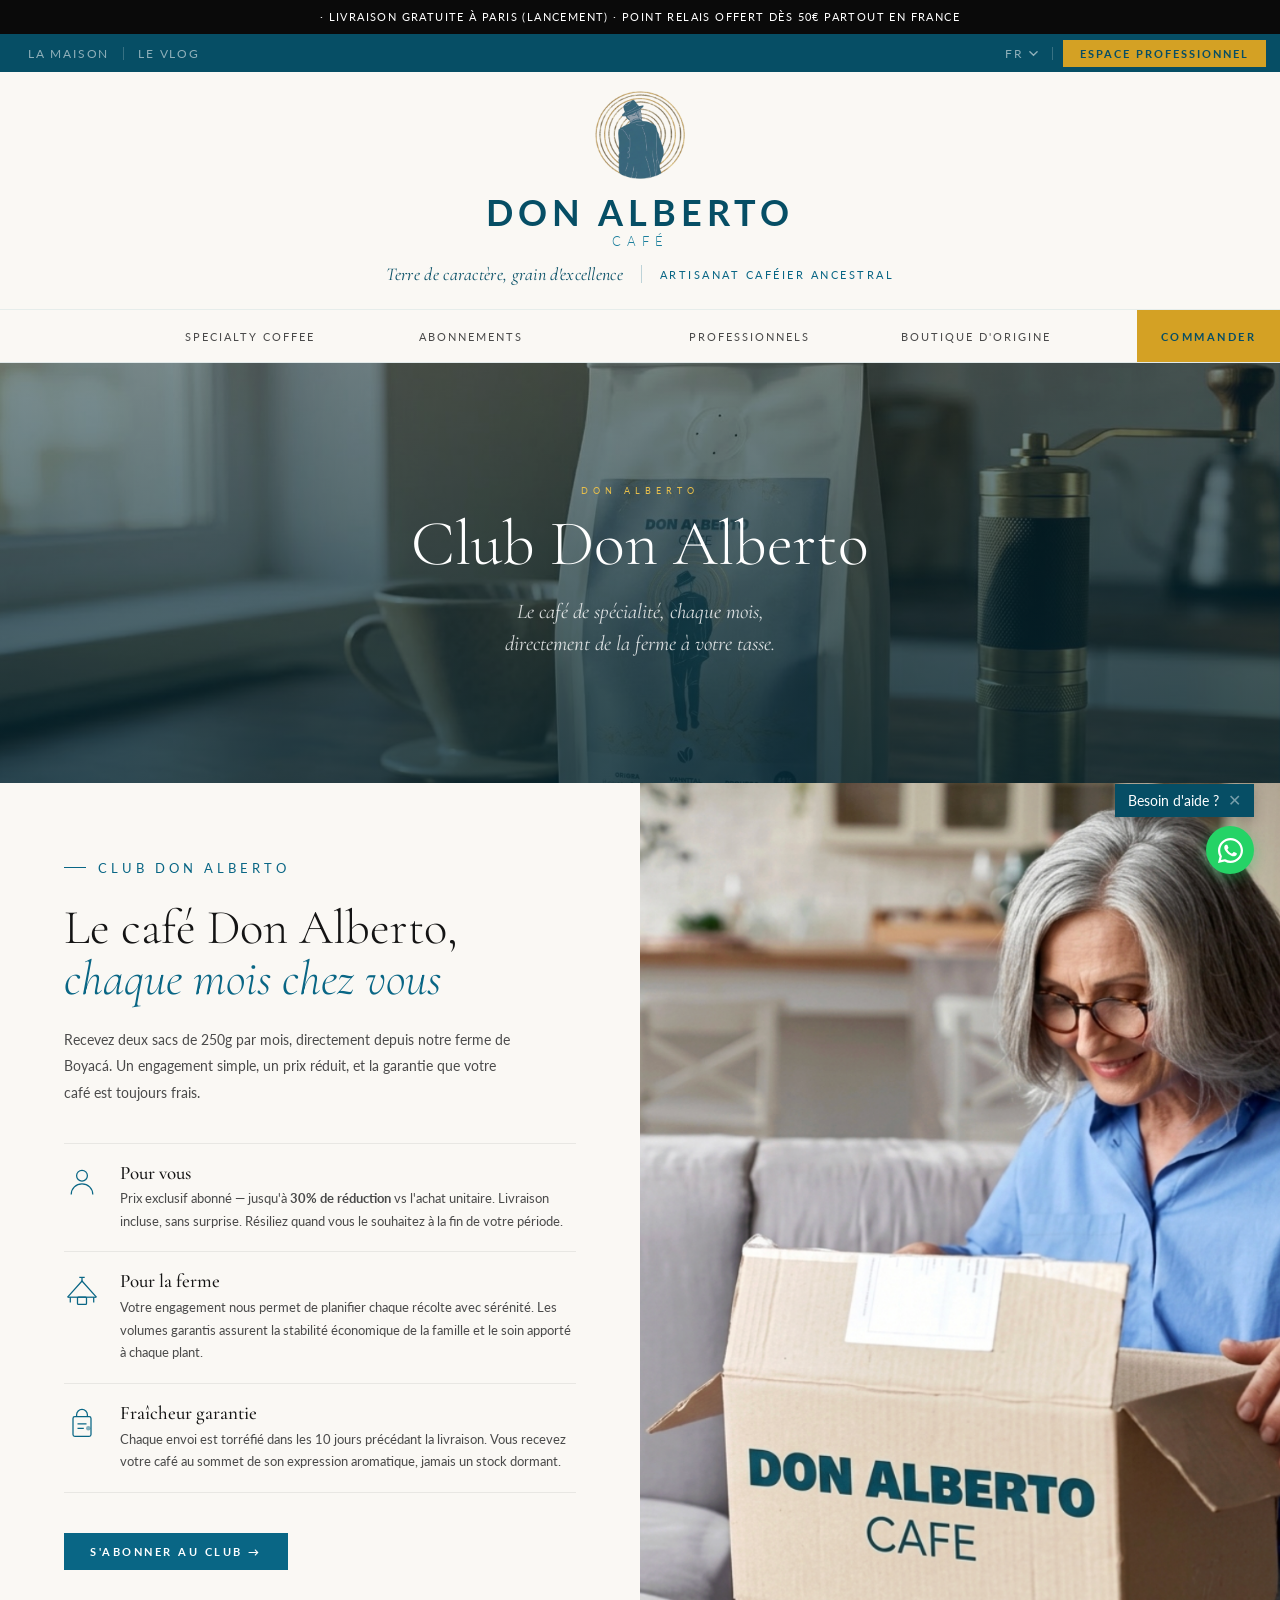
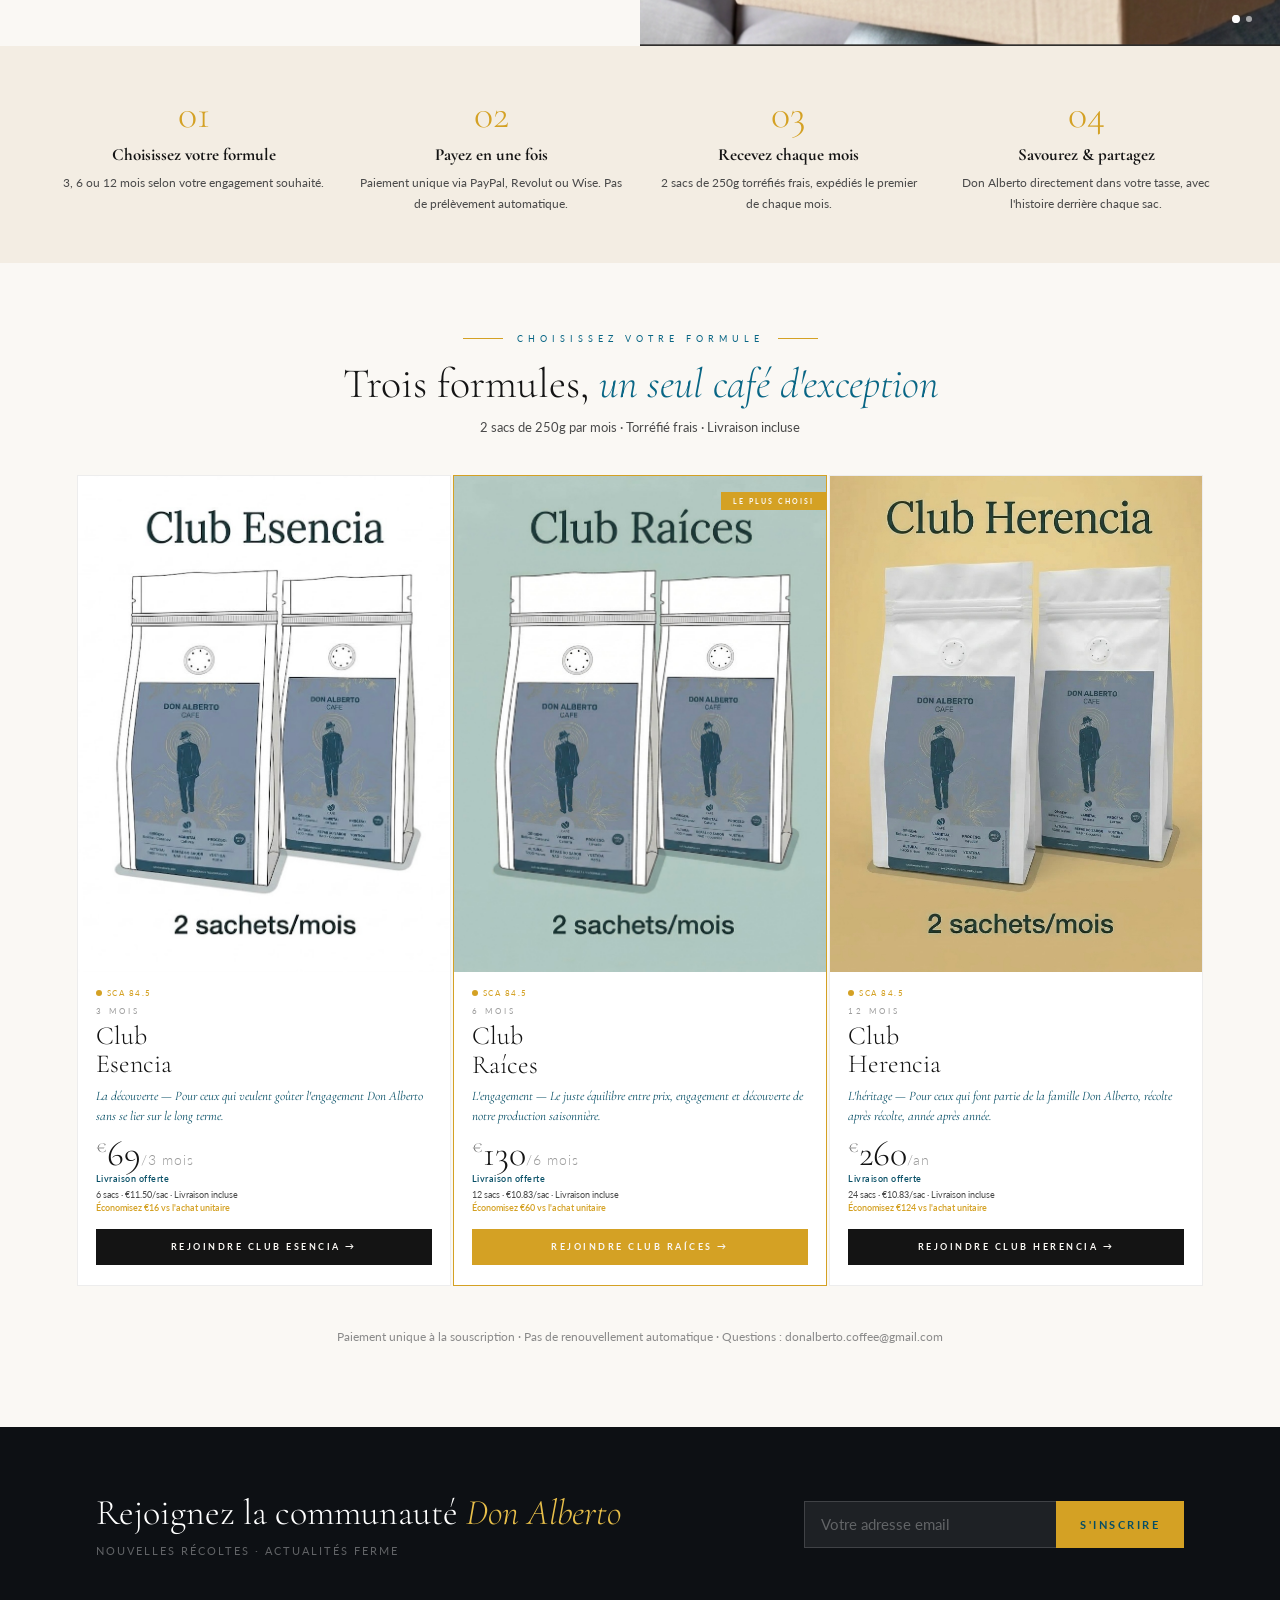
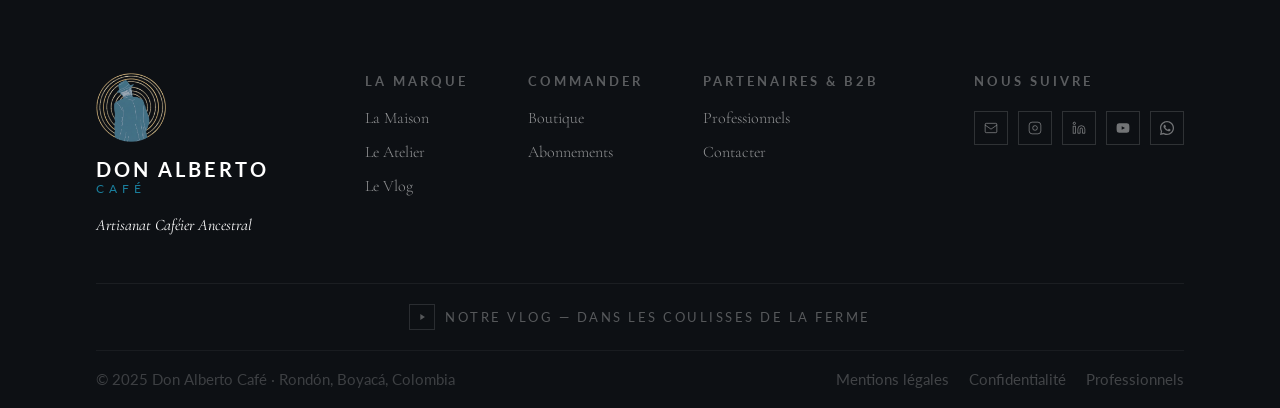
<file: club.html>
<!DOCTYPE html>
<html lang="fr">
<head>
<meta charset="UTF-8">
<meta name="viewport" content="width=device-width, initial-scale=1.0">
<title>Club Don Alberto — Abonnement Café de Spécialité · Don Alberto Café</title>
  <link rel="canonical" href="https://donalberto.cafe/club.html">
<meta name="description" content="Club Don Alberto — Abonnement café de spécialité. Recevez 2 sacs de 250g de café SCA 84.5 chaque mois, directement de notre ferme de Boyacá.">
<link rel="icon" type="image/png" href="logos/favicon.png">
<link rel="preconnect" href="https://fonts.googleapis.com">
<link href="https://fonts.googleapis.com/css2?family=Cormorant+Garamond:ital,wght@0,300;0,400;0,500;0,600;1,300;1,400;1,500&family=Lato:wght@300;400;700&display=swap" rel="stylesheet">
<link rel="stylesheet" href="da-styles.css">

<style>
/* ── PAGE-SPECIFIC STYLES ─────────────────────────── */

/* Hero banner */
.club-hero {
  position: relative;
  height: 420px;
  overflow: hidden;
  margin-top: 0;
}
.club-hero img {
  width: 100%;
  height: 100%;
  object-fit: cover;
  display: block;
}
.club-hero-overlay {
  position: absolute;
  inset: 0;
  background: linear-gradient(to bottom, rgba(4,40,52,.52) 0%, rgba(4,40,52,.78) 100%);
  display: flex;
  flex-direction: column;
  align-items: center;
  justify-content: center;
  text-align: center;
  padding: 0 40px;
}
.club-hero-eyebrow {
  font-size: 9px;
  letter-spacing: 5px;
  text-transform: uppercase;
  color: var(--gold-light);
  margin-bottom: 14px;
  font-family: 'Lato', sans-serif;
}
.club-hero-title {
  font-family: 'Cormorant Garamond', serif;
  font-size: clamp(36px, 5vw, 68px);
  font-weight: 300;
  color: white;
  line-height: 1.05;
  margin-bottom: 18px;
}
.club-hero-sub {
  font-family: 'Cormorant Garamond', serif;
  font-style: italic;
  font-size: clamp(15px, 1.8vw, 21px);
  color: rgba(255,255,255,.82);
  max-width: 580px;
  line-height: 1.55;
}

/* ── EDITORIAL SPLIT (replaces old intro + benefits) ── */
.club-editorial {
  display: grid;
  grid-template-columns: 1fr 1fr;
  min-height: 680px;
}
.club-ed-text {
  background: var(--cream);
  padding: clamp(52px, 6vw, 96px) clamp(32px, 5vw, 88px);
  display: flex;
  flex-direction: column;
  justify-content: center;
}
.club-ed-h2 {
  font-family: 'Cormorant Garamond', serif;
  font-size: clamp(34px, 3.8vw, 56px);
  font-weight: 300;
  line-height: 1.06;
  color: var(--dark);
  margin: 12px 0 22px;
}
.club-ed-h2 em { color: var(--teal); font-style: italic; }
.club-ed-p {
  font-size: 14px;
  line-height: 1.9;
  color: var(--mid);
  max-width: 460px;
  margin-bottom: 36px;
}
.club-ed-benefits {
  display: flex;
  flex-direction: column;
  margin-bottom: 40px;
}
.club-ed-benefit {
  display: flex;
  align-items: flex-start;
  gap: 20px;
  padding: 18px 0;
  border-bottom: 1px solid rgba(0,0,0,.07);
}
.club-ed-benefit:first-child { border-top: 1px solid rgba(0,0,0,.07); }
.club-ed-bicon {
  width: 36px;
  height: 36px;
  color: var(--teal);
  flex-shrink: 0;
  margin-top: 2px;
}
.club-ed-btitle {
  font-family: 'Cormorant Garamond', serif;
  font-size: 19px;
  font-weight: 500;
  color: var(--dark);
  margin-bottom: 4px;
  line-height: 1.2;
}
.club-ed-bdesc {
  font-size: 12.5px;
  line-height: 1.8;
  color: var(--mid);
}

/* ── SLIDING IMAGE CAROUSEL ── */
.club-ed-visual {
  position: relative;
  overflow: hidden;
  min-height: 480px;
  background: var(--teal-deep);
}
.club-ed-rotator {
  position: absolute;
  inset: 0;
}
.cer-slide {
  position: absolute;
  inset: 0;
  transform: translateX(105%);
  transition: transform 0.85s cubic-bezier(.77,0,.175,1);
}
.cer-slide img {
  width: 100%;
  height: 100%;
  object-fit: cover;
  object-position: center;
  display: block;
}
.cer-slide.active { transform: translateX(0); }
.cer-slide.exiting { transform: translateX(-105%); }
.cer-dots {
  position: absolute;
  bottom: 24px;
  right: 28px;
  display: flex;
  gap: 7px;
  z-index: 3;
}
.cer-dot {
  width: 6px;
  height: 6px;
  border-radius: 50%;
  background: rgba(255,255,255,.35);
  transition: background .4s, transform .4s;
  cursor: pointer;
}
.cer-dot.active {
  background: rgba(255,255,255,.9);
  transform: scale(1.3);
}

/* Steps */
.club-steps-wrap {
  background: var(--cream);
  padding: 0 0 60px;
}
.club-steps {
  background: var(--warm);
  padding: 48px 60px;
  display: grid;
  grid-template-columns: repeat(4, 1fr);
  gap: 30px;
}
.club-step {
  text-align: center;
}
.club-step-num {
  font-family: 'Cormorant Garamond', serif;
  font-size: 40px;
  color: var(--gold);
  font-weight: 300;
  line-height: 1;
}

/* Tiers heading */
.club-tiers-heading {
  background: var(--cream);
  padding: 0 clamp(20px, 6vw, 100px) 40px;
  text-align: center;
}
.club-tiers-line {
  display: inline-flex;
  align-items: center;
  gap: 14px;
  margin-bottom: 14px;
}
.club-tiers-line::before,
.club-tiers-line::after {
  content: '';
  width: 40px;
  height: 1px;
  background: var(--gold);
  display: block;
}

/* Tiers grid */
.club-tiers {
  background: var(--cream);
  padding: 0 clamp(20px, 6vw, 100px) 40px;
}
.club-tiers-grid {
  display: grid;
  grid-template-columns: 1fr 1fr 1fr;
  gap: 20px;
}

/* Tier card */
.tier-card {
  background: white;
  border: 1px solid rgba(9,102,133,.15);
  position: relative;
  overflow: hidden;
}
.tier-card.featured {
  background: var(--teal-deep);
  border: 2px solid var(--gold);
}
.tier-card img {
  width: 100%;
  height: 240px;
  object-fit: contain;
  display: block;
  background: #f5f0e8;
  padding: 12px;
}
.tier-body {
  padding: 28px 28px 32px;
}
.tier-badge {
  position: absolute;
  top: -1px;
  left: 50%;
  transform: translateX(-50%);
  background: var(--gold);
  color: var(--teal-deep);
  font-size: 8px;
  font-weight: 700;
  letter-spacing: 2px;
  text-transform: uppercase;
  padding: 5px 16px;
  white-space: nowrap;
  z-index: 2;
}
.tier-period {
  font-size: 9px;
  letter-spacing: 3px;
  text-transform: uppercase;
  margin-bottom: 6px;
}
.tier-name {
  font-family: 'Cormorant Garamond', serif;
  font-size: 28px;
  font-weight: 300;
  margin-bottom: 4px;
}
.tier-desc {
  font-size: 12px;
  line-height: 1.65;
  margin-bottom: 24px;
}
.tier-price-num {
  font-family: 'Cormorant Garamond', serif;
  font-size: 48px;
  font-weight: 300;
  line-height: 1;
}
.tier-price-detail {
  font-size: 10px;
  letter-spacing: 1px;
  margin-top: 3px;
}
.tier-price-save {
  font-size: 10px;
  font-weight: 600;
  margin-top: 4px;
}
.tier-features {
  display: flex;
  flex-direction: column;
  gap: 9px;
  margin-bottom: 28px;
  padding-top: 20px;
  border-top: 1px solid rgba(9,102,133,.1);
}
.tier-card.featured .tier-features {
  border-top-color: rgba(255,255,255,.1);
}
.tier-feature {
  display: flex;
  align-items: center;
  gap: 10px;
  font-size: 12px;
}
.tier-dot {
  width: 5px;
  height: 5px;
  border-radius: 50%;
  flex-shrink: 0;
  display: block;
}
.tier-cta {
  display: block;
  text-align: center;
  padding: 13px 20px;
  font-family: 'Lato', sans-serif;
  font-size: 9px;
  letter-spacing: 2.5px;
  text-transform: uppercase;
  font-weight: 700;
  text-decoration: none;
  transition: background .2s;
}
.tier-cta.teal {
  background: var(--teal);
  color: white;
}
.tier-cta.teal:hover { background: var(--teal-deep); }
.tier-cta.gold {
  background: var(--gold);
  color: var(--teal-deep);
}
.tier-cta.gold:hover { background: var(--gold-light); }

/* Payment note */
.club-footnote {
  background: var(--cream);
  padding: 0 var(--page-pad) 80px;
  text-align: center;
}

/* ── PCARD — exact same design as boutique.html ── */
.prod-cards-grid {
  display: grid;
  grid-template-columns: repeat(3, 1fr);
  gap: 2px;
}
.pcard {
  background: #fff;
  border: 1px solid rgba(0,0,0,.07);
  display: flex;
  flex-direction: column;
  cursor: pointer;
  transition: box-shadow .25s, transform .25s;
  position: relative;
  overflow: hidden;
}
.pcard:hover {
  box-shadow: 0 16px 48px rgba(0,0,0,.12);
  transform: translateY(-3px);
  z-index: 2;
}
.pcard.featured { border-color: var(--gold); }
.pcard-badge {
  position: absolute;
  top: 16px;
  right: 0;
  background: var(--gold);
  color: #faf8f4;
  font-family: 'Lato', sans-serif;
  font-size: 7px;
  letter-spacing: 2px;
  text-transform: uppercase;
  font-weight: 700;
  padding: 5px 12px;
  z-index: 3;
}
.pcard-img {
  width: 100%;
  aspect-ratio: 3 / 4;
  overflow: hidden;
  background: #f5f0e8;
  position: relative;
  flex-shrink: 0;
}
.pcard-img img {
  position: absolute;
  inset: 0;
  width: 100%;
  height: 100%;
  display: block;
  transition: opacity .5s ease, transform .55s ease;
}
.pcard-img .img-product {
  object-fit: cover;
  object-position: center top;
  opacity: 1;
  transform: scale(1);
  z-index: 1;
}
.pcard-img .img-wheel {
  object-fit: contain;
  object-position: center center;
  background: #fff;
  padding: 16px;
  opacity: 0;
  transform: scale(1.04);
  z-index: 2;
}
.pcard:hover .pcard-img .img-product { opacity: 0; transform: scale(1.06); }
.pcard:hover .pcard-img .img-wheel   { opacity: 1; transform: scale(1); }
.pcard-overlay {
  position: absolute;
  inset: 0;
  background: linear-gradient(to bottom, rgba(6,78,101,0) 30%, rgba(6,78,101,.92) 100%);
  opacity: 0;
  transition: opacity .35s ease;
  display: flex;
  flex-direction: column;
  justify-content: flex-end;
  padding: 20px 18px;
  z-index: 2;
}
.pcard:hover .pcard-overlay { opacity: 1; }
.pcard-overlay .pcard-attrs { border: none; padding: 0; margin: 0 0 10px; gap: 4px; }
.pcard-overlay .pcard-attr  { font-size: 9px; }
.pcard-overlay .pcard-attr-key { color: rgba(250,248,244,.5); letter-spacing: 1px; }
.pcard-overlay .pcard-attr-val { color: rgba(250,248,244,.9); }
.pcard-body {
  padding: 16px 18px 20px;
  flex: 1;
  display: flex;
  flex-direction: column;
}
.pcard-tag {
  font-family: 'Lato', sans-serif;
  font-size: 8px;
  letter-spacing: 3px;
  text-transform: uppercase;
  color: rgba(0,0,0,.38);
  margin-bottom: 6px;
}
.pcard-name {
  font-family: 'Cormorant Garamond', serif;
  font-size: 26px;
  font-weight: 300;
  color: #141414;
  line-height: 1.1;
  margin-bottom: 8px;
}
.pcard-notes {
  font-family: 'Cormorant Garamond', serif;
  font-style: italic;
  font-size: 13px;
  color: var(--teal-deep, #064e65);
  margin-bottom: 10px;
  line-height: 1.5;
}
.pcard-attrs {
  display: flex;
  flex-direction: column;
  gap: 5px;
  padding: 0;
  border: none;
  margin: 0;
}
.pcard-attr {
  display: flex;
  justify-content: space-between;
  align-items: baseline;
  font-family: 'Lato', sans-serif;
  font-size: 9px;
}
.pcard-attr-key { color: rgba(0,0,0,.32); letter-spacing: 1px; text-transform: uppercase; }
.pcard-attr-val { color: rgba(0,0,0,.65); }
.pcard-footer {
  margin-top: auto;
  display: flex;
  align-items: flex-end;
  justify-content: space-between;
  gap: 12px;
}
.pcard-price {
  font-family: 'Cormorant Garamond', serif;
  font-size: 36px;
  font-weight: 300;
  color: #141414;
  line-height: 1;
}
.pcard-price sup {
  font-size: .5em;
  vertical-align: super;
  letter-spacing: 0;
  color: rgba(0,0,0,.55);
}
.pcard-price span.freq {
  font-size: .38em;
  color: rgba(0,0,0,.4);
  font-family: 'Lato', sans-serif;
  letter-spacing: 1px;
}
.pcard-ship {
  font-family: 'Lato', sans-serif;
  font-size: 9px;
  color: rgba(0,0,0,.35);
  line-height: 1.5;
}
.pcard-ship.free { color: var(--teal-deep, #064e65); font-weight: 600; letter-spacing: .5px; }
.pcard-btn {
  display: inline-flex;
  align-items: center;
  justify-content: center;
  width: 100%;
  margin-top: 16px;
  background: #141414;
  color: #faf8f4;
  font-family: 'Lato', sans-serif;
  font-size: 8.5px;
  letter-spacing: 2.5px;
  text-transform: uppercase;
  font-weight: 700;
  padding: 13px 20px;
  border: none;
  cursor: pointer;
  transition: background .2s;
  text-decoration: none;
}
.pcard-btn:hover { background: var(--gold, #c4a050); color: #faf8f4; }
.pcard.featured .pcard-btn { background: var(--gold, #c4a050); }
.pcard.featured .pcard-btn:hover { background: #a8873a; }
.pcard-sca {
  display: inline-flex;
  align-items: center;
  gap: 5px;
  font-family: 'Lato', sans-serif;
  font-size: 8px;
  letter-spacing: 1.5px;
  text-transform: uppercase;
  color: var(--gold, #c4a050);
  margin-bottom: 8px;
}
.pcard-sca::before {
  content: '';
  display: block;
  width: 6px;
  height: 6px;
  border-radius: 50%;
  background: var(--gold, #c4a050);
}

/* Responsive */
@media (max-width: 900px) {
  .club-editorial { grid-template-columns: 1fr; }
  .club-ed-visual { min-height: 380px; order: -1; }
  .prod-cards-grid { grid-template-columns: 1fr; }
  .club-steps {
    grid-template-columns: 1fr 1fr;
    padding: 36px 28px;
  }
}
@media (max-width: 600px) {
  .club-hero { height: 320px; }
  .club-steps { grid-template-columns: 1fr; }
  .club-ed-text { padding: 44px 22px; }
  .club-ed-visual { min-height: 300px; }
  .club-tiers { padding: 0 18px 40px; }
  .club-tiers-heading { padding: 0 18px 36px; }
  .club-steps-wrap { padding: 0 18px 40px; }
  .club-footnote { padding: 0 18px 60px; }
  .tier-badge { font-size: 7px; padding: 4px 10px; }
}
</style>
</head>
<body>

<!-- ═══════════════════════════════════
   SHELL: header injected by da-shell.js
   ═══════════════════════════════════ -->
<div id="site-header"></div>

<!-- ═══════════════════════════════════
   HERO BANNER
   ═══════════════════════════════════ -->
<div class="club-hero">
  <img src="images/coffee_kitchen_bg.png" alt="Club Don Alberto — Abonnement café spécialité" onerror="this.style.background='linear-gradient(135deg,#064e65,#096685)';this.style.display='block';this.removeAttribute('src');">
  <div class="club-hero-overlay">
    <div class="club-hero-eyebrow">Don Alberto</div>
    <h1 class="club-hero-title" id="ch-title">Club Don Alberto</h1>
    <p class="club-hero-sub" id="ch-sub">Le café de spécialité, chaque mois,<br>directement de la ferme à votre tasse.</p>
  </div>
</div>

<!-- ═══════════════════════════════════
   EDITORIAL SPLIT — Intro + Benefits + Rotating Image
   ═══════════════════════════════════ -->
<section class="club-editorial">

  <!-- LEFT: text + benefits -->
  <div class="club-ed-text reveal">
    <div class="section-label" id="ci-label">Club Don Alberto</div>
    <h2 class="club-ed-h2" id="ci-h2">Le café Don Alberto,<br><em>chaque mois chez vous</em></h2>
    <p class="club-ed-p" id="ci-p">Recevez deux sacs de 250g par mois, directement depuis notre ferme de Boyacá. Un engagement simple, un prix réduit, et la garantie que votre café est toujours frais.</p>

    <div class="club-ed-benefits">

      <div class="club-ed-benefit">
        <div class="club-ed-bicon">
          <!-- Person / consumer icon -->
          <svg viewBox="0 0 40 40" fill="none" stroke="currentColor" stroke-width="1.4">
            <circle cx="20" cy="13" r="6"/>
            <path d="M8 34c0-7 5.4-12 12-12s12 5 12 12"/>
          </svg>
        </div>
        <div>
          <div class="club-ed-btitle" id="cb1-title">Pour vous</div>
          <div class="club-ed-bdesc" id="cb1-desc">Prix exclusif abonné — jusqu'à <strong>30% de réduction</strong> vs l'achat unitaire. Livraison incluse, sans surprise. Résiliez quand vous le souhaitez à la fin de votre période.</div>
        </div>
      </div>

      <div class="club-ed-benefit">
        <div class="club-ed-bicon">
          <!-- Farm icon -->
          <svg viewBox="0 0 40 40" fill="none" stroke="currentColor" stroke-width="1.4">
            <path d="M4 28 L20 10 L36 28"/>
            <rect x="15" y="28" width="10" height="8" rx="1"/>
            <path d="M4 28h32"/>
            <path d="M7 28v6M33 28v6"/>
            <path d="M20 10V6"/>
            <path d="M17 6h6"/>
          </svg>
        </div>
        <div>
          <div class="club-ed-btitle" id="cb2-title">Pour la ferme</div>
          <div class="club-ed-bdesc" id="cb2-desc">Votre engagement nous permet de planifier chaque récolte avec sérénité. Les volumes garantis assurent la stabilité économique de la famille et le soin apporté à chaque plant.</div>
        </div>
      </div>

      <div class="club-ed-benefit">
        <div class="club-ed-bicon">
          <!-- Coffee bag / freshness icon -->
          <svg viewBox="0 0 40 40" fill="none" stroke="currentColor" stroke-width="1.4">
            <rect x="10" y="14" width="20" height="22" rx="2"/>
            <path d="M14 14v-2a6 6 0 0112 0v2"/>
            <path d="M15 22h10M15 27h7"/>
            <circle cx="27" cy="27" r="2.5" fill="currentColor" stroke="none" opacity=".5"/>
          </svg>
        </div>
        <div>
          <div class="club-ed-btitle" id="cb3-title">Fraîcheur garantie</div>
          <div class="club-ed-bdesc" id="cb3-desc">Chaque envoi est torréfié dans les 10 jours précédant la livraison. Vous recevez votre café au sommet de son expression aromatique, jamais un stock dormant.</div>
        </div>
      </div>

    </div>

    <a href="#" onclick="document.querySelector('.club-tiers').scrollIntoView({behavior:'smooth'});return false;" class="btn-primary" style="align-self:flex-start;" id="ci-cta">S'abonner au Club →</a>
  </div>

  <!-- RIGHT: rotating images -->
  <div class="club-ed-visual">
    <div class="club-ed-rotator">
      <div class="cer-slide active">
        <img src="images/da package1.png" alt="Don Alberto Club — Unboxing">
      </div>
      <div class="cer-slide">
        <img src="images/da package.jpg" alt="Don Alberto Club — Livraison">
      </div>
    </div>
    <div class="cer-dots">
      <div class="cer-dot active" data-idx="0"></div>
      <div class="cer-dot" data-idx="1"></div>
    </div>
    <div class="cer-dots">
      <div class="cer-dot active" data-idx="0"></div>
      <div class="cer-dot" data-idx="1"></div>
    </div>
  </div>

</section>

<!-- ═══════════════════════════════════
   HOW IT WORKS
   ═══════════════════════════════════ -->
<section class="club-steps-wrap">
  <div class="club-steps reveal">

    <div class="club-step">
      <div class="club-step-num">01</div>
      <h4 style="font-family:'Cormorant Garamond',serif;font-size:17px;color:var(--dark);margin:10px 0 8px;" id="cs1-title">Choisissez votre formule</h4>
      <p style="font-size:11.5px;color:var(--mid);line-height:1.8;" id="cs1-desc">3, 6 ou 12 mois selon votre engagement souhaité.</p>
    </div>

    <div class="club-step">
      <div class="club-step-num">02</div>
      <h4 style="font-family:'Cormorant Garamond',serif;font-size:17px;color:var(--dark);margin:10px 0 8px;" id="cs2-title">Payez en une fois</h4>
      <p style="font-size:11.5px;color:var(--mid);line-height:1.8;" id="cs2-desc">Paiement unique via PayPal, Revolut ou Wise. Pas de prélèvement automatique.</p>
    </div>

    <div class="club-step">
      <div class="club-step-num">03</div>
      <h4 style="font-family:'Cormorant Garamond',serif;font-size:17px;color:var(--dark);margin:10px 0 8px;" id="cs3-title">Recevez chaque mois</h4>
      <p style="font-size:11.5px;color:var(--mid);line-height:1.8;" id="cs3-desc">2 sacs de 250g torréfiés frais, expédiés le premier de chaque mois.</p>
    </div>

    <div class="club-step">
      <div class="club-step-num">04</div>
      <h4 style="font-family:'Cormorant Garamond',serif;font-size:17px;color:var(--dark);margin:10px 0 8px;" id="cs4-title">Savourez &amp; partagez</h4>
      <p style="font-size:11.5px;color:var(--mid);line-height:1.8;" id="cs4-desc">Don Alberto directement dans votre tasse, avec l'histoire derrière chaque sac.</p>
    </div>

  </div>
</section>

<!-- ═══════════════════════════════════
   SUBSCRIPTION TIERS HEADING
   ═══════════════════════════════════ -->
<section class="club-tiers-heading reveal">
  <div class="club-tiers-line">
    <span style="font-size:9px;letter-spacing:5px;text-transform:uppercase;color:var(--teal);font-family:'Lato',sans-serif;" id="ct-label">Choisissez votre formule</span>
  </div>
  <h2 style="font-family:'Cormorant Garamond',serif;font-size:clamp(28px,3.5vw,42px);font-weight:300;color:var(--dark);" id="ct-h2">Trois formules, <em style="color:var(--teal);">un seul café d'exception</em></h2>
  <p style="font-size:13px;color:var(--mid);margin-top:10px;max-width:500px;margin-left:auto;margin-right:auto;" id="ct-sub">2 sacs de 250g par mois · Torréfié frais · Livraison incluse</p>
</section>

<!-- ═══════════════════════════════════
   SUBSCRIPTION TIERS GRID
   ═══════════════════════════════════ -->
<section class="club-tiers">
  <div class="prod-cards-grid">

    <!-- ESENCIA — 3 months -->
    <div class="pcard reveal">
      <div class="pcard-img">
        <img class="img-product" src="images/Club_Esencia.png" alt="Club Esencia" onerror="this.style.background='var(--teal-pale)';this.removeAttribute('src');">
        <img class="img-wheel" src="images/coffee-wheel.png" alt="Roue des arômes">
        <div class="pcard-overlay">
          <div class="pcard-attrs">
            <div class="pcard-attr"><span class="pcard-attr-key">Durée</span><span class="pcard-attr-val" id="te-f1">2 sacs 250g / mois pendant 3 mois</span></div>
            <div class="pcard-attr"><span class="pcard-attr-key">Café</span><span class="pcard-attr-val">Rondon Castillo · SCA 84.5</span></div>
            <div class="pcard-attr"><span class="pcard-attr-key">Torréfaction</span><span class="pcard-attr-val" id="te-f3">Torréfié frais à chaque envoi</span></div>
            <div class="pcard-attr"><span class="pcard-attr-key">Livraison</span><span class="pcard-attr-val" id="te-f4">Livraison France incluse</span></div>
            <div class="pcard-attr"><span class="pcard-attr-key">Inclus</span><span class="pcard-attr-val" id="te-f5">Note &amp; story de la récolte</span></div>
          </div>
        </div>
      </div>
      <div class="pcard-body">
        <div class="pcard-sca">SCA 84.5</div>
        <div class="pcard-tag" id="te-period">3 mois</div>
        <div class="pcard-name">Club<br>Esencia</div>
        <div class="pcard-notes" id="te-desc">La découverte — Pour ceux qui veulent goûter l'engagement Don Alberto sans se lier sur le long terme.</div>
        <div class="pcard-footer">
          <div>
            <div class="pcard-price"><sup>€</sup>69<span class="freq">/3 mois</span></div>
            <div class="pcard-ship free">Livraison offerte</div>
            <div style="font-size:9px;color:var(--mid);margin-top:3px;font-family:'Lato',sans-serif;" id="te-detail">6 sacs · €11.50/sac</div>
            <div style="font-size:9px;color:var(--gold);font-weight:600;margin-top:2px;font-family:'Lato',sans-serif;" id="te-save">Économisez €9 vs l'achat unitaire</div>
          </div>
        </div>
        <a href="https://py.pl/qsapU" target="_blank" class="pcard-btn bjoin-btn" id="te-btn">Rejoindre Club Esencia →</a>
      </div>
    </div>

    <!-- RAÍCES — 6 months (featured) -->
    <div class="pcard featured reveal">
      <div class="pcard-badge" id="tr-badge">Le plus choisi</div>
      <div class="pcard-img">
        <img class="img-product" src="images/Club_Raices.png" alt="Club Raíces" onerror="this.style.background='var(--teal-pale)';this.removeAttribute('src');">
        <img class="img-wheel" src="images/coffee-wheel.png" alt="Roue des arômes">
        <div class="pcard-overlay">
          <div class="pcard-attrs">
            <div class="pcard-attr"><span class="pcard-attr-key">Durée</span><span class="pcard-attr-val" id="tr-f1">2 sacs 250g / mois pendant 6 mois</span></div>
            <div class="pcard-attr"><span class="pcard-attr-key">Café</span><span class="pcard-attr-val">Rondon Castillo · SCA 84.5</span></div>
            <div class="pcard-attr"><span class="pcard-attr-key">Torréfaction</span><span class="pcard-attr-val" id="tr-f3">Torréfié frais à chaque envoi</span></div>
            <div class="pcard-attr"><span class="pcard-attr-key">Livraison</span><span class="pcard-attr-val" id="tr-f4">Livraison France incluse</span></div>
            <div class="pcard-attr"><span class="pcard-attr-key">Inclus</span><span class="pcard-attr-val" id="tr-f5">Note &amp; story de la récolte</span></div>
            <div class="pcard-attr"><span class="pcard-attr-key">Accès</span><span class="pcard-attr-val" id="tr-f6">Accès prioritaire nouvelles récoltes</span></div>
          </div>
        </div>
      </div>
      <div class="pcard-body">
        <div class="pcard-sca">SCA 84.5</div>
        <div class="pcard-tag" id="tr-period">6 mois</div>
        <div class="pcard-name">Club<br>Raíces</div>
        <div class="pcard-notes" id="tr-desc">L'engagement — Le juste équilibre entre prix, engagement et découverte de notre production saisonnière.</div>
        <div class="pcard-footer">
          <div>
            <div class="pcard-price"><sup>€</sup>130<span class="freq">/6 mois</span></div>
            <div class="pcard-ship free">Livraison offerte</div>
            <div style="font-size:9px;color:var(--mid);margin-top:3px;font-family:'Lato',sans-serif;" id="tr-detail">12 sacs · €10.83/sac</div>
            <div style="font-size:9px;color:var(--gold);font-weight:600;margin-top:2px;font-family:'Lato',sans-serif;" id="tr-save">Économisez €26 vs l'achat unitaire</div>
          </div>
        </div>
        <a href="https://py.pl/2DYngW" target="_blank" class="pcard-btn bjoin-btn" id="tr-btn">Rejoindre Club Raíces →</a>
      </div>
    </div>

    <!-- HERENCIA — 12 months -->
    <div class="pcard reveal">
      <div class="pcard-img">
        <img class="img-product" src="images/Club_Herencia.png" alt="Club Herencia" onerror="this.style.background='var(--teal-pale)';this.removeAttribute('src');">
        <img class="img-wheel" src="images/coffee-wheel.png" alt="Roue des arômes">
        <div class="pcard-overlay">
          <div class="pcard-attrs">
            <div class="pcard-attr"><span class="pcard-attr-key">Durée</span><span class="pcard-attr-val" id="th-f1">2 sacs 250g / mois pendant 12 mois</span></div>
            <div class="pcard-attr"><span class="pcard-attr-key">Café</span><span class="pcard-attr-val">Rondon Castillo · SCA 84.5</span></div>
            <div class="pcard-attr"><span class="pcard-attr-key">Torréfaction</span><span class="pcard-attr-val" id="th-f3">Torréfié frais à chaque envoi</span></div>
            <div class="pcard-attr"><span class="pcard-attr-key">Livraison</span><span class="pcard-attr-val" id="th-f4">Livraison France incluse</span></div>
            <div class="pcard-attr"><span class="pcard-attr-key">Accès</span><span class="pcard-attr-val" id="th-f5">Accès prioritaire nouvelles récoltes</span></div>
            <div class="pcard-attr"><span class="pcard-attr-key">Visite</span><span class="pcard-attr-val" id="th-f6">Invitation visite virtuelle de la ferme</span></div>
            <div class="pcard-attr"><span class="pcard-attr-key">Message</span><span class="pcard-attr-val" id="th-f7">Message personnel de la famille</span></div>
          </div>
        </div>
      </div>
      <div class="pcard-body">
        <div class="pcard-sca">SCA 84.5</div>
        <div class="pcard-tag" id="th-period">12 mois</div>
        <div class="pcard-name">Club<br>Herencia</div>
        <div class="pcard-notes" id="th-desc">L'héritage — Pour ceux qui font partie de la famille Don Alberto, récolte après récolte, année après année.</div>
        <div class="pcard-footer">
          <div>
            <div class="pcard-price"><sup>€</sup>260<span class="freq">/an</span></div>
            <div class="pcard-ship free">Livraison offerte</div>
            <div style="font-size:9px;color:var(--mid);margin-top:3px;font-family:'Lato',sans-serif;" id="th-detail">24 sacs · €10.83/sac</div>
            <div style="font-size:9px;color:var(--gold);font-weight:600;margin-top:2px;font-family:'Lato',sans-serif;" id="th-save">Économisez €52 vs l'achat unitaire</div>
          </div>
        </div>
        <a href="https://py.pl/1hyyHs" target="_blank" class="pcard-btn bjoin-btn" id="th-btn">Rejoindre Club Herencia →</a>
      </div>
    </div>

  </div>
</section>

<!-- ═══════════════════════════════════
   PAYMENT FOOTNOTE
   ═══════════════════════════════════ -->
<div class="club-footnote">
  <p class="reveal" style="font-size:12px;color:var(--light);line-height:1.8;" id="cf-note">
    Paiement unique à la souscription · Pas de renouvellement automatique · Questions : donalberto.coffee&#64;gmail.com
  </p>
</div>

<!-- ═══════════════════════════════════
   NEWSLETTER
   ═══════════════════════════════════ -->
<section class="nl-section">
  <div class="nl-text">
    <h2 id="nl-h">Rejoignez la communauté <em>Don Alberto</em></h2>
    <p id="nl-p">Nouvelles récoltes · Actualités ferme · FR · EN · ES</p>
  </div>
  <form class="nl-form" action="https://tally.so/r/kdRxKZ" method="GET" target="_blank">
    <input type="email" name="email" class="nl-input" id="nl-input" placeholder="Votre adresse email" required autocomplete="email">
    <button type="submit" class="nl-submit" id="nl-btn">S'inscrire</button>
  </form>
</section>

<!-- ═══════════════════════════════════
   SHELL: footer injected by da-shell.js
   ═══════════════════════════════════ -->
<div id="site-footer"></div>

<script src="da-shell.js"></script>

<!-- ═══════════════════════════════════
   PAGE-LEVEL i18n (Club Don Alberto)
   Listens for the shell's 'da-lang' event
   ═══════════════════════════════════ -->
<script>
(function() {

  /* ── Page-specific translations ── */
  const CL = {
    fr: {
      /* hero */
      chTitle: 'Club Don Alberto',
      chSub:   'Le café de spécialité, chaque mois,<br>directement de la ferme à votre tasse.',
      /* intro */
      ciLabel: 'Club Don Alberto',
      ciH2:    'Le café Don Alberto,<br><em>chaque mois chez vous</em>',
      ciP:     'Recevez deux sacs de 250g par mois, directement depuis notre ferme de Boyacá. Un engagement simple, un prix réduit, et la garantie que votre café est toujours frais.',
      ciCta:   'S\'abonner au Club →',
      /* benefits */
      cb1Title: 'Pour vous',
      cb1Desc:  'Prix exclusif abonné — jusqu\'à <strong>30% de réduction</strong> vs l\'achat unitaire. Livraison incluse, sans surprise. Résiliez quand vous le souhaitez à la fin de votre période.',
      cb2Title: 'Pour la ferme',
      cb2Desc:  'Votre engagement nous permet de planifier chaque récolte avec sérénité. Les volumes garantis assurent la stabilité économique de la famille et le soin apporté à chaque plant.',
      cb3Title: 'Fraîcheur garantie',
      cb3Desc:  'Chaque envoi est torréfié dans les 10 jours précédant la livraison. Vous recevez votre café au sommet de son expression aromatique, jamais un stock dormant.',
      /* steps */
      cs1Title: 'Choisissez votre formule',  cs1Desc: '3, 6 ou 12 mois selon votre engagement souhaité.',
      cs2Title: 'Payez en une fois',         cs2Desc: 'Paiement unique via PayPal, Revolut ou Wise. Pas de prélèvement automatique.',
      cs3Title: 'Recevez chaque mois',       cs3Desc: '2 sacs de 250g torréfiés frais, expédiés le premier de chaque mois.',
      cs4Title: 'Savourez & partagez',       cs4Desc: 'Don Alberto directement dans votre tasse, avec l\'histoire derrière chaque sac.',
      /* tiers heading */
      ctLabel: 'Choisissez votre formule',
      ctH2:    'Trois formules, <em style="color:var(--teal);">un seul café d\'exception</em>',
      ctSub:   '2 sacs de 250g par mois · Torréfié frais · Livraison incluse',
      /* Esencia */
      tePeriod: '3 mois',
      teDesc:   'La découverte — Pour ceux qui veulent goûter l\'engagement Don Alberto sans se lier sur le long terme.',
      teDetail: '6 sacs · €11.50/sac · Livraison incluse',
      teSave:   'Économisez €16 vs l\'achat unitaire',
      teF1:     '2 sacs 250g / mois pendant 3 mois',
      teF3:     'Torréfié frais à chaque envoi',
      teF4:     'Livraison France incluse',
      teF5:     'Note & story de la récolte incluse',
      teBtn:    'Rejoindre Club Esencia →',
      /* Raíces */
      trBadge:  'Le plus choisi',
      trPeriod: '6 mois',
      trDesc:   'L\'engagement — Le juste équilibre entre prix, engagement et découverte de notre production saisonnière.',
      trDetail: '12 sacs · €10.83/sac · Livraison incluse',
      trSave:   'Économisez €60 vs l\'achat unitaire',
      trF1:     '2 sacs 250g / mois pendant 6 mois',
      trF3:     'Torréfié frais à chaque envoi',
      trF4:     'Livraison France incluse',
      trF5:     'Note & story de la récolte incluse',
      trF6:     'Accès prioritaire nouvelles récoltes',
      trBtn:    'Rejoindre Club Raíces →',
      /* Herencia */
      thPeriod: '12 mois',
      thDesc:   'L\'héritage — Pour ceux qui font partie de la famille Don Alberto, récolte après récolte, année après année.',
      thDetail: '24 sacs · €10.83/sac · Livraison incluse',
      thSave:   'Économisez €124 vs l\'achat unitaire',
      thF1:     '2 sacs 250g / mois pendant 12 mois',
      thF3:     'Torréfié frais à chaque envoi',
      thF4:     'Livraison France incluse',
      thF5:     'Accès prioritaire nouvelles récoltes',
      thF6:     'Invitation visite virtuelle de la ferme',
      thF7:     'Message personnel de la famille',
      thBtn:    'Rejoindre Club Herencia →',
      /* footnote */
      cfNote:   'Paiement unique à la souscription · Pas de renouvellement automatique · Questions : donalberto.coffee@gmail.com',
    },

    en: {
      /* hero */
      chTitle: 'Club Don Alberto',
      chSub:   'Specialty coffee, every month,<br>directly from the farm to your cup.',
      /* intro */
      ciLabel: 'Club Don Alberto',
      ciH2:    'Don Alberto coffee,<br><em>every month at your door</em>',
      ciP:     'Receive two 250g bags per month, directly from our farm in Boyacá. A simple commitment, a reduced price, and the guarantee that your coffee is always fresh.',
      ciCta:   'Subscribe to the Club →',
      /* benefits */
      cb1Title: 'For you',
      cb1Desc:  'Exclusive subscriber pricing — up to <strong>30% off</strong> vs single purchases. Shipping included, no surprises. Cancel anytime at the end of your period.',
      cb2Title: 'For the farm',
      cb2Desc:  'Your commitment allows us to plan every harvest with peace of mind. Guaranteed volumes ensure the family\'s economic stability and the care given to every plant.',
      cb3Title: 'Freshness guaranteed',
      cb3Desc:  'Every shipment is roasted within 10 days before delivery. You receive your coffee at the peak of its aromatic expression — never a dormant stock.',
      /* steps */
      cs1Title: 'Choose your plan',    cs1Desc: '3, 6 or 12 months depending on your commitment.',
      cs2Title: 'Pay once',            cs2Desc: 'Single payment via PayPal, Revolut or Wise. No automatic renewal.',
      cs3Title: 'Receive every month', cs3Desc: '2 freshly roasted 250g bags, shipped on the first of each month.',
      cs4Title: 'Savour & share',      cs4Desc: 'Don Alberto straight to your cup, with the story behind every bag.',
      /* tiers heading */
      ctLabel: 'Choose your plan',
      ctH2:    'Three plans, <em style="color:var(--teal);">one exceptional coffee</em>',
      ctSub:   '2 × 250g bags per month · Freshly roasted · Shipping included',
      /* Esencia */
      tePeriod: '3 months',
      teDesc:   'Discovery — For those who want to taste the Don Alberto experience without a long-term commitment.',
      teDetail: '6 bags · €11.50/bag · Shipping included',
      teSave:   'Save €9 vs single purchase',
      teF1:     '2 × 250g bags / month for 3 months',
      teF3:     'Freshly roasted with every shipment',
      teF4:     'France shipping included',
      teF5:     'Harvest note & story included',
      teBtn:    'Join Club Esencia →',
      /* Raíces */
      trBadge:  'Most popular',
      trPeriod: '6 months',
      trDesc:   'Commitment — The right balance between price, commitment and discovering our seasonal production.',
      trDetail: '12 bags · €10.83/bag · Shipping included',
      trSave:   'Save €26 vs single purchase',
      trF1:     '2 × 250g bags / month for 6 months',
      trF3:     'Freshly roasted with every shipment',
      trF4:     'France shipping included',
      trF5:     'Harvest note & story included',
      trF6:     'Priority access to new harvests',
      trBtn:    'Join Club Raíces →',
      /* Herencia */
      thPeriod: '12 months',
      thDesc:   'Heritage — For those who are part of the Don Alberto family, harvest after harvest, year after year.',
      thDetail: '24 bags · €10.83/bag · Shipping included',
      thSave:   'Save €52 vs single purchase',
      thF1:     '2 × 250g bags / month for 12 months',
      thF3:     'Freshly roasted with every shipment',
      thF4:     'France shipping included',
      thF5:     'Priority access to new harvests',
      thF6:     'Virtual farm visit invitation',
      thF7:     'Personal message from the family',
      thBtn:    'Join Club Herencia →',
      /* footnote */
      cfNote:   'Single payment at subscription · No automatic renewal · Questions: donalberto.coffee@gmail.com',
    },

    es: {
      /* hero */
      chTitle: 'Club Don Alberto',
      chSub:   'Café de especialidad, cada mes,<br>directamente de la finca a tu taza.',
      /* intro */
      ciLabel: 'Club Don Alberto',
      ciH2:    'El café Don Alberto,<br><em>cada mes en tu puerta</em>',
      ciP:     'Recibe dos bolsas de 250g por mes, directamente desde nuestra finca en Boyacá. Un compromiso sencillo, un precio reducido, y la garantía de que tu café siempre es fresco.',
      ciCta:   'Suscribirse al Club →',
      /* benefits */
      cb1Title: 'Para ti',
      cb1Desc:  'Precio exclusivo para suscriptores — hasta <strong>30% de descuento</strong> vs compra individual. Envío incluido, sin sorpresas. Cancela cuando quieras al final de tu período.',
      cb2Title: 'Para la finca',
      cb2Desc:  'Tu compromiso nos permite planificar cada cosecha con tranquilidad. Los volúmenes garantizados aseguran la estabilidad económica de la familia y el cuidado de cada planta.',
      cb3Title: 'Frescura garantizada',
      cb3Desc:  'Cada envío es tostado en los 10 días previos a la entrega. Recibes tu café en el punto máximo de su expresión aromática, nunca un stock dormido.',
      /* steps */
      cs1Title: 'Elige tu plan',          cs1Desc: '3, 6 o 12 meses según tu nivel de compromiso.',
      cs2Title: 'Paga una sola vez',       cs2Desc: 'Pago único vía PayPal, Revolut o Wise. Sin renovación automática.',
      cs3Title: 'Recibe cada mes',         cs3Desc: '2 bolsas de 250g tostadas frescas, enviadas el primero de cada mes.',
      cs4Title: 'Disfruta & comparte',     cs4Desc: 'Don Alberto directamente en tu taza, con la historia detrás de cada bolsa.',
      /* tiers heading */
      ctLabel: 'Elige tu plan',
      ctH2:    'Tres planes, <em style="color:var(--teal);">un solo café de excepción</em>',
      ctSub:   '2 bolsas de 250g por mes · Tostado fresco · Envío incluido',
      /* Esencia */
      tePeriod: '3 meses',
      teDesc:   'Descubrimiento — Para quienes quieren probar el compromiso Don Alberto sin atarse a largo plazo.',
      teDetail: '6 bolsas · €11.50/bolsa · Envío incluido',
      teSave:   'Ahorra €9 vs compra individual',
      teF1:     '2 bolsas 250g / mes durante 3 meses',
      teF3:     'Tostado fresco en cada envío',
      teF4:     'Envío Francia incluido',
      teF5:     'Nota & historia de la cosecha incluida',
      teBtn:    'Unirse al Club Esencia →',
      /* Raíces */
      trBadge:  'El más popular',
      trPeriod: '6 meses',
      trDesc:   'Compromiso — El equilibrio justo entre precio, compromiso y descubrimiento de nuestra producción estacional.',
      trDetail: '12 bolsas · €10.83/bolsa · Envío incluido',
      trSave:   'Ahorra €26 vs compra individual',
      trF1:     '2 bolsas 250g / mes durante 6 meses',
      trF3:     'Tostado fresco en cada envío',
      trF4:     'Envío Francia incluido',
      trF5:     'Nota & historia de la cosecha incluida',
      trF6:     'Acceso prioritario a nuevas cosechas',
      trBtn:    'Unirse al Club Raíces →',
      /* Herencia */
      thPeriod: '12 meses',
      thDesc:   'Herencia — Para quienes forman parte de la familia Don Alberto, cosecha tras cosecha, año tras año.',
      thDetail: '24 bolsas · €10.83/bolsa · Envío incluido',
      thSave:   'Ahorra €52 vs compra individual',
      thF1:     '2 bolsas 250g / mes durante 12 meses',
      thF3:     'Tostado fresco en cada envío',
      thF4:     'Envío Francia incluido',
      thF5:     'Acceso prioritario a nuevas cosechas',
      thF6:     'Invitación a visita virtual de la finca',
      thF7:     'Mensaje personal de la familia',
      thBtn:    'Unirse al Club Herencia →',
      /* footnote */
      cfNote:   'Pago único a la suscripción · Sin renovación automática · Preguntas: donalberto.coffee@gmail.com',
    }
  };

  /* ── Helper ── */
  function s(id, val) {
    const el = document.getElementById(id);
    if (!el || val === undefined) return;
    if (val.includes('<')) el.innerHTML = val;
    else el.textContent = val;
  }

  /* ── Apply Club translations ── */
  function applyClub(lang) {
    const t = CL[lang] || CL.fr;

    s('ch-title',   t.chTitle);
    s('ch-sub',     t.chSub);

    s('ci-label',   t.ciLabel);
    s('ci-h2',      t.ciH2);
    s('ci-p',       t.ciP);
    s('ci-cta',     t.ciCta);

    s('cb1-title',  t.cb1Title);  s('cb1-desc', t.cb1Desc);
    s('cb2-title',  t.cb2Title);  s('cb2-desc', t.cb2Desc);
    s('cb3-title',  t.cb3Title);  s('cb3-desc', t.cb3Desc);

    s('cs1-title',  t.cs1Title);  s('cs1-desc', t.cs1Desc);
    s('cs2-title',  t.cs2Title);  s('cs2-desc', t.cs2Desc);
    s('cs3-title',  t.cs3Title);  s('cs3-desc', t.cs3Desc);
    s('cs4-title',  t.cs4Title);  s('cs4-desc', t.cs4Desc);

    s('ct-label',   t.ctLabel);
    s('ct-h2',      t.ctH2);
    s('ct-sub',     t.ctSub);

    s('te-period',  t.tePeriod);
    s('te-desc',    t.teDesc);
    s('te-detail',  t.teDetail);
    s('te-save',    t.teSave);
    s('te-f1',      t.teF1);
    s('te-f3',      t.teF3);
    s('te-f4',      t.teF4);
    s('te-f5',      t.teF5);
    s('te-btn',     t.teBtn);

    s('tr-badge',   t.trBadge);
    s('tr-period',  t.trPeriod);
    s('tr-desc',    t.trDesc);
    s('tr-detail',  t.trDetail);
    s('tr-save',    t.trSave);
    s('tr-f1',      t.trF1);
    s('tr-f3',      t.trF3);
    s('tr-f4',      t.trF4);
    s('tr-f5',      t.trF5);
    s('tr-f6',      t.trF6);
    s('tr-btn',     t.trBtn);

    s('th-period',  t.thPeriod);
    s('th-desc',    t.thDesc);
    s('th-detail',  t.thDetail);
    s('th-save',    t.thSave);
    s('th-f1',      t.thF1);
    s('th-f3',      t.thF3);
    s('th-f4',      t.thF4);
    s('th-f5',      t.thF5);
    s('th-f6',      t.thF6);
    s('th-f7',      t.thF7);
    s('th-btn',     t.thBtn);

    s('cf-note',    t.cfNote);
  }

  /* ── Listen to shell language events ── */
  document.addEventListener('da-lang', function(e) {
    applyClub(e.detail.lang);
  });

  /* ── Apply initial language after shell init ── */
  document.addEventListener('DOMContentLoaded', function() {
    let lang = 'fr';
    try { lang = localStorage.getItem('da_lang') || 'fr'; } catch(err) {}
    setTimeout(function() { applyClub(lang); }, 0);

    /* ── Sliding image carousel ── */
    var slides = Array.from(document.querySelectorAll('.cer-slide'));
    var dots   = Array.from(document.querySelectorAll('.cer-dot'));
    if (slides.length > 1) {
      var cur = 0;
      function goTo(n) {
        n = ((n % slides.length) + slides.length) % slides.length;
        if (n === cur) return;
        var prev = cur; cur = n;
        slides[prev].classList.add('exiting');
        slides[prev].classList.remove('active');
        slides[n].classList.add('active');
        dots[prev] && dots[prev].classList.remove('active');
        dots[n]    && dots[n].classList.add('active');
        /* After the slide-out finishes, silently snap the slide back to the right */
        setTimeout(function() {
          slides[prev].style.transition = 'none';
          slides[prev].classList.remove('exiting');
          slides[prev].offsetHeight; /* force reflow */
          slides[prev].style.transition = '';
        }, 900);
      }
      dots.forEach(function(d) {
        d.addEventListener('click', function() { goTo(+d.dataset.idx); });
      });
      setInterval(function() { goTo(cur + 1); }, 4500);
    }
  });

})();
</script>

</body>
</html>
</file>
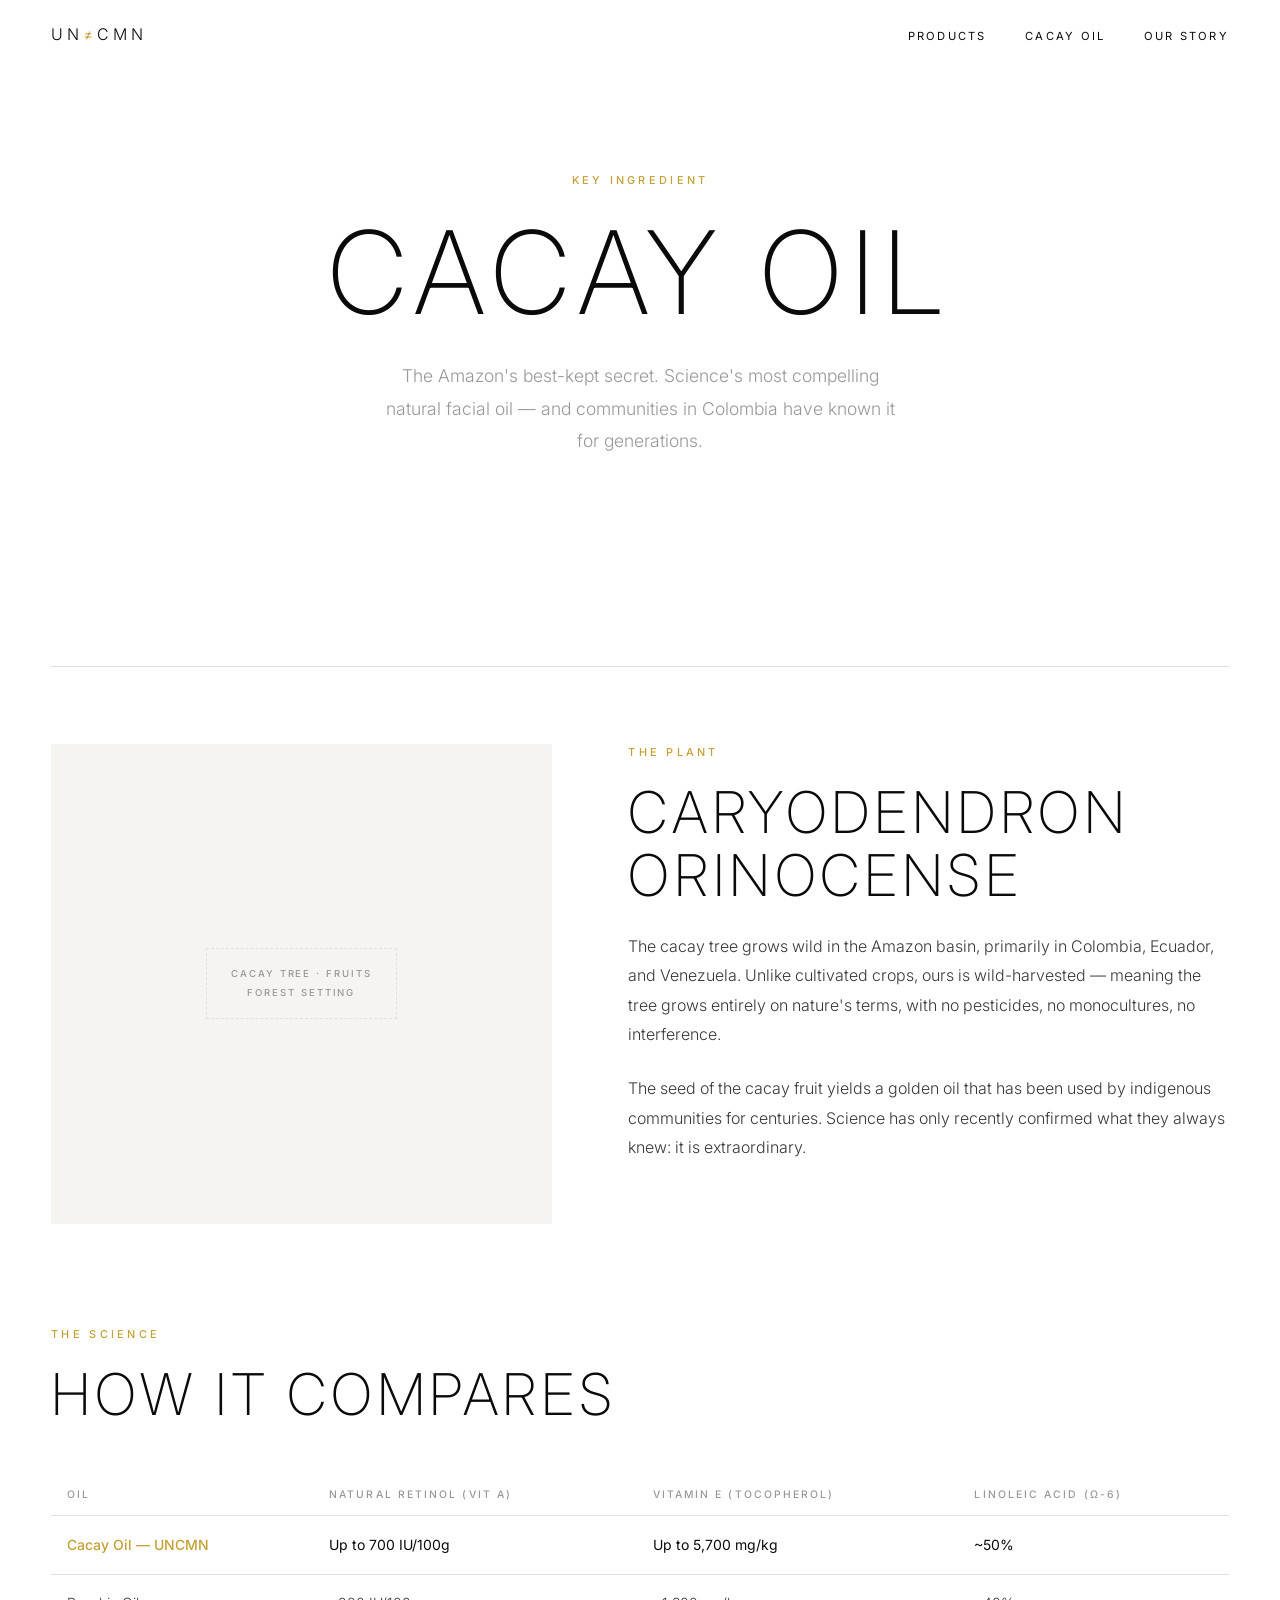
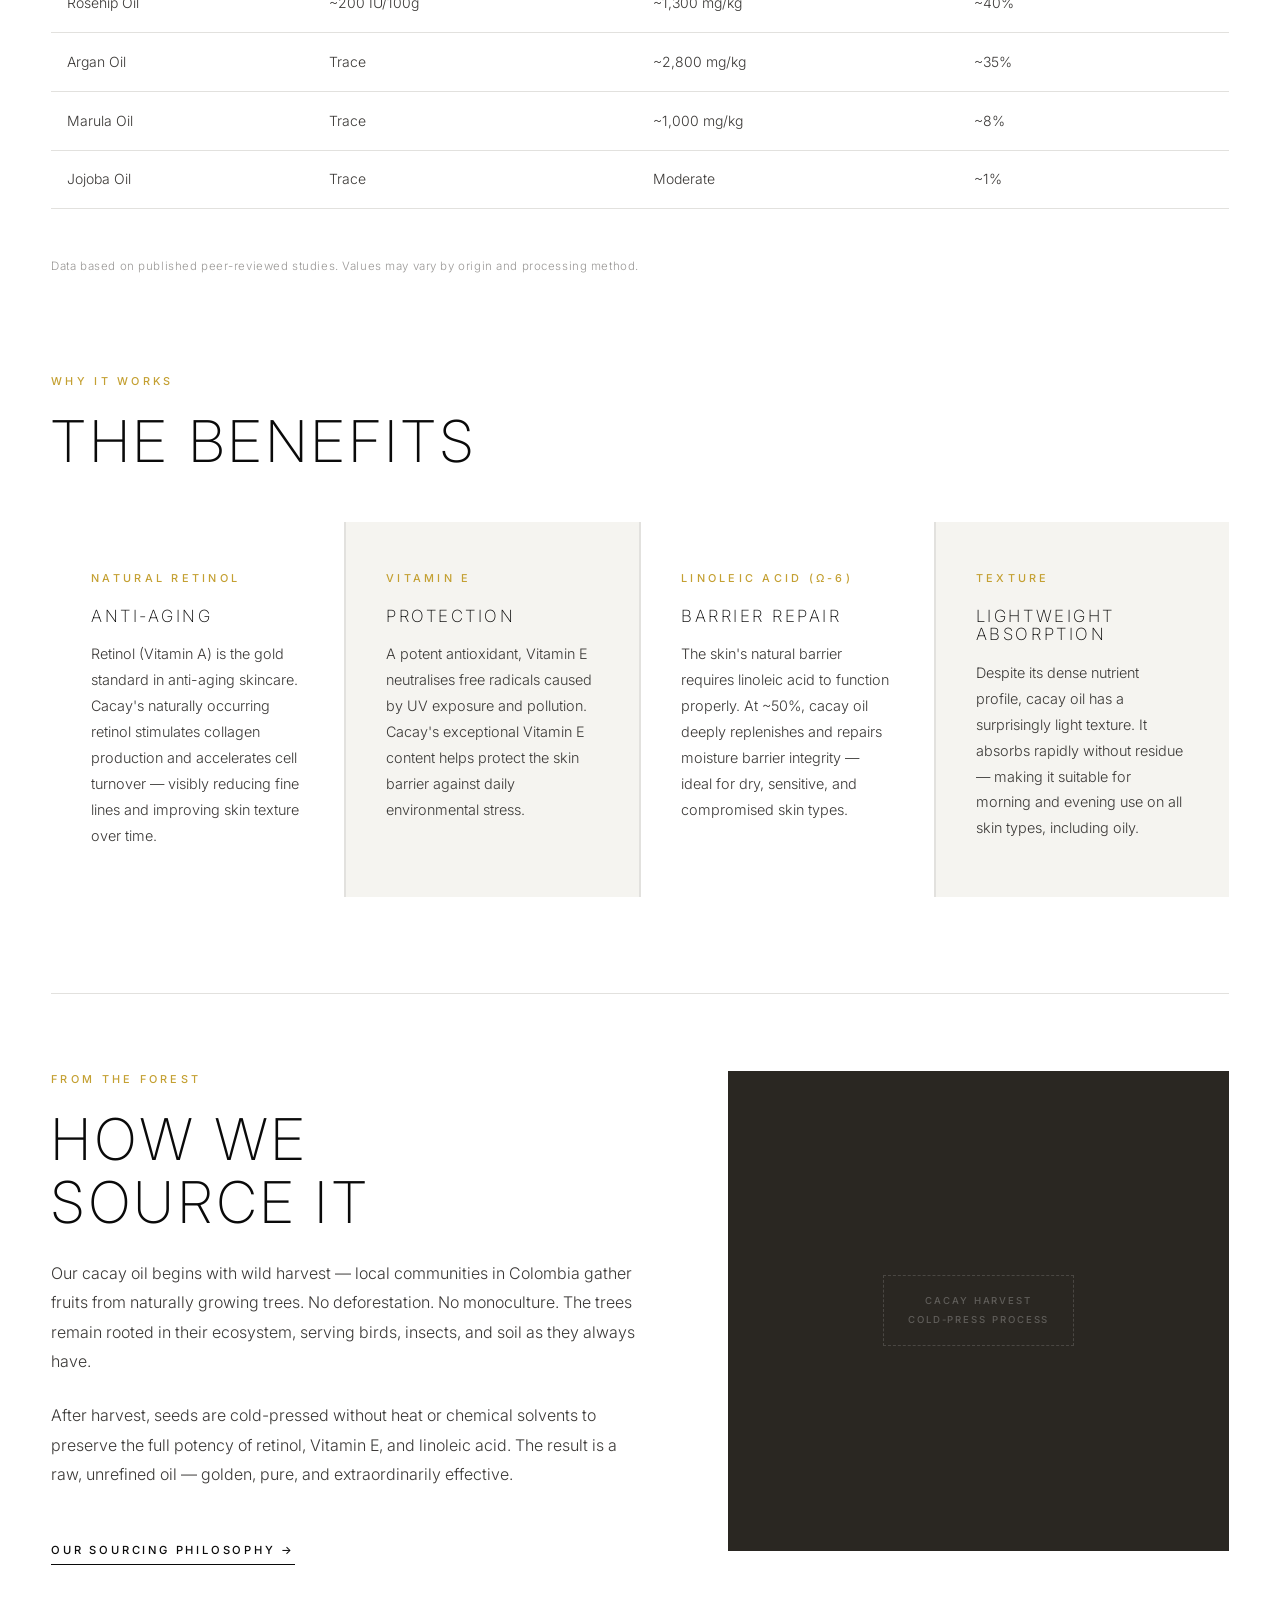
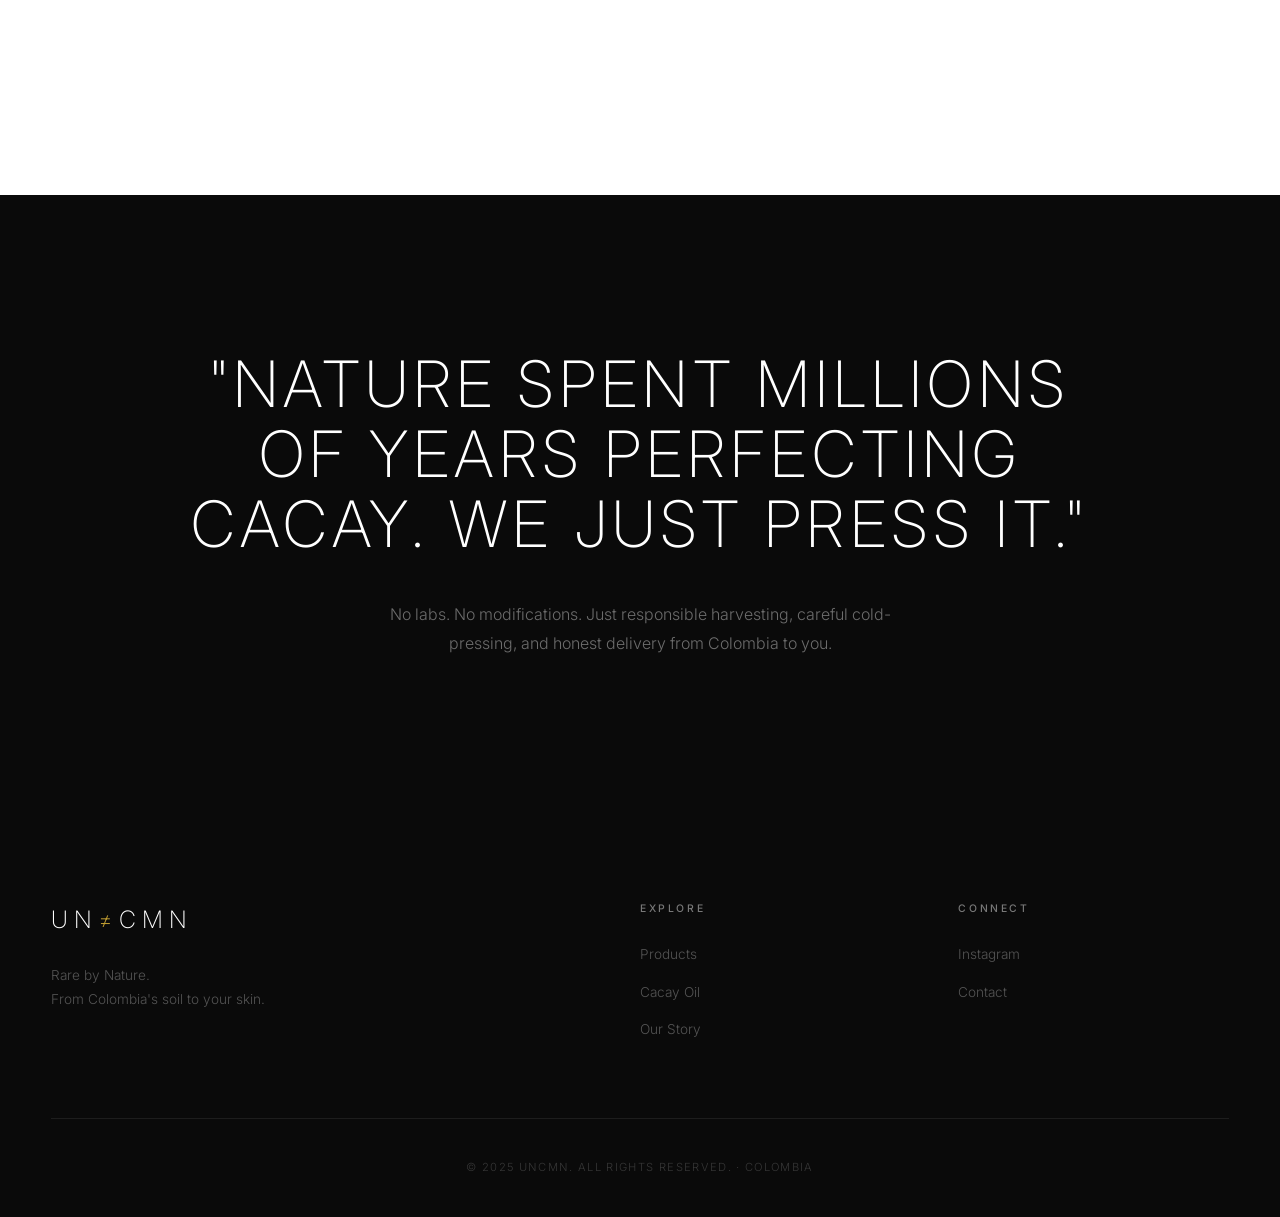
<file: ingredients.html>
<!DOCTYPE html>
<html lang="en">
<head>
  <meta charset="UTF-8">
  <meta name="viewport" content="width=device-width, initial-scale=1.0">
  <title>Cacay Oil — UNCMN</title>
  <meta name="description" content="Learn about cacay oil — nature's most potent facial oil. 3× more retinol than rosehip, 2× more vitamin E than argan. Wild-harvested in Colombia's Amazon.">
  <link rel="preconnect" href="https://fonts.googleapis.com">
  <link rel="preconnect" href="https://fonts.gstatic.com" crossorigin>
  <link href="https://fonts.googleapis.com/css2?family=Inter:wght@200;300;400;500&display=swap" rel="stylesheet">
  <link rel="stylesheet" href="css/styles.css">
</head>
<body>

  <nav class="nav is-scrolled" id="nav">
    <div class="nav__container">
      <a href="index.html" class="nav__logo">UN<span>≠</span>CMN</a>
      <button class="nav__toggle" id="navToggle" aria-label="Toggle menu" aria-expanded="false">
        <span></span><span></span>
      </button>
      <ul class="nav__links" id="navLinks">
        <li><a href="products.html">Products</a></li>
        <li><a href="ingredients.html">Cacay Oil</a></li>
        <li><a href="story.html">Our Story</a></li>
      </ul>
    </div>
  </nav>

  <header class="page-hero container">
    <span class="eyebrow">Key Ingredient</span>
    <h1>Cacay Oil</h1>
    <p>The Amazon's best-kept secret. Science's most compelling natural facial oil — and communities in Colombia have known it for generations.</p>
  </header>

  <section class="ingredients-section">
    <div class="container">

      <div class="ingredient-profile fade-in">
        <div class="ingredient-profile__visual">
          <div class="placeholder">
            <span class="placeholder__label">Cacay tree · fruits<br>forest setting</span>
          </div>
        </div>
        <div class="ingredient-profile__info">
          <span class="eyebrow">The Plant</span>
          <h2>Caryodendron<br>orinocense</h2>
          <p>The cacay tree grows wild in the Amazon basin, primarily in Colombia, Ecuador, and Venezuela. Unlike cultivated crops, ours is wild-harvested — meaning the tree grows entirely on nature's terms, with no pesticides, no monocultures, no interference.</p>
          <p>The seed of the cacay fruit yields a golden oil that has been used by indigenous communities for centuries. Science has only recently confirmed what they always knew: it is extraordinary.</p>
        </div>
      </div>

      <div class="fade-in" style="margin-bottom: 6rem;">
        <span class="eyebrow">The Science</span>
        <h2 style="margin-bottom: 3rem;">How it compares</h2>
        <table class="comparison-table">
          <thead>
            <tr>
              <th>Oil</th>
              <th>Natural Retinol (Vit A)</th>
              <th>Vitamin E (Tocopherol)</th>
              <th>Linoleic Acid (Ω-6)</th>
            </tr>
          </thead>
          <tbody>
            <tr class="highlight">
              <td>Cacay Oil — UNCMN</td>
              <td>Up to 700 IU/100g</td>
              <td>Up to 5,700 mg/kg</td>
              <td>~50%</td>
            </tr>
            <tr>
              <td>Rosehip Oil</td>
              <td>~200 IU/100g</td>
              <td>~1,300 mg/kg</td>
              <td>~40%</td>
            </tr>
            <tr>
              <td>Argan Oil</td>
              <td>Trace</td>
              <td>~2,800 mg/kg</td>
              <td>~35%</td>
            </tr>
            <tr>
              <td>Marula Oil</td>
              <td>Trace</td>
              <td>~1,000 mg/kg</td>
              <td>~8%</td>
            </tr>
            <tr>
              <td>Jojoba Oil</td>
              <td>Trace</td>
              <td>Moderate</td>
              <td>~1%</td>
            </tr>
          </tbody>
        </table>
        <p style="font-size: 0.72rem; color: var(--mid-gray); letter-spacing: 0.05em; line-height: 1.7;">Data based on published peer-reviewed studies. Values may vary by origin and processing method.</p>
      </div>

      <div class="fade-in" style="margin-bottom: 6rem;">
        <span class="eyebrow">Why it works</span>
        <h2 style="margin-bottom: 3rem;">The benefits</h2>
        <div class="benefits-grid">
          <div class="benefit-card">
            <span class="eyebrow">Natural Retinol</span>
            <h3>Anti-aging</h3>
            <p>Retinol (Vitamin A) is the gold standard in anti-aging skincare. Cacay's naturally occurring retinol stimulates collagen production and accelerates cell turnover — visibly reducing fine lines and improving skin texture over time.</p>
          </div>
          <div class="benefit-card">
            <span class="eyebrow">Vitamin E</span>
            <h3>Protection</h3>
            <p>A potent antioxidant, Vitamin E neutralises free radicals caused by UV exposure and pollution. Cacay's exceptional Vitamin E content helps protect the skin barrier against daily environmental stress.</p>
          </div>
          <div class="benefit-card">
            <span class="eyebrow">Linoleic Acid (Ω-6)</span>
            <h3>Barrier repair</h3>
            <p>The skin's natural barrier requires linoleic acid to function properly. At ~50%, cacay oil deeply replenishes and repairs moisture barrier integrity — ideal for dry, sensitive, and compromised skin types.</p>
          </div>
          <div class="benefit-card">
            <span class="eyebrow">Texture</span>
            <h3>Lightweight absorption</h3>
            <p>Despite its dense nutrient profile, cacay oil has a surprisingly light texture. It absorbs rapidly without residue — making it suitable for morning and evening use on all skin types, including oily.</p>
          </div>
        </div>
      </div>

      <div class="ingredient-profile fade-in" style="grid-template-columns: 1.2fr 1fr;">
        <div class="ingredient-profile__info">
          <span class="eyebrow">From the Forest</span>
          <h2>How we<br>source it</h2>
          <p>Our cacay oil begins with wild harvest — local communities in Colombia gather fruits from naturally growing trees. No deforestation. No monoculture. The trees remain rooted in their ecosystem, serving birds, insects, and soil as they always have.</p>
          <p>After harvest, seeds are cold-pressed without heat or chemical solvents to preserve the full potency of retinol, Vitamin E, and linoleic acid. The result is a raw, unrefined oil — golden, pure, and extraordinarily effective.</p>
          <a href="story.html" class="btn btn--outline" style="margin-top: 1.5rem; display: inline-block;">Our sourcing philosophy →</a>
        </div>
        <div class="ingredient-profile__visual">
          <div class="placeholder placeholder--dark">
            <span class="placeholder__label">Cacay harvest<br>cold-press process</span>
          </div>
        </div>
      </div>

    </div>
  </section>

  <section class="manifesto">
    <div class="container">
      <h2>"Nature spent millions of years perfecting cacay. We just press it."</h2>
      <p>No labs. No modifications. Just responsible harvesting, careful cold-pressing, and honest delivery from Colombia to you.</p>
    </div>
  </section>

  <footer class="footer">
    <div class="container">
      <div class="footer__grid">
        <div class="footer__brand">
          <span class="footer__logo">UN<span>≠</span>CMN</span>
          <p class="footer__tagline">Rare by Nature.<br>From Colombia's soil to your skin.</p>
        </div>
        <nav class="footer__nav">
          <h4>Explore</h4>
          <ul>
            <li><a href="products.html">Products</a></li>
            <li><a href="ingredients.html">Cacay Oil</a></li>
            <li><a href="story.html">Our Story</a></li>
          </ul>
        </nav>
        <nav class="footer__nav">
          <h4>Connect</h4>
          <ul>
            <li><a href="#">Instagram</a></li>
            <li><a href="#">Contact</a></li>
          </ul>
        </nav>
      </div>
      <div class="footer__bottom">
        <p>© 2025 UNCMN. All rights reserved. · Colombia</p>
      </div>
    </div>
  </footer>

  <script src="js/main.js"></script>
</body>
</html>
</file>
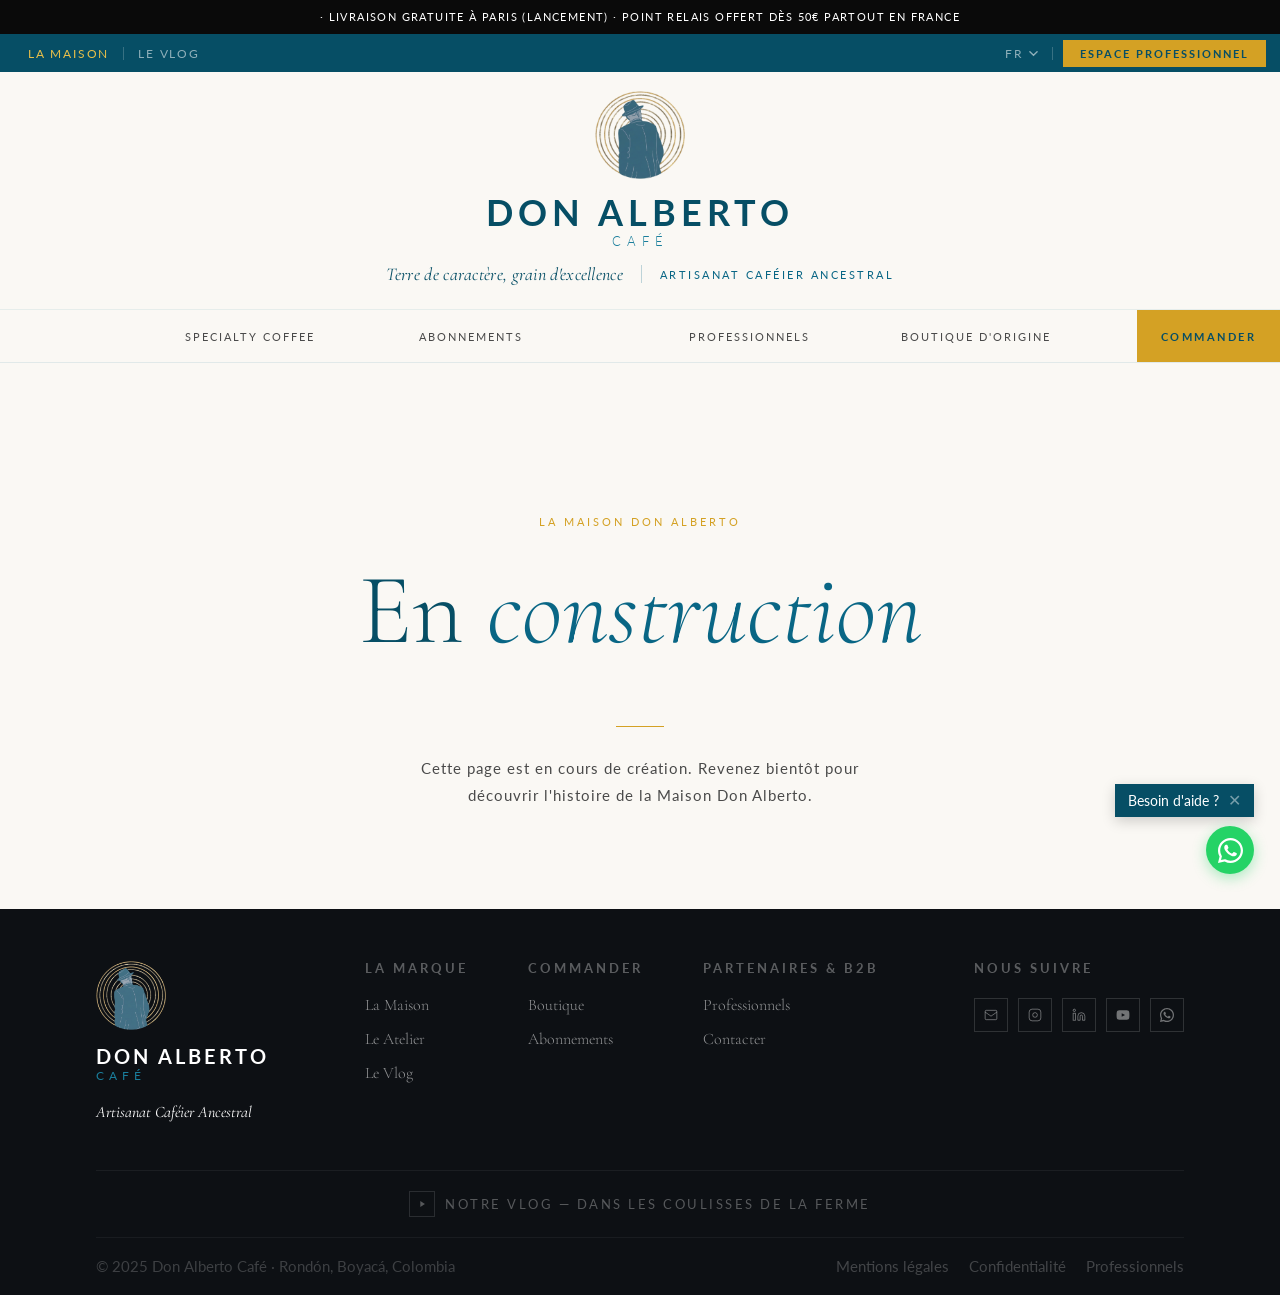
<file: maison.html>
<!DOCTYPE html>
<html lang="fr">
<head>
<meta charset="UTF-8">
<meta name="viewport" content="width=device-width, initial-scale=1.0">
<title>La Maison — Don Alberto Café · Specialty Coffee · Boyacá Colombia</title>
  <link rel="canonical" href="https://donalberto.cafe/maison.html">
<meta name="description" content="La Maison Don Alberto — L'histoire d'une ferme familiale et d'un café d'exception de Boyacá, Colombie.">
<link rel="icon" type="image/png" href="logos/favicon.png">
<link rel="preconnect" href="https://fonts.googleapis.com">
<link href="https://fonts.googleapis.com/css2?family=Cormorant+Garamond:ital,wght@0,300;0,400;0,500;0,600;1,300;1,400;1,500&family=Lato:wght@300;400;700&display=swap" rel="stylesheet">
<link rel="stylesheet" href="da-styles.css">
<style>
.wip-section {
  min-height: 60vh;
  display: flex;
  flex-direction: column;
  align-items: center;
  justify-content: center;
  text-align: center;
  padding: calc(var(--promo-h,34px) + var(--util-h,38px) + 80px) var(--page-pad) 100px;
  background: var(--cream);
}
.wip-label {
  font-family: 'Lato', sans-serif;
  font-size: 11px;
  letter-spacing: 3px;
  text-transform: uppercase;
  color: var(--gold);
  margin-bottom: 28px;
}
.wip-title {
  font-family: 'Cormorant Garamond', serif;
  font-size: clamp(52px, 8vw, 100px);
  font-weight: 300;
  color: var(--teal-deep);
  line-height: 1.1;
  margin-bottom: 32px;
}
.wip-title em {
  font-style: italic;
  color: var(--teal);
}
.wip-sub {
  font-family: 'Lato', sans-serif;
  font-size: 15px;
  color: var(--mid);
  letter-spacing: 1px;
  max-width: 480px;
  line-height: 1.8;
}
.wip-divider {
  width: 48px;
  height: 1px;
  background: var(--gold);
  margin: 28px auto;
}
</style>
</head>
<body class="page-maison">

<div id="site-header"></div>

<section class="wip-section">
  <div class="wip-label" id="wip-label">La Maison Don Alberto</div>
  <h1 class="wip-title" id="wip-title">En <em>construction</em></h1>
  <div class="wip-divider"></div>
  <p class="wip-sub" id="wip-sub">Cette page est en cours de création. Revenez bientôt pour découvrir l'histoire de la Maison Don Alberto.</p>
</section>

<div id="site-footer"></div>

<script src="da-shell.js"></script>
<script>
document.addEventListener('DOMContentLoaded', function() {
  var t = {
    fr: { label:'La Maison Don Alberto', title:'En <em>construction</em>', sub:'Cette page est en cours de création. Revenez bientôt pour découvrir l\'histoire de la Maison Don Alberto.' },
    en: { label:'The House of Don Alberto', title:'Under <em>construction</em>', sub:'This page is being built. Come back soon to discover the story of Don Alberto.' },
    es: { label:'La Casa Don Alberto', title:'En <em>construcción</em>', sub:'Esta página está en construcción. Vuelve pronto para descubrir la historia de Don Alberto.' }
  };
  function applyWip(lang) {
    var l = t[lang] || t.fr;
    var lbl = document.getElementById('wip-label'); if(lbl) lbl.textContent = l.label;
    var ttl = document.getElementById('wip-title'); if(ttl) ttl.innerHTML = l.title;
    var sub = document.getElementById('wip-sub'); if(sub) sub.textContent = l.sub.replace(/<[^>]+>/g,'');
  }
  var orig = window.setLang;
  window.setLang = function(lang) { if(orig) orig(lang); applyWip(lang); };
  applyWip(localStorage.getItem('da_lang') || 'fr');
});
</script>
</body>
</html>
</file>
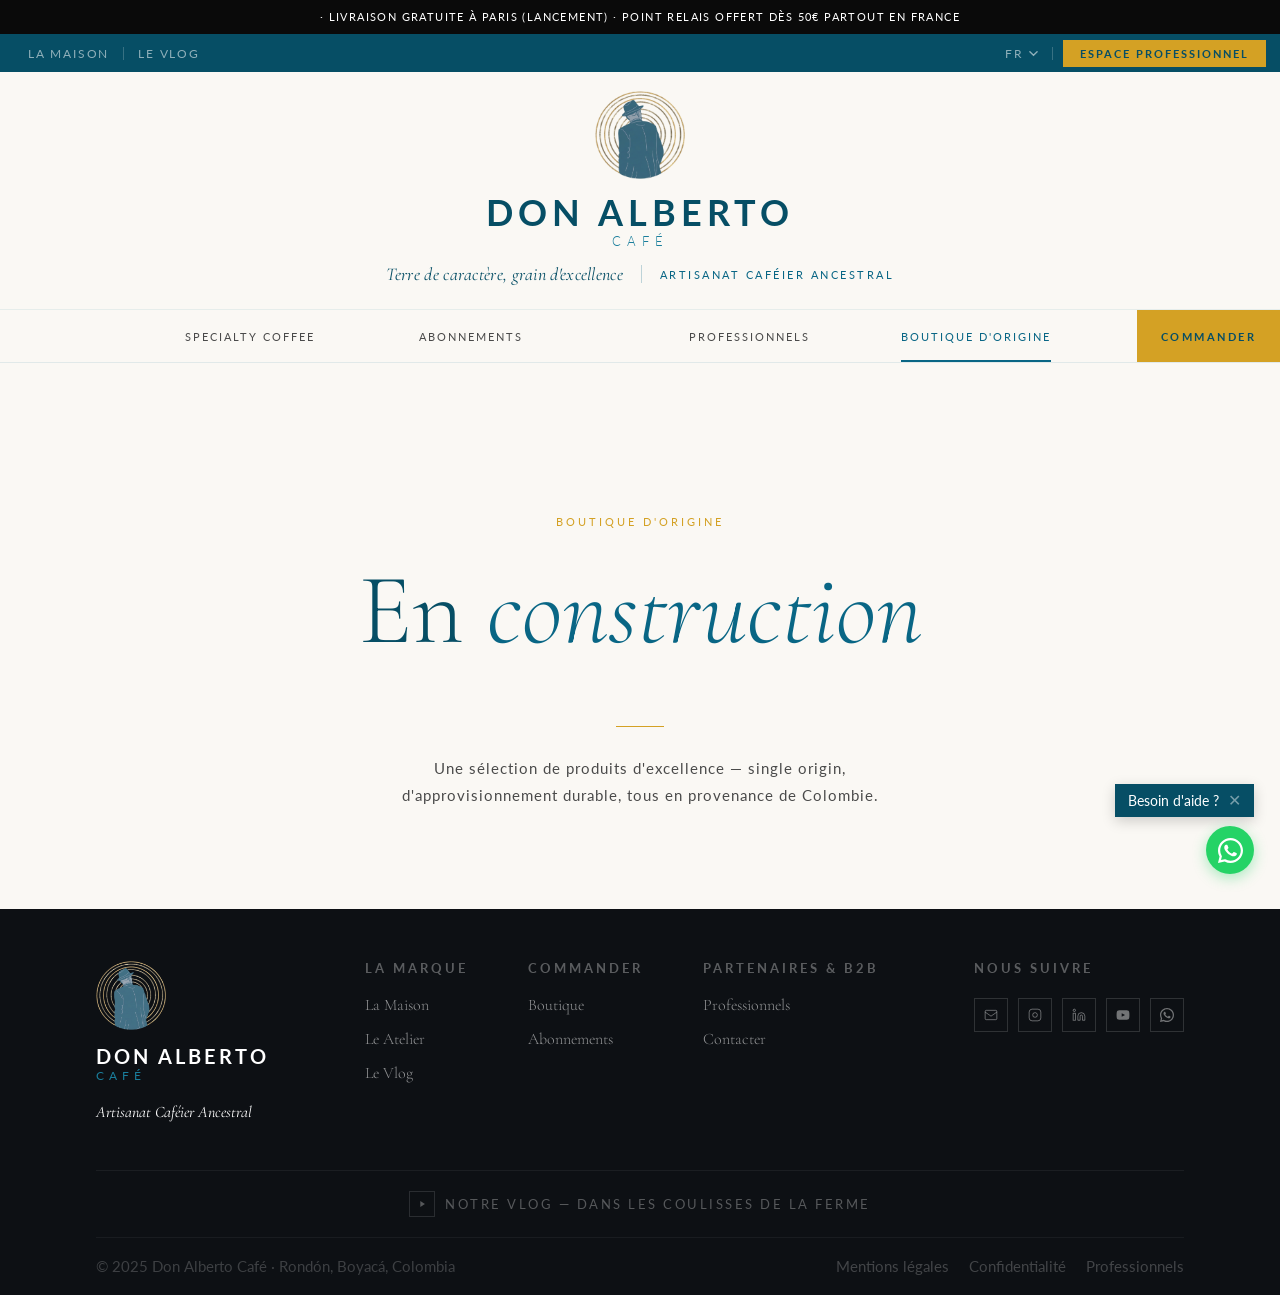
<file: origine-boutique.html>
<!DOCTYPE html>
<html lang="fr">
<head>
<meta charset="UTF-8">
<meta name="viewport" content="width=device-width, initial-scale=1.0">
<title>Boutique d'Origine — Don Alberto Café · Specialty Coffee · Boyacá Colombia</title>
  <link rel="canonical" href="https://donalberto.cafe/origine-boutique.html">
<meta name="description" content="Boutique d'Origine Don Alberto — Café de spécialité directement depuis la ferme de Boyacá, Colombie.">
<link rel="icon" type="image/png" href="logos/favicon.png">
<link rel="preconnect" href="https://fonts.googleapis.com">
<link href="https://fonts.googleapis.com/css2?family=Cormorant+Garamond:ital,wght@0,300;0,400;0,500;0,600;1,300;1,400;1,500&family=Lato:wght@300;400;700&display=swap" rel="stylesheet">
<link rel="stylesheet" href="da-styles.css">
<style>
.wip-section {
  min-height: 60vh;
  display: flex;
  flex-direction: column;
  align-items: center;
  justify-content: center;
  text-align: center;
  padding: calc(var(--promo-h,34px) + var(--util-h,38px) + 80px) var(--page-pad) 100px;
  background: var(--cream);
}
.wip-label {
  font-family: 'Lato', sans-serif;
  font-size: 11px;
  letter-spacing: 3px;
  text-transform: uppercase;
  color: var(--gold);
  margin-bottom: 28px;
}
.wip-title {
  font-family: 'Cormorant Garamond', serif;
  font-size: clamp(52px, 8vw, 100px);
  font-weight: 300;
  color: var(--teal-deep);
  line-height: 1.1;
  margin-bottom: 32px;
}
.wip-title em { font-style: italic; color: var(--teal); }
.wip-sub {
  font-family: 'Lato', sans-serif;
  font-size: 15px;
  color: var(--mid);
  letter-spacing: 1px;
  max-width: 480px;
  line-height: 1.8;
}
.wip-divider { width: 48px; height: 1px; background: var(--gold); margin: 28px auto; }
</style>
</head>
<body class="page-origine">

<div id="site-header"></div>

<section class="wip-section">
  <div class="wip-label" id="wip-label">Boutique d'Origine</div>
  <h1 class="wip-title" id="wip-title">En <em>construction</em></h1>
  <div class="wip-divider"></div>
  <p class="wip-sub" id="wip-sub">Une sélection de produits d'excellence — single origin, d'approvisionnement durable, tous en provenance de Colombie.</p>
</section>

<div id="site-footer"></div>

<script src="da-shell.js"></script>
<script>
document.addEventListener('DOMContentLoaded', function() {
  var t = {
    fr: { label:'Boutique d\'Origine', title:'En <em>construction</em>', sub:'Une sélection de produits d\'excellence — single origin, d\'approvisionnement durable, tous en provenance de Colombie.' },
    en: { label:'Origin Boutique', title:'Under <em>construction</em>', sub:'A curated selection of quality products — single origin, sustainably sourced, all from Colombia.' },
    es: { label:'Boutique de Origen', title:'En <em>construcción</em>', sub:'Una selección de productos de calidad — single origin, de abastecimiento sostenible, todos de Colombia.' }
  };
  function applyWip(lang) {
    var l = t[lang] || t.fr;
    var lbl = document.getElementById('wip-label'); if(lbl) lbl.textContent = l.label;
    var ttl = document.getElementById('wip-title'); if(ttl) ttl.innerHTML = l.title;
    var sub = document.getElementById('wip-sub'); if(sub) sub.textContent = l.sub.replace(/<[^>]+>/g,'');
  }
  var orig = window.setLang;
  window.setLang = function(lang) { if(orig) orig(lang); applyWip(lang); };
  applyWip(localStorage.getItem('da_lang') || 'fr');
});
</script>
</body>
</html>
</file>
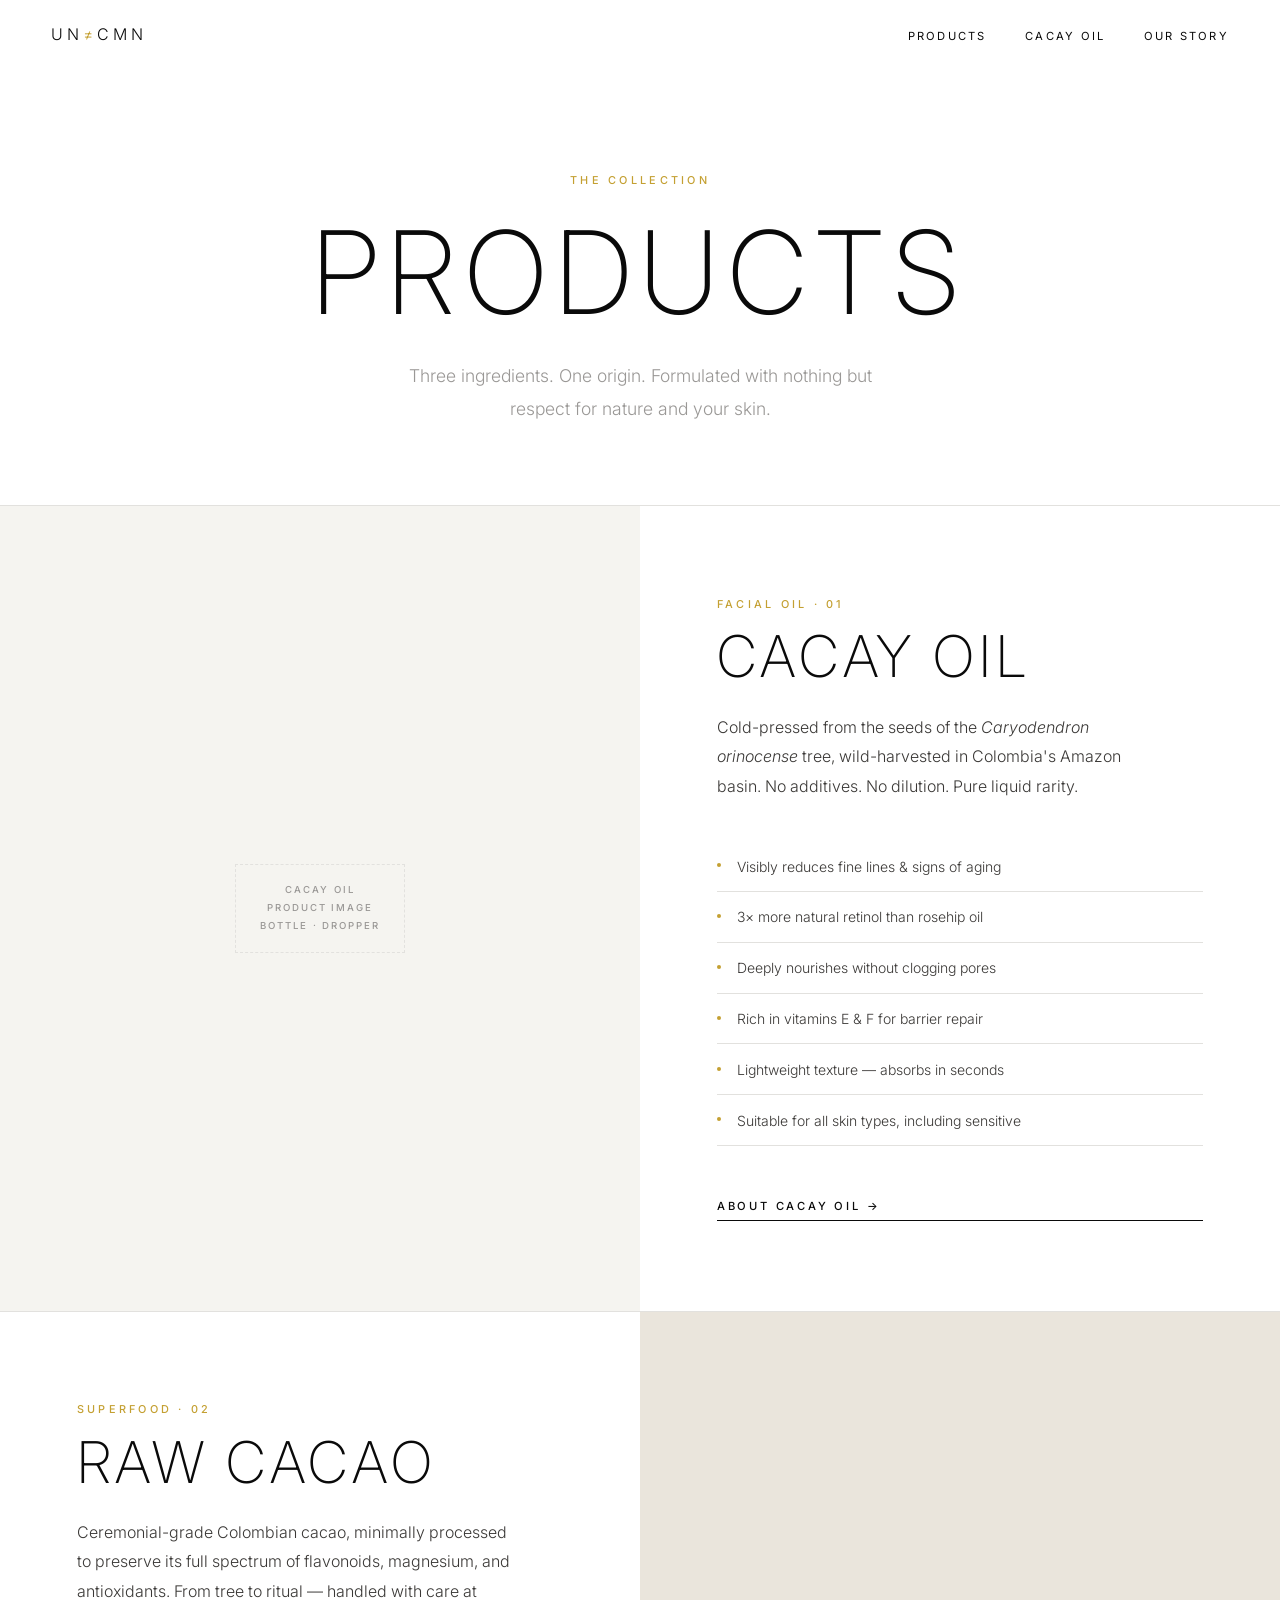
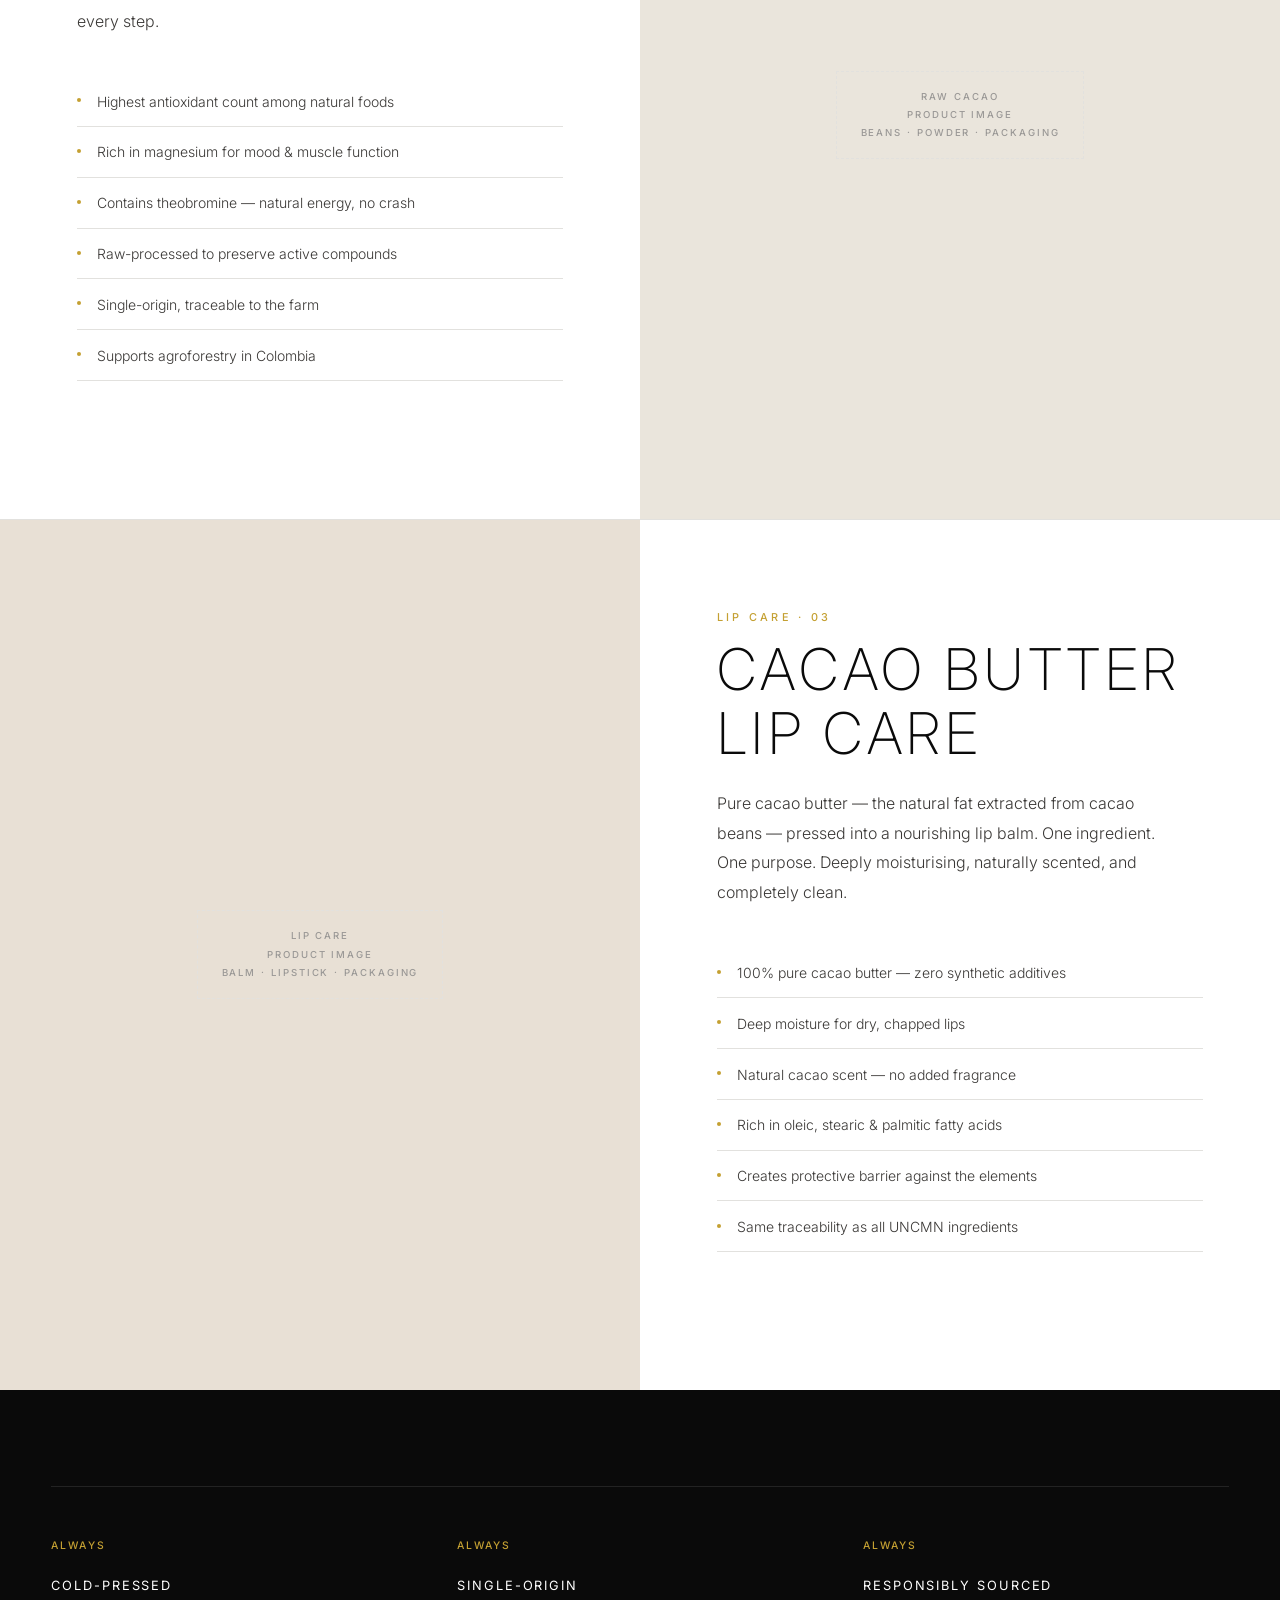
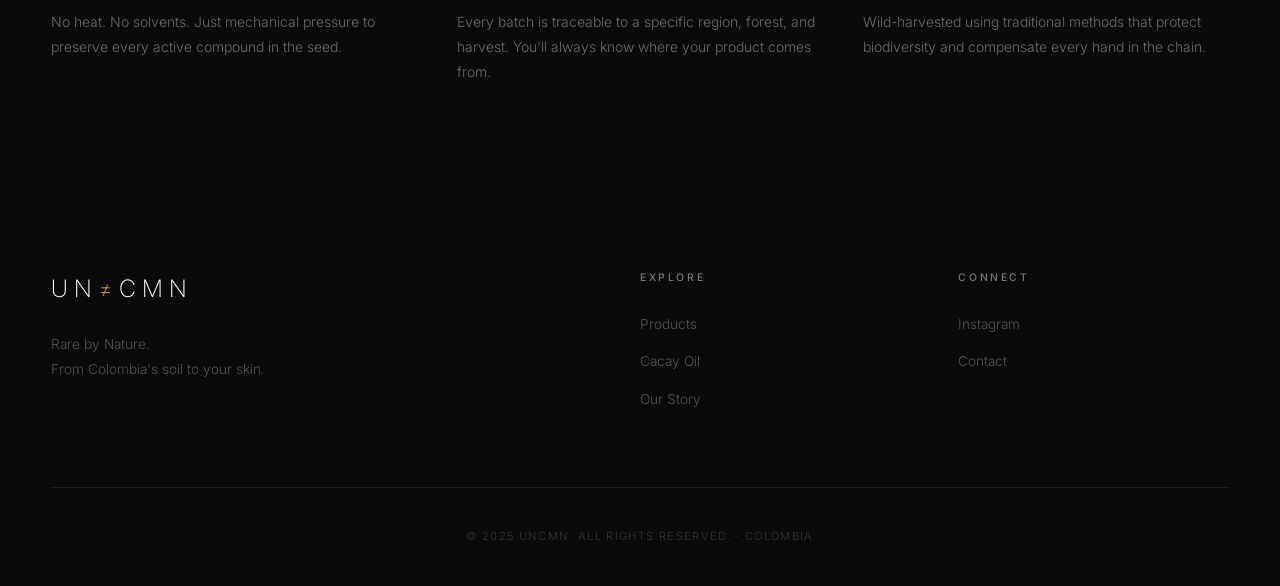
<file: products.html>
<!DOCTYPE html>
<html lang="en">
<head>
  <meta charset="UTF-8">
  <meta name="viewport" content="width=device-width, initial-scale=1.0">
  <title>Products — UNCMN</title>
  <meta name="description" content="UNCMN products: Cacay Oil, Raw Cacao, and Cacao Butter Lip Care. All sourced responsibly from Colombia.">
  <link rel="preconnect" href="https://fonts.googleapis.com">
  <link rel="preconnect" href="https://fonts.gstatic.com" crossorigin>
  <link href="https://fonts.googleapis.com/css2?family=Inter:wght@200;300;400;500&display=swap" rel="stylesheet">
  <link rel="stylesheet" href="css/styles.css">
</head>
<body>

  <nav class="nav is-scrolled" id="nav">
    <div class="nav__container">
      <a href="index.html" class="nav__logo">UN<span>≠</span>CMN</a>
      <button class="nav__toggle" id="navToggle" aria-label="Toggle menu" aria-expanded="false">
        <span></span><span></span>
      </button>
      <ul class="nav__links" id="navLinks">
        <li><a href="products.html">Products</a></li>
        <li><a href="ingredients.html">Cacay Oil</a></li>
        <li><a href="story.html">Our Story</a></li>
      </ul>
    </div>
  </nav>

  <header class="page-hero container">
    <span class="eyebrow">The Collection</span>
    <h1>Products</h1>
    <p>Three ingredients. One origin. Formulated with nothing but respect for nature and your skin.</p>
  </header>

  <!-- Cacay Oil -->
  <section class="product-detail fade-in" id="cacay">
    <div class="product-detail__visual">
      <div class="placeholder placeholder--product">
        <span class="placeholder__label">Cacay Oil<br>product image<br>bottle · dropper</span>
      </div>
    </div>
    <div class="product-detail__content">
      <span class="eyebrow">Facial Oil · 01</span>
      <h2>Cacay Oil</h2>
      <p>Cold-pressed from the seeds of the <em>Caryodendron orinocense</em> tree, wild-harvested in Colombia's Amazon basin. No additives. No dilution. Pure liquid rarity.</p>
      <ul class="product-benefits">
        <li>Visibly reduces fine lines &amp; signs of aging</li>
        <li>3× more natural retinol than rosehip oil</li>
        <li>Deeply nourishes without clogging pores</li>
        <li>Rich in vitamins E &amp; F for barrier repair</li>
        <li>Lightweight texture — absorbs in seconds</li>
        <li>Suitable for all skin types, including sensitive</li>
      </ul>
      <a href="ingredients.html" class="btn btn--outline">About cacay oil →</a>
    </div>
  </section>

  <!-- Raw Cacao -->
  <section class="product-detail product-detail--reverse fade-in" id="cacao">
    <div class="product-detail__visual">
      <div class="placeholder placeholder--2">
        <span class="placeholder__label">Raw Cacao<br>product image<br>beans · powder · packaging</span>
      </div>
    </div>
    <div class="product-detail__content">
      <span class="eyebrow">Superfood · 02</span>
      <h2>Raw Cacao</h2>
      <p>Ceremonial-grade Colombian cacao, minimally processed to preserve its full spectrum of flavonoids, magnesium, and antioxidants. From tree to ritual — handled with care at every step.</p>
      <ul class="product-benefits">
        <li>Highest antioxidant count among natural foods</li>
        <li>Rich in magnesium for mood &amp; muscle function</li>
        <li>Contains theobromine — natural energy, no crash</li>
        <li>Raw-processed to preserve active compounds</li>
        <li>Single-origin, traceable to the farm</li>
        <li>Supports agroforestry in Colombia</li>
      </ul>
    </div>
  </section>

  <!-- Lip Care -->
  <section class="product-detail fade-in" id="lip">
    <div class="product-detail__visual">
      <div class="placeholder placeholder--3">
        <span class="placeholder__label">Lip Care<br>product image<br>balm · lipstick · packaging</span>
      </div>
    </div>
    <div class="product-detail__content">
      <span class="eyebrow">Lip Care · 03</span>
      <h2>Cacao Butter<br>Lip Care</h2>
      <p>Pure cacao butter — the natural fat extracted from cacao beans — pressed into a nourishing lip balm. One ingredient. One purpose. Deeply moisturising, naturally scented, and completely clean.</p>
      <ul class="product-benefits">
        <li>100% pure cacao butter — zero synthetic additives</li>
        <li>Deep moisture for dry, chapped lips</li>
        <li>Natural cacao scent — no added fragrance</li>
        <li>Rich in oleic, stearic &amp; palmitic fatty acids</li>
        <li>Creates protective barrier against the elements</li>
        <li>Same traceability as all UNCMN ingredients</li>
      </ul>
    </div>
  </section>

  <!-- Promise Strip -->
  <section class="values section" style="padding: 6rem 0;">
    <div class="container">
      <div class="values__grid" style="grid-template-columns: repeat(3, 1fr);">
        <div class="value fade-in">
          <span class="value__mark">Always</span>
          <h3>Cold-Pressed</h3>
          <p>No heat. No solvents. Just mechanical pressure to preserve every active compound in the seed.</p>
        </div>
        <div class="value fade-in">
          <span class="value__mark">Always</span>
          <h3>Single-Origin</h3>
          <p>Every batch is traceable to a specific region, forest, and harvest. You'll always know where your product comes from.</p>
        </div>
        <div class="value fade-in">
          <span class="value__mark">Always</span>
          <h3>Responsibly Sourced</h3>
          <p>Wild-harvested using traditional methods that protect biodiversity and compensate every hand in the chain.</p>
        </div>
      </div>
    </div>
  </section>

  <footer class="footer">
    <div class="container">
      <div class="footer__grid">
        <div class="footer__brand">
          <span class="footer__logo">UN<span>≠</span>CMN</span>
          <p class="footer__tagline">Rare by Nature.<br>From Colombia's soil to your skin.</p>
        </div>
        <nav class="footer__nav">
          <h4>Explore</h4>
          <ul>
            <li><a href="products.html">Products</a></li>
            <li><a href="ingredients.html">Cacay Oil</a></li>
            <li><a href="story.html">Our Story</a></li>
          </ul>
        </nav>
        <nav class="footer__nav">
          <h4>Connect</h4>
          <ul>
            <li><a href="#">Instagram</a></li>
            <li><a href="#">Contact</a></li>
          </ul>
        </nav>
      </div>
      <div class="footer__bottom">
        <p>© 2025 UNCMN. All rights reserved. · Colombia</p>
      </div>
    </div>
  </footer>

  <script src="js/main.js"></script>
</body>
</html>
</file>
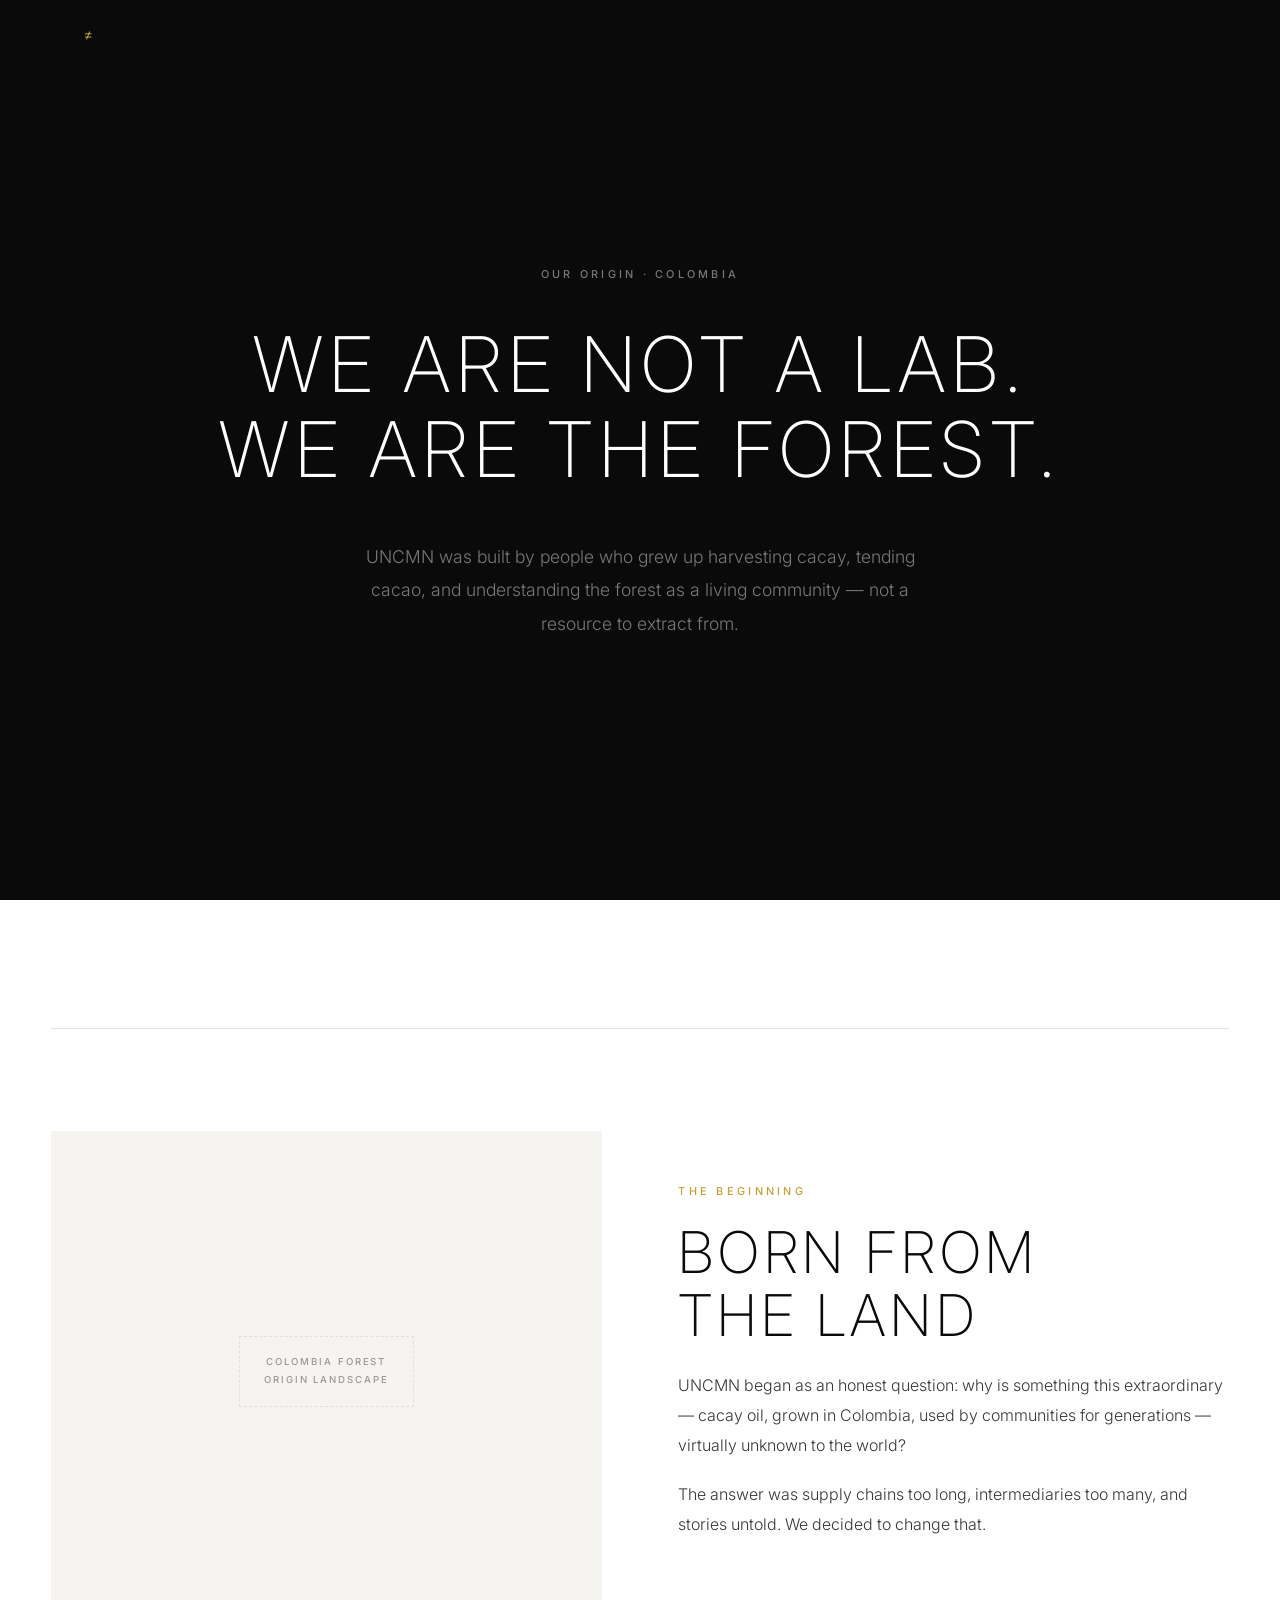
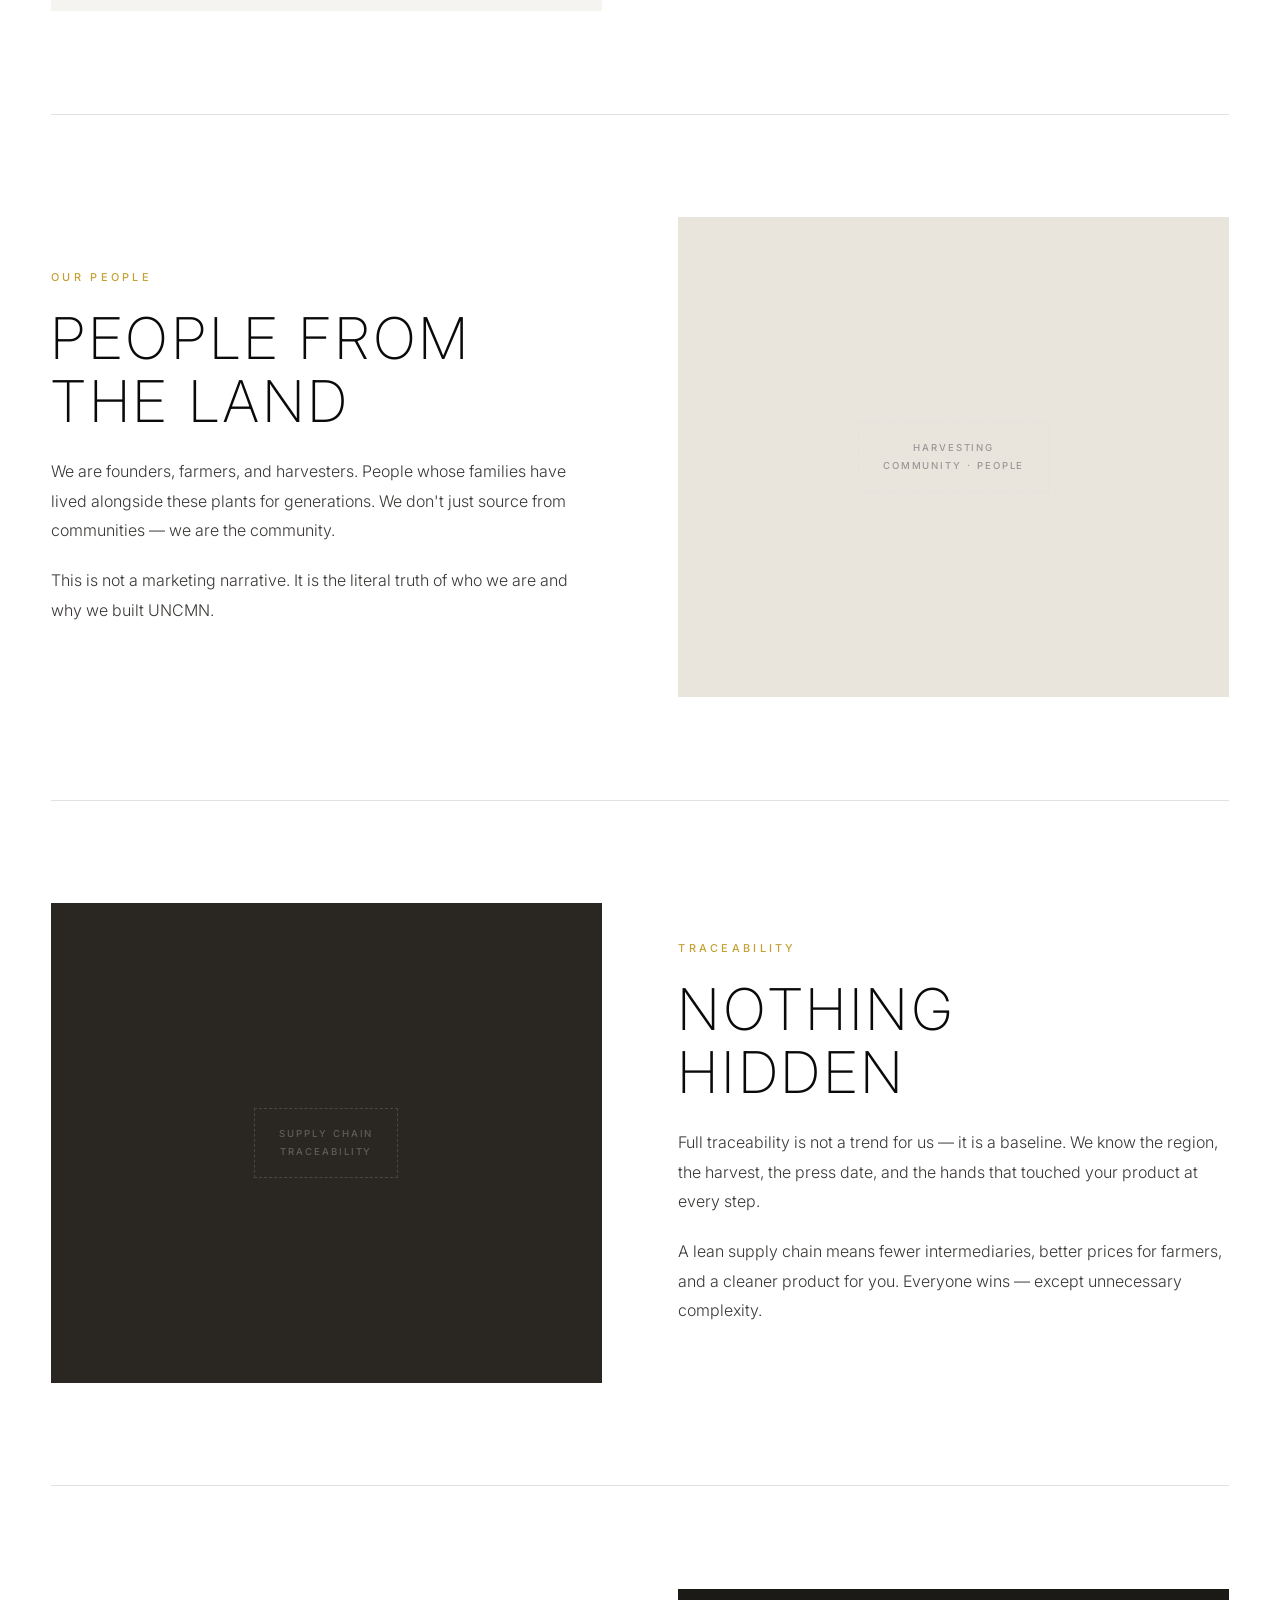
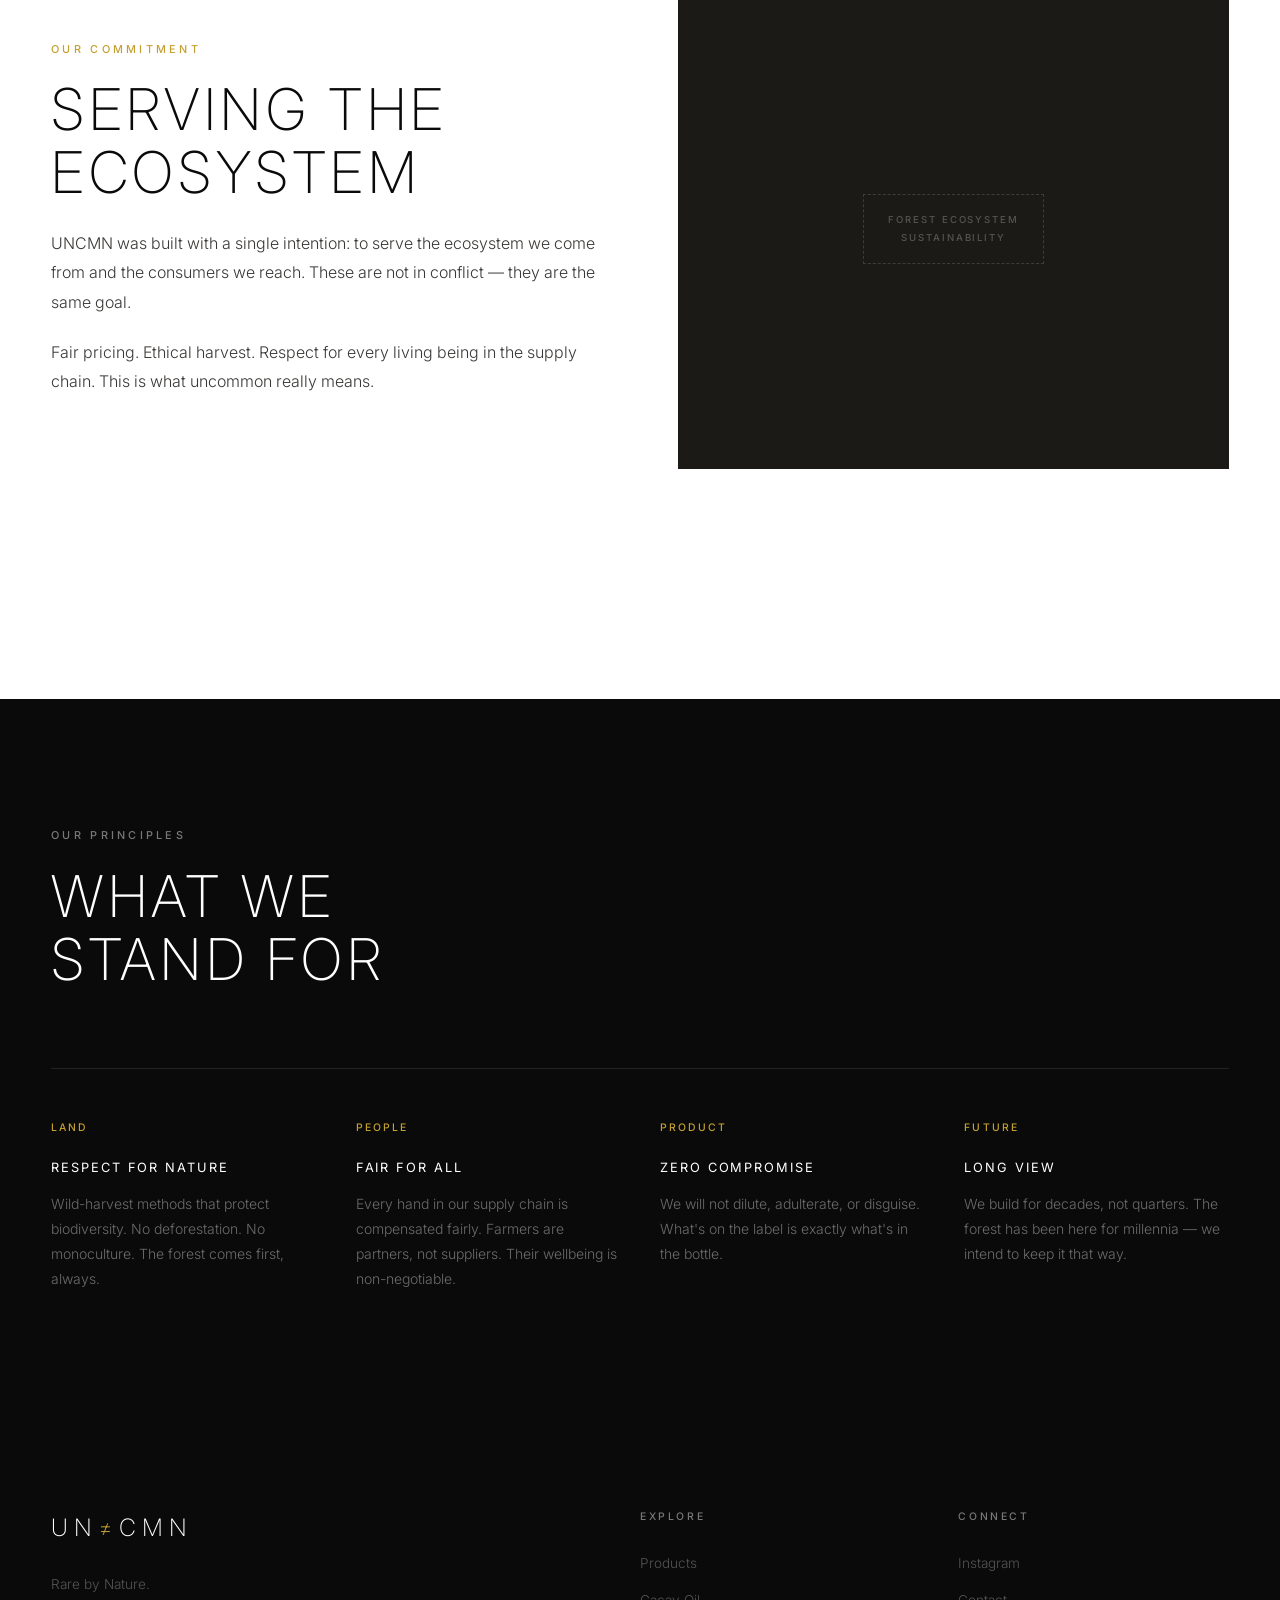
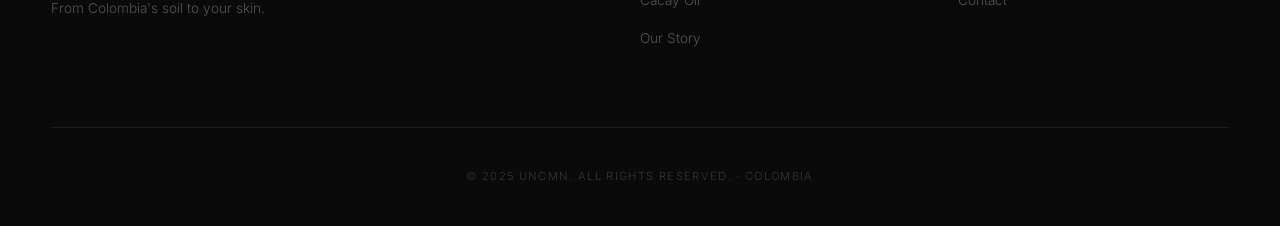
<file: story.html>
<!DOCTYPE html>
<html lang="en">
<head>
  <meta charset="UTF-8">
  <meta name="viewport" content="width=device-width, initial-scale=1.0">
  <title>Our Story — UNCMN</title>
  <meta name="description" content="UNCMN was built by people from the land. Born from Colombia's forests, founded on traceability, fair pricing, and respect for every living being in the supply chain.">
  <link rel="preconnect" href="https://fonts.googleapis.com">
  <link rel="preconnect" href="https://fonts.gstatic.com" crossorigin>
  <link href="https://fonts.googleapis.com/css2?family=Inter:wght@200;300;400;500&display=swap" rel="stylesheet">
  <link rel="stylesheet" href="css/styles.css">
</head>
<body>

  <nav class="nav" id="nav">
    <div class="nav__container">
      <a href="index.html" class="nav__logo">UN<span>≠</span>CMN</a>
      <button class="nav__toggle" id="navToggle" aria-label="Toggle menu" aria-expanded="false">
        <span></span><span></span>
      </button>
      <ul class="nav__links" id="navLinks">
        <li><a href="products.html">Products</a></li>
        <li><a href="ingredients.html">Cacay Oil</a></li>
        <li><a href="story.html">Our Story</a></li>
      </ul>
    </div>
  </nav>

  <section class="manifesto" style="min-height: 100vh; display: flex; align-items: center;">
    <div class="container" style="text-align: center; width: 100%;">
      <span class="eyebrow eyebrow--light" style="margin-bottom: 2.5rem; display: inline-block;">Our Origin · Colombia</span>
      <h2 style="font-size: clamp(2.5rem, 6vw, 5.5rem); max-width: 1000px; margin: 0 auto 3rem;">
        We are not a lab.<br>We are the forest.
      </h2>
      <p style="max-width: 600px; font-size: 1.1rem; line-height: 1.9; color: rgba(255,255,255,0.45); margin: 0 auto;">
        UNCMN was built by people who grew up harvesting cacay, tending cacao, and understanding the forest as a living community — not a resource to extract from.
      </p>
    </div>
  </section>

  <section class="story-body">
    <div class="container">

      <div class="story-block fade-in">
        <div class="story-block__visual">
          <div class="placeholder">
            <span class="placeholder__label">Colombia forest<br>origin landscape</span>
          </div>
        </div>
        <div class="story-block__text">
          <span class="eyebrow">The Beginning</span>
          <h2>Born from<br>the land</h2>
          <p>UNCMN began as an honest question: why is something this extraordinary — cacay oil, grown in Colombia, used by communities for generations — virtually unknown to the world?</p>
          <p>The answer was supply chains too long, intermediaries too many, and stories untold. We decided to change that.</p>
        </div>
      </div>

      <div class="story-block story-block--reverse fade-in">
        <div class="story-block__visual">
          <div class="placeholder placeholder--2">
            <span class="placeholder__label">Harvesting<br>community · people</span>
          </div>
        </div>
        <div class="story-block__text">
          <span class="eyebrow">Our People</span>
          <h2>People from<br>the land</h2>
          <p>We are founders, farmers, and harvesters. People whose families have lived alongside these plants for generations. We don't just source from communities — we are the community.</p>
          <p>This is not a marketing narrative. It is the literal truth of who we are and why we built UNCMN.</p>
        </div>
      </div>

      <div class="story-block fade-in">
        <div class="story-block__visual">
          <div class="placeholder placeholder--dark">
            <span class="placeholder__label">Supply chain<br>traceability</span>
          </div>
        </div>
        <div class="story-block__text">
          <span class="eyebrow">Traceability</span>
          <h2>Nothing<br>hidden</h2>
          <p>Full traceability is not a trend for us — it is a baseline. We know the region, the harvest, the press date, and the hands that touched your product at every step.</p>
          <p>A lean supply chain means fewer intermediaries, better prices for farmers, and a cleaner product for you. Everyone wins — except unnecessary complexity.</p>
        </div>
      </div>

      <div class="story-block story-block--reverse fade-in">
        <div class="story-block__visual">
          <div class="placeholder placeholder--landscape">
            <span class="placeholder__label">Forest ecosystem<br>sustainability</span>
          </div>
        </div>
        <div class="story-block__text">
          <span class="eyebrow">Our Commitment</span>
          <h2>Serving the<br>ecosystem</h2>
          <p>UNCMN was built with a single intention: to serve the ecosystem we come from and the consumers we reach. These are not in conflict — they are the same goal.</p>
          <p>Fair pricing. Ethical harvest. Respect for every living being in the supply chain. This is what uncommon really means.</p>
        </div>
      </div>

    </div>
  </section>

  <section class="values section">
    <div class="container">
      <header class="section__header section__header--light fade-in">
        <span class="eyebrow eyebrow--light">Our Principles</span>
        <h2>What we<br>stand for</h2>
      </header>
      <div class="values__grid">
        <div class="value fade-in">
          <span class="value__mark">Land</span>
          <h3>Respect for Nature</h3>
          <p>Wild-harvest methods that protect biodiversity. No deforestation. No monoculture. The forest comes first, always.</p>
        </div>
        <div class="value fade-in">
          <span class="value__mark">People</span>
          <h3>Fair for All</h3>
          <p>Every hand in our supply chain is compensated fairly. Farmers are partners, not suppliers. Their wellbeing is non-negotiable.</p>
        </div>
        <div class="value fade-in">
          <span class="value__mark">Product</span>
          <h3>Zero Compromise</h3>
          <p>We will not dilute, adulterate, or disguise. What's on the label is exactly what's in the bottle.</p>
        </div>
        <div class="value fade-in">
          <span class="value__mark">Future</span>
          <h3>Long View</h3>
          <p>We build for decades, not quarters. The forest has been here for millennia — we intend to keep it that way.</p>
        </div>
      </div>
    </div>
  </section>

  <footer class="footer">
    <div class="container">
      <div class="footer__grid">
        <div class="footer__brand">
          <span class="footer__logo">UN<span>≠</span>CMN</span>
          <p class="footer__tagline">Rare by Nature.<br>From Colombia's soil to your skin.</p>
        </div>
        <nav class="footer__nav">
          <h4>Explore</h4>
          <ul>
            <li><a href="products.html">Products</a></li>
            <li><a href="ingredients.html">Cacay Oil</a></li>
            <li><a href="story.html">Our Story</a></li>
          </ul>
        </nav>
        <nav class="footer__nav">
          <h4>Connect</h4>
          <ul>
            <li><a href="#">Instagram</a></li>
            <li><a href="#">Contact</a></li>
          </ul>
        </nav>
      </div>
      <div class="footer__bottom">
        <p>© 2025 UNCMN. All rights reserved. · Colombia</p>
      </div>
    </div>
  </footer>

  <script src="js/main.js"></script>
</body>
</html>
</file>
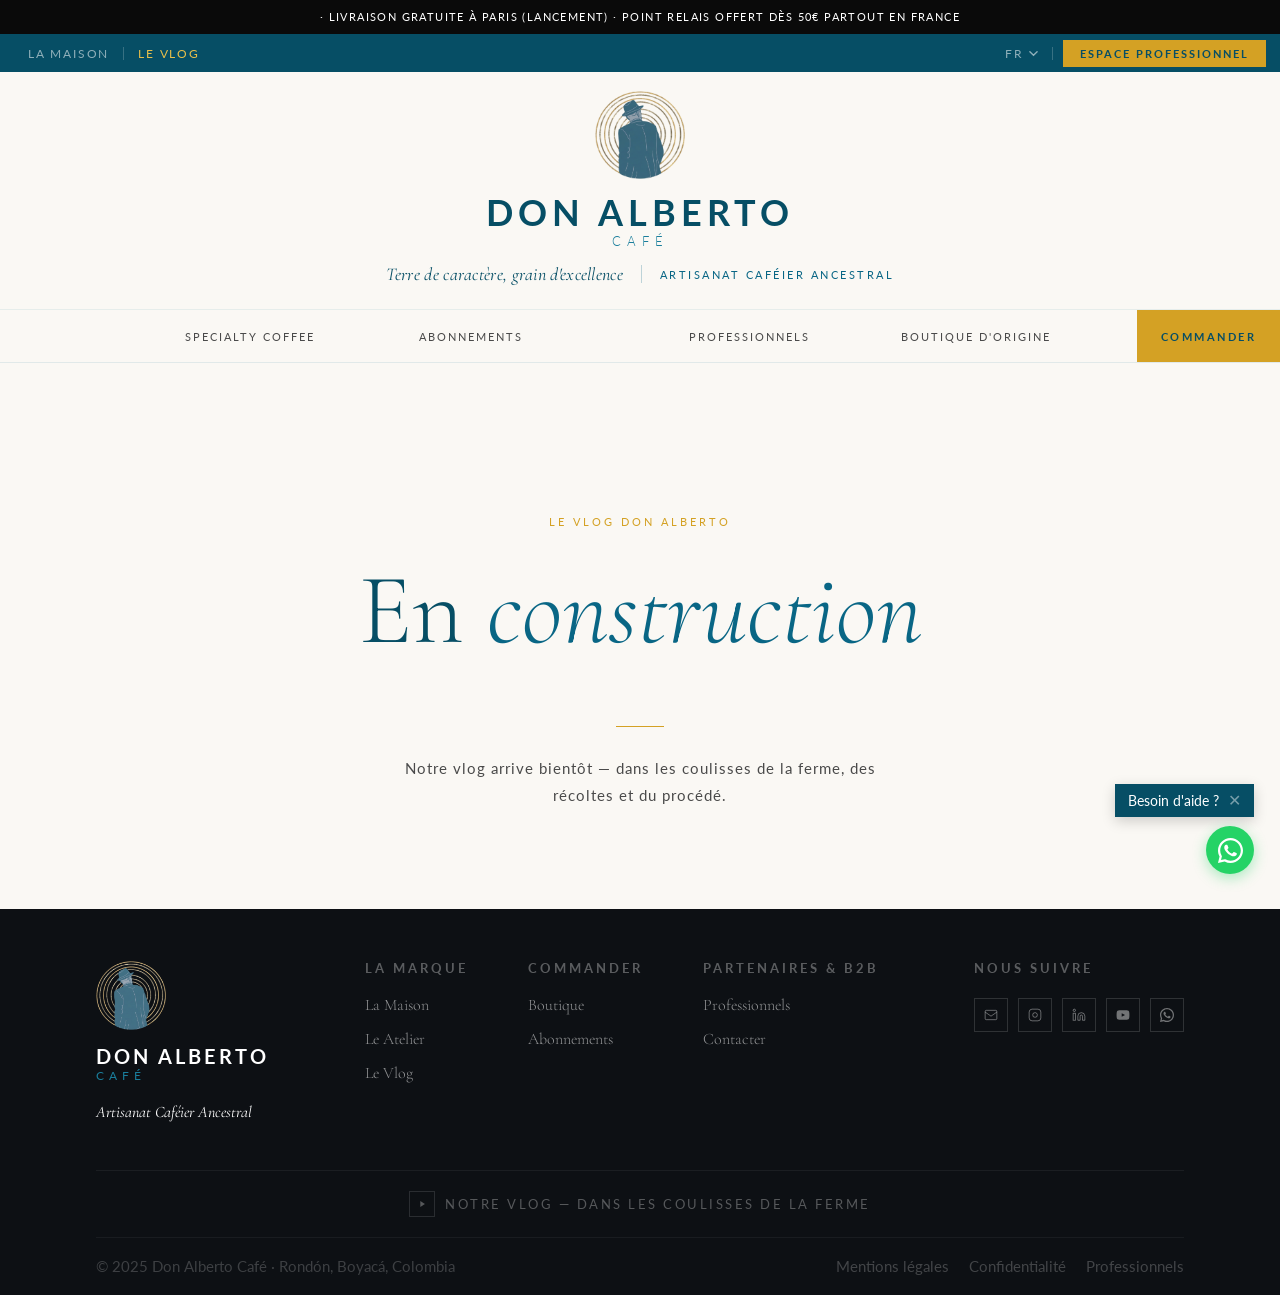
<file: vlog.html>
<!DOCTYPE html>
<html lang="fr">
<head>
<meta charset="UTF-8">
<meta name="viewport" content="width=device-width, initial-scale=1.0">
<title>Le Vlog — Don Alberto Café · Dans les coulisses de la ferme</title>
  <link rel="canonical" href="https://donalberto.cafe/vlog.html">
<meta name="description" content="Le Vlog Don Alberto — Dans les coulisses de la ferme familiale de café de spécialité en Boyacá, Colombie.">
<link rel="icon" type="image/png" href="logos/favicon.png">
<link rel="preconnect" href="https://fonts.googleapis.com">
<link href="https://fonts.googleapis.com/css2?family=Cormorant+Garamond:ital,wght@0,300;0,400;0,500;0,600;1,300;1,400;1,500&family=Lato:wght@300;400;700&display=swap" rel="stylesheet">
<link rel="stylesheet" href="da-styles.css">
<style>
.wip-section {
  min-height: 60vh;
  display: flex;
  flex-direction: column;
  align-items: center;
  justify-content: center;
  text-align: center;
  padding: calc(var(--promo-h,34px) + var(--util-h,38px) + 80px) var(--page-pad) 100px;
  background: var(--cream);
}
.wip-label {
  font-family: 'Lato', sans-serif;
  font-size: 11px;
  letter-spacing: 3px;
  text-transform: uppercase;
  color: var(--gold);
  margin-bottom: 28px;
}
.wip-title {
  font-family: 'Cormorant Garamond', serif;
  font-size: clamp(52px, 8vw, 100px);
  font-weight: 300;
  color: var(--teal-deep);
  line-height: 1.1;
  margin-bottom: 32px;
}
.wip-title em { font-style: italic; color: var(--teal); }
.wip-sub {
  font-family: 'Lato', sans-serif;
  font-size: 15px;
  color: var(--mid);
  letter-spacing: 1px;
  max-width: 480px;
  line-height: 1.8;
}
.wip-divider { width: 48px; height: 1px; background: var(--gold); margin: 28px auto; }
</style>
</head>
<body class="page-vlog">

<div id="site-header"></div>

<section class="wip-section">
  <div class="wip-label" id="wip-label">Le Vlog Don Alberto</div>
  <h1 class="wip-title" id="wip-title">En <em>construction</em></h1>
  <div class="wip-divider"></div>
  <p class="wip-sub" id="wip-sub">Notre vlog arrive bientôt — dans les coulisses de la ferme, des récoltes et du procédé.</p>
</section>

<div id="site-footer"></div>

<script src="da-shell.js"></script>
<script>
document.addEventListener('DOMContentLoaded', function() {
  var t = {
    fr: { label:'Le Vlog Don Alberto', title:'En <em>construction</em>', sub:'Notre vlog arrive bientôt — dans les coulisses de la ferme, des récoltes et du procédé.' },
    en: { label:'The Don Alberto Vlog', title:'Under <em>construction</em>', sub:'Our vlog is coming soon — behind the scenes of the farm, harvests and processing.' },
    es: { label:'El Vlog Don Alberto', title:'En <em>construcción</em>', sub:'Nuestro vlog llega pronto — entre bastidores de la finca, las cosechas y el proceso.' }
  };
  function applyWip(lang) {
    var l = t[lang] || t.fr;
    var lbl = document.getElementById('wip-label'); if(lbl) lbl.textContent = l.label;
    var ttl = document.getElementById('wip-title'); if(ttl) ttl.innerHTML = l.title;
    var sub = document.getElementById('wip-sub'); if(sub) sub.textContent = l.sub.replace(/<[^>]+>/g,'');
  }
  var orig = window.setLang;
  window.setLang = function(lang) { if(orig) orig(lang); applyWip(lang); };
  applyWip(localStorage.getItem('da_lang') || 'fr');
});
</script>
</body>
</html>
</file>
<file: da-styles.css>
/* ═══════════════════════════════════════════════════════════
   DON ALBERTO CAFÉ — Master Stylesheet
   Single source of truth for all pages.
   Sections:
     1. Custom Fonts
     2. Reset & Variables
     3. Base
     4. Utility Bar
     5. Full Header Brand
     6. Main Nav
     7. Mobile Menu
     8. Hero (index)
     9. Home Panels (index)
    10. Journey / Process (index)
    11. Attributes Ticker
    12. Utilities & Shared Components
    13. Quality Section (index)
    14. Origin Teaser (index)
    15. Trust Bar
    16. Newsletter Section
    17. Footer
    18. Checkout Modal
    19. Payment Modal
    20. WhatsApp
    21. Keyframes
    22. Responsive
    23. Subpage Helpers
   ═══════════════════════════════════════════════════════════ */

/* ── 1. CUSTOM FONTS ── */
@font-face { font-family:'BowlbyOne'; src:url('BowlbyOneSC-Regular.ttf') format('truetype'); }
@font-face { font-family:'CeraPro'; src:url('CeraPro-Regular.otf') format('opentype'); }

/* ── 2. RESET & VARIABLES ── */
*,*::before,*::after{margin:0;padding:0;box-sizing:border-box;}
html{scroll-behavior:smooth;}
:root{
  --teal:#096685;--teal-deep:#064e65;--teal-mid:#1a7e9c;--teal-pale:#e0f0f6;
  --cream:#faf8f4;--warm:#f3ede3;
  --gold:#d4a124;--gold-light:#e8bf4a;--gold-pale:#f6edd0;
  --dark:#141414;--mid:#4a4a4a;--light:#8a8a8a;
  --promo-h:34px;--util-h:38px;--nav-h:52px;
  --page-pad:clamp(40px,7.5vw,120px);
}

/* ── 3. BASE ── */
body{font-family:'Lato',sans-serif;background:var(--cream);color:var(--dark);overflow-x:hidden;max-width:100vw;width:100%;}
img,video{max-width:100%;height:auto;}
a{text-decoration:none;color:inherit;}
ul{list-style:none;}

/* ══════════════════════════════════════════
   4. UTILITY BAR
   ══════════════════════════════════════════ */
#util-bar{
  position:relative;z-index:1000;
  height:var(--util-h);background:var(--teal-deep);
  display:flex;align-items:center;padding:0 14px;
  box-sizing:border-box;overflow:visible;
}
#util-bar.hide{transform:translateY(-100%);}
.ub-left{display:flex;align-items:center;}
.ub-right{margin-left:auto;display:flex;align-items:center;}
.ub-link{
  font-size:11.5px;letter-spacing:1.8px;text-transform:uppercase;
  color:rgba(255,255,255,.55);padding:0 14px;
  background:none;border:none;cursor:pointer;
  font-family:'Lato',sans-serif;transition:color .2s;white-space:nowrap;
}
.ub-link:hover{color:var(--gold-light);}
.ub-link.ub-active{color:var(--gold-light);}
.ub-sep{width:1px;height:13px;background:rgba(255,255,255,.2);flex-shrink:0;}
.ub-pro{
  font-size:11px;letter-spacing:2px;text-transform:uppercase;
  background:var(--gold);color:var(--teal-deep);
  padding:6px 16px;border:1px solid var(--gold);cursor:pointer;
  font-family:'Lato',sans-serif;transition:all .2s;white-space:nowrap;
  margin-left:10px;font-weight:700;
}
.ub-pro:hover{background:var(--gold-light);border-color:var(--gold-light);}

/* Language dropdown */
.lang-wrap{position:relative;}
.lang-btn{
  display:flex;align-items:center;gap:5px;
  font-size:11.5px;letter-spacing:1.8px;text-transform:uppercase;
  color:rgba(255,255,255,.55);background:none;border:none;
  cursor:pointer;font-family:'Lato',sans-serif;padding:0 14px;
}
.lang-btn:hover{color:var(--gold-light);}
.lang-btn svg{width:9px;height:9px;transition:transform .2s;}
.lang-wrap.open .lang-btn svg{transform:rotate(180deg);}
.lang-drop{
  display:none;position:absolute;top:calc(100% + 8px);right:0;
  background:var(--teal-deep);border:1px solid rgba(255,255,255,.15);
  min-width:68px;z-index:1100;
}
.lang-wrap.open .lang-drop{display:block;}
.lang-drop button{
  display:block;width:100%;padding:8px 14px;
  font-size:11px;letter-spacing:2px;text-transform:uppercase;
  color:rgba(255,255,255,.45);background:none;border:none;
  cursor:pointer;transition:color .15s;font-family:'Lato',sans-serif;text-align:left;
}
.lang-drop button:hover,.lang-drop button.active{color:var(--gold-light);}

/* ══════════════════════════════════════════
   5. FULL HEADER BRAND
   ══════════════════════════════════════════ */
#hdr-full{
  background:var(--cream);padding:calc(var(--promo-h,34px) + var(--util-h,38px) + 18px) 20px 24px;text-align:center;
  border-bottom:1px solid rgba(9,102,133,.08);
}
.hf-brand-link{display:block;text-decoration:none;color:inherit;}
.hf-icon{width:90px;height:90px;margin:0 auto 14px;display:flex;align-items:center;justify-content:center;}
.hf-icon img{width:90px;height:90px;object-fit:contain;display:block;}
.hf-name{
  font-family:'Lato',sans-serif;font-size:clamp(24px,4vw,36px);
  font-weight:700;letter-spacing:5px;text-transform:uppercase;
  color:var(--teal-deep);line-height:1;
}
.hf-sub{font-size:13px;letter-spacing:6px;text-transform:uppercase;color:var(--teal-mid);margin-top:3px;font-weight:300;}
.hf-slogans{display:flex;align-items:center;justify-content:center;gap:18px;margin-top:14px;}
.hf-sl1{font-family:'Cormorant Garamond',serif;font-style:italic;font-size:18px;font-weight:400;color:var(--teal-deep);letter-spacing:.3px;}
.hf-sep{width:1px;height:18px;background:rgba(9,102,133,.25);}
.hf-sl2{font-size:11px;letter-spacing:2.5px;text-transform:uppercase;color:var(--teal);font-weight:400;}

/* ══════════════════════════════════════════
   6. MAIN NAV
   ══════════════════════════════════════════ */
#main-nav{
  position:sticky;top:0;z-index:900;
  background:var(--cream);border-bottom:1px solid rgba(9,102,133,.1);
  transition:box-shadow .25s;
}
#main-nav.shadowed{box-shadow:0 2px 20px rgba(0,0,0,.09);}
.nav-inner{display:flex;align-items:center;height:var(--nav-h);padding:0 0 0 var(--page-pad);position:relative;}
.nav-left{flex:1;display:flex;align-items:center;justify-content:space-evenly;}
.nav-right{flex:1;display:flex;align-items:center;justify-content:space-evenly;}
.ni{position:relative;}
.ni > a{
  display:flex;align-items:center;gap:4px;padding:0 14px;height:var(--nav-h);
  font-size:11px;letter-spacing:2px;text-transform:uppercase;
  color:var(--mid);transition:color .2s;cursor:pointer;white-space:nowrap;position:relative;
}
.ni > a::after{
  content:'';position:absolute;bottom:0;left:14px;right:14px;
  height:2px;background:var(--teal);transform:scaleX(0);transition:transform .2s;
}
.ni > a:hover{color:var(--teal);}
.ni > a:hover::after,.ni > a.act::after{transform:scaleX(1);}
.ni > a.act{color:var(--teal);}

/* Dropdown */
.ni .nsub{
  display:none;position:absolute;top:100%;left:50%;transform:translateX(-50%);
  background:white;border:1px solid rgba(9,102,133,.1);
  border-top:2px solid var(--teal);min-width:170px;
  box-shadow:0 8px 28px rgba(0,0,0,.09);z-index:400;
}
.ni:hover .nsub{display:block;}
.nsub a{
  display:block;padding:11px 18px;font-size:11px;letter-spacing:1.8px;
  text-transform:uppercase;color:var(--mid);
  border-bottom:1px solid rgba(0,0,0,.04);transition:color .15s,background .15s;
}
.nsub a:last-child{border-bottom:none;}
.nsub a:hover{color:var(--teal);background:rgba(9,102,133,.03);}

/* Centre compact logo */
.nav-center{position:absolute;left:50%;transform:translateX(-50%);display:flex;justify-content:center;align-items:center;}
.nav-logo-compact{opacity:0;transform:translateY(-6px);transition:opacity .3s ease,transform .3s ease;pointer-events:none;}
.nav-logo-compact.visible{opacity:1;transform:translateY(0);pointer-events:auto;}
.nav-logo-compact img{height:34px;width:auto;object-fit:contain;display:block;}
.nav-logo-compact a{display:flex;align-items:center;}
@media(max-width:980px){.nav-logo-compact{position:absolute;left:50%;transform:translateX(-50%)!important;opacity:0;}
.nav-logo-compact.visible{opacity:1!important;}}

/* Commander CTA */
.nav-cmd{
  display:inline-flex;align-items:center;padding:0 24px;
  height:var(--nav-h);
  background:var(--gold);color:var(--teal-deep);
  font-size:11px;letter-spacing:2.5px;text-transform:uppercase;font-weight:700;
  font-family:'Lato',sans-serif;border:none;cursor:pointer;
  transition:background .2s;margin-left:8px;white-space:nowrap;flex-shrink:0;
}
.nav-cmd:hover{background:var(--gold-light);}

/* ══════════════════════════════════════════
   7. MOBILE MENU
   ══════════════════════════════════════════ */
.mob-tog{
  display:none;flex-direction:column;justify-content:space-between;
  width:28px;height:20px;background:none;border:none;cursor:pointer;
  position:absolute;right:16px;top:50%;transform:translateY(-50%);
  z-index:901;padding:4px;
}
.mob-tog span{display:block;height:2px;background:var(--teal);border-radius:1px;transition:all .28s;}
.mob-menu{display:none;position:fixed;inset:0;background:var(--cream);z-index:1100;overflow-y:auto;flex-direction:column;}
.mob-menu.open{display:flex;}
.mm-hdr{display:flex;align-items:center;justify-content:space-between;padding:18px 22px;border-bottom:1px solid rgba(9,102,133,.08);background:var(--cream);}
.mm-close{background:none;border:none;font-size:20px;color:var(--teal);cursor:pointer;}
.mm-logo-row{display:flex;align-items:center;gap:12px;}
.mm-logo-row img{height:38px;width:auto;object-fit:contain;}
.mm-body{padding:10px 0;flex:1;}
.mm-sec{padding:16px 22px 6px;font-size:10px;letter-spacing:3px;text-transform:uppercase;color:var(--light);}
.mm-lnk{display:block;padding:13px 22px;font-size:12px;letter-spacing:2px;text-transform:uppercase;color:var(--dark);border-bottom:1px solid rgba(9,102,133,.05);transition:color .15s;}
.mm-lnk:hover,.mm-lnk.mm-active{color:var(--teal);}
.mm-sub{padding:10px 22px 10px 36px;font-size:11px;letter-spacing:1.5px;text-transform:uppercase;color:var(--mid);display:block;border-bottom:1px solid rgba(9,102,133,.03);}
.mm-sub:hover,.mm-sub.mm-active{color:var(--teal);}
.mm-cta{display:block;margin:18px 22px;padding:13px;background:var(--gold);color:var(--teal-deep);text-align:center;font-size:11px;letter-spacing:3px;text-transform:uppercase;font-weight:700;}
.mm-secondary{color:var(--light)!important;font-size:11px!important;letter-spacing:1.8px!important;border-bottom:1px solid rgba(9,102,133,.04)!important;}
.mm-lang{display:flex;gap:14px;padding:18px 22px;border-top:1px solid rgba(9,102,133,.08);}
.mm-lang button{font-size:11px;letter-spacing:2px;text-transform:uppercase;background:none;border:none;cursor:pointer;color:var(--light);font-family:'Lato',sans-serif;padding:4px 0;}
.mm-lang button.active{color:var(--teal);font-weight:700;}

  /* ══════════════════════════════════════════
   8. HERO (index page)
   ══════════════════════════════════════════ */
.hero { position:relative; height:90vh; min-height:560px; overflow:hidden; display:flex; align-items:center; justify-content:center; background:var(--teal-deep); }
.hero-video { position:absolute; inset:0; width:100%; height:100%; object-fit:cover; z-index:0; }

/* FIX: Target the fallback image inside the video tag */
.hero-video img {
  width: 100%;
  height: 100%;
  object-fit: cover;
}

.hero-overlay { position:absolute; inset:0; z-index:1; background:linear-gradient(160deg,rgba(4,28,40,.88) 0%,rgba(4,40,52,.58) 50%,rgba(9,78,101,.32) 100%); }
.hero-content { position:relative; z-index:2; text-align:center; color:white; padding:0 22px; max-width:860px; width:100%; }

/* The CTA wrapper we moved from HTML */
.hero-cta-wrapper {
  margin-top: 36px;
  animation: fu .9s 1.1s both;
}

/* The CTA Button styling */
#hero-cta-btn {
  display: inline-flex;
  align-items: center;
  gap: 10px;
  background: var(--gold);
  color: var(--teal-deep);
  padding: 15px 38px;
  font-family: 'Lato', sans-serif;
  font-size: 9px;
  letter-spacing: 3px;
  text-transform: uppercase;
  font-weight: 700;
  border: none;
  cursor: pointer;
  text-decoration: none;
  transition: background .2s;
}

#hero-cta-btn:hover {
  background: var(--gold-light); /* Adds a subtle interaction */
}

.hero-eyebrow { font-size:11px; letter-spacing:5px; text-transform:uppercase; color:var(--gold-light); margin-bottom:20px; animation:fu .9s .2s both; }
.hero-title { font-family:'Lato',sans-serif; font-size:clamp(54px,10vw,106px); line-height:.9; color:white; letter-spacing:3px; font-weight:700; animation:fu .9s .4s both; text-transform:uppercase; }
.hero-title span { display:block; font-size:.27em; letter-spacing:14px; margin-top:10px; font-weight:300; color:rgba(255,255,255,.6); }
.hero-slogan { margin-top:24px; font-family:'Cormorant Garamond',serif; font-size:clamp(17px,2.2vw,26px); font-style:italic; font-weight:300; color:rgba(255,255,255,.88); line-height:1.4; animation:fu .9s .6s both; }
.hero-craft { margin-top:5px; font-size:13px; letter-spacing:4px; text-transform:uppercase; color:rgba(255,255,255,.82); animation:fu .9s .75s both; }
.hero-stats { display:flex; justify-content:center; gap:40px; margin-top:28px; animation:fu .9s .9s both; }
.hstat-num { font-family:'Cormorant Garamond',serif; font-size:32px; font-weight:300; color:var(--gold-light); line-height:1; }
.hstat-lbl { font-size:10px; letter-spacing:2px; text-transform:uppercase; color:rgba(255,255,255,.32); margin-top:3px; }
.hero-hdiv { width:1px; height:38px; background:rgba(255,255,255,.12); }
.hero-scroll { position:absolute; bottom:24px; left:50%; transform:translateX(-50%); z-index:2; display:flex; flex-direction:column; align-items:center; gap:7px; animation:fi 1s 1.4s both; }
.hero-scroll span { font-size:10px; letter-spacing:3px; text-transform:uppercase; color:rgba(255,255,255,.28); }
.scroll-line{width:1px;height:32px;background:linear-gradient(to bottom,rgba(255,255,255,.28),transparent);animation:sp 2s infinite;}

/* ══════════════════════════════════════════
   9. HOME PANELS (index page)
   ══════════════════════════════════════════ */
.home-panels{display:grid;grid-template-columns:1fr 1fr;height:480px;}
.hp{position:relative;overflow:hidden;display:block;cursor:pointer;background:var(--teal-deep);}
.hp-img{position:absolute;inset:0;width:100%;height:100%;object-fit:cover;object-position:center;transition:transform .75s cubic-bezier(.25,.46,.45,.94);display:block;}
.hp:hover .hp-img{transform:scale(1.05);}
.hp-ov{position:absolute;inset:0;background:linear-gradient(to top,rgba(4,20,30,.8) 0%,rgba(4,20,30,.35) 45%,rgba(4,20,30,.1) 100%);}
.hp:first-child .hp-ov{background:linear-gradient(120deg,rgba(4,20,30,.75) 0%,rgba(4,20,30,.45) 50%,rgba(4,20,30,.15) 100%);}
.hp-cnt{position:absolute;bottom:0;left:0;right:0;padding:36px 40px;color:#fff;}
.hp-ey{font-size:11px;letter-spacing:3px;text-transform:uppercase;color:var(--gold-light);margin-bottom:10px;opacity:.9;}
.hp-ti{font-family:'Cormorant Garamond',serif;font-size:clamp(22px,2.6vw,36px);font-weight:400;line-height:1.15;margin-bottom:18px;}
.hp-ct{display:inline-flex;align-items:center;gap:7px;font-size:11px;letter-spacing:2.5px;text-transform:uppercase;font-weight:700;color:#fff;border-bottom:1px solid rgba(255,255,255,.4);padding-bottom:3px;transition:border-color .2s;}
.hp:hover .hp-ct{border-color:#fff;}
.hp:first-child{border-right:1px solid rgba(255,255,255,.08);}

/* ══════════════════════════════════════════
   10. JOURNEY / PROCESS (index page)
   ══════════════════════════════════════════ */
.journey-section{background:#0a0a0a;padding:0;border:none;}
.jv-grid{display:grid;grid-template-columns:repeat(5,1fr);height:580px;}
.jv-panel{position:relative;overflow:hidden;}
.jv-img{width:100%;height:100%;object-fit:cover;object-position:center;transition:transform .7s ease;display:block;}
.jv-panel:hover .jv-img{transform:scale(1.07);}
.jv-overlay{position:absolute;inset:0;background:linear-gradient(to top,rgba(4,22,30,.90) 0%,rgba(4,22,30,.40) 55%,rgba(4,22,30,.10) 100%);}
.jv-content{position:absolute;bottom:0;left:0;right:0;padding:24px 22px 34px;}
.jv-num{display:block;font-family:'Lato',sans-serif;font-size:10px;letter-spacing:3.5px;color:var(--gold);margin-bottom:10px;text-transform:uppercase;}
.jv-content .journey-title{font-family:'Cormorant Garamond',serif;font-size:clamp(15px,1.3vw,21px);font-weight:600;line-height:1.25;color:#fff;margin-bottom:9px;}
.jv-content .journey-desc{font-family:'Lato',sans-serif;font-size:11.5px;line-height:1.65;color:rgba(255,255,255,.72);font-weight:300;max-width:none;}

/* ══════════════════════════════════════════
   11. ATTRIBUTES TICKER
   ══════════════════════════════════════════ */
.attrs-strip{overflow:hidden;background:white;border-top:1px solid rgba(9,102,133,.07);border-bottom:1px solid rgba(9,102,133,.07);}
.attrs-track{display:flex;align-items:center;animation:ticker 42s linear infinite;width:max-content;}
.attrs-strip:hover .attrs-track{animation-play-state:paused;}
.attr-item{display:flex;align-items:center;gap:10px;padding:13px 28px;border-right:1px solid rgba(9,102,133,.06);white-space:nowrap;}
.attr-dot{width:4px;height:4px;border-radius:50%;background:var(--gold);flex-shrink:0;}
.attr-text{font-size:10px;letter-spacing:2px;text-transform:uppercase;color:var(--light);}
.attr-value{font-family:'Cormorant Garamond',serif;font-size:15.5px;color:var(--teal-deep);}

/* ══════════════════════════════════════════
   12. UTILITIES & SHARED COMPONENTS
   ══════════════════════════════════════════ */
.section-label{display:flex;align-items:center;gap:12px;font-size:13px;letter-spacing:4px;text-transform:uppercase;color:var(--teal);margin-bottom:14px;}
.section-label::before{content:'';width:22px;height:1px;background:var(--teal);flex-shrink:0;}
.section-label.center{justify-content:center;}
.section-label.center::after{content:'';width:22px;height:1px;background:var(--teal);flex-shrink:0;}
.section-label.light{color:rgba(255,255,255,.38);}
.section-label.light::before,.section-label.light::after{background:rgba(255,255,255,.25);}
.h2{font-family:'Cormorant Garamond',serif;font-size:clamp(36px,4.5vw,64px);font-weight:300;line-height:1.15;color:var(--dark);}
.h2 em{font-style:italic;color:var(--teal);}
.h2.light{color:white;}
.h2.light em{color:var(--gold-light);}
.body-text{font-size:clamp(17px,1.6vw,19px);line-height:1.95;color:var(--mid);font-weight:300;margin-bottom:13px;}
.body-text.light{color:rgba(255,255,255,.62);}
.body-text strong{color:var(--teal-deep);font-weight:500;}
.btn-primary{display:inline-flex;align-items:center;gap:8px;background:var(--teal);color:white;padding:12px 26px;font-size:11px;letter-spacing:2.5px;text-transform:uppercase;font-weight:700;font-family:'Lato',sans-serif;border:none;cursor:pointer;transition:background .2s;}
.btn-primary:hover{background:var(--teal-deep);}
.btn-gold{display:inline-flex;align-items:center;gap:8px;background:var(--gold);color:var(--teal-deep);padding:12px 26px;font-size:11px;letter-spacing:2.5px;text-transform:uppercase;font-weight:700;font-family:'Lato',sans-serif;border:none;cursor:pointer;transition:background .2s;}
.btn-gold:hover{background:var(--gold-light);}
.btn-outline{display:inline-flex;align-items:center;gap:8px;border:1px solid var(--gold);color:var(--gold-light);padding:11px 26px;font-size:11px;letter-spacing:2.5px;text-transform:uppercase;font-family:'Lato',sans-serif;background:transparent;cursor:pointer;transition:all .2s;}
.btn-outline:hover{background:var(--gold);color:var(--teal-deep);}
.reveal{opacity:0;transform:translateY(16px);transition:opacity .6s ease,transform .6s ease;}
.reveal.visible{opacity:1;transform:none;}

/* ══════════════════════════════════════════
   13. QUALITY SECTION (index page)
   ══════════════════════════════════════════ */
.quality-section{padding:clamp(60px,5vw,100px) var(--page-pad);background:var(--cream);display:grid;grid-template-columns:1fr 1fr;gap:80px;align-items:center;}
.quality-img-wrap{position:relative;}
.quality-img-wrap img{width:100%;aspect-ratio:3/4;object-fit:cover;object-position:top;display:block;}
.quality-badge{position:absolute;bottom:24px;right:-18px;background:var(--teal-deep);color:white;padding:20px 22px;text-align:center;box-shadow:0 8px 32px rgba(0,0,0,.3);}
.quality-badge .score{font-family:'Cormorant Garamond',serif;font-size:44px;font-weight:300;color:var(--gold-light);line-height:1;}
.quality-badge .score-lbl{font-size:10px;letter-spacing:2px;text-transform:uppercase;color:rgba(255,255,255,.5);margin-top:4px;}
.quality-stats{display:grid;grid-template-columns:repeat(4,1fr);gap:11px;margin-top:26px;}
.qstat{padding:13px 10px;background:white;border-left:2px solid var(--teal);}
.qstat-val{font-family:'Cormorant Garamond',serif;font-size:21px;font-weight:300;color:var(--teal-deep);line-height:1;}
.qstat-lbl{font-size:10px;letter-spacing:1.5px;text-transform:uppercase;color:var(--light);margin-top:3px;}
.quote-box{border-left:2px solid var(--gold);padding:15px 20px;background:var(--gold-pale);}
.quote-box p{font-family:'Cormorant Garamond',serif;font-size:16px;font-style:italic;font-weight:300;color:var(--teal-deep);line-height:1.6;margin-bottom:6px;}
.quote-box cite{font-size:10px;letter-spacing:2px;text-transform:uppercase;color:var(--light);font-style:normal;}

/* ══════════════════════════════════════════
   14. ORIGIN TEASER (index page)
   ══════════════════════════════════════════ */
.origin-teaser{background:var(--warm);padding:clamp(60px,5vw,100px) var(--page-pad);display:grid;grid-template-columns:1fr 1fr;gap:80px;align-items:center;}
.origin-map-wrap{position:relative;}
.origin-map-wrap img{width:100%;aspect-ratio:4/3;object-fit:cover;display:block;}
.origin-tag{position:absolute;bottom:0;left:0;background:var(--teal-deep);color:white;padding:10px 16px;font-size:11px;letter-spacing:2.5px;text-transform:uppercase;}
.origin-facts{display:grid;grid-template-columns:1fr 1fr;gap:11px;margin-top:24px;}
.origin-fact{padding:14px 16px;background:white;border-left:2px solid var(--teal);}
.origin-fact-val{font-family:'Cormorant Garamond',serif;font-size:24px;font-weight:300;color:var(--teal-deep);line-height:1;}
.origin-fact-lbl{font-size:10px;letter-spacing:2px;text-transform:uppercase;color:var(--light);margin-top:3px;}

/* ══════════════════════════════════════════
   15. TRUST BAR
   ══════════════════════════════════════════ */
.trust-bar{background:white;padding:clamp(28px,3vw,46px) var(--page-pad);border-top:1px solid rgba(9,102,133,.07);border-bottom:1px solid rgba(9,102,133,.07);}
.trust-grid{display:grid;grid-template-columns:repeat(4,1fr);gap:22px;}
.trust-item{display:flex;align-items:flex-start;gap:13px;}
.trust-icon{width:33px;height:33px;border:1px solid var(--teal);display:flex;align-items:center;justify-content:center;flex-shrink:0;color:var(--teal);}
.trust-icon svg{width:14px;height:14px;}
.trust-h{font-size:11px;letter-spacing:1px;text-transform:uppercase;color:var(--dark);margin-bottom:3px;font-weight:400;}
.trust-d{font-size:12.5px;color:var(--light);line-height:1.45;}

/* ══════════════════════════════════════════
   16. NEWSLETTER SECTION
   ══════════════════════════════════════════ */
.nl-section{background:#0d1014;padding:clamp(44px,5vw,70px) var(--page-pad);display:grid;grid-template-columns:1fr auto;gap:60px;align-items:center;}
.nl-text h2{font-family:'Cormorant Garamond',serif;font-size:clamp(24px,3vw,36px);font-weight:300;color:white;line-height:1.2;margin-bottom:10px;}
.nl-text h2 em{color:var(--gold-light);font-style:italic;}
.nl-text p{font-size:11px;letter-spacing:2px;text-transform:uppercase;color:rgba(255,255,255,.35);}
.nl-form{display:flex;gap:0;min-width:380px;}
.nl-input{flex:1;padding:14px 16px;background:rgba(255,255,255,.07);border:1px solid rgba(255,255,255,.15);border-right:none;color:white;font-family:'Lato',sans-serif;font-size:14.5px;outline:none;}
.nl-input::placeholder{color:rgba(255,255,255,.3);}
.nl-submit{padding:14px 24px;background:var(--gold);border:none;color:var(--teal-deep);font-family:'Lato',sans-serif;font-size:11px;letter-spacing:2.5px;text-transform:uppercase;font-weight:700;cursor:pointer;transition:background .2s;white-space:nowrap;}
.nl-submit:hover{background:var(--gold-light);}

/* ══════════════════════════════════════════
   17. FOOTER
   ══════════════════════════════════════════ */
footer{background:#0d1014;padding:clamp(44px,4vw,64px) var(--page-pad) 0;}
.footer-inner{display:flex;justify-content:space-between;gap:30px;padding-bottom:44px;border-bottom:1px solid rgba(255,255,255,.06);}
.footer-logo-link{display:block;text-decoration:none;}
.footer-logo-icon{width:70px;height:70px;margin-bottom:16px;display:flex;align-items:center;justify-content:center;}
.footer-logo-icon img{width:70px;height:70px;object-fit:contain;display:block;mix-blend-mode:screen;}
.footer-brand-name{font-family:'Lato',sans-serif;font-size:20px;font-weight:700;letter-spacing:3px;text-transform:uppercase;color:white;line-height:1;}
.footer-brand-cafe{font-size:12px;letter-spacing:5px;text-transform:uppercase;color:var(--teal-mid);margin-top:2px;margin-bottom:16px;}
.footer-slogan{font-family:'Cormorant Garamond',serif;font-style:italic;font-size:16px;color:#ffffff;line-height:1.7;}
.footer-socials{display:flex;flex-direction:row;gap:10px;margin-top:4px;}
.footer-soc{width:34px;height:34px;border:1px solid rgba(255,255,255,.14);display:flex;align-items:center;justify-content:center;color:rgba(255,255,255,.42);transition:all .2s;}
.footer-soc svg{width:14px;height:14px;}
.footer-soc:hover{border-color:var(--gold);color:var(--gold);}
.footer-social-col{display:flex;flex-direction:column;}
.footer-social-hd{font-family:'Lato',sans-serif;font-size:13px;letter-spacing:3px;text-transform:uppercase;color:rgba(255,255,255,.32);margin-bottom:18px;}
.footer-cols{display:flex;gap:60px;}
.footer-col h4{font-family:'Lato',sans-serif;font-size:13px;letter-spacing:3px;text-transform:uppercase;color:rgba(255,255,255,.32);margin-bottom:18px;}
.footer-col ul{display:flex;flex-direction:column;gap:13px;}
.footer-col ul li a{font-family:'Cormorant Garamond',serif;font-size:16px;font-weight:300;color:rgba(255,255,255,.54);transition:color .2s;}
.footer-col ul li a:hover{color:var(--gold-light);}
.footer-vlog-row{padding:20px 0;border-bottom:1px solid rgba(255,255,255,.05);display:flex;align-items:center;justify-content:center;}
.footer-vlog-row a{display:flex;align-items:center;gap:10px;font-size:13px;letter-spacing:2.5px;text-transform:uppercase;color:rgba(255,255,255,.3);transition:color .2s;}
.footer-vlog-row a:hover{color:var(--gold-light);}
.fvlog-ico{width:26px;height:26px;border:1px solid rgba(255,255,255,.12);display:flex;align-items:center;justify-content:center;color:inherit;}
.footer-bottom{display:flex;align-items:center;justify-content:space-between;padding:20px 0;flex-wrap:wrap;gap:10px;}
.footer-copy{font-size:14.5px;color:rgba(255,255,255,.2);}
.footer-bottom-links{display:flex;gap:20px;}
.footer-bottom-links a{font-size:14.5px;color:rgba(255,255,255,.22);transition:color .2s;}
.footer-bottom-links a:hover{color:rgba(255,255,255,.5);}

/* ══════════════════════════════════════════
   18. CHECKOUT MODAL
   ══════════════════════════════════════════ */
.co-modal{display:none;position:fixed;inset:0;z-index:2000;}
.co-modal.open{display:block;}
.co-bd{position:absolute;inset:0;background:rgba(0,0,0,.58);backdrop-filter:blur(4px);}
.co-box{position:absolute;top:50%;left:50%;transform:translate(-50%,-50%);background:white;width:min(540px,93vw);max-height:90vh;overflow:hidden;box-shadow:0 24px 80px rgba(0,0,0,.35);display:flex;flex-direction:column;}
.co-close{position:absolute;top:10px;right:12px;background:none;border:none;font-size:19px;color:var(--mid);cursor:pointer;z-index:1;}
.co-box iframe{display:block;border:none;flex:1;}

/* ══════════════════════════════════════════
   19. PAYMENT MODAL
   ══════════════════════════════════════════ */
.pay-modal{position:fixed;inset:0;z-index:9999;display:flex;align-items:center;justify-content:center;opacity:0;pointer-events:none;transition:opacity .3s;}
.pay-modal.open{opacity:1;pointer-events:auto;}
.pay-modal-box{position:relative;background:white;width:100%;max-width:520px;max-height:90vh;overflow-y:auto;border-radius:4px;z-index:1;margin:16px;}
.pay-modal-header{background:var(--teal-deep);padding:24px 28px;display:flex;justify-content:space-between;align-items:flex-start;}
.pay-modal-header h3{font-family:'Cormorant Garamond',serif;font-size:22px;font-weight:300;color:white;margin-top:6px;}
.pay-modal-eyebrow{font-size:10px;letter-spacing:3px;text-transform:uppercase;color:rgba(255,255,255,.4);}
.pay-modal-close{background:none;border:none;font-size:22px;cursor:pointer;color:rgba(255,255,255,.6);line-height:1;padding:0;}
.pay-modal-close:hover{color:white;}
.pay-modal-product{background:var(--gold-pale);border-left:3px solid var(--gold);padding:14px 28px;display:flex;justify-content:space-between;align-items:center;}
.pay-modal-product-name{font-size:14.5px;color:var(--teal-deep);font-weight:500;}
.pay-modal-product-price{font-family:'Cormorant Garamond',serif;font-size:24px;font-weight:300;color:var(--teal-deep);}
.pay-modal-body{padding:24px 28px;}
.pay-section-title{font-size:11px;letter-spacing:3px;text-transform:uppercase;color:var(--light);margin-bottom:14px;}
.pay-options{display:flex;flex-direction:column;gap:10px;margin-bottom:20px;}
.pay-option{display:flex;align-items:center;gap:14px;padding:14px 18px;border:1px solid rgba(9,102,133,.14);transition:border-color .2s,background .2s;cursor:pointer;}
.pay-option:hover{border-color:var(--teal);background:rgba(9,102,133,.03);}
.pay-option-logo{width:72px;height:26px;display:flex;align-items:center;justify-content:center;flex-shrink:0;font-weight:700;}
.pay-option-info{flex:1;}
.pay-option-name{font-size:14px;font-weight:500;color:var(--dark);}
.pay-option-sub{font-size:12.5px;color:var(--light);margin-top:1px;}
.pay-option-arrow{color:var(--teal);font-size:18px;}
.pay-divider{border:none;border-top:1px solid rgba(9,102,133,.08);margin:4px 0 16px;}
.pay-note{font-size:13px;color:var(--light);line-height:1.7;text-align:center;}
.pay-note a{color:var(--teal);}
.pay-whatsapp{display:flex;align-items:center;gap:12px;padding:13px 18px;background:#25D366;color:white;font-size:12px;letter-spacing:2px;text-transform:uppercase;font-weight:700;margin-bottom:12px;transition:background .2s;}
.pay-whatsapp:hover{background:#1da851;}

/* ══════════════════════════════════════════
   20. WHATSAPP
   ══════════════════════════════════════════ */
.wa-wrap{position:fixed;bottom:26px;right:26px;z-index:800;display:flex;flex-direction:column;align-items:flex-end;gap:9px;}
.wa-bubble{background:var(--teal-deep);color:white;padding:8px 13px;font-size:14px;display:flex;align-items:center;gap:9px;box-shadow:0 4px 14px rgba(0,0,0,.18);}
.wa-bclose{background:none;border:none;color:rgba(255,255,255,.45);cursor:pointer;font-size:15.5px;line-height:1;}
.wa-btn{width:48px;height:48px;background:#25d366;display:flex;align-items:center;justify-content:center;border-radius:50%;box-shadow:0 4px 14px rgba(37,211,102,.38);transition:transform .2s;}
.wa-btn:hover{transform:scale(1.07);}

/* ══════════════════════════════════════════
   COLOMBIA SECTION (index page)
   ══════════════════════════════════════════ */
.colombia-section { background: #0a0c10; padding: clamp(70px,7vw,110px) var(--page-pad); display: flex; flex-direction: column; align-items: center; gap: 48px; }
.col-header { text-align: center; }
.col-header .h2 { margin-top: 14px; }
.col-images { display: grid; grid-template-columns: repeat(4, 1fr); gap: 16px; width: 100%; }
.col-images img { width: 100%; height: 320px; object-fit: cover; border-radius: 3px; transition: transform 0.4s ease; }
.col-images img:hover { transform: translateY(-4px); }
.col-body { text-align: center; width: 100%; }
.col-body .body-text { font-size: 16px; max-width: 860px; margin: 0 auto; color: rgba(255,255,255,.8); line-height: 1.8; }
.col-cards { display: grid; grid-template-columns: repeat(2, 1fr); gap: 20px; margin-top: 48px; text-align: left; }
.ccard { background: rgba(255,255,255,0.02); padding: 28px; border-top: 2px solid var(--gold); border-radius: 0 0 4px 4px; }
.ccard-val { font-family: 'Cormorant Garamond', serif; font-size: 34px; color: var(--gold-light); line-height: 1; margin-bottom: 8px; }
.ccard-tit { font-family: 'Lato', sans-serif; font-size: 11px; letter-spacing: 2px; text-transform: uppercase; color: #fff; font-weight: 700; margin-bottom: 12px; }
.ccard-desc { font-size: 13px; color: rgba(255,255,255,0.55); line-height: 1.65; }
/* Colombia Slider Base (Desktop) */
.col-cards-wrapper { position: relative; }
.col-cards-viewport { width: 100%; overflow: visible; }
.col-arr { display: none; }
/* ══════════════════════════════════════════
   21. KEYFRAMES
   ══════════════════════════════════════════ */
@keyframes fu{from{opacity:0;transform:translateY(20px);}to{opacity:1;transform:translateY(0);}}
@keyframes fi{from{opacity:0;}to{opacity:1;}}
@keyframes sp{0%,100%{opacity:.3;}50%{opacity:1;}}
@keyframes ticker{0%{transform:translateX(0);}100%{transform:translateX(-50%);}}

/* ══════════════════════════════════════════
   22. RESPONSIVE
   ══════════════════════════════════════════ */
@media(max-width:980px){
  /* ── Hide desktop nav items ── */
  .nav-left,.nav-right,.nav-cmd{display:none!important;}

  /* ── Hamburger: always visible, bold teal block ── */
  .mob-tog{
    display:flex!important;
    flex-direction:column!important;
    justify-content:center!important;
    align-items:center!important;
    gap:5px!important;
    background:var(--teal)!important;
    border:none!important;
    border-radius:4px!important;
    width:40px!important;
    height:36px!important;
    padding:6px!important;
    position:absolute!important;
    right:12px!important;
    top:50%!important;
    transform:translateY(-50%)!important;
    z-index:1100!important;
    cursor:pointer!important;
  }
  .mob-tog span{
    display:block!important;
    background:white!important;
    width:20px!important;
    height:2px!important;
    border-radius:1px!important;
    transition:all .28s!important;
  }

  /* ── Compact logo: always visible and centered in mobile nav ── */
  .nav-center{
    position:absolute!important;
    left:50%!important;
    top:0!important;
    height:100%!important;
    transform:translateX(-50%)!important;
    display:flex!important;
    align-items:center!important;
    justify-content:center!important;
  }
  .nav-logo-compact{
    position:static!important;
    opacity:0!important;
    transform:none!important;
    pointer-events:none!important;
    transition:opacity .3s ease!important;
  }
  .nav-logo-compact.visible{
    opacity:1!important;
    pointer-events:auto!important;
  }

  /* ── Util-bar: compact, overflow visible so dropdown works ── */
  #util-bar{
    padding:0 10px!important;
    overflow:visible!important;
  }

  /* Hide La Maison + separators + pro CTA on mobile util-bar */
  #ub-maison{display:none!important;}
  .ub-sep{display:none!important;}
  .ub-pro{display:none!important;}

  /* ── Language dropdown: fixed position so it clears util-bar ── */
  .lang-drop{
    position:fixed!important;
    top:var(--util-h,38px)!important;
    right:10px!important;
    left:auto!important;
    z-index:10000!important;
  }

  /* ── Page layout ── */
  body,html{max-width:100vw;}
  body{overflow-x:hidden;}
  .home-panels{grid-template-columns:1fr;height:auto;}
  .hp{height:300px;}
  .quality-section,.origin-teaser{grid-template-columns:1fr;gap:40px;}
  .quality-stats{grid-template-columns:repeat(2,1fr);}
  .nl-section{grid-template-columns:1fr;gap:24px;}
  .nl-form{min-width:auto;}
  .footer-inner{flex-direction:column;gap:36px;}
  .footer-social-col{border-top:1px solid rgba(255,255,255,.06);padding-top:28px;}
  .footer-socials{flex-direction:row;flex-wrap:wrap;}
  .footer-cols{flex-direction:column;gap:24px;}
  .hf-slogans{flex-direction:column;gap:6px;}
  .hf-sep{display:none;}
  .col-images { grid-template-columns: repeat(2, 1fr); }
  .col-images img { height: 260px; }
}
   
@media(max-width:780px){
  .jv-grid{grid-template-columns:1fr;height:auto;}
  .jv-panel{height:260px;}
  .jv-content .journey-title{font-size:20px;}
  .jv-content .journey-desc{font-size:13px;}

  /* 1. Images: Convert Grid to Auto-Fading Carousel */
  .col-images {
    display: block !important; 
    position: relative;
    height: 380px; 
    width: 100%;
    border-radius: 3px;
    overflow: hidden;
  }
  .col-images img {
    position: absolute;
    top: 0; left: 0;
    width: 100%; height: 100%;
    object-fit: cover;
    opacity: 0;
    transition: opacity 0.8s ease-in-out;
  }
  .col-images img.active {
    opacity: 1;
    z-index: 2;
  }

  /* 2. Text Cards: Convert Grid to Sliding Carousel */
  .col-cards-wrapper {
    padding: 0 44px; 
    margin-top: 40px;
  }
  .col-cards-viewport {
    overflow: hidden;
    width: 100%;
  }
  .col-cards {
    display: flex !important; 
    flex-wrap: nowrap;
    gap: 0;
    margin-top: 0;
    transition: transform 0.4s ease; 
  }
  .ccard {
    min-width: 50%; 
    border-left: 1px solid rgba(255,255,255,0.05); 
    border-radius: 0;
  }
  
  /* 3. The Navigation Arrows */
  .col-arr {
    display: flex;
    position: absolute;
    top: 50%;
    transform: translateY(-50%);
    width: 36px; height: 36px;
    background: white;
    color: var(--teal-deep);
    border: none;
    border-radius: 50%;
    align-items: center; justify-content: center;
    font-size: 14px;
    cursor: pointer;
    z-index: 10;
    box-shadow: 0 4px 12px rgba(0,0,0,0.2);
  }
  .col-arr.prev { left: 0; }
  .col-arr.next { right: 0; }
}

@media(max-width:600px){
  :root{--promo-h:42px;--util-h:36px;--nav-h:50px;}
  .hero-stats{gap:14px;flex-wrap:wrap;justify-content:center;}
  .hstat-num{font-size:26px;}
  .quality-badge{right:0;bottom:0;}
  .nl-form{flex-direction:column;}
  .nl-input{border-right:1px solid rgba(255,255,255,.15);}
  #hdr-full{padding-top:26px;}
  .hf-icon{width:70px;height:70px;}
  .hf-icon img{width:70px;height:70px;}
  .hf-name{font-size:22px;}
  .colombia-img-wrap{margin-bottom:36px;}
  .colombia-img-wrap img{aspect-ratio:4/3;}
  .col-stats-grid{grid-template-columns:repeat(2,1fr);} 

  .trust-grid { grid-template-columns: repeat(2, 1fr) !important; gap: 24px 12px; }
  .trust-item { flex-direction: column; align-items: center; text-align: center; gap: 8px; }
  .trust-h { font-size: 9px; line-height: 1.3; }

  /* Optimize Colombia sizes for smaller phones */
  .col-images { height: 300px; }
  .col-cards-wrapper { padding: 0 34px; }
  .ccard { padding: 20px 14px; min-width: 50%; } 
  .ccard-val { font-size: 24px; }
  .ccard-tit { font-size: 9px; letter-spacing: 1px; }
  .ccard-desc { font-size: 11px; line-height: 1.5; }

  .footer-cols{grid-template-columns:1fr; gap: 0;}
  .footer-col { border-bottom: 1px solid rgba(255,255,255,.08); padding: 16px 0; }
  .footer-col h4 { margin-bottom: 0; display: flex; justify-content: space-between; align-items: center; cursor: pointer; font-size: 13px; }
  .f-arr { display: block; width: 16px; height: 16px; transition: transform 0.3s; }
  .footer-col ul { display: none; padding-top: 16px; }
  .footer-col.open ul { display: flex; flex-direction: column; gap: 13px; }
  .footer-col.open .f-arr { transform: rotate(180deg); }
  
  .footer-social-col { padding-top: 48px; border-top: none; text-align: center; }
  .footer-social-hd { font-size: 16px !important; color: white !important; letter-spacing: 4px; margin-bottom: 24px; text-align: center; }
  .footer-socials { justify-content: center; gap: 14px; }
  .footer-soc { width: 44px; height: 44px; border-radius: 4px; }
  .footer-soc svg { width: 18px; height: 18px; }
}

@media(min-width:601px) { .f-arr { display: none; } }

/* ══════════════════════════════════════════
   23. SUBPAGE HELPERS
   ══════════════════════════════════════════ */
.page-hero{background:var(--teal-deep);padding:clamp(60px,6vw,100px) var(--page-pad);text-align:center;position:relative;overflow:hidden;}
.page-hero::before{content:'';position:absolute;inset:0;background:url('farm_cherries1.jpeg') center/cover;opacity:.06;}
.page-hero-inner{position:relative;z-index:1;}
.page-hero h1{font-family:'Lato',sans-serif;font-size:clamp(28px,5vw,52px);color:white;letter-spacing:3px;font-weight:700;text-transform:uppercase;margin-top:14px;}
.page-hero p{font-family:'Cormorant Garamond',serif;font-size:clamp(16px,2vw,22px);font-style:italic;color:rgba(255,255,255,.7);margin-top:12px;}
.filter-bar{top:var(--nav-h);z-index:850;}
/* SCA score bars (subpages) */
.sca-fill{height:100%;background:var(--teal);border-radius:2px;width:0;transition:width 1.2s cubic-bezier(.22,1,.36,1);}
@media(min-width:601px) { .f-arr { display: none; } }
</file>
<file: css/styles.css>
/* ============================================
   UNCMN — Stylesheet
   Rare by Nature. Colombian by Heart.
   ============================================ */

/* ---------- Reset ---------- */
*, *::before, *::after { margin: 0; padding: 0; box-sizing: border-box; }

/* ---------- Variables ---------- */
:root {
  --black:      #0A0A0A;
  --white:      #FFFFFF;
  --gold:       #C4A032;
  --off-white:  #F5F4F0;
  --warm-gray:  #EDECEA;
  --mid-gray:   #9A9896;
  --dark-gray:  #3A3836;
  --border:     #E2E1DE;

  --font: 'Inter', -apple-system, BlinkMacSystemFont, 'Segoe UI', sans-serif;
  --nav-h:   70px;
  --ease:    cubic-bezier(0.4, 0, 0.2, 1);
  --t:       0.3s;
  --t-slow:  0.65s;
}

/* ---------- Base ---------- */
html { font-size: 16px; scroll-behavior: smooth; }

body {
  font-family: var(--font);
  background: var(--white);
  color: var(--black);
  -webkit-font-smoothing: antialiased;
  -moz-osx-font-smoothing: grayscale;
  overflow-x: hidden;
  line-height: 1.6;
}

a { text-decoration: none; color: inherit; }
ul { list-style: none; }
img { display: block; width: 100%; height: 100%; object-fit: cover; }
button { cursor: pointer; font-family: inherit; }

/* ---------- Typography ---------- */
h1, h2, h3 {
  font-weight: 200;
  letter-spacing: 0.08em;
  line-height: 1.1;
  text-transform: uppercase;
}

h1 { font-size: clamp(3.5rem, 9vw, 8rem); }
h2 { font-size: clamp(2rem, 4.5vw, 4rem); }
h3 { font-size: clamp(0.85rem, 1.5vw, 1.05rem); letter-spacing: 0.15em; }
p  { font-weight: 300; }

.eyebrow {
  font-size: 0.68rem;
  font-weight: 500;
  letter-spacing: 0.3em;
  text-transform: uppercase;
  color: var(--gold);
  display: block;
  margin-bottom: 1.25rem;
}
.eyebrow--light { color: rgba(255,255,255,0.45); }

/* ---------- Layout ---------- */
.container {
  max-width: 1280px;
  margin: 0 auto;
  padding: 0 clamp(1.5rem, 4vw, 4rem);
}

.section { padding: clamp(5rem, 10vw, 10rem) 0; }

.section__header {
  max-width: 700px;
  margin-bottom: clamp(3rem, 6vw, 6rem);
}
.section__header h2 { margin-bottom: 1.25rem; }
.section__lead {
  font-size: 1.05rem;
  color: var(--mid-gray);
  font-weight: 300;
  line-height: 1.8;
}
.section__header--light h2 { color: var(--white); }
.section__header--light .section__lead { color: rgba(255,255,255,0.45); }

/* ---------- Buttons ---------- */
.btn {
  display: inline-block;
  font-size: 0.7rem;
  font-weight: 500;
  letter-spacing: 0.25em;
  text-transform: uppercase;
  transition: all var(--t) var(--ease);
  cursor: pointer;
}

.btn--primary {
  background: var(--black);
  color: var(--white);
  padding: 1.1rem 3rem;
}
.btn--primary:hover { background: var(--gold); }

.btn--outline {
  color: var(--black);
  border-bottom: 1px solid currentColor;
  padding: 0.25rem 0;
}
.btn--outline:hover { color: var(--gold); }

.btn--outline-light {
  color: var(--white);
  border-bottom: 1px solid rgba(255,255,255,0.4);
  padding: 0.25rem 0;
  font-size: 0.7rem;
  font-weight: 500;
  letter-spacing: 0.25em;
  text-transform: uppercase;
  transition: all var(--t) var(--ease);
}
.btn--outline-light:hover { color: var(--gold); border-color: var(--gold); }

/* ---------- Image / Placeholder Boxes ---------- */
.placeholder {
  width: 100%;
  height: 100%;
  display: flex;
  flex-direction: column;
  align-items: center;
  justify-content: center;
  text-align: center;
  background: var(--off-white);
  min-height: 480px;
  position: relative;
}

.placeholder--hero     { min-height: 100vh; background: var(--warm-gray); }
.placeholder--product  { min-height: 520px; }
.placeholder--2        { background: #EAE5DC; }
.placeholder--3        { background: #E8E0D5; }
.placeholder--dark     { background: #2A2722; min-height: 100%; }
.placeholder--landscape{ background: #1C1A16; min-height: 600px; }

.placeholder__label {
  font-size: 0.6rem;
  font-weight: 500;
  letter-spacing: 0.2em;
  text-transform: uppercase;
  color: var(--mid-gray);
  line-height: 1.9;
  border: 1px dashed var(--border);
  padding: 1rem 1.5rem;
}

.placeholder--dark     .placeholder__label,
.placeholder--landscape .placeholder__label { color: rgba(255,255,255,0.25); border-color: rgba(255,255,255,0.15); }

/* ---------- Navigation ---------- */
.nav {
  position: fixed;
  inset: 0 0 auto 0;
  z-index: 200;
  height: var(--nav-h);
  transition: background var(--t) var(--ease), box-shadow var(--t) var(--ease);
}

.nav.is-scrolled {
  background: rgba(255,255,255,0.96);
  backdrop-filter: blur(14px);
  -webkit-backdrop-filter: blur(14px);
  box-shadow: 0 1px 0 var(--border);
}

.nav__container {
  max-width: 1280px;
  margin: 0 auto;
  padding: 0 clamp(1.5rem, 4vw, 4rem);
  height: 100%;
  display: flex;
  align-items: center;
  justify-content: space-between;
}

.nav__logo {
  font-size: 1rem;
  font-weight: 300;
  letter-spacing: 0.25em;
  text-transform: uppercase;
}
.nav__logo span { color: var(--gold); }

.nav__links {
  display: flex;
  gap: clamp(1.5rem, 3vw, 3.5rem);
}
.nav__links a {
  font-size: 0.7rem;
  font-weight: 400;
  letter-spacing: 0.2em;
  text-transform: uppercase;
  color: var(--black);
  transition: color var(--t);
  position: relative;
}
.nav__links a::after {
  content: '';
  position: absolute;
  bottom: -4px;
  left: 0; right: 0;
  height: 1px;
  background: var(--gold);
  transform: scaleX(0);
  transition: transform var(--t) var(--ease);
  transform-origin: left;
}
.nav__links a:hover { color: var(--gold); }
.nav__links a:hover::after { transform: scaleX(1); }

.nav__toggle {
  display: none;
  flex-direction: column;
  gap: 5px;
  padding: 6px;
  background: none;
  border: none;
}
.nav__toggle span {
  display: block;
  width: 22px;
  height: 1px;
  background: var(--black);
  transition: all var(--t) var(--ease);
}

/* ---------- Hero ---------- */
.hero {
  min-height: 100vh;
  display: grid;
  grid-template-columns: 1fr 1fr;
  position: relative;
  overflow: hidden;
}

.hero__content {
  display: flex;
  flex-direction: column;
  justify-content: center;
  padding: calc(var(--nav-h) + 5rem) clamp(2rem, 6vw, 6rem) 5rem;
  z-index: 2;
}

.hero__title {
  line-height: 0.9;
  margin-bottom: 2.5rem;
  letter-spacing: 0.04em;
}

.hero__sub {
  font-size: clamp(0.9rem, 1.2vw, 1.05rem);
  color: var(--mid-gray);
  line-height: 1.85;
  max-width: 380px;
  margin-bottom: 3.5rem;
}

.hero__visual {
  position: relative;
  overflow: hidden;
}
.hero__img-wrap { width: 100%; height: 100%; }

.hero__scroll {
  position: absolute;
  bottom: 2.5rem;
  left: 50%;
  transform: translateX(-50%);
  display: flex;
  flex-direction: column;
  align-items: center;
  gap: 0.75rem;
  font-size: 0.6rem;
  letter-spacing: 0.3em;
  text-transform: uppercase;
  color: var(--mid-gray);
  z-index: 2;
  animation: bobScroll 2.4s ease-in-out infinite;
}
.hero__scroll-line {
  width: 1px;
  height: 48px;
  background: linear-gradient(to bottom, var(--gold), transparent);
}

@keyframes bobScroll {
  0%, 100% { transform: translateX(-50%) translateY(0); }
  50%       { transform: translateX(-50%) translateY(8px); }
}

/* ---------- Products Grid ---------- */
.products-grid {
  display: grid;
  grid-template-columns: repeat(3, 1fr);
  gap: 2px;
  background: var(--border);
  border-top: 2px solid var(--border);
}

.pcard {
  display: block;
  overflow: hidden;
  background: var(--white);
  transition: background var(--t);
}
.pcard:hover { background: var(--off-white); }

.pcard__img {
  overflow: hidden;
  position: relative;
}
.pcard__img .placeholder { transition: transform var(--t-slow) var(--ease); }
.pcard:hover .pcard__img .placeholder { transform: scale(1.03); }

.pcard__body {
  padding: 2.5rem 2rem 3rem;
  border-top: 1px solid var(--border);
}
.pcard__tag {
  font-size: 0.65rem;
  font-weight: 500;
  letter-spacing: 0.25em;
  text-transform: uppercase;
  color: var(--gold);
  margin-bottom: 0.5rem;
}
.pcard__name {
  font-size: 0.9rem;
  font-weight: 400;
  letter-spacing: 0.2em;
  text-transform: uppercase;
  margin-bottom: 0.75rem;
  color: var(--black);
}
.pcard__desc {
  font-size: 0.875rem;
  font-weight: 300;
  color: var(--mid-gray);
  line-height: 1.7;
  margin-bottom: 1.5rem;
}
.pcard__cta {
  font-size: 0.7rem;
  font-weight: 500;
  letter-spacing: 0.2em;
  text-transform: uppercase;
  color: var(--black);
  transition: color var(--t);
}
.pcard:hover .pcard__cta { color: var(--gold); }

/* ---------- Cacay Spotlight ---------- */
.spotlight {
  display: grid;
  grid-template-columns: 1fr 1fr;
  min-height: 80vh;
}
.spotlight__visual { position: relative; overflow: hidden; }
.spotlight__visual .placeholder { min-height: 80vh; }

.spotlight__content {
  display: flex;
  flex-direction: column;
  justify-content: center;
  padding: clamp(4rem, 7vw, 8rem) clamp(3rem, 6vw, 7rem);
  background: var(--off-white);
}
.spotlight__content h2 { margin-bottom: 1.5rem; }
.spotlight__intro {
  font-size: 1rem;
  color: var(--dark-gray);
  line-height: 1.85;
  max-width: 460px;
  margin-bottom: 3rem;
}

.stats { border-top: 1px solid var(--border); margin-bottom: 3rem; }
.stats__item {
  display: flex;
  align-items: center;
  gap: 2rem;
  padding: 1.5rem 0;
  border-bottom: 1px solid var(--border);
}
.stats__num {
  font-size: 2.5rem;
  font-weight: 200;
  color: var(--gold);
  min-width: 90px;
  letter-spacing: -0.02em;
  line-height: 1;
}
.stats__text {
  font-size: 0.875rem;
  font-weight: 300;
  color: var(--dark-gray);
  line-height: 1.5;
}

/* ---------- Values ---------- */
.values { background: var(--black); }
.values .section__header h2 { color: var(--white); }

.values__grid {
  display: grid;
  grid-template-columns: repeat(4, 1fr);
  gap: 3rem 2.5rem;
  padding-top: clamp(2rem, 4vw, 4rem);
  border-top: 1px solid rgba(255,255,255,0.1);
}
.value__mark {
  font-size: 0.65rem;
  font-weight: 500;
  letter-spacing: 0.2em;
  color: var(--gold);
  display: block;
  margin-bottom: 1.5rem;
  text-transform: uppercase;
}
.value h3 {
  font-size: 0.8rem;
  font-weight: 400;
  letter-spacing: 0.15em;
  color: var(--white);
  margin-bottom: 1rem;
  text-transform: uppercase;
}
.value p {
  font-size: 0.875rem;
  color: rgba(255,255,255,0.4);
  line-height: 1.8;
}

/* ---------- Story Teaser ---------- */
.story-teaser {
  display: grid;
  grid-template-columns: 1fr 1fr;
  min-height: 80vh;
}
.story-teaser__visual { position: relative; overflow: hidden; }
.story-teaser__content {
  display: flex;
  flex-direction: column;
  justify-content: center;
  padding: clamp(4rem, 7vw, 8rem) clamp(3rem, 6vw, 7rem);
}
.story-teaser__content h2 { margin-bottom: 2rem; line-height: 1.05; }
.story-teaser__content p {
  font-size: 1rem;
  color: var(--mid-gray);
  line-height: 1.8;
  max-width: 380px;
  margin-bottom: 2.5rem;
}

/* ---------- Footer ---------- */
.footer {
  background: var(--black);
  padding: clamp(4rem, 7vw, 6rem) 0 2.5rem;
}
.footer__grid {
  display: grid;
  grid-template-columns: 2fr 1fr 1fr;
  gap: 3rem;
  padding-bottom: 4rem;
  border-bottom: 1px solid rgba(255,255,255,0.08);
  margin-bottom: 2.5rem;
}
.footer__logo {
  font-size: 1.5rem;
  font-weight: 200;
  letter-spacing: 0.25em;
  text-transform: uppercase;
  color: var(--white);
  margin-bottom: 1.5rem;
  display: block;
}
.footer__logo span { color: var(--gold); }
.footer__tagline {
  font-size: 0.85rem;
  color: rgba(255,255,255,0.3);
  line-height: 1.8;
}
.footer__nav h4 {
  font-size: 0.65rem;
  font-weight: 500;
  letter-spacing: 0.25em;
  text-transform: uppercase;
  color: rgba(255,255,255,0.45);
  margin-bottom: 1.5rem;
}
.footer__nav li { margin-bottom: 0.75rem; }
.footer__nav a {
  font-size: 0.85rem;
  font-weight: 300;
  color: rgba(255,255,255,0.3);
  transition: color var(--t);
}
.footer__nav a:hover { color: var(--gold); }
.footer__bottom {
  text-align: center;
  font-size: 0.7rem;
  letter-spacing: 0.12em;
  color: rgba(255,255,255,0.18);
  text-transform: uppercase;
}

/* ---------- Page Header ---------- */
.page-hero {
  padding: calc(var(--nav-h) + 6rem) 0 5rem;
  text-align: center;
}
.page-hero .eyebrow { display: inline-block; }
.page-hero h1 { margin-bottom: 1.5rem; }
.page-hero p {
  font-size: 1.1rem;
  color: var(--mid-gray);
  max-width: 520px;
  margin: 0 auto;
  line-height: 1.85;
}

/* ---------- Product Detail ---------- */
.product-detail {
  display: grid;
  grid-template-columns: 1fr 1fr;
  min-height: 70vh;
  border-top: 1px solid var(--border);
}
.product-detail--reverse { direction: rtl; }
.product-detail--reverse > * { direction: ltr; }

.product-detail__visual {
  position: relative;
  overflow: hidden;
  background: var(--off-white);
}
.product-detail__visual .placeholder { min-height: 70vh; }

.product-detail__content {
  display: flex;
  flex-direction: column;
  justify-content: center;
  padding: clamp(4rem, 7vw, 7rem) clamp(3rem, 6vw, 7rem);
}
.product-detail__content .eyebrow { margin-bottom: 0.75rem; }
.product-detail__content h2 { margin-bottom: 1.5rem; }
.product-detail__content > p {
  font-size: 1rem;
  color: var(--dark-gray);
  line-height: 1.85;
  max-width: 440px;
  margin-bottom: 2.5rem;
}

.product-benefits { margin-bottom: 3rem; }
.product-benefits li {
  display: flex;
  align-items: flex-start;
  gap: 1rem;
  padding: 0.9rem 0;
  border-bottom: 1px solid var(--border);
  font-size: 0.875rem;
  font-weight: 300;
  color: var(--dark-gray);
  line-height: 1.5;
}
.product-benefits li::before {
  content: '';
  display: inline-block;
  width: 4px;
  height: 4px;
  min-width: 4px;
  border-radius: 50%;
  background: var(--gold);
  margin-top: 0.55em;
}

/* ---------- Ingredients Page ---------- */
.ingredients-section { padding: clamp(5rem, 10vw, 10rem) 0; }

.ingredient-profile {
  display: grid;
  grid-template-columns: 1fr 1.2fr;
  gap: clamp(3rem, 6vw, 8rem);
  align-items: start;
  padding-top: clamp(3rem, 6vw, 6rem);
  border-top: 1px solid var(--border);
  margin-bottom: clamp(4rem, 8vw, 8rem);
}
.ingredient-profile__visual .placeholder { min-height: 480px; }
.ingredient-profile__info h2 { margin-bottom: 1.5rem; }
.ingredient-profile__info > p {
  font-size: 1rem;
  color: var(--dark-gray);
  line-height: 1.85;
  margin-bottom: 1.5rem;
}

.comparison-table { width: 100%; border-collapse: collapse; margin-bottom: 3rem; }
.comparison-table th {
  font-size: 0.65rem;
  font-weight: 500;
  letter-spacing: 0.2em;
  text-transform: uppercase;
  color: var(--mid-gray);
  padding: 0.75rem 1rem;
  text-align: left;
  border-bottom: 1px solid var(--border);
}
.comparison-table td {
  font-size: 0.875rem;
  font-weight: 300;
  padding: 1.1rem 1rem;
  border-bottom: 1px solid var(--border);
  color: var(--dark-gray);
}
.comparison-table tr.highlight td { color: var(--black); font-weight: 400; }
.comparison-table tr.highlight td:first-child { color: var(--gold); font-weight: 500; }

.benefits-grid {
  display: grid;
  grid-template-columns: repeat(auto-fit, minmax(280px, 1fr));
  gap: 2px;
  background: var(--border);
  margin-bottom: 6rem;
}
.benefit-card {
  background: var(--white);
  padding: 3rem 2.5rem;
}
.benefit-card:nth-child(even) { background: var(--off-white); }
.benefit-card h3 { margin-bottom: 1rem; }
.benefit-card p { font-size: 0.9rem; color: var(--dark-gray); line-height: 1.8; }

/* ---------- Story Page ---------- */
.manifesto {
  background: var(--black);
  padding: clamp(6rem, 12vw, 12rem) 0;
  text-align: center;
}
.manifesto h2 {
  color: var(--white);
  max-width: 900px;
  margin: 0 auto 2.5rem;
  font-size: clamp(2rem, 5vw, 4.5rem);
  line-height: 1.1;
}
.manifesto p {
  color: rgba(255,255,255,0.4);
  font-size: 1rem;
  max-width: 560px;
  margin: 0 auto;
  line-height: 1.8;
}

.story-body { padding: clamp(5rem, 10vw, 10rem) 0; }
.story-block {
  display: grid;
  grid-template-columns: 1fr 1fr;
  gap: clamp(3rem, 6vw, 8rem);
  align-items: center;
  padding: clamp(4rem, 8vw, 7rem) 0;
  border-top: 1px solid var(--border);
}
.story-block--reverse .story-block__visual { order: 2; }
.story-block--reverse .story-block__text   { order: 1; }
.story-block__visual .placeholder { min-height: 480px; }
.story-block__text h2 { margin-bottom: 1.5rem; }
.story-block__text p {
  font-size: 1rem;
  color: var(--dark-gray);
  line-height: 1.85;
  margin-bottom: 1.25rem;
}

/* ---------- Fade-in ---------- */
.fade-in {
  opacity: 0;
  transform: translateY(24px);
  transition: opacity 0.75s var(--ease), transform 0.75s var(--ease);
}
.fade-in.is-visible { opacity: 1; transform: none; }

/* ---------- Responsive ---------- */
@media (max-width: 1024px) {
  .values__grid { grid-template-columns: repeat(2, 1fr); }
}

@media (max-width: 768px) {
  h1 { font-size: clamp(3rem, 12vw, 5rem); }

  .nav__links { display: none; }
  .nav__links.is-open {
    display: flex;
    flex-direction: column;
    position: absolute;
    top: var(--nav-h);
    left: 0; right: 0;
    background: var(--white);
    padding: 2rem;
    gap: 1.5rem;
    box-shadow: 0 4px 16px rgba(0,0,0,0.08);
    border-top: 1px solid var(--border);
  }
  .nav__toggle { display: flex; }

  .hero { grid-template-columns: 1fr; }
  .hero__visual { display: none; }
  .hero__content {
    padding: calc(var(--nav-h) + 3rem) 1.5rem 4rem;
    min-height: 100vh;
  }

  .products-grid { grid-template-columns: 1fr; gap: 1px; }

  .spotlight { grid-template-columns: 1fr; }
  .spotlight__visual { height: 55vw; min-height: 260px; }
  .spotlight__visual .placeholder { min-height: 260px; }
  .spotlight__content { padding: 3rem 1.5rem; }

  .values { padding: 4rem 0; }
  .values__grid { grid-template-columns: 1fr 1fr; gap: 2rem 1.5rem; padding-top: 2.5rem; }

  .story-teaser { grid-template-columns: 1fr; }
  .story-teaser__visual { height: 55vw; min-height: 260px; }
  .story-teaser__content { padding: 3rem 1.5rem; }

  .footer__grid { grid-template-columns: 1fr; gap: 2rem; }

  .product-detail { grid-template-columns: 1fr; }
  .product-detail--reverse { direction: ltr; }
  .product-detail__visual { height: 55vw; min-height: 280px; }
  .product-detail__visual .placeholder { min-height: 280px; }
  .product-detail__content { padding: 3rem 1.5rem; }

  .ingredient-profile { grid-template-columns: 1fr; gap: 2rem; }

  .story-block { grid-template-columns: 1fr; gap: 0; }
  .story-block--reverse .story-block__visual { order: 0; }
  .story-block--reverse .story-block__text   { order: 0; }
  .story-block__visual { height: 55vw; min-height: 260px; }
  .story-block__visual .placeholder { min-height: 260px; }
  .story-block__text { padding: 2.5rem 0; }
}

@media (max-width: 480px) {
  .values__grid { grid-template-columns: 1fr; }
}
</file>
